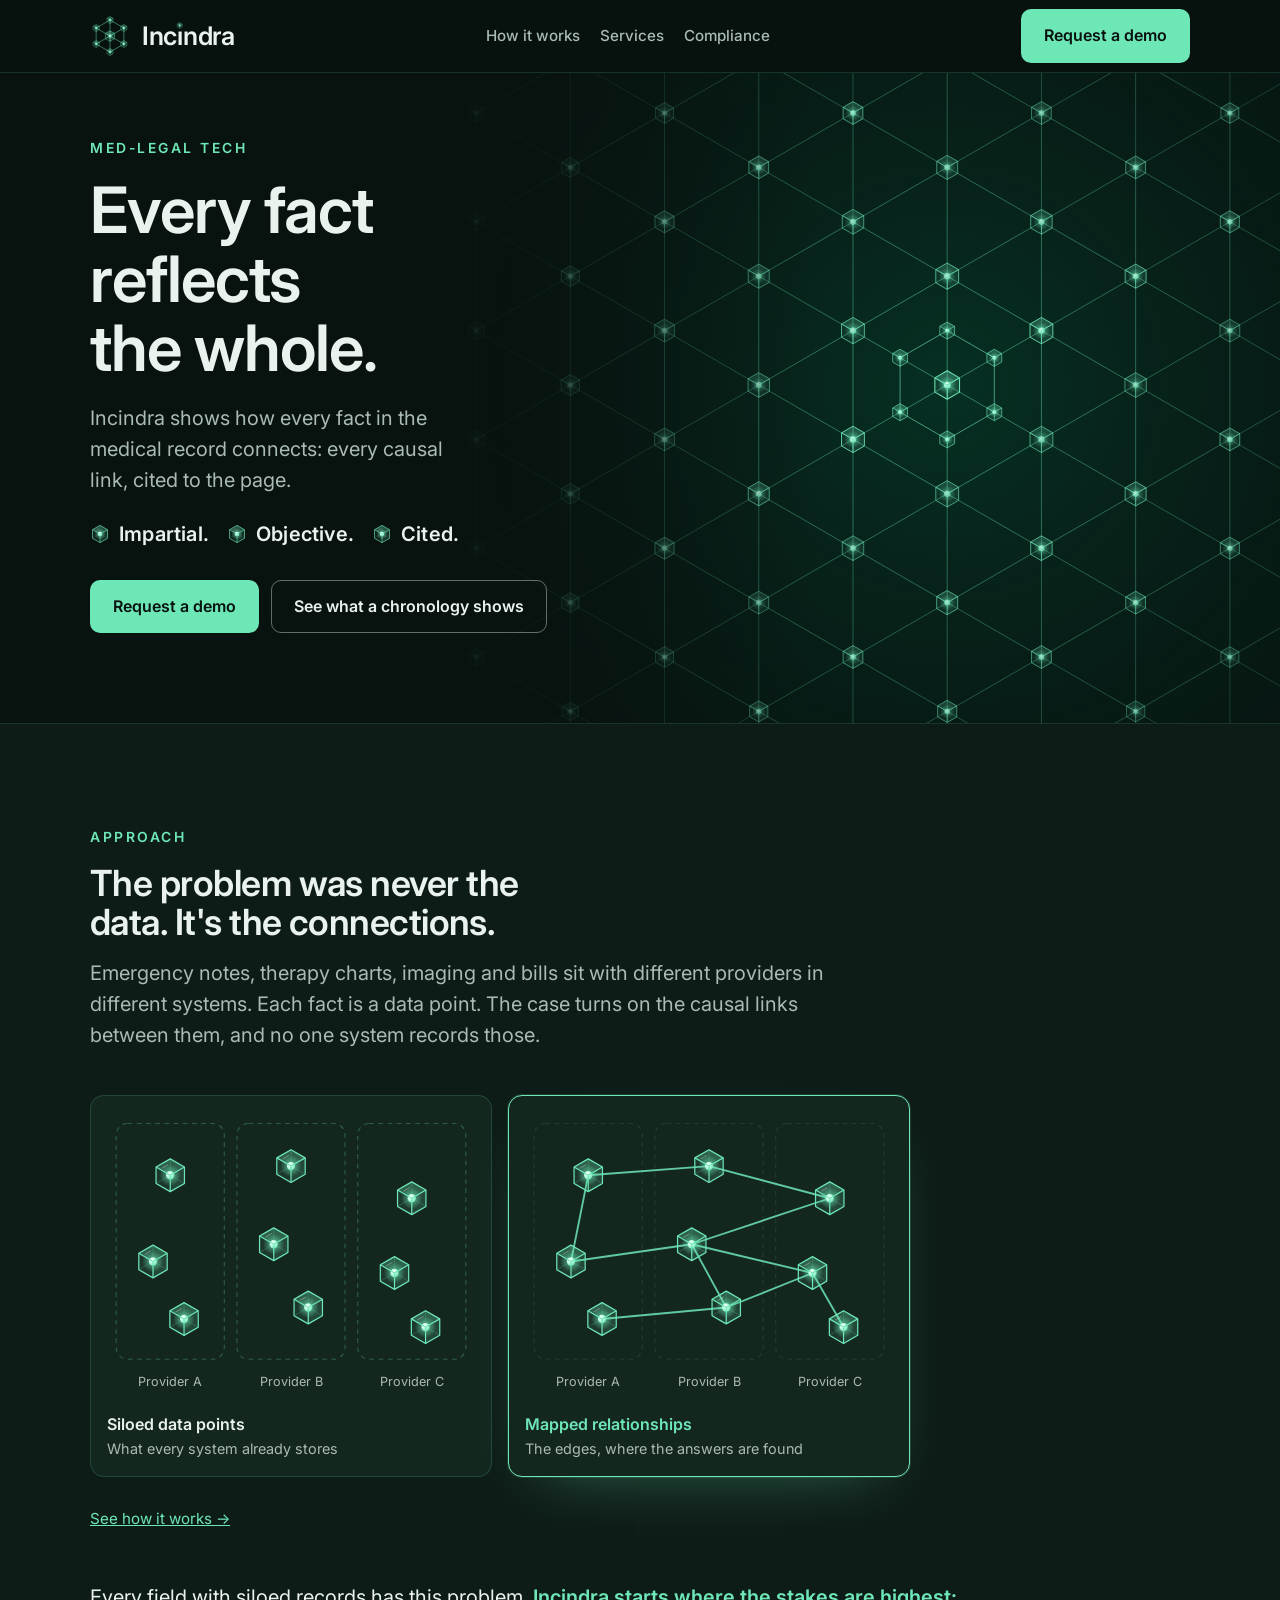
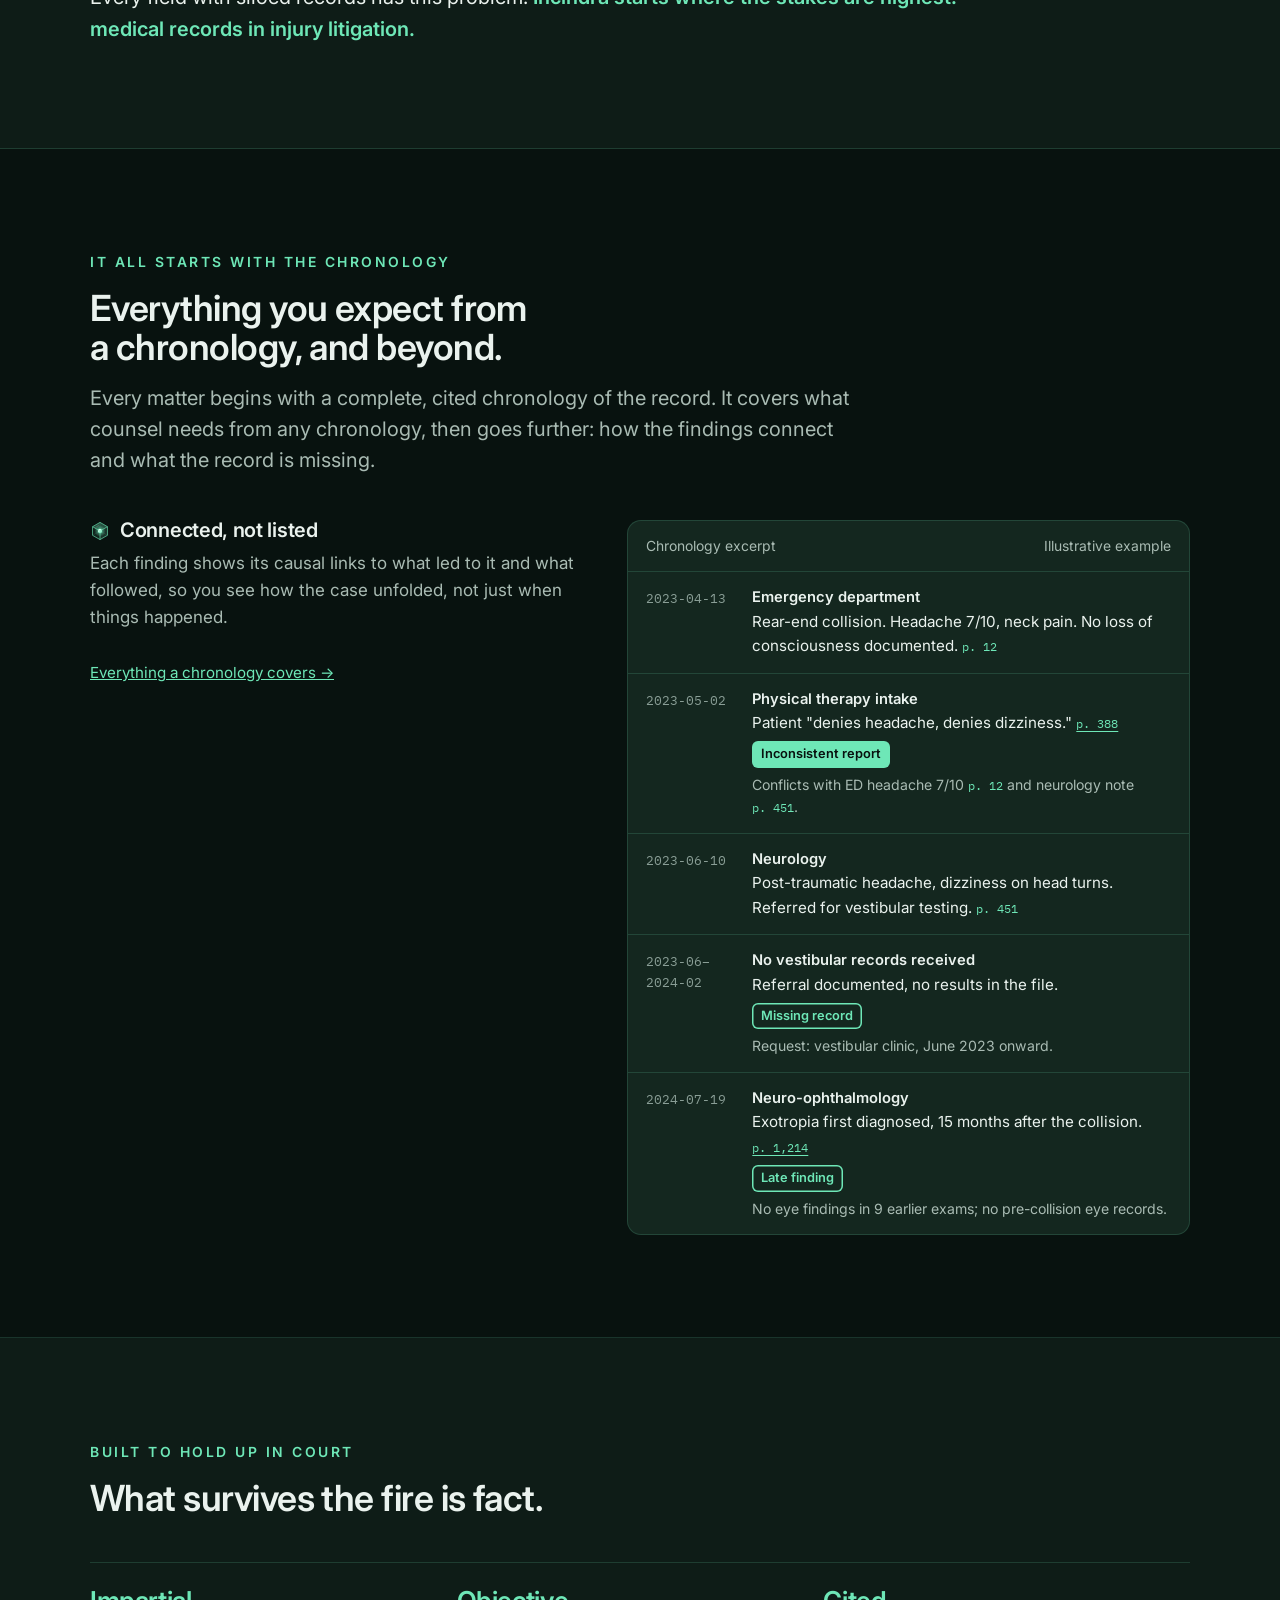
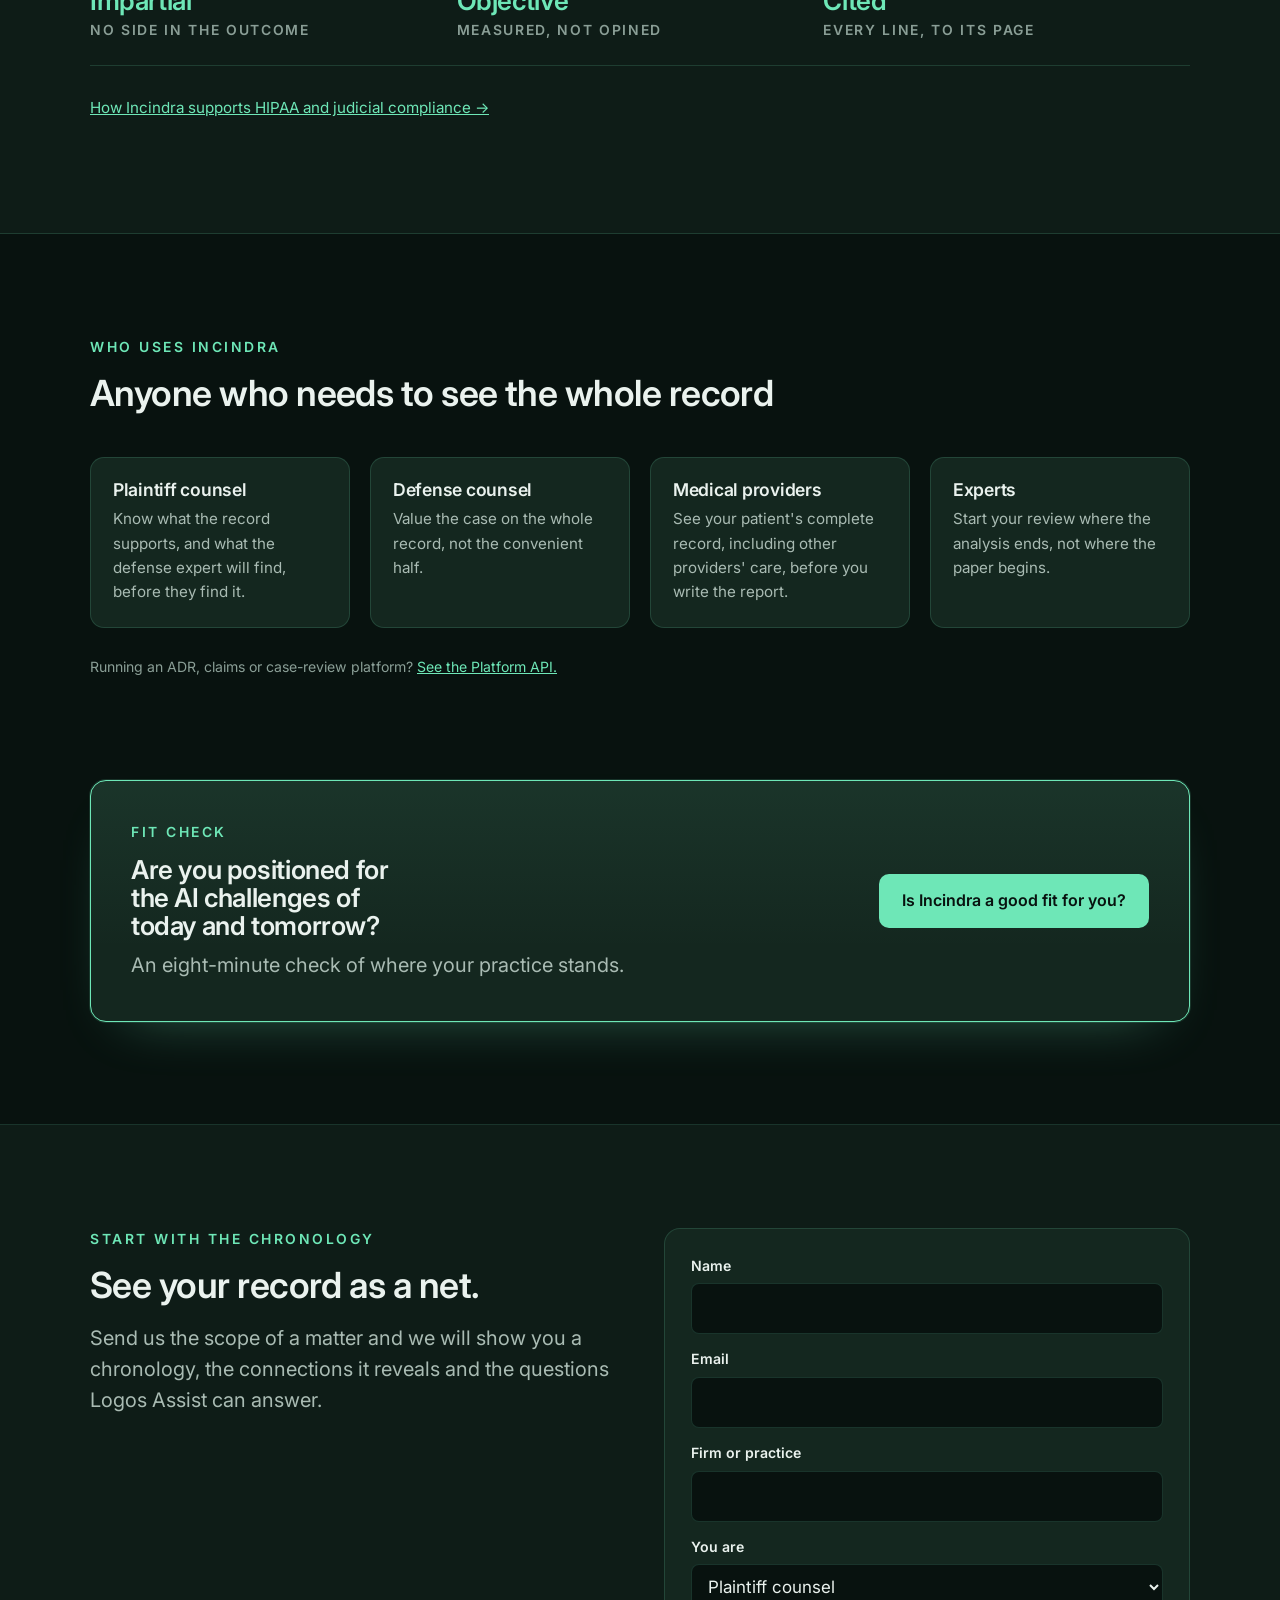
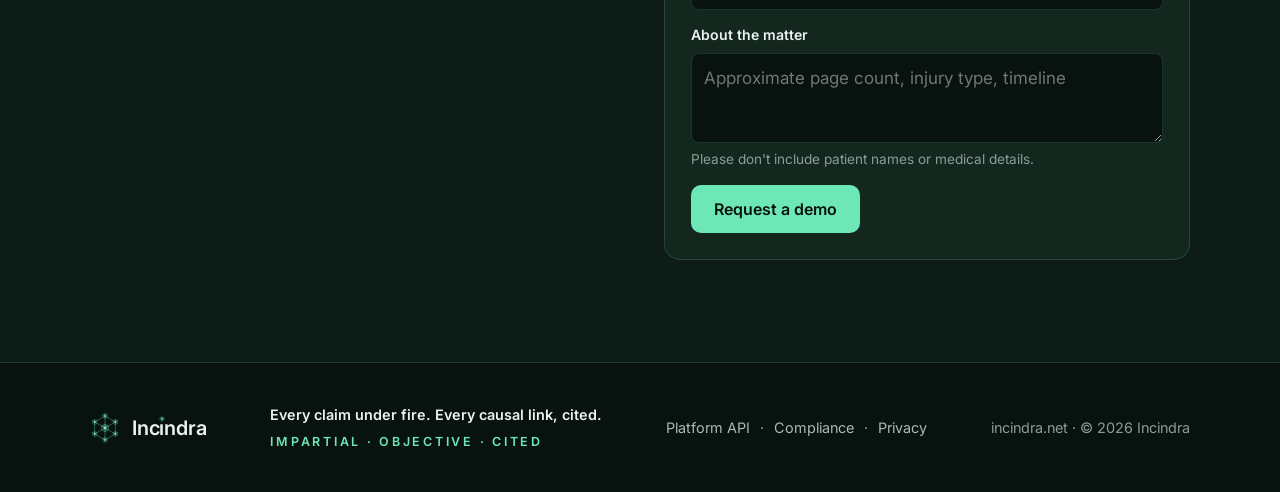
<file: index.html>
<!doctype html>
<html lang="en">
<head>
<meta charset="utf-8">
<meta name="viewport" content="width=device-width,initial-scale=1,viewport-fit=cover">
<title>Incindra · Every fact reflects the whole</title>
<meta name="description" content="Incindra shows how every fact in the medical record connects: every causal link, cited to the page.">
<link rel="canonical" href="https://incindra.net/">
<meta property="og:type" content="website">
<meta property="og:site_name" content="Incindra">
<meta property="og:title" content="Incindra · Every fact reflects the whole">
<meta property="og:description" content="Incindra shows how every fact in the medical record connects: every causal link, cited to the page.">
<meta property="og:url" content="https://incindra.net/">
<meta property="og:image" content="OG_IMAGE_PATH">
<meta name="twitter:card" content="summary_large_image">
<meta name="twitter:title" content="Incindra · Every fact reflects the whole">
<meta name="twitter:description" content="Incindra shows how every fact in the medical record connects: every causal link, cited to the page.">
<meta name="twitter:image" content="OG_IMAGE_PATH">
<meta name="theme-color" content="#08120F">
<link rel="icon" href="data:image/svg+xml,%3Csvg xmlns='http://www.w3.org/2000/svg' viewBox='-1.1 -1.1 2.2 2.2'%3E%3Cpolygon points='0,-0.95 0.823,-0.475 0,0 -0.823,-0.475' fill='%236EE7B7' fill-opacity='.30'/%3E%3Cpolygon points='0.823,-0.475 0.823,0.475 0,0.95 0,0' fill='%236EE7B7' fill-opacity='.17'/%3E%3Cpolygon points='-0.823,-0.475 0,0 0,0.95 -0.823,0.475' fill='%236EE7B7' fill-opacity='.09'/%3E%3Ccircle r='.26' fill='%23d9fff0'/%3E%3Cg stroke='%236EE7B7' stroke-width='.1' fill='none' stroke-linejoin='round'%3E%3Cline x1='0' y1='0' x2='-0.823' y2='-0.475'/%3E%3Cline x1='0' y1='0' x2='0.823' y2='-0.475'/%3E%3Cline x1='0' y1='0' x2='0' y2='0.95'/%3E%3Cpolygon points='0,-0.95 0.823,-0.475 0.823,0.475 0,0.95 -0.823,0.475 -0.823,-0.475'/%3E%3C/g%3E%3C/svg%3E">
<link rel="preconnect" href="https://fonts.googleapis.com">
<link rel="preconnect" href="https://fonts.gstatic.com" crossorigin>
<link rel="stylesheet" href="https://fonts.googleapis.com/css2?family=Inter:wght@400;500;600&family=IBM+Plex+Mono:wght@400;500&display=swap">
<link rel="stylesheet" href="assets/styles.css">
<script>document.documentElement.className+=' js'</script>
<script src="assets/main.js" defer></script>
<script src="assets/hero.js" defer></script>
</head>
<body data-page="home">
<a class="skip" href="#main">Skip to content</a>
<svg width="0" height="0" style="position:absolute" aria-hidden="true">
  <defs>
    <radialGradient id="cOrb" cx=".36" cy=".34" r=".7"><stop offset="0" stop-color="#ffffff"/><stop offset=".35" stop-color="#d9fff0"/><stop offset="1" stop-color="#6EE7B7"/></radialGradient>
    <radialGradient id="cHalo"><stop offset="0" stop-color="#6EE7B7" stop-opacity=".75"/><stop offset="1" stop-color="#6EE7B7" stop-opacity="0"/></radialGradient>
    <symbol id="cube" viewBox="-1 -1 2 2" overflow="visible">
      <polygon points="0,-0.95 0.823,-0.475 0,0 -0.823,-0.475" fill="#6EE7B7" fill-opacity=".30"/>
      <polygon points="0.823,-0.475 0.823,0.475 0,0.95 0,0" fill="#6EE7B7" fill-opacity=".17"/>
      <polygon points="-0.823,-0.475 0,0 0,0.95 -0.823,0.475" fill="#6EE7B7" fill-opacity=".09"/>
      <circle r=".62" fill="url(#cHalo)"/>
      <g stroke="#6EE7B7" stroke-opacity=".3" stroke-width=".04"><line x1="0" y1="0" x2="0" y2="-0.95"/><line x1="0" y1="0" x2="0.823" y2="0.475"/><line x1="0" y1="0" x2="-0.823" y2="0.475"/></g>
      <circle r=".24" fill="url(#cOrb)"/>
      <g stroke="#6EE7B7" stroke-width=".07" fill="none" stroke-linejoin="round"><line x1="0" y1="0" x2="-0.823" y2="-0.475"/><line x1="0" y1="0" x2="0.823" y2="-0.475"/><line x1="0" y1="0" x2="0" y2="0.95"/><polygon points="0,-0.95 0.823,-0.475 0.823,0.475 0,0.95 -0.823,0.475 -0.823,-0.475"/></g>
      <line x1="-0.5" y1="-0.4" x2="-0.12" y2="-0.62" stroke="#ffffff" stroke-opacity=".45" stroke-width=".04"/>
    </symbol>
    <symbol id="mark" viewBox="0 0 100 100" overflow="visible">
      <g stroke="#6EE7B7" stroke-width="1.4" fill="none" stroke-linejoin="round" opacity=".85">
        <path d="M50,10 L84.6,30 L84.6,70 L50,90 L15.4,70 L15.4,30 Z"/>
        <path d="M50,50 L50,10 M50,50 L84.6,30 M50,50 L84.6,70 M50,50 L50,90 M50,50 L15.4,70 M50,50 L15.4,30"/>
      </g>
      <use href="#cube" x="40.5" y="0.5" width="19" height="19"/><use href="#cube" x="75.1" y="20.5" width="19" height="19"/>
      <use href="#cube" x="75.1" y="60.5" width="19" height="19"/><use href="#cube" x="40.5" y="80.5" width="19" height="19"/>
      <use href="#cube" x="5.9" y="60.5" width="19" height="19"/><use href="#cube" x="5.9" y="20.5" width="19" height="19"/>
      <use href="#cube" x="36" y="36" width="28" height="28"/>
    </symbol>
  </defs>
</svg>

<header>
  <div class="wrap bar">
    <a class="brand" href="#main" aria-label="Incindra home">
      <svg viewBox="0 0 100 100" aria-hidden="true"><use href="#mark"/></svg>
      <span class="word">Inc<span class="idot">ı</span>ndra</span>
    </a>
    <nav id="site-nav" class="site-nav" aria-label="Main">
      <ul>
        <li><a href="how-it-works.html">How it works</a></li>
        <li><a href="services.html">Services</a></li>
        <li><a href="compliance.html">Compliance</a></li>
      </ul>
      <a class="btn btn-primary nav-demo" href="#demo">Request a demo</a>
    </nav>
    <div class="bar-end">
      <a class="btn btn-primary head-demo" href="#demo">Request a demo</a>
      <button class="menu-toggle" type="button" aria-expanded="false" aria-controls="site-nav"><span class="sr-only">Menu</span><span class="burger" aria-hidden="true"></span></button>
    </div>
  </div>
</header>

<main id="main">
  <div class="hero">
    <canvas id="heroNet" aria-hidden="true"></canvas>
    <div class="wrap">
      <div class="eyebrow">Med-legal tech</div>
      <h1>Every fact reflects the whole.</h1>
      <p class="lede">Incindra shows how every fact in the medical record connects: every causal link, cited to the page.</p>
      <p class="creed"><span><i class="jewel"></i>Impartial.</span><span><i class="jewel"></i>Objective.</span><span><i class="jewel"></i>Cited.</span></p>
      <div class="ctas">
        <a class="btn btn-primary" href="#demo">Request a demo</a>
        <a class="btn btn-ghost" href="#chronology">See what a chronology shows</a>
      </div>
    </div>
  </div>

  <section id="approach" class="alt" aria-labelledby="approach-h">
    <div class="wrap">
      <div class="sec-head">
        <div class="eyebrow">Approach</div>
        <h2 id="approach-h">The problem was never the data. It's the connections.</h2>
        <p class="lede">Emergency notes, therapy charts, imaging and bills sit with different providers in different systems. Each fact is a data point. The case turns on the causal links between them, and no one system records those.</p>
      </div>
      <div class="approach">
        <div class="graphs">
          <figure class="graph">
            <svg viewBox="0 0 320 250" role="img" aria-label="Nine data points sitting in three separate provider silos, with no connections between them">
              <g fill="none" stroke="#6EE7B7" stroke-opacity=".28" stroke-dasharray="4 4"><rect x="8" y="10" width="94" height="205" rx="10"/><rect x="113" y="10" width="94" height="205" rx="10"/><rect x="218" y="10" width="94" height="205" rx="10"/></g>
              <g font-family="Inter, sans-serif" font-size="11" fill="#A9BBB3" text-anchor="middle"><text x="55" y="238">Provider A</text><text x="160" y="238">Provider B</text><text x="265" y="238">Provider C</text></g>
              <use href="#cube" x="40" y="40" width="30" height="30"/><use href="#cube" x="25" y="115" width="30" height="30"/><use href="#cube" x="52" y="165" width="30" height="30"/>
              <use href="#cube" x="145" y="32" width="30" height="30"/><use href="#cube" x="130" y="100" width="30" height="30"/><use href="#cube" x="160" y="155" width="30" height="30"/>
              <use href="#cube" x="250" y="60" width="30" height="30"/><use href="#cube" x="235" y="125" width="30" height="30"/><use href="#cube" x="262" y="172" width="30" height="30"/>
            </svg>
            <figcaption>Siloed data points<span>What every system already stores</span></figcaption>
          </figure>
          <figure class="graph on">
            <svg viewBox="0 0 320 250" data-playable role="img" aria-label="The same nine data points connected by edges that cross between provider silos">
              <g fill="none" stroke="#6EE7B7" stroke-opacity=".12" stroke-dasharray="4 4"><rect x="8" y="10" width="94" height="205" rx="10"/><rect x="113" y="10" width="94" height="205" rx="10"/><rect x="218" y="10" width="94" height="205" rx="10"/></g>
              <g font-family="Inter, sans-serif" font-size="11" fill="#A9BBB3" text-anchor="middle"><text x="55" y="238">Provider A</text><text x="160" y="238">Provider B</text><text x="265" y="238">Provider C</text></g>
              <g stroke="#6EE7B7" stroke-width="1.6" stroke-opacity=".85" data-draw-edges><line x1="55" y1="55" x2="160" y2="47"/><line x1="55" y1="55" x2="40" y2="130"/><line x1="40" y1="130" x2="145" y2="115"/><line x1="145" y1="115" x2="265" y2="75"/><line x1="160" y1="47" x2="265" y2="75"/><line x1="67" y1="180" x2="175" y2="170"/><line x1="145" y1="115" x2="175" y2="170"/><line x1="175" y1="170" x2="250" y2="140"/><line x1="250" y1="140" x2="277" y2="187"/><line x1="145" y1="115" x2="250" y2="140"/></g>
              <use href="#cube" x="40" y="40" width="30" height="30"/><use href="#cube" x="25" y="115" width="30" height="30"/><use href="#cube" x="52" y="165" width="30" height="30"/>
              <use href="#cube" x="145" y="32" width="30" height="30"/><use href="#cube" x="130" y="100" width="30" height="30"/><use href="#cube" x="160" y="155" width="30" height="30"/>
              <use href="#cube" x="250" y="60" width="30" height="30"/><use href="#cube" x="235" y="125" width="30" height="30"/><use href="#cube" x="262" y="172" width="30" height="30"/>
            </svg>
            <figcaption>Mapped relationships<span>The edges, where the answers are found</span></figcaption>
          </figure>
        </div>
      </div>
      <p class="more"><a href="how-it-works.html">See how it works &rarr;</a></p>
      <p class="scope">Every field with siloed records has this problem. <b>Incindra starts where the stakes are highest: medical records in injury litigation.</b></p>
    </div>
  </section>

  <section id="chronology" aria-labelledby="chrono-h">
    <div class="wrap">
      <div class="sec-head">
        <div class="eyebrow">It all starts with the chronology</div>
        <h2 id="chrono-h">Everything you expect from a chronology, and beyond.</h2>
        <p class="lede">Every matter begins with a complete, cited chronology of the record. It covers what counsel needs from any chronology, then goes further: how the findings connect and what the record is missing.</p>
      </div>
      <div class="chrono">
        <div>
          <div class="map3">
            <div><h3><i class="jewel"></i>Connected, not listed</h3><p>Each finding shows its causal links to what led to it and what followed, so you see how the case unfolded, not just when things happened.</p></div>
          </div>
          <p class="more"><a href="how-it-works.html#chronology">Everything a chronology covers &rarr;</a></p>
        </div>
        <div class="timeline" role="figure" aria-label="Illustrative excerpt of an Incindra chronology">
          <div class="timeline-head"><span>Chronology excerpt</span><span>Illustrative example</span></div>
          <div class="tl-row"><div class="tl-date">2023-04-13</div><div><div class="who">Emergency department</div>Rear-end collision. Headache 7/10, neck pain. No loss of consciousness documented. <span class="cite">p. 12</span></div></div>
          <div class="tl-row"><div class="tl-date">2023-05-02</div><div><div class="who">Physical therapy intake</div>Patient "denies headache, denies dizziness." <span class="cite">p. 388</span><br><span class="flag">Inconsistent report</span><div class="link-line">Conflicts with ED headache 7/10 <span class="cite">p. 12</span> and neurology note <span class="cite">p. 451</span>.</div></div></div>
          <div class="tl-row"><div class="tl-date">2023-06-10</div><div><div class="who">Neurology</div>Post-traumatic headache, dizziness on head turns. Referred for vestibular testing. <span class="cite">p. 451</span></div></div>
          <div class="tl-row"><div class="tl-date">2023-06–2024-02</div><div><div class="who">No vestibular records received</div>Referral documented, no results in the file.<br><span class="flag amber">Missing record</span><div class="link-line">Request: vestibular clinic, June 2023 onward.</div></div></div>
          <div class="tl-row"><div class="tl-date">2024-07-19</div><div><div class="who">Neuro-ophthalmology</div>Exotropia first diagnosed, 15 months after the collision. <span class="cite">p. 1,214</span><br><span class="flag amber">Late finding</span><div class="link-line">No eye findings in 9 earlier exams; no pre-collision eye records.</div></div></div>
        </div>
      </div>
    </div>
  </section>

  <section id="court" class="alt" aria-labelledby="court-h">
    <div class="wrap">
      <div class="sec-head">
        <div class="eyebrow">Built to hold up in court</div>
        <h2 id="court-h">What survives the fire is fact.</h2>
      </div>
      <div class="court condensed">
        <div><h3 class="court-word"><a href="compliance.html#impartial">Impartial</a></h3><p class="court-sub">No side in the outcome</p></div>
        <div><h3 class="court-word"><a href="compliance.html#objective">Objective</a></h3><p class="court-sub">Measured, not opined</p></div>
        <div><h3 class="court-word"><a href="compliance.html#cited">Cited</a></h3><p class="court-sub">Every line, to its page</p></div>
      </div>
      <p class="more"><a href="compliance.html">How Incindra supports HIPAA and judicial compliance &rarr;</a></p>
    </div>
  </section>

  <section id="who" aria-labelledby="who-h">
    <div class="wrap">
      <div class="sec-head">
        <div class="eyebrow">Who uses Incindra</div>
        <h2 id="who-h">Anyone who needs to see the whole record</h2>
      </div>
      <div class="who-grid">
        <div><h3>Plaintiff counsel</h3><p>Know what the record supports, and what the defense expert will find, before they find it.</p></div>
        <div><h3>Defense counsel</h3><p>Value the case on the whole record, not the convenient half.</p></div>
        <div><h3>Medical providers</h3><p>See your patient's complete record, including other providers' care, before you write the report.</p></div>
        <div><h3>Experts</h3><p>Start your review where the analysis ends, not where the paper begins.</p></div>
      </div>
      <p class="fine">Running an ADR, claims or case-review platform? <a href="platform-api.html">See the Platform API.</a></p>
    </div>
  </section>

  <section id="fitcheck" class="fit" aria-labelledby="fit-h">
    <div class="wrap">
      <div class="band fit-card">
        <div>
          <div class="eyebrow">Fit Check</div>
          <h2 id="fit-h">Are you positioned for the AI challenges of today and tomorrow?</h2>
          <p class="lede">An eight-minute check of where your practice stands.</p>
        </div>
        <a class="btn btn-primary" href="fitcheck/">Is Incindra a good fit for you?</a>
      </div>
    </div>
  </section>

  <section id="demo" class="alt" aria-labelledby="demo-h">
    <div class="wrap cta">
      <div>
        <div class="eyebrow">Start with the chronology</div>
        <h2 id="demo-h">See your record as a net.</h2>
        <p class="lede">Send us the scope of a matter and we will show you a chronology, the connections it reveals and the questions Logos Assist can answer.</p>
      </div>
      <form id="demoForm" class="demo-form" method="post" novalidate>
        <div class="field">
          <label for="f-name">Name</label>
          <input id="f-name" name="name" autocomplete="name" required aria-describedby="f-name-err">
          <p class="field-error" id="f-name-err" hidden></p>
        </div>
        <div class="field">
          <label for="f-email">Email</label>
          <input id="f-email" name="email" type="email" autocomplete="email" required aria-describedby="f-email-err">
          <p class="field-error" id="f-email-err" hidden></p>
        </div>
        <div class="field">
          <label for="f-org">Firm or practice</label>
          <input id="f-org" name="org" autocomplete="organization">
        </div>
        <div class="field">
          <label for="f-role">You are</label>
          <select id="f-role" name="role">
            <option>Plaintiff counsel</option><option>Defense counsel</option><option>Medical provider</option><option>Expert</option><option>ADR or claims platform</option><option>Other</option>
          </select>
        </div>
        <div class="field">
          <label for="f-scope">About the matter</label>
          <textarea id="f-scope" name="scope" placeholder="Approximate page count, injury type, timeline" aria-describedby="f-scope-help"></textarea>
          <p class="note" id="f-scope-help">Please don't include patient names or medical details.</p>
        </div>
        <input class="hp" type="text" name="_gotcha" tabindex="-1" autocomplete="off" aria-hidden="true">
        <input type="hidden" name="_subject" value="Incindra demo request">
        <input type="hidden" name="page" value="">
        <button class="btn btn-primary" type="submit">Request a demo</button>
        <p class="form-status" role="status" aria-live="polite"></p>
      </form>
    </div>
  </section>
</main>

<footer>
  <div class="wrap">
    <a class="brand" href="#main" aria-label="Incindra home"><svg viewBox="0 0 100 100" aria-hidden="true"><use href="#mark"/></svg><span class="word">Inc<span class="idot">ı</span>ndra</span></a>
    <span class="foot-tag"><span>Every claim under fire. Every causal link, cited.</span><span class="tagline">Impartial · Objective · Cited</span></span>
    <nav class="foot-links" aria-label="Footer">
      <ul><li><a href="platform-api.html">Platform API</a></li><li><a href="compliance.html">Compliance</a></li><li><a href="privacy.html">Privacy</a></li></ul>
    </nav>
    <span>incindra.net · © 2026 Incindra</span>
  </div>
</footer>
</body>
</html>
</file>
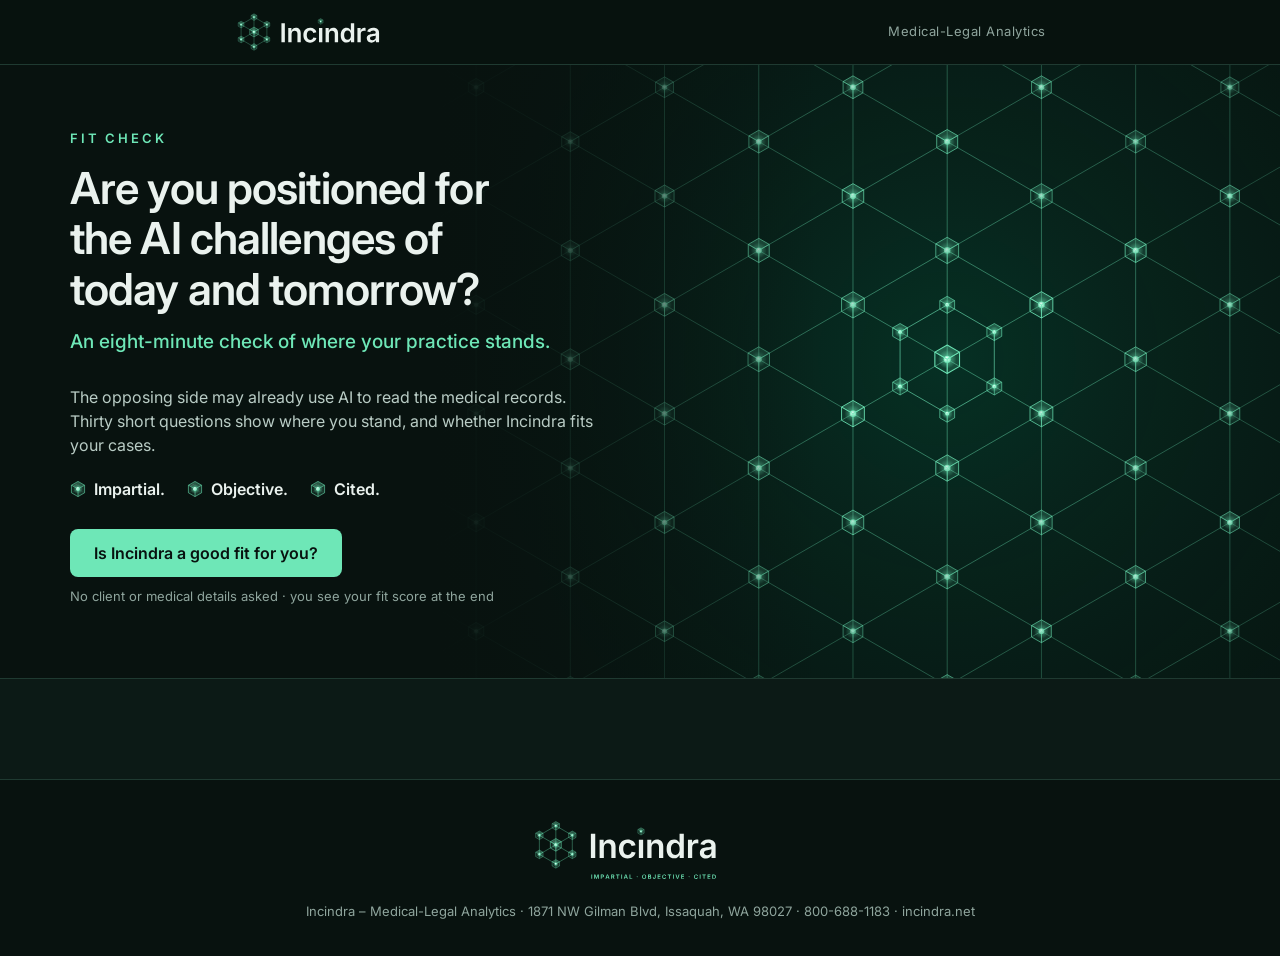
<file: fitcheck/index.html>
<!DOCTYPE html>
<html lang="en">
<head>
<meta charset="utf-8">
<meta name="viewport" content="width=device-width, initial-scale=1">
<title>Incindra Fit Check</title>
<meta name="description" content="The opposing side may already use AI to read the medical records. Thirty short questions show where you stand, and whether Incindra fits your cases.">
<link rel="canonical" href="https://incindra.net/fitcheck/">
<meta property="og:type" content="website">
<meta property="og:site_name" content="Incindra">
<meta property="og:title" content="Incindra Fit Check">
<meta property="og:description" content="The opposing side may already use AI to read the medical records. Thirty short questions show where you stand, and whether Incindra fits your cases.">
<meta property="og:url" content="https://incindra.net/fitcheck/">
<meta property="og:image" content="OG_IMAGE_PATH">
<meta name="twitter:card" content="summary_large_image">
<meta name="twitter:title" content="Incindra Fit Check">
<meta name="twitter:description" content="The opposing side may already use AI to read the medical records. Thirty short questions show where you stand, and whether Incindra fits your cases.">
<meta name="twitter:image" content="OG_IMAGE_PATH">
<meta name="theme-color" content="#08120F">
<link rel="icon" href="data:image/svg+xml,%3Csvg xmlns='http://www.w3.org/2000/svg' viewBox='-1.1 -1.1 2.2 2.2'%3E%3Cpolygon points='0,-0.95 0.823,-0.475 0,0 -0.823,-0.475' fill='%236EE7B7' fill-opacity='.30'/%3E%3Cpolygon points='0.823,-0.475 0.823,0.475 0,0.95 0,0' fill='%236EE7B7' fill-opacity='.17'/%3E%3Cpolygon points='-0.823,-0.475 0,0 0,0.95 -0.823,0.475' fill='%236EE7B7' fill-opacity='.09'/%3E%3Ccircle r='.26' fill='%23d9fff0'/%3E%3Cg stroke='%236EE7B7' stroke-width='.1' fill='none' stroke-linejoin='round'%3E%3Cline x1='0' y1='0' x2='-0.823' y2='-0.475'/%3E%3Cline x1='0' y1='0' x2='0.823' y2='-0.475'/%3E%3Cline x1='0' y1='0' x2='0' y2='0.95'/%3E%3Cpolygon points='0,-0.95 0.823,-0.475 0.823,0.475 0,0.95 -0.823,0.475 -0.823,-0.475'/%3E%3C/g%3E%3C/svg%3E">
<link rel="preconnect" href="https://fonts.googleapis.com">
<link href="https://fonts.googleapis.com/css2?family=Inter:wght@400;500;600;700&display=swap" rel="stylesheet">
<style>
:root{--ink:#08120F;--jade:#6EE7B7;--deep:#0F7A5A;--mist:#EEF8F4;--line:#CFE9DF;--muted:#5B6B66;--card:#13241F}
*{box-sizing:border-box}
body{margin:0;font-family:Inter,Arial,sans-serif;color:var(--ink);background:#fff;line-height:1.5}
.hero{background:var(--ink);color:#fff;padding:48px 24px 56px}
.wrap{max-width:860px;margin:0 auto}
.mark{height:42px;display:block;margin-bottom:36px}
h1{font-size:clamp(28px,5vw,44px);line-height:1.15;margin:0 0 14px;font-weight:700}
.lede{color:var(--jade);font-size:19px;margin:0 0 28px;max-width:640px}
.btn{display:inline-block;background:var(--jade);color:var(--ink);border:0;border-radius:10px;padding:15px 26px;font:600 17px Inter,Arial,sans-serif;cursor:pointer;text-decoration:none}
.btn:hover{filter:brightness(1.07)}
.btn.ghost{background:transparent;color:var(--deep);border:2px solid var(--deep)}
.btn:disabled{opacity:.45;cursor:not-allowed}
.small{font-size:14px;color:#9FB3AC;margin-top:14px}
main{padding:36px 24px 64px}
.panel{display:none}.panel.on{display:block}
label{display:block;font-weight:600;font-size:15px;margin:16px 0 6px}
input[type=text],input[type=email],input[type=tel],select,textarea{width:100%;padding:12px 14px;border:1px solid var(--line);border-radius:8px;font:16px Inter,Arial,sans-serif;background:#fff}
.row{display:grid;grid-template-columns:1fr 1fr;gap:0 18px}
@media(max-width:640px){.row{grid-template-columns:1fr}}
.check{display:flex;gap:10px;align-items:flex-start;margin-top:18px;font-size:14px;color:var(--muted)}
.check input{margin-top:3px}
.progress{height:8px;background:var(--mist);border-radius:6px;overflow:hidden;margin:6px 0 26px}
.progress>div{height:100%;background:var(--deep);width:0;transition:width .25s}
.qmeta{color:var(--deep);font-weight:600;font-size:14px;letter-spacing:.02em}
.qtext{font-size:clamp(21px,3vw,26px);font-weight:700;line-height:1.3;margin:6px 0 22px}
.opts{display:grid;grid-template-columns:1fr 1fr;gap:14px}
@media(max-width:640px){.opts{grid-template-columns:1fr}}
.opt{display:flex;gap:14px;align-items:center;text-align:left;background:var(--mist);border:2px solid var(--mist);border-radius:12px;padding:16px;font:500 17px Inter,Arial,sans-serif;color:var(--ink);cursor:pointer}
.opt b{flex:0 0 40px;height:40px;border-radius:50%;background:var(--ink);color:var(--jade);display:grid;place-items:center;font-size:18px}
.opt.sel{border-color:var(--deep);background:#DDF3EA}
.scale{display:grid;grid-template-columns:repeat(11,1fr);gap:6px}
.scale button{aspect-ratio:1;border-radius:50%;border:2px solid var(--ink);background:var(--ink);color:var(--jade);font:700 16px Inter,Arial,sans-serif;cursor:pointer;padding:0}
.scale button.sel{background:var(--jade);color:var(--ink);border-color:var(--deep)}
.ends{display:flex;justify-content:space-between;font-size:14px;color:var(--muted);margin-top:8px}
.nav{display:flex;justify-content:space-between;margin-top:30px;gap:12px}
.score{background:var(--ink);color:#fff;border-radius:16px;padding:30px;display:grid;grid-template-columns:auto 1fr;gap:26px;align-items:center}
@media(max-width:640px){.score{grid-template-columns:1fr}}
.pct{font-size:72px;font-weight:700;color:var(--jade);line-height:1}
.band{font-size:21px;font-weight:600;margin:0 0 6px}
.speaks{margin-top:30px}
.say{background:var(--ink);color:#fff;border-radius:14px;padding:22px 24px;margin:14px 0}
.say h3{margin:0 0 4px;font-size:18px}
.say .who{color:var(--jade);font-size:13px;font-weight:600;letter-spacing:.06em;text-transform:uppercase}
.say ul{margin:10px 0 0 18px;padding:0}
.say li{margin:6px 0}
.say .clear{margin-top:12px;background:var(--card);border-radius:8px;padding:10px 12px;color:#CFE9DF;font-size:15px}
.say .clear b{color:var(--jade)}
.cta{border:2px solid var(--deep);border-radius:16px;padding:26px;margin-top:30px}
.cta h2{margin:0 0 8px}
details{margin-top:18px}
.linkbtn{background:none;border:0;color:var(--jade);font:600 14px Inter,Arial,sans-serif;text-decoration:underline;cursor:pointer;padding:0;margin-top:10px}
.how{background:var(--mist);border-radius:14px;padding:20px 22px;margin-top:16px}
.how h3{margin:0 0 8px}
.cbar{display:grid;grid-template-columns:minmax(150px,46%) 1fr 44px;gap:10px;align-items:center;margin:8px 0;font-size:14px}
.cbar .t{height:10px;background:#fff;border-radius:6px;overflow:hidden}.cbar .t>div{height:100%;background:var(--deep)}
.btn.placeholder{opacity:.55;cursor:default}
.ref input{margin-top:6px}
summary{cursor:pointer;color:var(--deep);font-weight:600}
.copybox{width:100%;min-height:110px;margin-top:10px;font:13px ui-monospace,Menlo,monospace}
.note{font-size:13px;color:var(--muted)}
.sendrow{margin-top:18px;padding-top:18px;border-top:1px solid #1F3A31}
.sendrow .btn{font-size:18px;padding:16px 28px;margin-bottom:8px}
footer{background:var(--ink);color:#9FB3AC;font-size:13px;padding:22px 24px;text-align:center}
footer span{letter-spacing:.18em;color:var(--jade)}

@media print{
  nav.top,.hero,footer,.btn,.sendrow .note,#sendstate,.progress,#bar,.copyrow,#copy,#copied,.lattice{display:none!important}
  body,main,.panel,.score,.say,.cta,.how,.copybox,details{background:#fff!important;color:#0B1512!important;box-shadow:none!important}
  .score,.say,.cta,.how{border:1px solid #CFE9DF!important;break-inside:avoid}
  h1,h2,h3,legend,.qtext,label,li,p,summary,.who{color:#0B1512!important}
  .eyebrow,.say .clear b,.who{color:#0B7A55!important}
  .say .clear{background:#EEF8F4!important;border:none!important}
  .cbar .t{background:#EEF8F4!important}.cbar .t>div{background:#0B7A55!important}
  .printhead{display:block!important}
  details>summary{list-style:none}
}
.printhead{display:none}

/* ---- Incindra website look (dark) ---- */
:root{--bg:#08120F;--bg2:#0C1A16;--panel:#0F1F1A;--card:#13241F;--edge:#1F3A31;--jade:#6EE7B7;--deep:#0F7A5A;--text:#EAF2EE;--soft:#B9CCC5;--muted:#8FA59D}
body{background:var(--bg2);color:var(--text);-webkit-font-smoothing:antialiased}
nav.top{position:sticky;top:0;z-index:5;background:rgba(8,18,15,.92);backdrop-filter:blur(6px);border-bottom:1px solid var(--edge)}
nav.top .navin{display:flex;align-items:center;justify-content:space-between;padding:12px 24px;gap:16px}
nav.top .navin svg{display:block;height:40px;width:auto}
nav.top .cat{color:var(--muted);font-size:13px;letter-spacing:.04em}
.hero{position:relative;overflow:hidden;background:var(--bg);padding:64px 24px 72px;border-bottom:1px solid var(--edge)}
.hero .wrap.herogrid{max-width:1140px;position:static}
.herotext{position:relative;z-index:1;max-width:min(620px, calc(47vw - max(24px, (100vw - 1140px) / 2)))}
.heroart{position:absolute;inset:0;z-index:0}
.heroart canvas{width:100%;height:100%;display:block}
.heroart::after{content:"";position:absolute;inset:0;background:linear-gradient(90deg,var(--bg) 0%,var(--bg) 34%,rgba(8,18,15,.55) 48%,rgba(8,18,15,0) 64%);pointer-events:none}
@media (max-width:900px){.herotext{max-width:none}.heroart::after{background:linear-gradient(180deg,rgba(8,18,15,.75),var(--bg) 65%)}}
.hero .wrap{position:relative;z-index:1}
.eyebrow{color:var(--jade);font-size:13px;font-weight:600;letter-spacing:.22em;text-transform:uppercase;margin:0 0 14px}
h1{color:var(--text);font-weight:600;letter-spacing:-.02em;max-width:820px;text-wrap:balance}
h2,h3,legend{color:var(--text)}
.lede{color:var(--jade);font-weight:500;max-width:600px}
.body{color:var(--soft);font-size:16px;max-width:600px;margin:0 0 20px}
.trio{display:flex;gap:22px;flex-wrap:wrap;margin:0 0 28px;font-weight:600;color:var(--text)}
.trio span{display:inline-flex;align-items:center;gap:8px}
svg.cube{width:16px;height:16px;overflow:visible}
.btn{border-radius:8px;font-weight:600;font-size:16px;padding:14px 24px}
.btn.ghost{background:transparent;color:var(--text);border:1px solid #3A5A4F}
.btn.ghost:hover{border-color:var(--jade)}
.btnsub{display:block;font-size:13px;color:var(--muted);margin-top:10px}
.small{color:var(--muted)}
main{color:var(--text)}
.note,.hint{color:var(--muted)}
label{color:var(--text)}
input[type=text],input[type=email],input[type=tel],input[type=url],input[type=number],select,textarea{background:var(--bg);color:var(--text);border:1px solid var(--edge)}
input:focus,select:focus,textarea:focus{outline:none;border-color:var(--jade);box-shadow:0 0 0 3px rgba(110,231,183,.15)}
input[type=checkbox],input[type=radio]{accent-color:var(--jade)}
.check{color:var(--soft)}
.progress{background:var(--card)}.progress>div{background:var(--jade)}
.qmeta{color:var(--jade);letter-spacing:.18em;text-transform:uppercase;font-size:12px}
.qtext{color:var(--text);font-weight:600}
.opt{background:var(--card);border:1px solid var(--edge);color:var(--text)}
.opt:hover{border-color:#3A5A4F}
.opt b{background:transparent;border:1.5px solid var(--jade);color:var(--jade);font-size:16px}
.opt.sel{background:#173A2E;border-color:var(--jade)}
.scale button{background:var(--card);border:1.5px solid var(--edge);color:var(--jade)}
.scale button:hover{border-color:var(--jade)}
.scale button.sel{background:var(--jade);color:var(--bg);border-color:var(--jade)}
.ends{color:var(--muted)}
.score,.say,.done{background:var(--panel);border:1px solid var(--edge)}
.say .clear{background:var(--bg);border:1px solid var(--edge)}
.cta{border:1px solid var(--jade);background:linear-gradient(180deg,#10261F,var(--panel));box-shadow:0 0 40px rgba(110,231,183,.08)}
.how{background:var(--panel);border:1px solid var(--edge);color:var(--soft)}
.cbar .t{background:var(--bg)}.cbar .t>div{background:var(--jade)}
summary{color:var(--jade)}
fieldset{border:1px solid var(--edge);background:var(--panel)}
.kq{background:var(--card);border:1px solid var(--edge)}
.kq p{color:var(--text)}.kq label{color:var(--soft)}
.copybox{background:var(--bg);color:var(--soft);border:1px solid var(--edge);border-radius:8px}
.err{color:#FCA5A5}
footer{background:var(--bg);border-top:1px solid var(--edge);color:var(--muted);padding:34px 24px}
footer svg{display:block;margin:0 auto 14px;height:74px;width:auto}
</style>
</head>
<body>
<nav class="top"><div class="wrap navin"><a href="../index.html" aria-label="Incindra home"><svg xmlns="http://www.w3.org/2000/svg" height="40" role="img" aria-label="Incindra" viewBox="30 30 1060 290"><defs>
<radialGradient id="nOrb" cx=".36" cy=".34" r=".7"><stop offset="0" stop-color="#ffffff"/><stop offset=".35" stop-color="#d9fff0"/><stop offset="1" stop-color="#6EE7B7"/></radialGradient>
<radialGradient id="nHalo"><stop offset="0" stop-color="#6EE7B7" stop-opacity=".75"/><stop offset="1" stop-color="#6EE7B7" stop-opacity="0"/></radialGradient>
<symbol id="nCube" viewBox="-1 -1 2 2" overflow="visible">
<polygon points="0,-0.95 0.823,-0.475 0,0 -0.823,-0.475" fill="#6EE7B7" fill-opacity=".30"/>
<polygon points="0.823,-0.475 0.823,0.475 0,0.95 0,0" fill="#6EE7B7" fill-opacity=".17"/>
<polygon points="-0.823,-0.475 0,0 0,0.95 -0.823,0.475" fill="#6EE7B7" fill-opacity=".09"/>
<circle r=".62" fill="url(#nHalo)"/>
<g stroke="#6EE7B7" stroke-opacity=".3" stroke-width=".04"><line x1="0" y1="0" x2="0" y2="-0.95"/><line x1="0" y1="0" x2="0.823" y2="0.475"/><line x1="0" y1="0" x2="-0.823" y2="0.475"/></g>
<circle r=".24" fill="url(#nOrb)"/>
<g stroke="#6EE7B7" stroke-width=".07" fill="none" stroke-linejoin="round"><line x1="0" y1="0" x2="-0.823" y2="-0.475"/><line x1="0" y1="0" x2="0.823" y2="-0.475"/><line x1="0" y1="0" x2="0" y2="0.95"/><polygon points="0,-0.95 0.823,-0.475 0.823,0.475 0,0.95 -0.823,0.475 -0.823,-0.475"/></g>
<line x1="-0.5" y1="-0.4" x2="-0.12" y2="-0.62" stroke="#ffffff" stroke-opacity=".45" stroke-width=".04"/>
</symbol></defs><svg x="40" y="40" width="270" height="270" viewBox="0 0 100 100" overflow="visible">
<g stroke="#6EE7B7" stroke-width="0.9" fill="none" stroke-linejoin="round" opacity=".85">
<path d="M50,10 L84.6,30 L84.6,70 L50,90 L15.4,70 L15.4,30 Z"/>
<path d="M50,50 L50,10 M50,50 L84.6,30 M50,50 L84.6,70 M50,50 L50,90 M50,50 L15.4,70 M50,50 L15.4,30"/></g>
<use href="#nCube" x="40.5" y="0.5" width="19" height="19"/><use href="#nCube" x="75.1" y="20.5" width="19" height="19"/>
<use href="#nCube" x="75.1" y="60.5" width="19" height="19"/><use href="#nCube" x="40.5" y="80.5" width="19" height="19"/>
<use href="#nCube" x="5.9" y="60.5" width="19" height="19"/><use href="#nCube" x="5.9" y="20.5" width="19" height="19"/>
<use href="#nCube" x="36" y="36" width="28" height="28"/></svg><path fill="#EAF2EE" d="M398.6865234375 111.767578125H373.916015625V250.0H398.6865234375ZM447.5263671875 189.2333984375C447.5263671875 174.2041015625 456.8037109375 165.4833984375 469.69921875 165.4833984375C482.31640625 165.4833984375 489.923828125 173.8330078125 489.923828125 187.7490234375V250.0H514.044921875V184.0380859375C514.044921875 159.08203125 499.943359375 144.98046875 478.60546875 144.98046875C463.390625 144.98046875 452.62890625 152.40234375 446.505859375 166.9677734375L446.2275390625 146.279296875H423.4052734375V250.0H447.5263671875ZM582.6455078125 252.1337890625C605.931640625 252.1337890625 623.1875 239.5166015625 627.640625 218.828125L605.0966796875 214.0966796875C602.591796875 225.322265625 594.7060546875 232.55859375 582.8310546875 232.55859375C566.0390625 232.55859375 557.689453125 217.8076171875 557.689453125 198.603515625C557.689453125 179.2138671875 566.0390625 164.5556640625 582.8310546875 164.5556640625C594.5205078125 164.5556640625 602.220703125 171.513671875 604.818359375 182.275390625L627.3623046875 177.5439453125C622.9091796875 157.3193359375 605.74609375 144.98046875 582.6455078125 144.98046875C552.4013671875 144.98046875 533.1044921875 166.4111328125 533.1044921875 198.6962890625C533.1044921875 230.6103515625 552.4013671875 252.1337890625 582.6455078125 252.1337890625ZM646.3291015625 250.0H670.4501953125V146.279296875H646.3291015625ZM718.1767578125 189.2333984375C718.1767578125 174.2041015625 727.4541015625 165.4833984375 740.349609375 165.4833984375C752.966796875 165.4833984375 760.57421875 173.8330078125 760.57421875 187.7490234375V250.0H784.6953125V184.0380859375C784.6953125 159.08203125 770.59375 144.98046875 749.255859375 144.98046875C734.041015625 144.98046875 723.279296875 152.40234375 717.15625 166.9677734375L716.8779296875 146.279296875H694.0556640625V250.0H718.1767578125ZM846.5234375 251.85546875C864.4287109375 251.85546875 872.4072265625 241.09375 876.2109375 233.5791015625H877.6953125V250.0H901.3525390625V111.767578125H877.2314453125V163.4423828125H876.2109375C872.5 156.11328125 864.892578125 144.98046875 846.4306640625 144.98046875C822.4951171875 144.98046875 803.7548828125 163.8134765625 803.7548828125 198.3251953125C803.7548828125 232.373046875 821.9384765625 251.85546875 846.5234375 251.85546875ZM853.1103515625 232.001953125C836.9677734375 232.001953125 828.4326171875 217.71484375 828.4326171875 198.232421875C828.4326171875 178.935546875 836.7822265625 164.833984375 853.1103515625 164.833984375C868.974609375 164.833984375 877.6953125 178.0078125 877.6953125 198.232421875C877.6953125 218.45703125 868.7890625 232.001953125 853.1103515625 232.001953125ZM924.865234375 250.0H948.986328125V188.955078125C948.986328125 175.78125 958.9130859375 166.50390625 972.365234375 166.50390625C976.6328125 166.50390625 981.7353515625 167.1533203125 983.7763671875 167.7099609375V145.537109375C981.45703125 145.166015625 977.6533203125 144.8876953125 974.962890625 144.8876953125C963.087890625 144.8876953125 953.068359375 151.66015625 949.357421875 163.6279296875H948.244140625V146.279296875H924.865234375ZM1027.2353515625 252.1337890625C1043.3779296875 252.1337890625 1053.2119140625 244.619140625 1057.7578125 235.712890625H1058.685546875V250.0H1081.7861328125V180.6982421875C1081.7861328125 153.0517578125 1058.9638671875 144.98046875 1039.4814453125 144.98046875C1018.7001953125 144.98046875 1001.6298828125 153.7939453125 995.5068359375 172.0703125L1017.865234375 176.6162109375C1020.3701171875 169.7509765625 1027.513671875 163.53515625 1039.57421875 163.53515625C1051.3564453125 163.53515625 1057.6650390625 169.47265625 1057.6650390625 179.5849609375V180.048828125C1057.6650390625 187.1923828125 1050.0576171875 187.470703125 1032.0595703125 189.4189453125C1012.0205078125 191.552734375 992.5380859375 197.490234375 992.5380859375 220.869140625C992.5380859375 241.279296875 1007.474609375 252.1337890625 1027.2353515625 252.1337890625ZM1033.451171875 234.228515625C1023.24609375 234.228515625 1015.9169921875 229.58984375 1015.9169921875 220.5908203125C1015.9169921875 211.1279296875 1024.0810546875 207.138671875 1034.935546875 205.654296875C1041.1513671875 204.8193359375 1054.603515625 203.1494140625 1057.8505859375 200.5517578125V212.7978515625C1057.8505859375 224.3017578125 1048.294921875 234.228515625 1033.451171875 234.228515625Z"/><use href="#nCube" x="636.5" y="76.6" width="43.7" height="43.7"/></svg></a><span class="cat">Medical-Legal Analytics</span></div></nav>
<header class="hero">
  <div class="wrap herogrid"><div class="herotext">
    <p class="eyebrow">Fit Check</p>
    <h1>Are you positioned for the AI challenges of today and tomorrow?</h1>
    <p class="lede">An eight-minute check of where your practice stands.</p>
    <p class="body">The opposing side may already use AI to read the medical records. Thirty short questions show where you stand, and whether Incindra fits your cases.</p>
    <div class="trio"><span><svg class="cube" viewBox="-1 -1 2 2" aria-hidden="true"><use href="#nCube" x="-1" y="-1" width="2" height="2"/></svg>Impartial.</span><span><svg class="cube" viewBox="-1 -1 2 2" aria-hidden="true"><use href="#nCube" x="-1" y="-1" width="2" height="2"/></svg>Objective.</span><span><svg class="cube" viewBox="-1 -1 2 2" aria-hidden="true"><use href="#nCube" x="-1" y="-1" width="2" height="2"/></svg>Cited.</span></div>
    <button class="btn" id="start">Is Incindra a good fit for you?</button>
    <span class="btnsub">No client or medical details asked · you see your fit score at the end</span>
  </div><div class="heroart" aria-hidden="true"><canvas id="heroNet"></canvas></div></div>
</header>

<main class="wrap">
  <section class="panel" id="p-info">
    <h2>About you</h2>
    <p class="note">So we can send your results. We never ask for client names or medical information.</p>
    <form id="info">
      <input type="text" id="gotcha" name="_gotcha" tabindex="-1" autocomplete="off" aria-hidden="true" style="position:absolute;left:-9999px;width:1px;height:1px">
      <div class="row">
        <div><label for="name">Your name</label><input id="name" type="text" required autocomplete="name"></div>
        <div><label for="email">Email</label><input id="email" type="email" required autocomplete="email"></div>
        <div><label for="firm">Firm</label><input id="firm" type="text" required autocomplete="organization"></div>
        <div><label for="role">Your role</label><select id="role"><option>Partner</option><option>Associate attorney</option><option>Paralegal or case manager</option><option>Medical expert or consultant</option><option>Other</option></select></div>
        <div><label for="state">State</label><input id="state" type="text" autocomplete="address-level1"></div>
        <div><label for="phone">Phone (optional)</label><input id="phone" type="tel" autocomplete="tel"></div>
      </div>
      <div class="check"><input type="checkbox" id="consent" required><span>I agree that my answers and results are sent to Incindra, and that Incindra may email me my results and occasional updates. I can unsubscribe at any time.</span></div>
      <div class="nav"><span></span><button class="btn" type="submit">Begin the questions</button></div>
    </form>
  </section>

  <section class="panel" id="p-q">
    <div class="qmeta" id="qmeta"></div>
    <div class="progress"><div id="bar"></div></div>
    <div class="qtext" id="qtext"></div>
    <div id="qbody"></div>
    <div class="nav"><button class="btn ghost" id="back">Back</button><button class="btn" id="next" disabled>Next</button></div>
  </section>

  <section class="panel" id="p-result">
    <div class="printhead"><svg xmlns="http://www.w3.org/2000/svg" height="44" role="img" aria-label="Incindra" viewBox="30 30 1060 290"><defs>
<radialGradient id="pOrb" cx=".36" cy=".34" r=".7"><stop offset="0" stop-color="#ffffff"/><stop offset=".35" stop-color="#d9fff0"/><stop offset="1" stop-color="#0B7A55"/></radialGradient>
<radialGradient id="pHalo"><stop offset="0" stop-color="#0B7A55" stop-opacity=".75"/><stop offset="1" stop-color="#0B7A55" stop-opacity="0"/></radialGradient>
<symbol id="pCube" viewBox="-1 -1 2 2" overflow="visible">
<polygon points="0,-0.95 0.823,-0.475 0,0 -0.823,-0.475" fill="#0B7A55" fill-opacity=".30"/>
<polygon points="0.823,-0.475 0.823,0.475 0,0.95 0,0" fill="#0B7A55" fill-opacity=".17"/>
<polygon points="-0.823,-0.475 0,0 0,0.95 -0.823,0.475" fill="#0B7A55" fill-opacity=".09"/>
<circle r=".62" fill="url(#pHalo)"/>
<g stroke="#0B7A55" stroke-opacity=".3" stroke-width=".04"><line x1="0" y1="0" x2="0" y2="-0.95"/><line x1="0" y1="0" x2="0.823" y2="0.475"/><line x1="0" y1="0" x2="-0.823" y2="0.475"/></g>
<circle r=".24" fill="url(#pOrb)"/>
<g stroke="#0B7A55" stroke-width=".07" fill="none" stroke-linejoin="round"><line x1="0" y1="0" x2="-0.823" y2="-0.475"/><line x1="0" y1="0" x2="0.823" y2="-0.475"/><line x1="0" y1="0" x2="0" y2="0.95"/><polygon points="0,-0.95 0.823,-0.475 0.823,0.475 0,0.95 -0.823,0.475 -0.823,-0.475"/></g>
<line x1="-0.5" y1="-0.4" x2="-0.12" y2="-0.62" stroke="#ffffff" stroke-opacity=".45" stroke-width=".04"/>
</symbol></defs><svg x="40" y="40" width="270" height="270" viewBox="0 0 100 100" overflow="visible">
<g stroke="#0B7A55" stroke-width="0.9" fill="none" stroke-linejoin="round" opacity=".85">
<path d="M50,10 L84.6,30 L84.6,70 L50,90 L15.4,70 L15.4,30 Z"/>
<path d="M50,50 L50,10 M50,50 L84.6,30 M50,50 L84.6,70 M50,50 L50,90 M50,50 L15.4,70 M50,50 L15.4,30"/></g>
<use href="#pCube" x="40.5" y="0.5" width="19" height="19"/><use href="#pCube" x="75.1" y="20.5" width="19" height="19"/>
<use href="#pCube" x="75.1" y="60.5" width="19" height="19"/><use href="#pCube" x="40.5" y="80.5" width="19" height="19"/>
<use href="#pCube" x="5.9" y="60.5" width="19" height="19"/><use href="#pCube" x="5.9" y="20.5" width="19" height="19"/>
<use href="#pCube" x="36" y="36" width="28" height="28"/></svg><path fill="#0B1512" d="M398.6865234375 111.767578125H373.916015625V250.0H398.6865234375ZM447.5263671875 189.2333984375C447.5263671875 174.2041015625 456.8037109375 165.4833984375 469.69921875 165.4833984375C482.31640625 165.4833984375 489.923828125 173.8330078125 489.923828125 187.7490234375V250.0H514.044921875V184.0380859375C514.044921875 159.08203125 499.943359375 144.98046875 478.60546875 144.98046875C463.390625 144.98046875 452.62890625 152.40234375 446.505859375 166.9677734375L446.2275390625 146.279296875H423.4052734375V250.0H447.5263671875ZM582.6455078125 252.1337890625C605.931640625 252.1337890625 623.1875 239.5166015625 627.640625 218.828125L605.0966796875 214.0966796875C602.591796875 225.322265625 594.7060546875 232.55859375 582.8310546875 232.55859375C566.0390625 232.55859375 557.689453125 217.8076171875 557.689453125 198.603515625C557.689453125 179.2138671875 566.0390625 164.5556640625 582.8310546875 164.5556640625C594.5205078125 164.5556640625 602.220703125 171.513671875 604.818359375 182.275390625L627.3623046875 177.5439453125C622.9091796875 157.3193359375 605.74609375 144.98046875 582.6455078125 144.98046875C552.4013671875 144.98046875 533.1044921875 166.4111328125 533.1044921875 198.6962890625C533.1044921875 230.6103515625 552.4013671875 252.1337890625 582.6455078125 252.1337890625ZM646.3291015625 250.0H670.4501953125V146.279296875H646.3291015625ZM718.1767578125 189.2333984375C718.1767578125 174.2041015625 727.4541015625 165.4833984375 740.349609375 165.4833984375C752.966796875 165.4833984375 760.57421875 173.8330078125 760.57421875 187.7490234375V250.0H784.6953125V184.0380859375C784.6953125 159.08203125 770.59375 144.98046875 749.255859375 144.98046875C734.041015625 144.98046875 723.279296875 152.40234375 717.15625 166.9677734375L716.8779296875 146.279296875H694.0556640625V250.0H718.1767578125ZM846.5234375 251.85546875C864.4287109375 251.85546875 872.4072265625 241.09375 876.2109375 233.5791015625H877.6953125V250.0H901.3525390625V111.767578125H877.2314453125V163.4423828125H876.2109375C872.5 156.11328125 864.892578125 144.98046875 846.4306640625 144.98046875C822.4951171875 144.98046875 803.7548828125 163.8134765625 803.7548828125 198.3251953125C803.7548828125 232.373046875 821.9384765625 251.85546875 846.5234375 251.85546875ZM853.1103515625 232.001953125C836.9677734375 232.001953125 828.4326171875 217.71484375 828.4326171875 198.232421875C828.4326171875 178.935546875 836.7822265625 164.833984375 853.1103515625 164.833984375C868.974609375 164.833984375 877.6953125 178.0078125 877.6953125 198.232421875C877.6953125 218.45703125 868.7890625 232.001953125 853.1103515625 232.001953125ZM924.865234375 250.0H948.986328125V188.955078125C948.986328125 175.78125 958.9130859375 166.50390625 972.365234375 166.50390625C976.6328125 166.50390625 981.7353515625 167.1533203125 983.7763671875 167.7099609375V145.537109375C981.45703125 145.166015625 977.6533203125 144.8876953125 974.962890625 144.8876953125C963.087890625 144.8876953125 953.068359375 151.66015625 949.357421875 163.6279296875H948.244140625V146.279296875H924.865234375ZM1027.2353515625 252.1337890625C1043.3779296875 252.1337890625 1053.2119140625 244.619140625 1057.7578125 235.712890625H1058.685546875V250.0H1081.7861328125V180.6982421875C1081.7861328125 153.0517578125 1058.9638671875 144.98046875 1039.4814453125 144.98046875C1018.7001953125 144.98046875 1001.6298828125 153.7939453125 995.5068359375 172.0703125L1017.865234375 176.6162109375C1020.3701171875 169.7509765625 1027.513671875 163.53515625 1039.57421875 163.53515625C1051.3564453125 163.53515625 1057.6650390625 169.47265625 1057.6650390625 179.5849609375V180.048828125C1057.6650390625 187.1923828125 1050.0576171875 187.470703125 1032.0595703125 189.4189453125C1012.0205078125 191.552734375 992.5380859375 197.490234375 992.5380859375 220.869140625C992.5380859375 241.279296875 1007.474609375 252.1337890625 1027.2353515625 252.1337890625ZM1033.451171875 234.228515625C1023.24609375 234.228515625 1015.9169921875 229.58984375 1015.9169921875 220.5908203125C1015.9169921875 211.1279296875 1024.0810546875 207.138671875 1034.935546875 205.654296875C1041.1513671875 204.8193359375 1054.603515625 203.1494140625 1057.8505859375 200.5517578125V212.7978515625C1057.8505859375 224.3017578125 1048.294921875 234.228515625 1033.451171875 234.228515625Z"/><use href="#pCube" x="636.5" y="76.6" width="43.7" height="43.7"/></svg><p style="margin:6px 0 18px;font-size:13px">Incindra Fit Check results · incindra.net</p></div>
    <div class="score">
      <div><div class="pct" id="pct"></div><div class="note" style="color:#9FB3AC">fit to Incindra</div><button class="linkbtn" id="howbtn" type="button">How is this worked out?</button></div>
      <div><p class="band" id="band"></p><p id="bandtext" style="margin:0;color:#CFE9DF"></p></div>
    </div>

    <div class="how" id="how" hidden></div>
    <div class="speaks">
      <h2>Incindra on what concerns you most</h2>
      <p class="note">Your two highest-scoring concerns first. The rest follow.</p>
      <div id="top"></div>
      <details><summary>Incindra on every question</summary><div id="rest"></div></details>
      <h2 style="margin-top:30px">Incindra on how you work today</h2>
      <div id="today"></div>
    </div>

    <div class="cta" id="cta"></div>

    <details id="answersbox">
      <summary>Your answers</summary>
      <p class="note">If they didn't reach us, copy them into an email to info@incindra.net.</p>
      <textarea class="copybox" id="copybox" readonly></textarea>
      <button class="btn ghost" id="copy">Copy my answers</button> <span class="note" id="copied"></span>
    </details>
    <p class="note" id="sendstate"></p>
  </section>
</main>

<footer><svg xmlns="http://www.w3.org/2000/svg" height="74" role="img" aria-label="Incindra" viewBox="0 0 1300 420"><defs>
<radialGradient id="fOrb" cx=".36" cy=".34" r=".7"><stop offset="0" stop-color="#ffffff"/><stop offset=".35" stop-color="#d9fff0"/><stop offset="1" stop-color="#6EE7B7"/></radialGradient>
<radialGradient id="fHalo"><stop offset="0" stop-color="#6EE7B7" stop-opacity=".75"/><stop offset="1" stop-color="#6EE7B7" stop-opacity="0"/></radialGradient>
<symbol id="fCube" viewBox="-1 -1 2 2" overflow="visible">
<polygon points="0,-0.95 0.823,-0.475 0,0 -0.823,-0.475" fill="#6EE7B7" fill-opacity=".30"/>
<polygon points="0.823,-0.475 0.823,0.475 0,0.95 0,0" fill="#6EE7B7" fill-opacity=".17"/>
<polygon points="-0.823,-0.475 0,0 0,0.95 -0.823,0.475" fill="#6EE7B7" fill-opacity=".09"/>
<circle r=".62" fill="url(#fHalo)"/>
<g stroke="#6EE7B7" stroke-opacity=".3" stroke-width=".04"><line x1="0" y1="0" x2="0" y2="-0.95"/><line x1="0" y1="0" x2="0.823" y2="0.475"/><line x1="0" y1="0" x2="-0.823" y2="0.475"/></g>
<circle r=".24" fill="url(#fOrb)"/>
<g stroke="#6EE7B7" stroke-width=".07" fill="none" stroke-linejoin="round"><line x1="0" y1="0" x2="-0.823" y2="-0.475"/><line x1="0" y1="0" x2="0.823" y2="-0.475"/><line x1="0" y1="0" x2="0" y2="0.95"/><polygon points="0,-0.95 0.823,-0.475 0.823,0.475 0,0.95 -0.823,0.475 -0.823,-0.475"/></g>
<line x1="-0.5" y1="-0.4" x2="-0.12" y2="-0.62" stroke="#ffffff" stroke-opacity=".45" stroke-width=".04"/>
</symbol></defs><svg x="40" y="40" width="270" height="270" viewBox="0 0 100 100" overflow="visible">
<g stroke="#6EE7B7" stroke-width="0.9" fill="none" stroke-linejoin="round" opacity=".85">
<path d="M50,10 L84.6,30 L84.6,70 L50,90 L15.4,70 L15.4,30 Z"/>
<path d="M50,50 L50,10 M50,50 L84.6,30 M50,50 L84.6,70 M50,50 L50,90 M50,50 L15.4,70 M50,50 L15.4,30"/></g>
<use href="#fCube" x="40.5" y="0.5" width="19" height="19"/><use href="#fCube" x="75.1" y="20.5" width="19" height="19"/>
<use href="#fCube" x="75.1" y="60.5" width="19" height="19"/><use href="#fCube" x="40.5" y="80.5" width="19" height="19"/>
<use href="#fCube" x="5.9" y="60.5" width="19" height="19"/><use href="#fCube" x="5.9" y="20.5" width="19" height="19"/>
<use href="#fCube" x="36" y="36" width="28" height="28"/></svg><path fill="#EAF2EE" d="M398.6865234375 111.767578125H373.916015625V250.0H398.6865234375ZM447.5263671875 189.2333984375C447.5263671875 174.2041015625 456.8037109375 165.4833984375 469.69921875 165.4833984375C482.31640625 165.4833984375 489.923828125 173.8330078125 489.923828125 187.7490234375V250.0H514.044921875V184.0380859375C514.044921875 159.08203125 499.943359375 144.98046875 478.60546875 144.98046875C463.390625 144.98046875 452.62890625 152.40234375 446.505859375 166.9677734375L446.2275390625 146.279296875H423.4052734375V250.0H447.5263671875ZM582.6455078125 252.1337890625C605.931640625 252.1337890625 623.1875 239.5166015625 627.640625 218.828125L605.0966796875 214.0966796875C602.591796875 225.322265625 594.7060546875 232.55859375 582.8310546875 232.55859375C566.0390625 232.55859375 557.689453125 217.8076171875 557.689453125 198.603515625C557.689453125 179.2138671875 566.0390625 164.5556640625 582.8310546875 164.5556640625C594.5205078125 164.5556640625 602.220703125 171.513671875 604.818359375 182.275390625L627.3623046875 177.5439453125C622.9091796875 157.3193359375 605.74609375 144.98046875 582.6455078125 144.98046875C552.4013671875 144.98046875 533.1044921875 166.4111328125 533.1044921875 198.6962890625C533.1044921875 230.6103515625 552.4013671875 252.1337890625 582.6455078125 252.1337890625ZM646.3291015625 250.0H670.4501953125V146.279296875H646.3291015625ZM718.1767578125 189.2333984375C718.1767578125 174.2041015625 727.4541015625 165.4833984375 740.349609375 165.4833984375C752.966796875 165.4833984375 760.57421875 173.8330078125 760.57421875 187.7490234375V250.0H784.6953125V184.0380859375C784.6953125 159.08203125 770.59375 144.98046875 749.255859375 144.98046875C734.041015625 144.98046875 723.279296875 152.40234375 717.15625 166.9677734375L716.8779296875 146.279296875H694.0556640625V250.0H718.1767578125ZM846.5234375 251.85546875C864.4287109375 251.85546875 872.4072265625 241.09375 876.2109375 233.5791015625H877.6953125V250.0H901.3525390625V111.767578125H877.2314453125V163.4423828125H876.2109375C872.5 156.11328125 864.892578125 144.98046875 846.4306640625 144.98046875C822.4951171875 144.98046875 803.7548828125 163.8134765625 803.7548828125 198.3251953125C803.7548828125 232.373046875 821.9384765625 251.85546875 846.5234375 251.85546875ZM853.1103515625 232.001953125C836.9677734375 232.001953125 828.4326171875 217.71484375 828.4326171875 198.232421875C828.4326171875 178.935546875 836.7822265625 164.833984375 853.1103515625 164.833984375C868.974609375 164.833984375 877.6953125 178.0078125 877.6953125 198.232421875C877.6953125 218.45703125 868.7890625 232.001953125 853.1103515625 232.001953125ZM924.865234375 250.0H948.986328125V188.955078125C948.986328125 175.78125 958.9130859375 166.50390625 972.365234375 166.50390625C976.6328125 166.50390625 981.7353515625 167.1533203125 983.7763671875 167.7099609375V145.537109375C981.45703125 145.166015625 977.6533203125 144.8876953125 974.962890625 144.8876953125C963.087890625 144.8876953125 953.068359375 151.66015625 949.357421875 163.6279296875H948.244140625V146.279296875H924.865234375ZM1027.2353515625 252.1337890625C1043.3779296875 252.1337890625 1053.2119140625 244.619140625 1057.7578125 235.712890625H1058.685546875V250.0H1081.7861328125V180.6982421875C1081.7861328125 153.0517578125 1058.9638671875 144.98046875 1039.4814453125 144.98046875C1018.7001953125 144.98046875 1001.6298828125 153.7939453125 995.5068359375 172.0703125L1017.865234375 176.6162109375C1020.3701171875 169.7509765625 1027.513671875 163.53515625 1039.57421875 163.53515625C1051.3564453125 163.53515625 1057.6650390625 169.47265625 1057.6650390625 179.5849609375V180.048828125C1057.6650390625 187.1923828125 1050.0576171875 187.470703125 1032.0595703125 189.4189453125C1012.0205078125 191.552734375 992.5380859375 197.490234375 992.5380859375 220.869140625C992.5380859375 241.279296875 1007.474609375 252.1337890625 1027.2353515625 252.1337890625ZM1033.451171875 234.228515625C1023.24609375 234.228515625 1015.9169921875 229.58984375 1015.9169921875 220.5908203125C1015.9169921875 211.1279296875 1024.0810546875 207.138671875 1034.935546875 205.654296875C1041.1513671875 204.8193359375 1054.603515625 203.1494140625 1057.8505859375 200.5517578125V212.7978515625C1057.8505859375 224.3017578125 1048.294921875 234.228515625 1033.451171875 234.228515625Z"/><use href="#fCube" x="636.5" y="76.6" width="43.7" height="43.7"/><path fill="#6EE7B7" d="M381.17089843750006 343.263671875H376.73828125000006V368.0H381.17089843750006ZM392.45136718750007 368.0H396.80097656250007V355.515625C396.80097656250007 353.6396484375 396.70136718750007 350.2197265625 396.63496093750007 347.4140625C397.54804687500007 350.6015625 398.54414062500007 353.9052734375 399.12519531250007 355.515625L403.75703125000007 368.0H407.52558593750007L412.09101562500007 355.515625C412.67207031250007 353.85546875 413.71796875000007 350.4521484375 414.56464843750007 347.28125C414.51484375000007 350.2197265625 414.41523437500007 353.6728515625 414.41523437500007 355.515625V368.0H418.83125000000007V343.263671875H412.14082031250007L407.49238281250007 356.0302734375C407.01093750000007 357.5078125 406.24726562500007 360.5625 405.66621093750007 363.0029296875C405.10175781250007 360.529296875 404.32148437500007 357.4912109375 403.82343750000007 356.0302734375L399.12519531250007 343.263671875H392.45136718750007ZM430.1117187500001 368.0H434.5443359375001V359.6328125H439.2923828125001C445.0033203125001 359.6328125 448.0746093750001 356.1962890625 448.0746093750001 351.4482421875C448.0746093750001 346.7333984375 445.0531250000001 343.263671875 439.3587890625001 343.263671875H430.1117187500001ZM434.5443359375001 355.98046875V346.982421875H438.6781250000001C442.0648437500001 346.982421875 443.5423828125001 348.80859375 443.5423828125001 351.4482421875C443.5423828125001 354.087890625 442.0648437500001 355.98046875 438.7113281250001 355.98046875ZM456.6822265625001 368.0H461.5298828125001L463.5552734375001 361.8740234375H472.8023437500001L474.9107421875001 368.0H479.7750000000001L470.9429687500001 343.263671875H465.3150390625001ZM464.7339843750001 358.3046875 465.7798828125001 355.150390625C466.4605468750001 352.9423828125 467.2076171875001 350.169921875 468.0875000000001 346.716796875C469.0005859375001 350.13671875 469.7808593750001 352.8759765625 470.5113281250001 355.150390625L471.5904296875001 358.3046875ZM489.3787109375001 368.0H493.8113281250001V358.9189453125H498.4265625000001L503.2908203125001 368.0H508.2546875000001L502.8923828125001 358.171875C505.8142578125001 357.009765625 507.3416015625001 354.5361328125 507.3416015625001 351.1826171875C507.3416015625001 346.4677734375 504.3201171875001 343.263671875 498.6257812500001 343.263671875H489.3787109375001ZM493.8113281250001 355.25V346.982421875H497.9451171875001C501.3152343750001 346.982421875 502.8093750000001 348.54296875 502.8093750000001 351.1826171875C502.8093750000001 353.8056640625 501.3152343750001 355.25 497.9783203125001 355.25ZM516.7460937500001 346.9990234375H524.3828125000001V368.0H528.8154296875001V346.9990234375H536.4355468750001V343.263671875H516.7460937500001ZM551.0363281250001 343.263671875H546.6037109375001V368.0H551.0363281250001ZM560.656640625 368.0H565.504296875L567.5296875 361.8740234375H576.7767578125L578.88515625 368.0H583.7494140625L574.9173828125 343.263671875H569.289453125ZM568.7083984375 358.3046875 569.754296875 355.150390625C570.4349609375 352.9423828125 571.18203125 350.169921875 572.0619140625 346.716796875C572.975 350.13671875 573.7552734375 352.8759765625 574.4857421875 355.150390625L575.56484375 358.3046875ZM593.353125 368.0H608.7095703125V364.2646484375H597.7857421875V343.263671875H593.353125ZM636.6660156249999 358.9189453125C638.1601562499999 358.9189453125 639.3388671874999 357.7568359375 639.3388671874999 356.2626953125C639.3388671874999 354.7685546875 638.1601562499999 353.623046875 636.6660156249999 353.623046875C635.1718749999999 353.623046875 634.0097656249999 354.7685546875 634.0097656249999 356.2626953125C634.0097656249999 357.7568359375 635.1718749999999 358.9189453125 636.6660156249999 358.9189453125ZM676.3431640624998 368.33203125C682.8177734374998 368.33203125 687.6820312499998 363.6337890625 687.6820312499998 355.6484375C687.6820312499998 347.646484375 682.8177734374998 342.931640625 676.3431640624998 342.931640625C669.8519531249998 342.931640625 664.9710937499998 347.646484375 664.9710937499998 355.6484375C664.9710937499998 363.6171875 669.8519531249998 368.33203125 676.3431640624998 368.33203125ZM676.3431640624998 364.3642578125C672.2923828124998 364.3642578125 669.4203124999998 361.2763671875 669.4203124999998 355.6484375C669.4203124999998 349.9873046875 672.2923828124998 346.8994140625 676.3431640624998 346.8994140625C680.3607421874998 346.8994140625 683.2162109374998 349.970703125 683.2162109374998 355.6484375C683.2162109374998 361.29296875 680.3607421874998 364.3642578125 676.3431640624998 364.3642578125ZM698.1822265624997 368.0H708.1597656249997C713.8208984374997 368.0 716.5933593749997 365.111328125 716.5933593749997 361.259765625C716.5933593749997 357.5244140625 713.9371093749997 355.3330078125 711.3140624999997 355.2001953125V354.951171875C713.7212890624997 354.38671875 715.6304687499997 352.693359375 715.6304687499997 349.6884765625C715.6304687499997 346.01953125 712.9908203124997 343.263671875 707.6451171874997 343.263671875H698.1822265624997ZM702.6148437499997 364.2978515625V357.009765625H707.6119140624997C710.3677734374997 357.009765625 712.0943359374997 358.7197265625 712.0943359374997 360.927734375C712.0943359374997 362.88671875 710.7330078124997 364.2978515625 707.4624999999997 364.2978515625ZM702.6148437499997 353.8056640625V346.94921875H707.1802734374997C709.8365234374997 346.94921875 711.1978515624997 348.34375 711.1978515624997 350.2529296875C711.1978515624997 352.4443359375 709.4214843749997 353.8056640625 707.0806640624997 353.8056640625ZM733.7009765624997 368.33203125C738.5486328124997 368.33203125 741.6365234374997 365.5927734375 741.6365234374997 360.6787109375V343.263671875H737.2371093749997V360.728515625C737.2371093749997 363.3349609375 735.8425781249997 364.6796875 733.7009765624997 364.6796875C731.5261718749997 364.6796875 730.1316406249997 363.3349609375 730.1316406249997 360.728515625V359.2841796875H725.6990234374997V360.6953125C725.6990234374997 365.5927734375 728.8035156249997 368.33203125 733.7009765624997 368.33203125ZM752.9003906249997 368.0H769.0371093749997V364.2646484375H757.3330078124997V357.3583984375H768.1074218749997V353.6728515625H757.3330078124997V346.9990234375H768.9707031249997V343.263671875H752.9003906249997ZM790.3283203124996 368.33203125C796.1720703124996 368.33203125 800.0900390624996 364.4970703125 800.7707031249996 359.765625H796.2882812499996C795.7238281249996 362.6875 793.3332031249996 364.3642578125 790.3781249999996 364.3642578125C786.3605468749996 364.3642578125 783.4552734374996 361.326171875 783.4552734374996 355.6484375C783.4552734374996 350.037109375 786.3439453124996 346.8994140625 790.3947265624996 346.8994140625C793.3498046874996 346.8994140625 795.7404296874996 348.576171875 796.2882812499996 351.498046875H800.7541015624996C799.9738281249996 346.0859375 795.7570312499996 342.931640625 790.3283203124996 342.931640625C783.8703124999996 342.931640625 779.0060546874996 347.646484375 779.0060546874996 355.6484375C779.0060546874996 363.6171875 783.8205078124996 368.33203125 790.3283203124996 368.33203125ZM810.0257812499996 346.9990234375H817.6624999999996V368.0H822.0951171874996V346.9990234375H829.7152343749996V343.263671875H810.0257812499996ZM844.3160156249995 343.263671875H839.8833984374995V368.0H844.3160156249995ZM862.7517578124995 368.0H868.3630859374995L877.0291015624995 343.263671875H872.1814453124995L867.9314453124995 356.11328125C867.2341796874995 358.3212890625 866.4871093749995 361.02734375 865.5906249999995 364.4638671875C864.6775390624995 361.060546875 863.8806640624995 358.3046875 863.1833984374995 356.11328125L858.8005859374995 343.263671875H853.9363281249995ZM886.6328124999994 368.0H902.7695312499994V364.2646484375H891.0654296874994V357.3583984375H901.8398437499994V353.6728515625H891.0654296874994V346.9990234375H902.7031249999994V343.263671875H886.6328124999994ZM931.3070312499993 358.9189453125C932.8011718749993 358.9189453125 933.9798828124993 357.7568359375 933.9798828124993 356.2626953125C933.9798828124993 354.7685546875 932.8011718749993 353.623046875 931.3070312499993 353.623046875C929.8128906249993 353.623046875 928.6507812499993 354.7685546875 928.6507812499993 356.2626953125C928.6507812499993 357.7568359375 929.8128906249993 358.9189453125 931.3070312499993 358.9189453125ZM970.9343749999992 368.33203125C976.7781249999992 368.33203125 980.6960937499992 364.4970703125 981.3767578124992 359.765625H976.8943359374992C976.3298828124992 362.6875 973.9392578124992 364.3642578125 970.9841796874992 364.3642578125C966.9666015624992 364.3642578125 964.0613281249992 361.326171875 964.0613281249992 355.6484375C964.0613281249992 350.037109375 966.9499999999992 346.8994140625 971.0007812499992 346.8994140625C973.9558593749992 346.8994140625 976.3464843749992 348.576171875 976.8943359374992 351.498046875H981.3601562499992C980.5798828124992 346.0859375 976.3630859374992 342.931640625 970.9343749999992 342.931640625C964.4763671874992 342.931640625 959.6121093749992 347.646484375 959.6121093749992 355.6484375C959.6121093749992 363.6171875 964.4265624999992 368.33203125 970.9343749999992 368.33203125ZM996.1767578124992 343.263671875H991.7441406249992V368.0H996.1767578124992ZM1006.3449218749992 346.9990234375H1013.9816406249992V368.0H1018.4142578124992V346.9990234375H1026.0343749999993V343.263671875H1006.3449218749992ZM1036.2025390624992 368.0H1052.3392578124992V364.2646484375H1040.6351562499992V357.3583984375H1051.4095703124992V353.6728515625H1040.6351562499992V346.9990234375H1052.2728515624992V343.263671875H1036.2025390624992ZM1071.4556640624992 368.0C1078.9927734374992 368.0 1083.4253906249992 363.3349609375 1083.4253906249992 355.5986328125C1083.4253906249992 347.912109375 1078.9927734374992 343.263671875 1071.6216796874992 343.263671875H1063.0884765624992V368.0ZM1067.5210937499992 364.1650390625V347.0986328125H1071.3560546874992C1076.4195312499992 347.0986328125 1079.0591796874992 349.9375 1079.0591796874992 355.5986328125C1079.0591796874992 361.3095703125 1076.4195312499992 364.1650390625 1071.2398437499992 364.1650390625Z"/></svg>Incindra – Medical-Legal Analytics · 1871 NW Gilman Blvd, Issaquah, WA 98027 · 800-688-1183 · incindra.net</footer>

<script>
// ---- Settings for the website (fill these in when the page goes on incindra.net)
const SETTINGS = {
  SUBMIT_URL: "https://formspree.io/f/xgakvkll",  // Formspree endpoint that receives each result; nothing is sent unless it is a full https:// URL
  CALENDAR_URL: "",     // 15-minute call booking link
  VIDEO_URL: "",        // Incindra's narrated walkthrough video
  STRONG: 0.70, POSSIBLE: 0.40
};
const DATA = {"Q": [{"id": "Q1", "sec": "AI and your practice", "text": "On a scale of 0 to 10, how concerned are you about AI being used against your cases?", "opts": ["0 = not at all concerned", "", "", "10 = extremely concerned"], "pts": [0, 1, 2, 3]}, {"id": "Q2", "sec": "AI and your practice", "text": "Has opposing counsel used an AI analysis of the records in one of your cases?", "opts": ["No", "Not that I know of", "I suspect so", "Yes"], "pts": [0, 1, 2, 3]}, {"id": "Q3", "sec": "AI and your practice", "text": "What is your firm doing about AI right now?", "opts": ["Nothing, and no plans", "Planning to look at tools", "Tried tools; not satisfied", "Have tools we are happy with"], "pts": [0, 2, 3, 1]}, {"id": "Q4", "sec": "The record today", "text": "On your last brain-injury case with a large record, how long did the medical-record review take?", "opts": ["Under a day", "A few days", "One to two weeks", "More than two weeks"], "pts": [0, 1, 2, 3]}, {"id": "Q5", "sec": "The record today", "text": "Has something important ever surfaced late, at a deposition or in the opposing side's medical exam, that had been in the records all along?", "opts": ["Never", "Once", "A few times", "It happens regularly"], "pts": [0, 1, 2, 3]}, {"id": "Q6", "sec": "The record today", "text": "Do you use a general AI tool (such as Claude or ChatGPT) on medical records?", "opts": ["No, and we won't", "No, but we are considering it", "Yes, and we check its output by hand", "Yes, and we rely on it as is"], "pts": [1, 2, 3, 1]}, {"id": "Q7", "sec": "The record today", "text": "How often do you send records to a nurse reviewer or an outside consultant?", "opts": ["Never", "Occasionally", "On most large cases", "On every brain-injury case"], "pts": [0, 1, 2, 3]}, {"id": "Q8", "sec": "Connecting the systems", "text": "On a case with injuries to several body systems (brain, neck, balance, vision, pain, sleep, mood), who connects how the findings relate?", "opts": ["One retained expert covers it all", "Each expert covers their own specialty; we connect it ourselves", "No one does it systematically", "Our cases rarely involve several systems"], "pts": [1, 2, 3, 0]}, {"id": "Q9", "sec": "Connecting the systems", "text": "How many medical experts do you usually retain on a polytrauma brain-injury case?", "opts": ["We rarely retain experts", "One", "Two or three", "Four or more"], "pts": [0, 1, 2, 3]}, {"id": "Q10", "sec": "Connecting the systems", "text": "Has an expert's opinion in one of your cases been challenged because it didn't account for the full record or another body system?", "opts": ["No", "Not sure", "Once", "More than once"], "pts": [0, 1, 2, 3]}, {"id": "Q11", "sec": "What's coming", "text": "If the medical-record work on your current case were challenged tomorrow, could you show how it was made: reproducible, every statement cited to the page, research for and against?", "opts": ["Yes, fully", "Mostly", "Partly", "No"], "pts": [0, 1, 2, 3]}, {"id": "Q12", "sec": "What's coming", "text": "In the last two years, have you turned down or referred out a case because the medicine was outside what you usually handle?", "opts": ["No", "We don't take those cases", "Once", "More than once"], "pts": [0, 1, 2, 3]}], "P": [{"id": "P1", "sec": "About your firm", "text": "How many attorneys are in your firm?", "opts": ["1", "2 to 4", "5 to 10", "11 or more"], "pts": [1, 1, 1, 0.8]}, {"id": "P2", "sec": "About your firm", "text": "About how many brain-injury or polytrauma cases a year have more than 1,000 pages of medical records?", "opts": ["None", "1 to 5", "6 to 20", "More than 20"], "pts": [0, 0.8, 1, 1]}, {"id": "P3", "sec": "About your firm", "text": "Which side do you usually represent?", "opts": ["Plaintiff", "Defense", "Both", "Other"], "pts": [1, 1, 1, 0.6]}], "SCALE": {"Q1": ["0 = not at all concerned", "10 = extremely concerned"]}, "READY": {"id": "R", "text": "On a scale of 0 to 10, how likely are you to run one finished case through Incindra in the next 30 days?", "ends": ["0 = not at all likely", "10 = extremely likely"]}, "RESEARCH": [{"id": "RT", "sec": "What you use today", "kind": "multi", "text": "What do you use for medical-record review today? Choose all that apply.", "opts": ["Nurse reviewer or consultant", "In-house staff", "General AI (ChatGPT, Claude)", "A legal AI product (EvenUp, Supio, Eve or other)", "Records-review vendor", "Other"]}, {"id": "RP", "sec": "What you use today", "kind": "text", "text": "If you use a product or vendor, which one? (optional)"}, {"id": "RG", "sec": "What you use today", "kind": "multi", "text": "What does your current method give you? Choose all that apply.", "opts": ["Chronology", "Summary", "Bills and costs", "Each fact cited to its page", "Contradictions flagged", "Causal links tested", "Prior history surfaced", "Opposing-expert critique", "Deposition outlines"]}, {"id": "RS", "sec": "What you use today", "kind": "scale", "text": "On a scale of 0 to 10, how satisfied are you with your current method?", "ends": ["0 = not at all satisfied", "10 = completely satisfied"]}, {"id": "RX", "sec": "What you use today", "kind": "text", "text": "What's the one thing you'd change about it? (optional)"}, {"id": "RW", "sec": "What you use today", "text": "Who reviewed the records on your last large case?", "opts": ["An attorney", "A paralegal", "A nurse reviewer or consultant", "A vendor or software tool"]}, {"id": "RC", "sec": "Cost and size", "text": "Roughly what did outside record review cost on your last large case?", "opts": ["Nothing", "Under $500", "$500 to $2,000", "Over $2,000"]}, {"id": "RN", "sec": "Cost and size", "text": "How many pages is a typical large case?", "opts": ["Under 1,000", "1,000 to 3,000", "3,000 to 10,000", "Over 10,000"]}, {"id": "RM", "sec": "Cost and size", "text": "How do you prefer to pay for this kind of work?", "opts": ["Per case", "Per page", "Monthly subscription", "Hourly"]}, {"id": "RA", "sec": "Choosing a tool", "text": "Who approves a new tool or service at your firm?", "opts": ["I do", "A partner", "Several partners together", "Someone else"]}, {"id": "RK", "sec": "Choosing a tool", "kind": "multi", "max": 3, "text": "What would a new tool have to prove before you'd switch? Choose up to three.", "opts": ["Every fact cited to the page", "Same results every run", "Security (HIPAA and a Business Associate Agreement)", "Lower cost", "Faster turnaround", "Neutral, usable by either side", "Works with our case-management software"]}, {"id": "RCM", "sec": "Choosing a tool", "text": "Which case-management software do you use?", "opts": ["Filevine", "Litify", "CASEpeer", "Clio", "SmartAdvocate", "Needles", "Other"]}, {"id": "RH", "sec": "Choosing a tool", "text": "Where do you usually hear about new tools?", "opts": ["Colleagues", "Conferences and courses", "Podcasts", "Vendors or online"]}, {"id": "RV", "sec": "A side-by-side test", "text": "Would you run one finished case through Incindra and compare it side by side with what you got before?", "opts": ["Yes", "Maybe, tell me more", "No"]}]};
const ANS = {"Q1": ["AI on the other side of your case", ["I read every page, every provider and the prior records into one case knowledge graph.", "32 advanced queries test the record: causal links, the weight of each claim, gaps, contradictions and false logic.", "I flag the weak points in your own case before the opposing side finds them."], "I don’t predict how a court will rule. I show you the record."], "Q2": ["When the opposing side has AI", ["The opposing side may already use AI to read the same medical records.", "What matters is what can be checked: every claim I make is cited to its page and checked against that page.", "Same record, same version, same findings, whoever runs it."], "The other side can use me too, unless you set up an exclusivity retainer with an Incindra medical expert."], "Q3": ["Bringing AI into your firm safely", ["One agreement, including a Business Associate Agreement, is signed before any record is loaded.", "Records stay within my boundaries, on your own control plane, and you can delete them at any time.", "Every run is versioned, and each report records where AI was used and which versions ran."], "SOC 2 is planned, not done yet."], "Q4": ["Reading isn’t the hard part", ["I read the whole record in one run, typically within a few hours, depending on its size.", "The hard part is connecting the facts across providers, years and body systems. That is what I am built for.", "Your team checks cited findings instead of building the connections by hand."], "You still read the pages that matter. I show you which ones."], "Q5": ["Surprises at deposition", ["My red team flags conflicts between providers, like a 7-out-of-10 headache in the ER and “denies headache” at a later intake.", "I surface prior history and alternative explanations from records before the incident.", "I list records the chart refers to that aren’t in your production."], "Some of what I flag will hurt your case. Better you see it first."], "Q6": ["Deterministic, not probabilistic", ["A general AI chatbot is probabilistic: ask the same question twice and the answer can change.", "My causal links, flags and 32 advanced queries are deterministic: the same record on the same version gives the same findings.", "Logos Assist, my question-and-answer part, is probabilistic and labeled that way, with each answer tied to its page."], "Keep the tools you like. I add repeatability, citations and the connections."], "Q7": ["Beyond outside review", ["32 advanced queries go where a summary stops: causal links tested for timing and alternatives, the weight of each claim, a red team, confounders, tests and scales, opposing reports and deposition outlines.", "You pay per source page and per query, for what the case needs: order queries one at a time, or all 32 in a full report.", "A full report is double-checked before it reaches you, and gives you access to Incindra consultants."], "Consultants are independent experts. Their review, opinion and any follow-up are billed by them, not by Incindra."], "Q8": ["Integrated systems analysis", ["One case knowledge graph across providers, prior records and body systems: brain, spine, balance, vision, hearing, pain, sleep, mood and hormones.", "Each causal link is tested for timing, alternatives and research support, then given a weight.", "A claim resting on one weak piece of evidence gets caught."], "Not everything connects. I show what connects and what doesn’t."], "Q9": ["Your experts and the whole record", ["Some experts cover one system; some cover several. Either way, each works from the same whole-record map.", "Findings beyond an expert’s own range are in front of them, cited, before deposition.", "Each expert sees how the systems they cover connect to the rest of the record."], "I don’t replace your experts. I give them the whole record."], "Q10": ["Opinions that miss the record", ["My red team checks an opinion against the whole record: gaps, omissions, overstatement and analytical gaps.", "Each opinion is set beside the records it does or doesn’t account for, with the weight of its support.", "Courts now apply the expert-evidence rule more strictly. The whole record matters."], "I don’t judge an opinion. You and your expert decide."], "Q11": ["Showing how the work was made", ["Deterministic: the same record on the same version gives the same findings.", "Auditable: every run records the model, ontology and evidence library versions used.", "Every claim cited to the page, with research for and against shown."], "My accuracy hasn’t been measured yet. The fairest test is a case you already know."], "Q12": ["Cases outside your usual medicine", ["I read every body system in a polytrauma record, not just the brain-injury pages.", "I show you the medicine, the gaps and the open questions early, before you decide.", "I help you see which kind of expert to retain."], "I don’t replace the expert, or your judgment on whether to take the case."]};
const ANS2 = [
  ["Questions 16–17", "Whatever you use now", ["Nurse reviewers, staff, general AI and legal AI products all read the record. I read it and connect it.", "You don’t have to replace your current method to test me. Run one finished case and compare.", "Every finding is cited to its page, so your team can check me against what you have now."], "I won’t tell you another product is wrong. You make the comparison, on your own case."],
  ["Question 18", "Past the chronology", ["A chronology and summary are the starting point. I give you both, with an executive summary.", "32 advanced queries go further: causal links tested, the weight of each claim, provider conflicts, prior history, opposing reports and deposition outlines.", "Each box you didn’t tick is something you can test on a finished case."], "Not every case needs all 32 queries. You order only the ones your case needs."],
  ["Questions 19–20", "Raising the bar", ["If you’re happy with what you have, the fair test is whether I find something it missed, on a case you already know.", "If you’re not, the one thing you’d change is where the side-by-side starts.", "The same record on the same version gives the same findings, so the comparison is stable."], "I’ll show you what I catch. If I don’t catch more, I’m not the right fit for you."],
  ["Question 23", "Records of any size", ["Every source page costs the same, however large the record.", "I read the whole record in one run, usually within a few hours, depending on its size.", "When new records arrive, I reprocess the whole record at a reduced page rate, so every connection stays complete."], "Send the complete record the first time. I connect it best when I see everything at once."],
  ["Question 24", "Pay for what the case needs", ["The chronology is priced per source page. Each advanced analysis is priced per query.", "You don’t need a subscription to start.", "If it fits, your first case is at no charge: a chronology plus three queries, up to 1,000 source pages."], "Questions you ask Logos Assist are billed per question."],
  ["Question 26", "What I have to prove", ["Every claim is cited to its page and checked against that page.", "The same record on the same version gives the same findings, and every run records which versions were used.", "One agreement, including a Business Associate Agreement, is signed before any record is loaded. You can delete records at any time."], "SOC 2 is planned, not done yet. My accuracy hasn’t been measured yet."],
  ["Question 27", "Your case-management software", ["I don’t connect directly to case-management software. You upload the records and download the reports.", "Reports are files you can keep in any system your firm uses.", "Every report carries a version number, so the copy in your file matches the run that produced it."], "Your answer helps us decide whether a direct connection is worth building."]
];
const CONCERNS = [
  ["Piece 1: When the other side has AI", ["Q1","Q2","Q3"]],
  ["Piece 2: Will the record work survive a challenge?", ["Q6","Q11"]],
  ["Piece 3: It was in the records all along", ["Q4","Q5","Q7"]],
  ["Piece 4: Who connects the body systems?", ["Q8","Q9"]],
  ["Piece 5: When an expert stays in one lane", ["Q10"]],
  ["Piece 6: Taking cases outside your usual medicine", ["Q12"]]
];
const ITEMS = [...DATA.Q.map(q=>({...q,kind:DATA.SCALE[q.id]?"scale":"abcd"})), ...DATA.P.map(p=>({...p,kind:"abcd"})),
               ...DATA.RESEARCH.map(r=>({...r, sec:r.sec||"Your firm's approach", kind:r.kind||"abcd"})),
               {id:"R", sec:"One last question", text:DATA.READY.text, kind:"scale", ends:DATA.READY.ends}];
const L = ["A","B","C","D"]; const LL = "ABCDEFGHIJ".split("");
const answers = {}; let idx = 0, info = {};
const $ = id => document.getElementById(id);
function show(id){document.querySelectorAll(".panel").forEach(p=>p.classList.toggle("on",p.id===id)); document.getElementById(id).scrollIntoView({behavior:"smooth",block:"start"});}
$("start").onclick = () => show("p-info");
$("info").addEventListener("submit", e => {
  e.preventDefault();
  info = {name:$("name").value.trim(), email:$("email").value.trim(), firm:$("firm").value.trim(), role:$("role").value, state:$("state").value.trim(), phone:$("phone").value.trim(), consent:$("consent").checked};
  idx = 0; renderQ(); show("p-q");
});
function renderQ(){
  const it = ITEMS[idx];
  $("qmeta").textContent = `Question ${idx+1} of ${ITEMS.length} · ${it.sec}`;
  $("bar").style.width = `${(idx)/ITEMS.length*100}%`;
  $("qtext").textContent = it.text;
  const body = $("qbody"); body.innerHTML = "";
  if (it.kind === "scale"){
    const ends = it.ends || DATA.SCALE[it.id];
    const s = document.createElement("div"); s.className = "scale";
    for (let i=0;i<=10;i++){ const b=document.createElement("button"); b.type="button"; b.textContent=i; b.setAttribute("aria-label",`${i} out of 10`);
      if (answers[it.id]===i) b.classList.add("sel");
      b.onclick=()=>{answers[it.id]=i; renderQ();}; s.appendChild(b); }
    body.appendChild(s);
    const e=document.createElement("div"); e.className="ends"; e.innerHTML=`<span>${ends[0]}</span><span>${ends[ends.length-1]}</span>`; body.appendChild(e);
  } else if (it.kind === "multi"){
    const cur = answers[it.id] || [];
    const o = document.createElement("div"); o.className="opts";
    it.opts.forEach((t,i)=>{ const b=document.createElement("button"); b.type="button"; b.className="opt"+(cur.includes(LL[i])?" sel":"");
      b.innerHTML=`<b>${LL[i]}</b><span></span>`; b.querySelector("span").textContent=t;
      b.onclick=()=>{ let a=[...(answers[it.id]||[])]; if(a.includes(LL[i])) a=a.filter(x=>x!==LL[i]); else if(!it.max||a.length<it.max) a.push(LL[i]); a.sort(); answers[it.id]=a.length?a:undefined; renderQ(); };
      o.appendChild(b); });
    body.appendChild(o);
    if (it.max){ const n=document.createElement("p"); n.className="note"; n.textContent=`Choose up to ${it.max}.`; body.appendChild(n); }
  } else if (it.kind === "text"){
    if (answers[it.id]===undefined) answers[it.id]="";
    const ta=document.createElement("textarea"); ta.rows=3; ta.value=answers[it.id]; ta.placeholder="No client names or medical details, please."; ta.oninput=()=>{answers[it.id]=ta.value;}; body.appendChild(ta);
  } else {
    const o = document.createElement("div"); o.className="opts";
    it.opts.forEach((t,i)=>{ const b=document.createElement("button"); b.type="button"; b.className="opt"+(answers[it.id]===LL[i]?" sel":"");
      b.innerHTML=`<b>${LL[i]}</b><span></span>`; b.querySelector("span").textContent=t; b.onclick=()=>{answers[it.id]=LL[i]; renderQ();}; o.appendChild(b); });
    body.appendChild(o);
  }
  $("back").style.visibility = idx===0 ? "hidden":"visible";
  $("next").disabled = answers[it.id]===undefined;
  $("next").textContent = idx===ITEMS.length-1 ? "See my fit" : "Next";
}
$("back").onclick = () => { if(idx>0){idx--; renderQ();} };
$("next").onclick = () => { if(idx<ITEMS.length-1){idx++; renderQ();} else results(); };

function pts(q){ const a=answers[q.id]; if(a===undefined) return 0;
  if (DATA.SCALE[q.id]) return Math.min(10,Math.max(0,a))/10*3;
  return q.pts[L.indexOf(a)]; }
function results(){ try { _results(); } catch(e){ $("sendstate").textContent = "Something went wrong working out your fit. Please refresh and try again."; show("p-result"); console.error(e); } }
$("howbtn").onclick = () => { const h=$("how"); h.hidden=!h.hidden; $("howbtn").textContent = h.hidden ? "How is this worked out?" : "Hide the working"; };
function _results(){
  const P = {}; DATA.Q.forEach(q=>P[q.id]=pts(q));
  const max = DATA.Q.reduce((s,q)=>s+Math.max(...q.pts),0);
  const need = Object.values(P).reduce((s,v)=>s+v,0)/max;
  const factor = DATA.P.reduce((f,p)=>{const a=answers[p.id]; return f*(a?p.pts[L.indexOf(a)]:1);},1);
  const match = need*factor;
  const pct = Math.round(match*100);
  const cscore = CONCERNS.map((c,i)=>({i, name:c[0], qs:c[1], v:c[1].reduce((s,q)=>s+P[q],0)/c[1].length/3 - (i+1)/1e5}));
  const ranked = [...cscore].sort((a,b)=>b.v-a.v);
  $("pct").textContent = pct+"%";
  const answered = DATA.Q.filter(q=>answers[q.id]!==undefined).length;
  $("how").innerHTML = `<h3>How your fit is worked out</h3>
    <p>Questions 1–12 each score 0 to 3 points: higher means your answer points more strongly to a problem Incindra was built for. Question 1 (0–10) counts as your answer ÷ 10 × 3.</p>
    <p><b>Need:</b> ${Math.round(need*100)}% of the points available &nbsp;·&nbsp; <b>Firm profile:</b> × ${factor.toFixed(2)} (questions 13–15: firm size, large-record cases, side) &nbsp;·&nbsp; <b>Fit:</b> ${pct}%</p>
    <p class="note">Questions 16–30 help Incindra understand firms like yours. They don’t change your score.</p>
    <h3 style="margin-top:14px">Your concerns, highest first</h3>` +
    ranked.map(c=>`<div class="cbar"><span>${c.name.replace(/^Piece \d+: /,"")}</span><span class="t"><div style="width:${Math.max(0,Math.round(c.v*100))}%"></div></span><span>${Math.max(0,Math.round(c.v*100))}%</span></div>`).join("");
  let band, text;
  if (match>=SETTINGS.STRONG){ band="A strong fit"; text="Your answers match what Incindra was built for. The next step is a 15-minute call to choose one of your finished cases for a no-charge trial."; }
  else if (match>=SETTINGS.POSSIBLE){ band="A possible fit"; text="Some of your answers match what Incindra was built for. Watch the walkthrough, then book a short call if it raises questions."; }
  else { band="Not a fit right now"; text="From your answers, Incindra isn't the right fit for your cases right now, and we'd rather tell you that than sell you something that doesn't fit."; }
  $("band").textContent = band; $("bandtext").textContent = text;
  // Incindra speaks: questions in the top two concerns first
  const topQs = [...new Set([...ranked[0].qs, ...ranked[1].qs])];
  $("top").innerHTML = ""; $("rest").innerHTML = "";
  DATA.Q.forEach((q,i)=>{ const a=ANS[q.id]; if(!a) return;
    const el=document.createElement("div"); el.className="say";
    el.innerHTML=`<div class="who">Question ${i+1} · how I handle it</div><h3></h3><ul></ul><div class="clear"><b>To be clear: </b><span></span></div>`;
    el.querySelector("h3").textContent=a[0]; a[1].forEach(t=>{const li=document.createElement("li"); li.textContent=t; el.querySelector("ul").appendChild(li);});
    el.querySelector(".clear span").textContent=a[2];
    (topQs.includes(q.id)?$("top"):$("rest")).appendChild(el); });
  $("today").innerHTML = "";
  ANS2.forEach(a=>{ const el=document.createElement("div"); el.className="say";
    el.innerHTML=`<div class="who"></div><h3></h3><ul></ul><div class="clear"><b>To be clear: </b><span></span></div>`;
    el.querySelector(".who").textContent=a[0]+" · how I handle it"; el.querySelector("h3").textContent=a[1];
    a[2].forEach(t=>{const li=document.createElement("li"); li.textContent=t; el.querySelector("ul").appendChild(li);});
    el.querySelector(".clear span").textContent=a[3]; $("today").appendChild(el); });
  // call to action
  const cal = SETTINGS.CALENDAR_URL ? `<a class="btn" href="${SETTINGS.CALENDAR_URL}" target="_blank" rel="noopener">Book a 15-minute call</a>` : `<span class="btn placeholder" title="Mock-up: on the live site this opens your booking calendar">Book a 15-minute call</span>`;
  const vid = SETTINGS.VIDEO_URL ? `<a class="btn ghost" href="${SETTINGS.VIDEO_URL}" target="_blank" rel="noopener">Watch Incindra's walkthrough</a>` : `<span class="btn ghost placeholder" title="Mock-up: on the live site this plays Incindra's narrated walkthrough">Watch Incindra's walkthrough</span>`;
  const mock = (!SETTINGS.CALENDAR_URL || !SETTINGS.VIDEO_URL) ? `<p class="note">Mock-up: the call and video buttons go live once the calendar and video links are added.</p>` : "";
  if (match>=SETTINGS.STRONG) $("cta").innerHTML = `<h2>Run one of your finished cases, at no charge</h2><p>A chronology plus three queries, up to 1,000 source pages. We agree three success criteria before it starts, and review the results with your partner. A full report (the chronology and all 32 queries) is double-checked before it reaches you, and gives you access to independent Incindra consultants, who bill for their own time.</p><p>${cal} ${vid}</p>${mock}`;
  else if (match>=SETTINGS.POSSIBLE) $("cta").innerHTML = `<h2>See how it works on a sample case</h2><p>Then, if it fits, run one of your finished cases at no charge: a chronology plus three queries, up to 1,000 source pages.</p><p>${vid} ${cal}</p>${mock}`;
  else $("cta").innerHTML = `<h2>Thank you for your time</h2><p>If you know a firm that handles brain-injury or polytrauma cases with large records, we'd be grateful for an introduction.</p><div class="ref"><label for="refname">Who else handles these cases? (optional)</label><input id="refname" type="text" placeholder="Name and firm"><input id="refemail" type="email" placeholder="Their email, if you'd like to share it"></div>`;
  // record
  const record = {submitted:new Date().toISOString(), ...info, answers:{...answers}, match_pct:pct, band, lead_concern:ranked[0].name, second_concern:ranked[1].name, ready_0_10:answers.R, research:{current_methods:answers.RT, current_product:answers.RP, current_gives:answers.RG, satisfaction_0_10:answers.RS, would_change:answers.RX, reviewed_by:answers.RW, cost:answers.RC, typical_pages:answers.RN, pricing_preference:answers.RM, approves:answers.RA, must_prove:answers.RK, case_management:answers.RCM, hears_from:answers.RH, side_by_side:answers.RV}};
  const refEl = $("refname"); if (refEl) { const upd=()=>{record.referral={name:$("refname").value, email:$("refemail").value};}; $("refname").oninput=upd; $("refemail").oninput=upd; $("refname").onchange=$("refemail").onchange=()=>sendReferral(record); }
  const line = ITEMS.map((it,i)=>`${i+1}${typeof answers[it.id]==="number"?" = "+answers[it.id]:answers[it.id]}`).join(", ");
  $("copybox").value = `Name: ${info.name}\nFirm: ${info.firm}\nEmail: ${info.email}\nRole: ${info.role}\nState: ${info.state}\nAnswers: ${line}\nFit: ${pct}% (${band})\nLead concern: ${ranked[0].name}`;
  const mail = "mailto:info@incindra.net?subject=" + encodeURIComponent("Fit Check results - " + (info.firm||info.name)) + "&body=" + encodeURIComponent($("copybox").value + "\n\nPlease contact me about next steps.");
  $("cta").insertAdjacentHTML("afterbegin", `<p class="eyebrow">Your next step</p>`);
  $("cta").insertAdjacentHTML("beforeend", `<div class="sendrow"><a class="btn" id="sendmail" href="${mail}" target="_blank" rel="noopener">Email my results to Incindra</a> <button class="btn ghost" id="printres" type="button">Print or save my results</button> <a class="btn ghost" id="guidepdf" href="/fitcheck/how-incindra-handles-your-answers.pdf" download="Incindra Fit Check - how Incindra handles your answers.pdf" type="application/pdf">Download: how Incindra handles your answers (PDF)</a><p class="note">Email opens your own email with your answers already filled in. Press send and Incindra will reply to set up the next step. Print lets you print your results or save them as a PDF.</p></div>`);
  show("p-result"); $("bar").style.width="100%";
  $("printres").onclick = () => { document.querySelectorAll("#p-result details").forEach(d=>d.open=true); try { window.print(); } catch(e) { $("sendstate").textContent = "Printing is blocked in this preview. Use your browser\u2019s Print command instead."; } };
  if (sendable()){
    post(flatten(record))
      .then(r=>{$("sendstate").textContent = r.ok ? "Your results were sent to Incindra." : "Your results could not be sent. Please copy them into an email to info@incindra.net.";})
      .catch(()=>{$("sendstate").textContent="Your results could not be sent. Please copy them into an email to info@incindra.net.";});
  } else {
    $("sendstate").textContent = "";
  }
}
// ---- Sending results to Formspree
function sendable(){ return /^https?:\/\//.test(SETTINGS.SUBMIT_URL); }
function post(data){ return fetch(SETTINGS.SUBMIT_URL,{method:"POST",headers:{"Content-Type":"application/json","Accept":"application/json"},body:JSON.stringify(data)}); }
// Formspree shows nested objects as raw JSON, so the contact details, the fit and each answer go in as their own readable fields.
function flatten(rec){
  const out = {_subject:"Incindra Fit Check result", _gotcha:$("gotcha").value,
    name:rec.name, email:rec.email, firm:rec.firm, role:rec.role, state:rec.state, phone:rec.phone, consent:rec.consent?"Yes":"No",
    fit:rec.match_pct+"% ("+rec.band+")", lead_concern:rec.lead_concern, second_concern:rec.second_concern, ready_0_10:rec.ready_0_10, submitted:rec.submitted};
  ITEMS.forEach((it,i)=>{ const a=rec.answers[it.id]; let v;
    if (a===undefined||a==="") v="(no answer)";
    else if (typeof a==="number") v=a+" / 10";
    else if (Array.isArray(a)) v=a.map(l=>l+". "+it.opts[LL.indexOf(l)]).join("; ");
    else if (it.kind==="text") v=a;
    else v=a+". "+it.opts[LL.indexOf(a)];
    out["Q"+String(i+1).padStart(2,"0")+" "+it.text]=v; });
  return out;
}
// The referral box appears after the result is sent, so a referral goes in as a short follow-up, once the typing settles.
let refTimer=0;
function sendReferral(rec){
  clearTimeout(refTimer);
  refTimer=setTimeout(()=>{ const r=rec.referral||{}; if(!sendable()||!(r.name||r.email)) return;
    post({_subject:"Incindra Fit Check referral", _gotcha:$("gotcha").value, name:rec.name, email:rec.email, firm:rec.firm, referral_name:r.name, referral_email:r.email}).catch(()=>{}); }, 1200);
}
$("copy").onclick = async () => { try { await navigator.clipboard.writeText($("copybox").value); $("copied").textContent="Copied."; } catch(e){ $("copybox").select(); $("copied").textContent="Select the text and copy it."; } };
</script>
<script src="../assets/hero.js"></script>
</body>
</html>
</file>
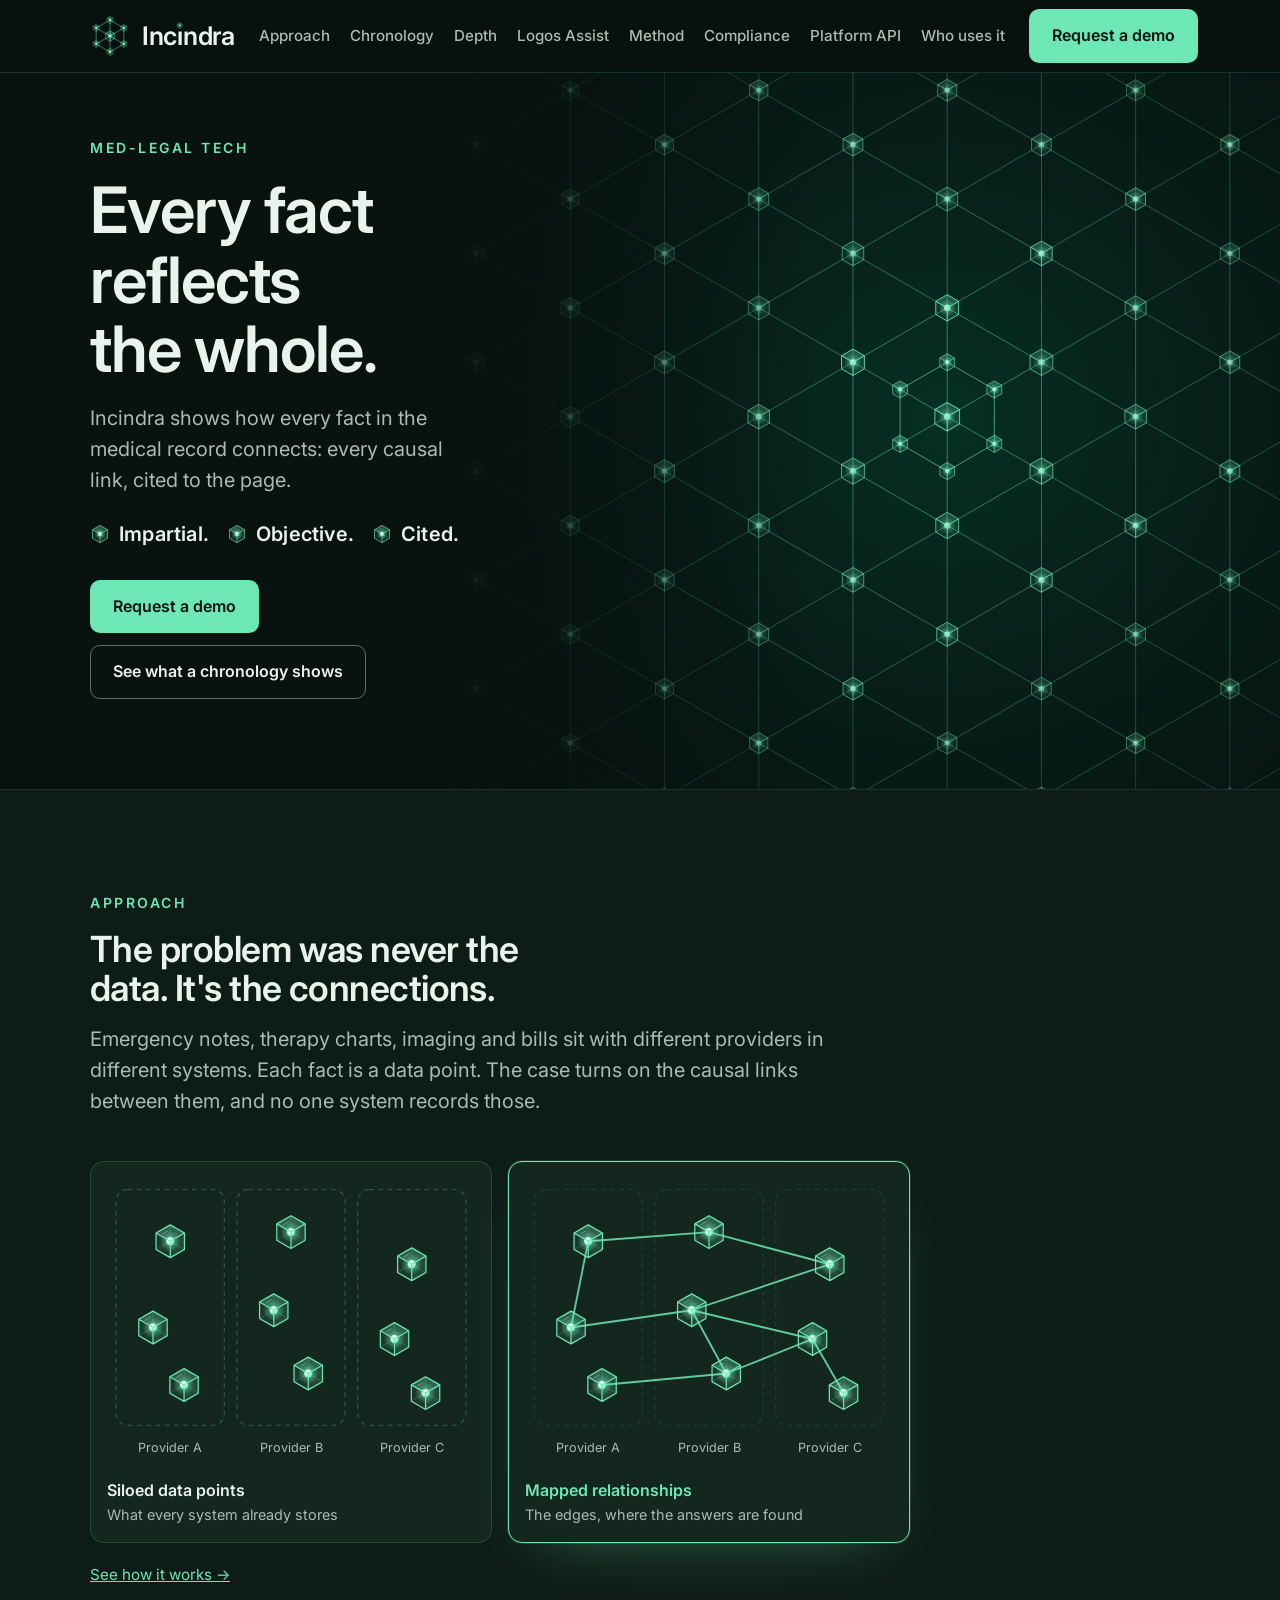
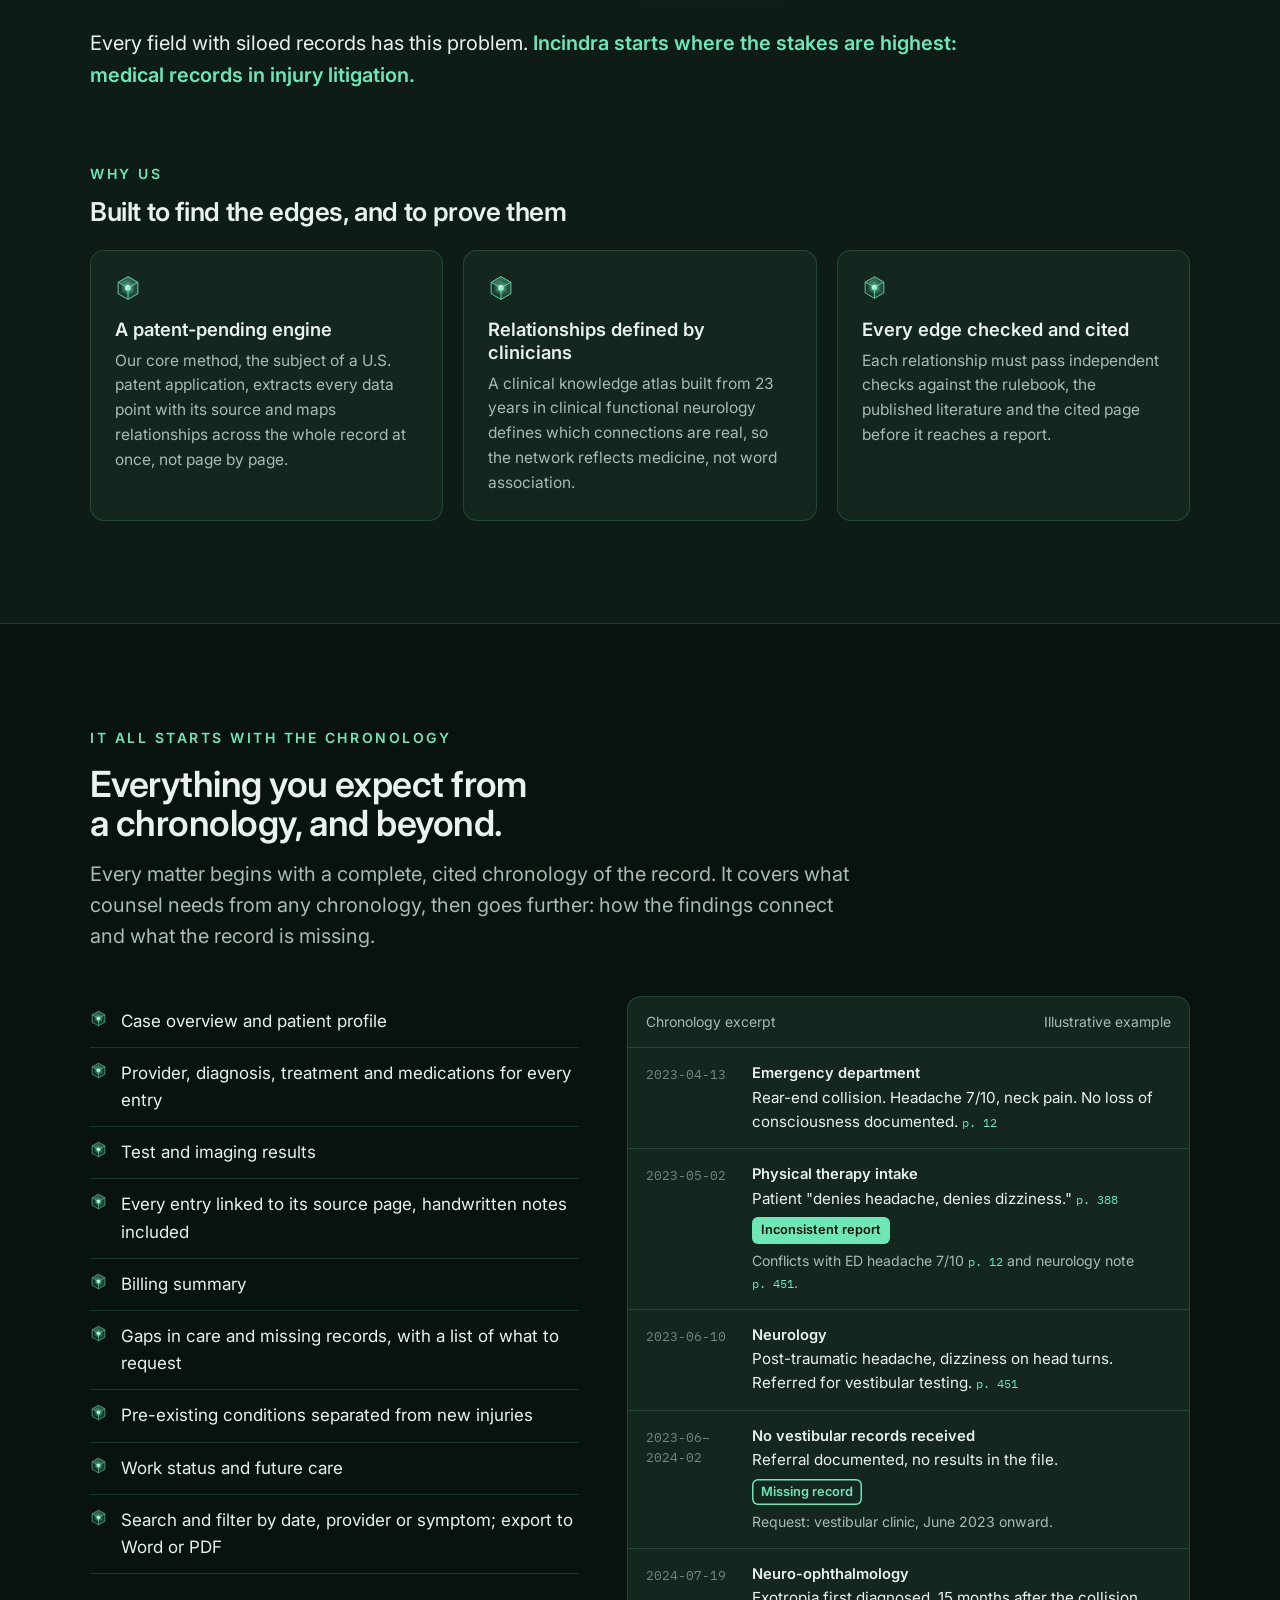
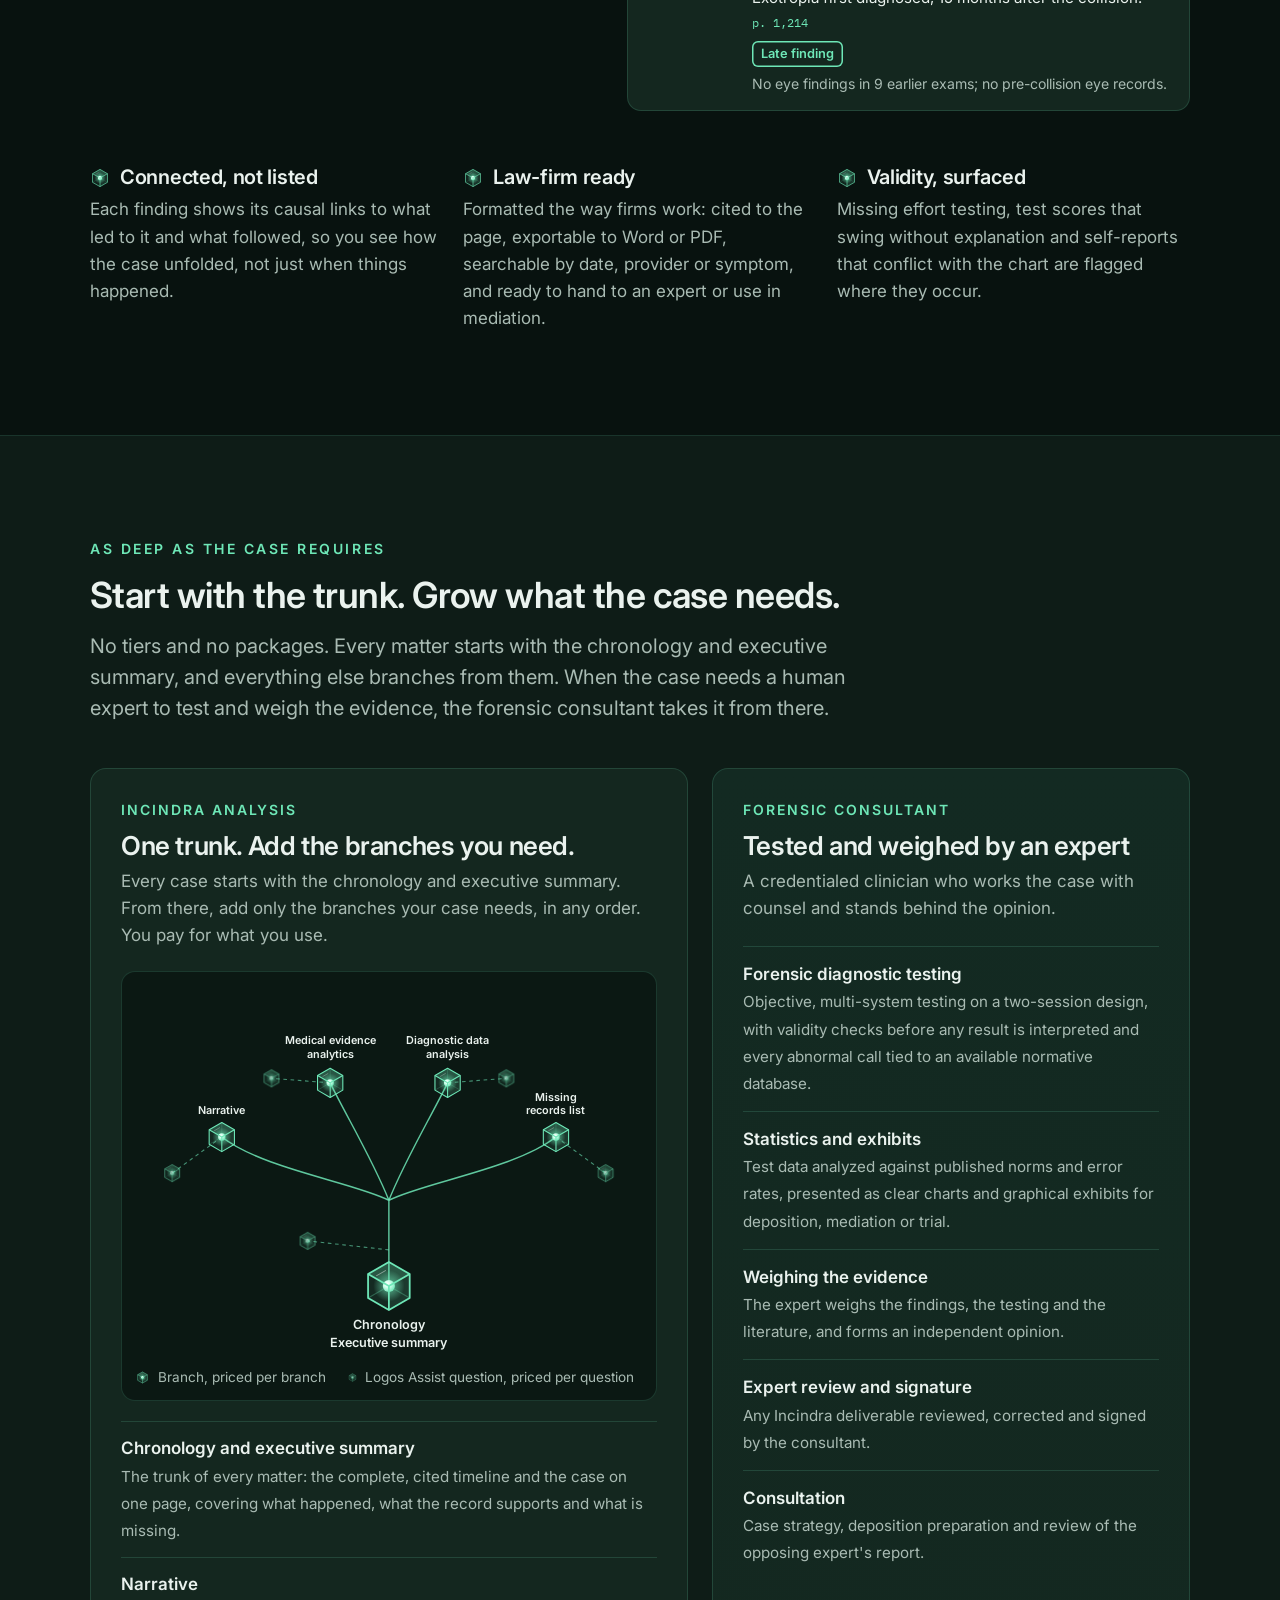
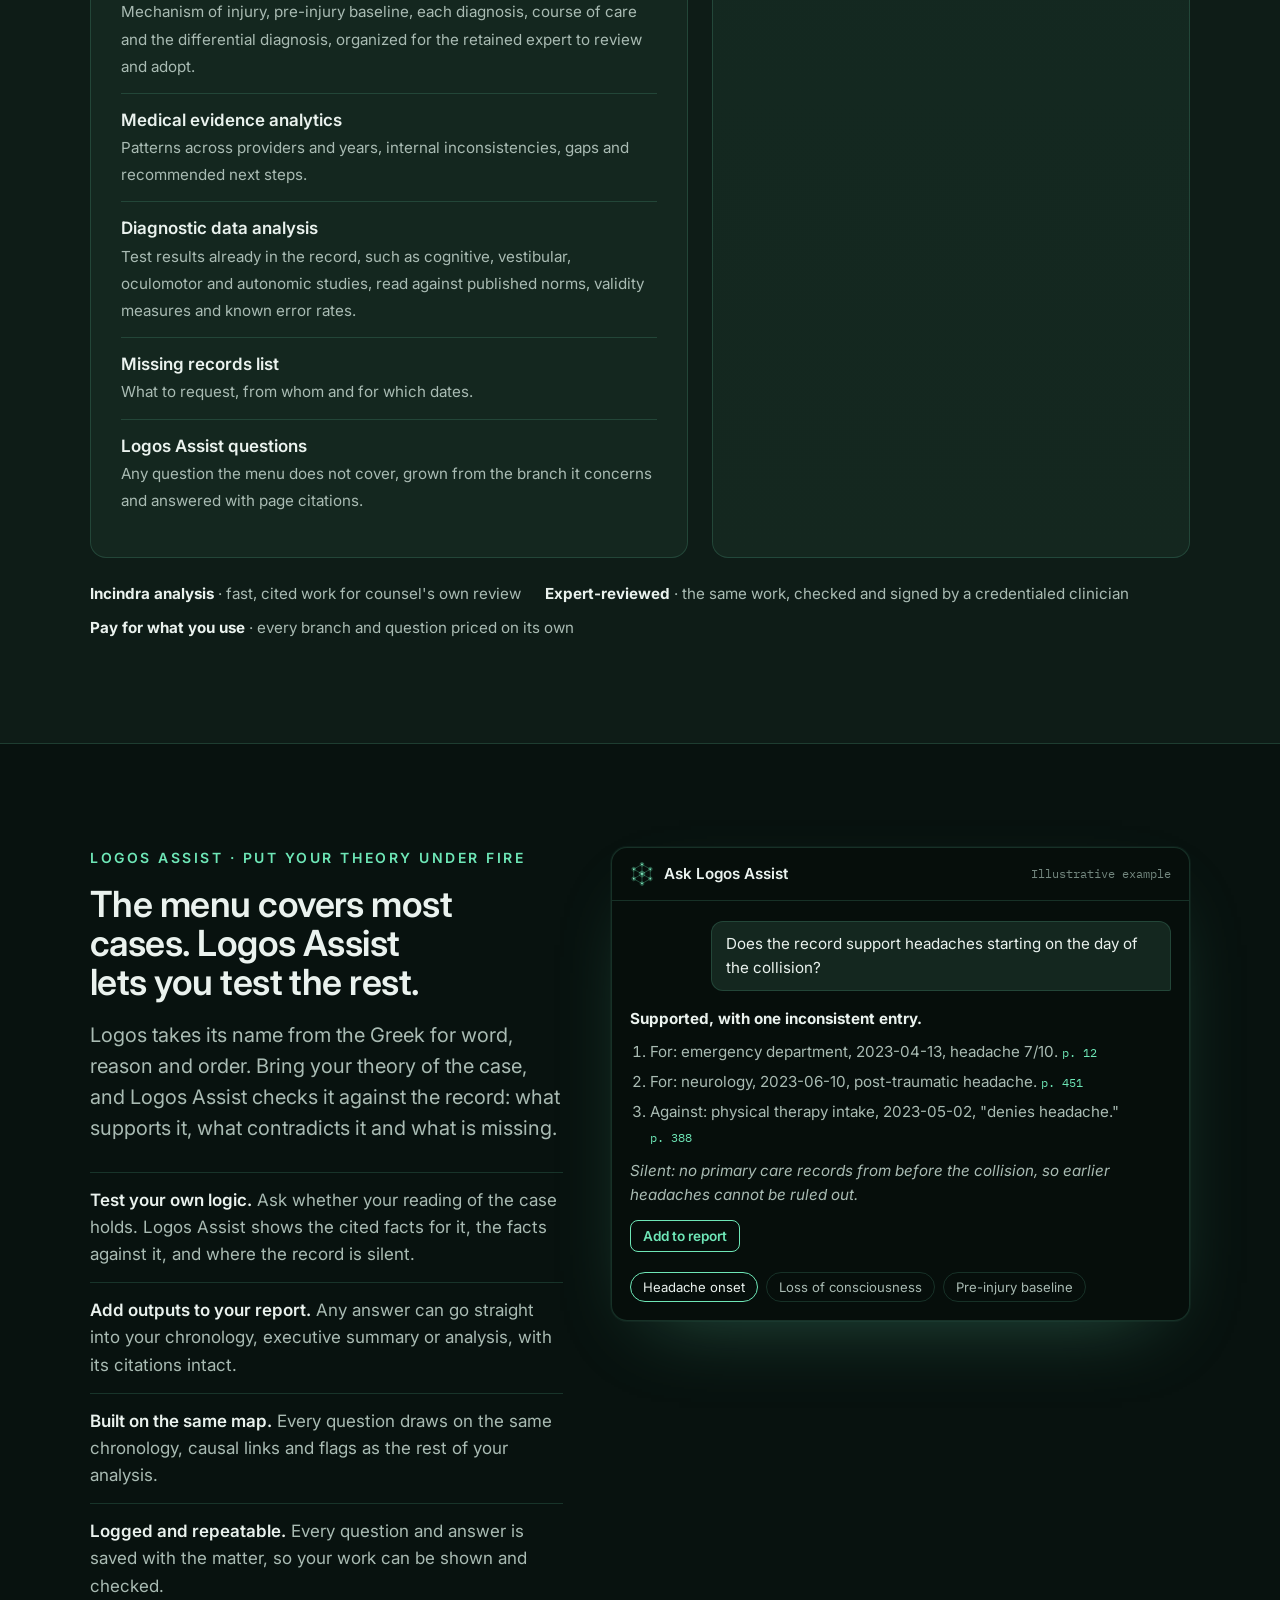
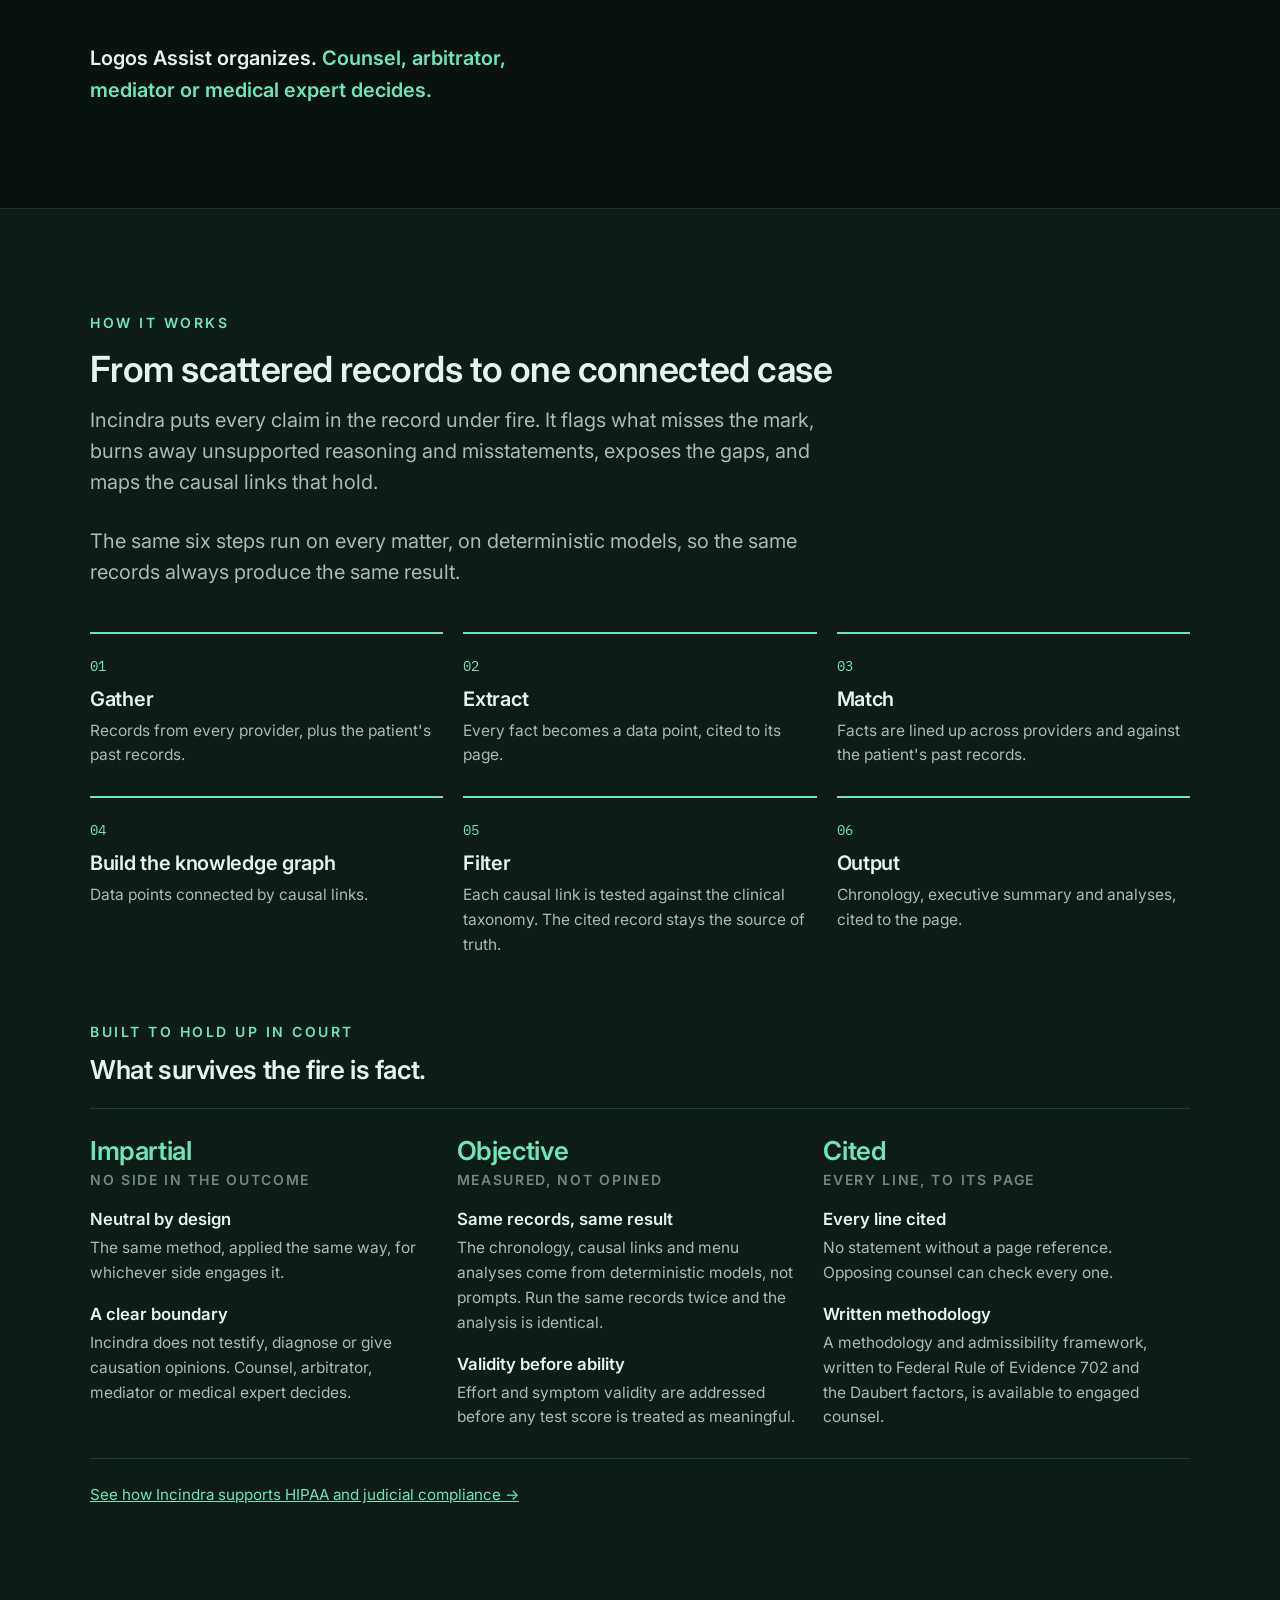
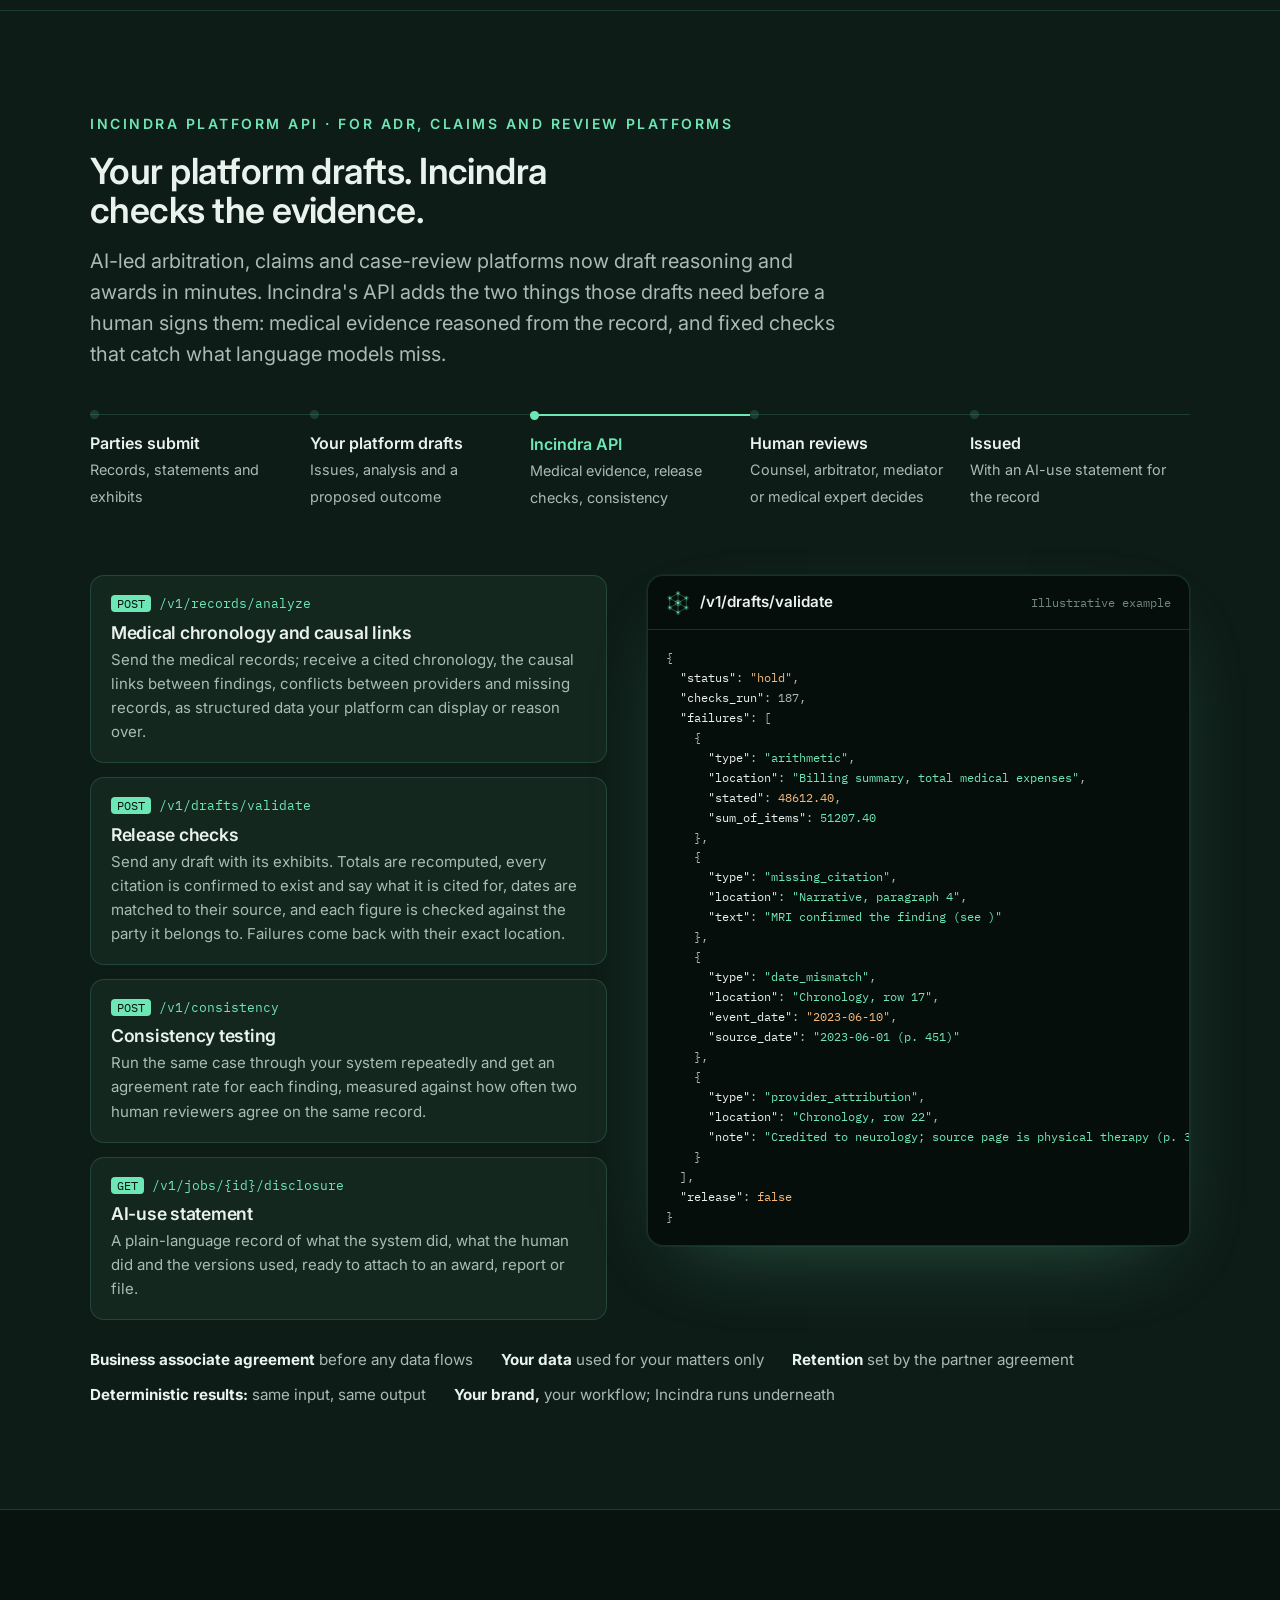
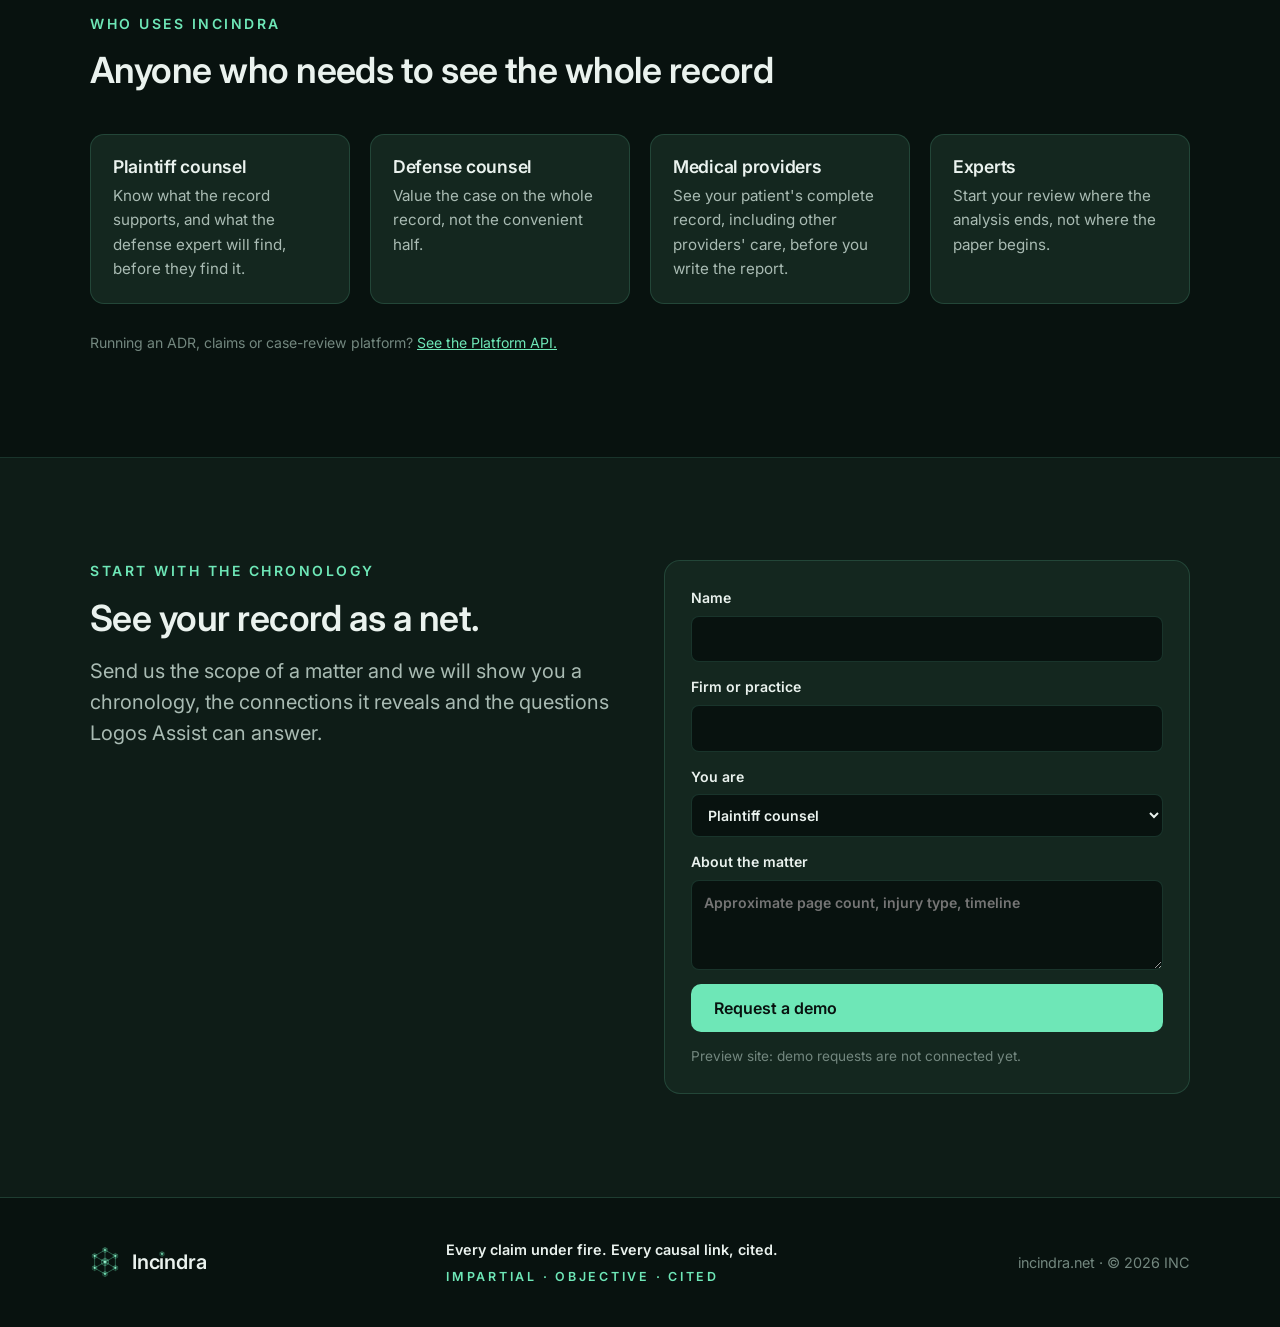
<file: reference/index.html>
<!doctype html><html><head><meta charset=utf8><meta name=viewport content="width=device-width,initial-scale=1,viewport-fit=cover"><style>:root{color-scheme:light;box-sizing:border-box;padding-top:env(safe-area-inset-top,0px);padding-bottom:env(safe-area-inset-bottom,0px)}html{scroll-padding-top:env(safe-area-inset-top,0px)}body{margin:0;padding:0;font:14px -apple-system,BlinkMacSystemFont,sans-serif;background:#fff;color:#000}img{max-width:100%}[hidden]:not([hidden=until-found i]){display:none!important}</style></head><body>
<title>Incindra Site v2</title>
<meta name="claude:viewport-fit-sides" content="cover">
<link rel="preconnect" href="https://fonts.googleapis.com">
<link rel="preconnect" href="https://fonts.gstatic.com" crossorigin>
<link rel="stylesheet" href="https://fonts.googleapis.com/css2?family=Inter:wght@400;500;600&family=IBM+Plex+Mono:wght@400;500&display=swap">
<style>
/* Layout: a dark field with a network of glass-cube nodes; content sits on the left of each band, the network glows on the right and runs past every edge. One deliberate dark look. */
:root{
  --bg:#08120F;        /* the field the network sits in */
  --surface:#0E1C17;   /* bands and panels */
  --raised:#14271F;    /* cards that hold a deliverable */
  --line:rgba(110,231,183,.16);
  --jade:#6EE7B7;      /* accent, used for light and emphasis */
  --jade-deep:#047857;
  --fg:#EAF2EE;
  --muted:#A9BBB3;
  --dim:#73877F;
  --display:"Inter","Inter Display",ui-sans-serif,system-ui,sans-serif;
  --body:"Inter","Inter Display",ui-sans-serif,system-ui,sans-serif;
  --mono:"IBM Plex Mono",ui-monospace,Menlo,Consolas,monospace;
  --step--1:.875rem; --step0:1.0625rem; --step1:1.25rem; --step2:1.625rem; --step3:2.25rem; --step4:clamp(2.4rem,5.2vw,4rem);
  /* The glass cube with a sphere of light: the brand node, identical to the logo's nodes. */
  --cube:url("data:image/svg+xml,%3Csvg xmlns='http://www.w3.org/2000/svg' viewBox='-1.1 -1.1 2.2 2.2'%3E%3Cdefs%3E%3CradialGradient id='o' cx='.36' cy='.34' r='.7'%3E%3Cstop offset='0' stop-color='%23ffffff'/%3E%3Cstop offset='.35' stop-color='%23d9fff0'/%3E%3Cstop offset='1' stop-color='%236EE7B7'/%3E%3C/radialGradient%3E%3CradialGradient id='h'%3E%3Cstop offset='0' stop-color='%236EE7B7' stop-opacity='.75'/%3E%3Cstop offset='1' stop-color='%236EE7B7' stop-opacity='0'/%3E%3C/radialGradient%3E%3C/defs%3E%3Cpolygon points='0,-0.95 0.823,-0.475 0,0 -0.823,-0.475' fill='%236EE7B7' fill-opacity='.30'/%3E%3Cpolygon points='0.823,-0.475 0.823,0.475 0,0.95 0,0' fill='%236EE7B7' fill-opacity='.17'/%3E%3Cpolygon points='-0.823,-0.475 0,0 0,0.95 -0.823,0.475' fill='%236EE7B7' fill-opacity='.09'/%3E%3Ccircle r='.62' fill='url(%23h)'/%3E%3Cg stroke='%236EE7B7' stroke-opacity='.3' stroke-width='.04'%3E%3Cline x1='0' y1='0' x2='0' y2='-0.95'/%3E%3Cline x1='0' y1='0' x2='0.823' y2='0.475'/%3E%3Cline x1='0' y1='0' x2='-0.823' y2='0.475'/%3E%3C/g%3E%3Ccircle r='.24' fill='url(%23o)'/%3E%3Cg stroke='%236EE7B7' stroke-width='.07' fill='none' stroke-linejoin='round'%3E%3Cline x1='0' y1='0' x2='-0.823' y2='-0.475'/%3E%3Cline x1='0' y1='0' x2='0.823' y2='-0.475'/%3E%3Cline x1='0' y1='0' x2='0' y2='0.95'/%3E%3Cpolygon points='0,-0.95 0.823,-0.475 0.823,0.475 0,0.95 -0.823,0.475 -0.823,-0.475'/%3E%3C/g%3E%3Cline x1='-0.5' y1='-0.4' x2='-0.12' y2='-0.62' stroke='%23ffffff' stroke-opacity='.45' stroke-width='.04'/%3E%3C/svg%3E");
  color-scheme:dark;
}
*{box-sizing:border-box}
html{scroll-behavior:smooth}
@media (prefers-reduced-motion:reduce){html{scroll-behavior:auto}}
body{margin:0;background:var(--bg);color:var(--fg);font-family:var(--body);font-size:var(--step0);line-height:1.6;-webkit-font-smoothing:antialiased}
body::before{content:"";position:fixed;inset:0 0 auto;height:env(safe-area-inset-top,0px);z-index:10;background:var(--bg)}
a{color:var(--jade)}
a:focus-visible,button:focus-visible,input:focus-visible,select:focus-visible,textarea:focus-visible{outline:2px solid var(--jade);outline-offset:3px}
h1,h2,h3{font-family:var(--display);font-weight:600;letter-spacing:-.015em;line-height:1.08;text-wrap:balance;margin:0}
p{margin:0}
.wrap{max-width:1180px;margin:0 auto;padding-left:max(16px,env(safe-area-inset-left,0px));padding-right:max(16px,env(safe-area-inset-right,0px))}
@media (min-width:720px){.wrap{padding-left:max(40px,env(safe-area-inset-left,0px));padding-right:max(40px,env(safe-area-inset-right,0px))}}
.eyebrow{font-family:var(--display);font-size:var(--step--1);font-weight:600;letter-spacing:.18em;text-transform:uppercase;color:var(--jade)}
.lede{color:var(--muted);font-size:var(--step1);line-height:1.55;max-width:62ch}
.cite{font-family:var(--mono);font-size:.82em;color:var(--jade);white-space:nowrap}

/* jewel: the glass cube, the brand's one recurring mark */
.jewel{display:inline-block;width:1em;height:1em;background:var(--cube) center/contain no-repeat;flex:none;vertical-align:-.12em}

/* header */
header{position:sticky;top:env(safe-area-inset-top,0px);z-index:20;background:rgba(8,18,15,.86);backdrop-filter:blur(10px);border-bottom:1px solid var(--line)}
.bar{display:flex;align-items:center;justify-content:space-between;gap:24px;min-height:72px}
.brand{display:flex;align-items:center;gap:12px;text-decoration:none;color:var(--fg)}
.brand svg{width:40px;height:40px;flex:none;overflow:visible}
.word{font-family:var(--body);font-weight:600;font-size:1.6rem;letter-spacing:-.01em;line-height:1}
/* the i-dot is a glass cube centred over a dotless i */
.idot{position:relative;display:inline-block}
.idot::after{content:"";position:absolute;left:50%;top:-.06em;width:.3em;height:.3em;transform:translateX(-50%);background:var(--cube) center/contain no-repeat}
nav ul{display:flex;gap:20px;white-space:nowrap;list-style:none;margin:0;padding:0;font-family:var(--display);font-size:.95rem;font-weight:500}
nav a{color:var(--muted);text-decoration:none}
nav a:hover{color:var(--fg)}
.btn{white-space:nowrap;display:inline-flex;align-items:center;gap:10px;font-family:var(--display);font-weight:600;font-size:1rem;text-decoration:none;border-radius:10px;padding:13px 22px;border:1.5px solid transparent;cursor:pointer}
.btn-primary{background:var(--jade);color:var(--bg)}
.btn-primary:hover{background:#8ff0c9}
.btn-ghost{border-color:rgba(234,242,238,.4);color:var(--fg);background:transparent}
.btn-ghost:hover{border-color:var(--fg)}
@media (max-width:1260px){nav ul{display:none}}
.word{white-space:nowrap}

/* hero */
.hero{position:relative;overflow:hidden;border-bottom:1px solid var(--line)}
.hero canvas{position:absolute;inset:0;width:100%;height:100%;display:block}
.hero::after{content:"";position:absolute;inset:0;background:linear-gradient(90deg,var(--bg) 0%,var(--bg) 34%,rgba(8,18,15,.55) 48%,rgba(8,18,15,0) 64%);pointer-events:none}
.hero .wrap{position:relative;z-index:1;padding-block:clamp(40px,5vw,72px) clamp(56px,7vw,96px)}
.hero h1{font-size:var(--step4);max-width:11ch;margin-block:16px 20px}
.hero .lede{max-width:28ch}
.creed{font-family:var(--display);font-weight:600;font-size:var(--step1);letter-spacing:.01em;margin-top:22px;display:flex;flex-wrap:wrap;gap:6px 18px}
.creed span{display:inline-flex;align-items:center;gap:9px}
.ctas{display:flex;flex-direction:column;align-items:flex-start;gap:12px;margin-top:30px}
.namecard{margin-top:40px;max-width:58ch;border-left:2px solid var(--jade);padding:4px 0 4px 18px;color:var(--muted);font-size:var(--step--1);line-height:1.55}
.namecard b{font-family:var(--display);color:var(--fg);font-size:1rem}
.namecard .say{font-family:var(--mono);color:var(--dim);margin-left:8px}
@media (max-width:720px){.hero::after{background:linear-gradient(180deg,rgba(8,18,15,.7),var(--bg) 70%)}}

/* sections */
section{border-bottom:1px solid var(--line)}
section > .wrap{padding-block:clamp(64px,8vw,104px)}
.sec-head{display:grid;gap:16px;margin-bottom:44px;max-width:760px}
.sec-head h2{font-size:var(--step3)}
.alt{background:var(--surface)}

/* story */
.story{display:grid;grid-template-columns:minmax(0,1.1fr) minmax(0,.9fr);gap:56px;align-items:center}
.story p+p{margin-top:18px}
.story .big{font-size:var(--step1);line-height:1.55;color:var(--fg);font-weight:400}
.story-net{aspect-ratio:1/1;max-width:100%;width:100%}
@media (max-width:860px){.story{grid-template-columns:1fr}.story-net{max-width:360px;margin:0 auto}}

/* chronology */
.chrono{display:grid;grid-template-columns:minmax(0,1fr) minmax(0,1.15fr);gap:48px;align-items:start}
.checks{list-style:none;margin:0;padding:0;display:grid;gap:0}
.checks li{display:flex;gap:14px;align-items:baseline;padding:12px 0;border-bottom:1px solid var(--line);color:var(--fg)}
.timeline{background:var(--raised);border:1px solid var(--line);border-radius:14px;overflow:hidden}
.timeline-head{display:flex;justify-content:space-between;gap:12px;padding:14px 18px;border-bottom:1px solid var(--line);font-family:var(--display);font-size:var(--step--1);color:var(--muted)}
.tl-row{display:grid;grid-template-columns:92px minmax(0,1fr);gap:14px;padding:14px 18px;border-bottom:1px solid var(--line);font-size:.95rem}
.tl-row:last-child{border-bottom:0}
.tl-date{font-family:var(--mono);font-size:.8rem;color:var(--dim);font-variant-numeric:tabular-nums;padding-top:3px}
.tl-row .who{font-family:var(--display);font-weight:600;font-size:.92rem}
.flag{display:inline-flex;align-items:center;gap:8px;margin-top:6px;font-family:var(--display);font-size:.8rem;font-weight:600;color:var(--bg);background:var(--jade);border-radius:6px;padding:3px 9px}
.flag.amber{background:transparent;color:var(--jade);box-shadow:inset 0 0 0 1.5px var(--jade)}
.link-line{margin-top:6px;font-size:.88rem;color:var(--muted)}
.map3{display:grid;grid-template-columns:repeat(3,minmax(0,1fr));gap:20px;margin-top:56px}
.map3 h3{font-size:var(--step1);margin-bottom:8px;display:flex;align-items:center;gap:10px}
.map3 p{color:var(--muted)}
@media (max-width:900px){.chrono{grid-template-columns:1fr}.map3{grid-template-columns:1fr}}
@media (max-width:480px){.tl-row{grid-template-columns:1fr;gap:4px}}

/* depth: two sides */
.sides{display:grid;grid-template-columns:minmax(0,1.25fr) minmax(0,1fr);gap:24px}
.side{background:var(--raised);border:1px solid var(--line);border-radius:16px;padding:30px}
.side h3{font-size:var(--step2);margin:10px 0 8px}
.side > p{color:var(--muted)}
.side-tag{font-family:var(--display);font-size:var(--step--1);font-weight:600;letter-spacing:.14em;text-transform:uppercase;color:var(--jade)}
.depth{list-style:none;margin:24px 0 0;padding:0;display:grid;gap:0;position:relative}
.depth li{display:grid;grid-template-columns:28px minmax(0,1fr);gap:14px;padding:14px 0;border-top:1px solid var(--line)}
.depth .lvl{display:flex;flex-direction:column;align-items:center;padding-top:4px}
.depth .lvl i{display:block;width:12px;background:var(--jade);border-radius:2px;opacity:.9}
.depth b{font-family:var(--display);font-weight:600;display:block}
.depth span{color:var(--muted);font-size:.95rem}
.side.expert{background:linear-gradient(180deg,#132a22,var(--raised))}
.expert ul{list-style:none;margin:24px 0 0;padding:0}
.expert li{padding:14px 0;border-top:1px solid var(--line)}
.expert li b{font-family:var(--display);font-weight:600;display:block}
.expert li span{color:var(--muted);font-size:.95rem}
.both{margin-top:24px;display:flex;flex-wrap:wrap;gap:10px 24px;color:var(--muted);font-size:.95rem}
.both b{color:var(--fg);font-family:var(--display)}
@media (max-width:900px){.sides{grid-template-columns:1fr}}

/* logos */
.logos{display:grid;grid-template-columns:minmax(0,.9fr) minmax(0,1.1fr);gap:48px;align-items:start}
.logos-points{list-style:none;margin:28px 0 0;padding:0}
.logos-points li{padding:14px 0;border-top:1px solid var(--line);color:var(--muted)}
.logos-points b{color:var(--fg);font-family:var(--display);font-weight:600}
.console{background:#060E0B;border:1px solid var(--line);border-radius:16px;overflow:hidden;box-shadow:0 0 0 1px rgba(110,231,183,.05),0 30px 80px -40px rgba(110,231,183,.35)}
.console-top{display:flex;align-items:center;gap:10px;padding:14px 18px;border-bottom:1px solid var(--line);font-family:var(--display);font-weight:600;font-size:.95rem}
.console-top small{margin-left:auto;font-family:var(--mono);font-weight:400;color:var(--dim);font-size:.75rem}
.qa{padding:20px 18px;display:grid;gap:16px}
.q{justify-self:end;max-width:85%;background:var(--raised);border:1px solid var(--line);border-radius:12px 12px 2px 12px;padding:10px 14px;font-family:var(--display);font-size:.95rem}
.a{max-width:94%;font-size:.95rem;color:var(--fg)}
.a ol{margin:8px 0 0;padding-left:20px;display:grid;gap:6px;color:var(--muted)}
.a .silent{margin-top:10px;color:var(--muted);font-style:italic}
.chips{display:flex;flex-wrap:wrap;gap:8px;padding:0 18px 18px}
.chip{font-family:var(--display);font-size:.82rem;border:1px solid var(--line);border-radius:999px;padding:6px 12px;color:var(--muted);background:transparent;cursor:pointer}
.chip[aria-pressed="true"]{border-color:var(--jade);color:var(--fg)}
.boundary{margin-top:28px;font-family:var(--display);font-size:var(--step1);font-weight:600}
.boundary em{font-style:normal;color:var(--jade)}
@media (max-width:900px){.logos{grid-template-columns:1fr}}

/* process */
.steps{list-style:none;margin:0;padding:0;display:grid;grid-template-columns:repeat(3,minmax(0,1fr));gap:28px 20px;counter-reset:s}
.steps li{border-top:2px solid var(--jade);padding-top:18px;counter-increment:s}
.steps li::before{content:counter(s,decimal-leading-zero);font-family:var(--mono);color:var(--jade);font-size:.85rem}
.steps h3{font-size:var(--step1);margin:10px 0 8px}
.steps p{color:var(--muted);font-size:.97rem}
@media (max-width:900px){.steps{grid-template-columns:repeat(2,minmax(0,1fr))}}
@media (max-width:520px){.steps{grid-template-columns:1fr}}

/* court */
.court{display:grid;grid-template-columns:repeat(3,minmax(0,1fr));gap:0;border-top:1px solid var(--line)}
.court div{padding:24px 24px 24px 0;border-bottom:1px solid var(--line)}
.court h3{font-size:1.1rem;margin-bottom:8px}
.court p{color:var(--muted);font-size:.97rem}
.court3 > div{padding:28px 28px 28px 0}
.court3 .court-word{font-size:var(--step2);color:var(--jade);margin-bottom:4px}
.court3 .court-sub{font-family:var(--display);font-size:var(--step--1);font-weight:600;letter-spacing:.12em;text-transform:uppercase;color:var(--dim);margin-bottom:6px}
.court3 h4{font-family:var(--display);font-weight:600;font-size:1.05rem;margin:18px 0 6px;line-height:1.25}
.court3 p{color:var(--muted);font-size:.97rem}
@media (max-width:900px){.court{grid-template-columns:1fr}}

/* who */
.who-grid{display:grid;grid-template-columns:repeat(4,minmax(0,1fr));gap:20px}
.who-grid div{background:var(--raised);border:1px solid var(--line);border-radius:14px;padding:22px}
.who-grid h3{font-size:1.1rem;margin-bottom:8px}
.who-grid p{color:var(--muted);font-size:.95rem}
@media (max-width:900px){.who-grid{grid-template-columns:repeat(2,minmax(0,1fr))}}
@media (max-width:520px){.who-grid{grid-template-columns:1fr}}

/* cta */
.cta{display:grid;grid-template-columns:minmax(0,1fr) minmax(0,1fr);gap:48px;align-items:start}
form{display:grid;gap:14px;background:var(--raised);border:1px solid var(--line);border-radius:16px;padding:26px}
label{font-family:var(--display);font-size:.88rem;font-weight:600;display:grid;gap:6px}
input,select,textarea{font:inherit;font-family:var(--body);color:var(--fg);background:var(--bg);border:1px solid var(--line);border-radius:8px;padding:11px 12px;width:100%}
textarea{min-height:90px;resize:vertical}
.note{font-size:.85rem;color:var(--dim)}
.sent{color:var(--jade);font-family:var(--display);font-weight:600}
@media (max-width:900px){.cta{grid-template-columns:1fr}}

/* approach */
.approach{display:block;max-width:820px}
.graphs{display:grid;grid-template-columns:1fr 1fr;gap:16px}
.graph{margin:0;background:var(--raised);border:1px solid var(--line);border-radius:14px;padding:16px}
.graph.on{border-color:var(--jade);box-shadow:0 0 0 1px rgba(110,231,183,.15),0 24px 60px -36px rgba(110,231,183,.45)}
.graph svg{width:100%;height:auto;display:block}
.graph figcaption{margin-top:12px;font-family:var(--display);font-weight:600;font-size:1rem}
.graph figcaption span{display:block;font-family:var(--body);font-weight:400;color:var(--muted);font-size:.9rem}
.graph.on figcaption{color:var(--jade)}
.engine-tag{font-family:var(--display);font-size:var(--step--1);font-weight:600;letter-spacing:.18em;text-transform:uppercase;color:var(--jade);margin-bottom:18px}
.engine{list-style:none;margin:0;padding:0;display:grid;gap:22px}
.engine li{display:grid;grid-template-columns:44px minmax(0,1fr);gap:16px;align-items:start}
.engine .n{width:44px;height:44px;border-radius:50%;border:1.5px solid var(--jade);display:grid;place-items:center;font-family:var(--mono);color:var(--jade);background:var(--raised)}
.engine b{font-family:var(--display);font-weight:600;display:block;font-size:1.15rem}
.engine span{color:var(--muted)}
.scope{margin-top:40px;font-size:var(--step1);max-width:68ch}
.scope b{color:var(--jade);font-family:var(--display);font-weight:600}
.whyus{margin-top:72px}
.whyus h3.whyus-h{font-size:var(--step2);margin:12px 0 24px}
.why-grid{display:grid;grid-template-columns:repeat(3,minmax(0,1fr));gap:20px}
.why-grid div{background:var(--raised);border:1px solid var(--line);border-radius:14px;padding:24px}
.why-grid h4{font-family:var(--display);font-weight:600;font-size:1.15rem;margin:12px 0 8px;line-height:1.25}
.why-grid p{color:var(--muted);font-size:.97rem}
@media (max-width:900px){.approach{grid-template-columns:1fr}.why-grid{grid-template-columns:1fr}}
@media (max-width:520px){.graphs{grid-template-columns:1fr}}


/* hero frameworks strip */
.frames{list-style:none;margin:34px 0 0;padding:0;display:flex;flex-wrap:wrap;gap:8px 10px;max-width:62ch}
.frames li{font-family:var(--mono);font-size:.78rem;color:var(--muted);border:1px solid var(--line);border-radius:999px;padding:6px 12px;background:rgba(8,18,15,.6)}

/* compliance */
.duty-wrap{overflow-x:auto;border:1px solid var(--line);border-radius:14px;background:var(--raised)}
.duty{width:100%;min-width:720px;border-collapse:collapse;font-size:.95rem}
.duty th{text-align:left;font-family:var(--display);font-size:var(--step--1);font-weight:600;letter-spacing:.12em;text-transform:uppercase;color:var(--jade);padding:14px 18px;border-bottom:1px solid var(--line)}
.duty td{padding:16px 18px;border-bottom:1px solid var(--line);vertical-align:top;color:var(--muted)}
.duty tr:last-child td{border-bottom:0}
.duty td:first-child{color:var(--fg);font-family:var(--display);font-weight:600;width:22%}
.duty td:nth-child(2){font-family:var(--mono);font-size:.8rem;color:var(--dim);width:24%}
.asks{display:grid;grid-template-columns:repeat(3,minmax(0,1fr));gap:20px;margin-top:56px}
.ask{border-top:2px solid var(--jade);padding-top:18px}
.ask h3{font-size:var(--step1);margin-bottom:14px;display:flex;align-items:center;gap:10px}
.ask dl{margin:0;display:grid;gap:14px}
.ask dt{font-family:var(--display);font-weight:600;font-size:.95rem;color:var(--fg)}
.ask dd{margin:4px 0 0;color:var(--muted);font-size:.95rem}
.gate{margin-top:56px;display:grid;grid-template-columns:minmax(0,.9fr) minmax(0,1.1fr);gap:40px;align-items:start;background:#060E0B;border:1px solid var(--line);border-radius:16px;padding:30px}
.gate h3{font-size:var(--step2);margin:10px 0 12px}
.gate > div > p{color:var(--muted)}
.gate ul{list-style:none;margin:0;padding:0}
.gate li{display:grid;grid-template-columns:28px minmax(0,1fr);gap:12px;padding:12px 0;border-top:1px solid var(--line)}
.gate li:first-child{border-top:0}
.gate .ok{font-family:var(--mono);color:var(--jade);font-size:.9rem;padding-top:2px}
.gate li b{font-family:var(--display);font-weight:600;display:block}
.gate li span{color:var(--muted);font-size:.93rem}
.fine{margin-top:28px;font-size:.88rem;color:var(--dim);max-width:80ch}
@media (max-width:900px){.asks{grid-template-columns:1fr}.gate{grid-template-columns:1fr}}


/* platform API */
.flow{list-style:none;margin:0 0 48px;padding:0;display:grid;grid-template-columns:repeat(5,minmax(0,1fr));gap:0}
.flow li{position:relative;padding:16px 18px 16px 0;border-top:1px solid var(--line)}
.flow li b{font-family:var(--display);font-weight:600;display:block;font-size:1rem}
.flow li span{color:var(--muted);font-size:.9rem}
.flow li.us{border-top:2px solid var(--jade)}
.flow li.us b{color:var(--jade)}
.flow li::before{content:"";position:absolute;top:-5px;left:0;width:9px;height:9px;border-radius:50%;background:var(--line)}
.flow li.us::before{background:var(--jade)}
@media (max-width:900px){.flow{grid-template-columns:1fr}.flow li{padding-left:22px}.flow li::before{top:22px}}
.api{display:grid;grid-template-columns:minmax(0,1fr) minmax(0,1.05fr);gap:40px;align-items:start}
.eps{list-style:none;margin:0;padding:0;display:grid;gap:14px}
.eps li{background:var(--raised);border:1px solid var(--line);border-radius:14px;padding:18px 20px}
.ep{font-family:var(--mono);font-size:.8rem;color:var(--jade)}
.ep i{font-style:normal;color:var(--bg);background:var(--jade);border-radius:4px;padding:1px 6px;margin-right:8px;font-size:.72rem}
.eps h3{font-size:1.1rem;margin:8px 0 6px}
.eps p{color:var(--muted);font-size:.94rem}
.json{margin:0;padding:18px;font-family:var(--mono);font-size:.78rem;line-height:1.6;color:var(--muted);overflow-x:auto;white-space:pre}
.json .k{color:var(--fg)}.json .s{color:var(--jade)}.json .bad{color:#F5B97A}
.api-terms{display:flex;flex-wrap:wrap;gap:10px 28px;margin-top:28px;color:var(--muted);font-size:.95rem}
.api-terms b{color:var(--fg);font-family:var(--display)}
@media (max-width:900px){.api{grid-template-columns:1fr}}


/* analysis tree */
.tree{margin-top:22px;background:#0B1813;border:1px solid var(--line);border-radius:14px;padding:16px 14px 12px}
.tree svg{width:100%;height:auto;display:block}
.legend{display:flex;flex-wrap:wrap;gap:8px 22px;margin-top:8px;font-size:.85rem;color:var(--muted)}
.legend span{display:inline-flex;align-items:center;gap:8px}
.jewel.small{font-size:.7em;opacity:.75}
.branches{list-style:none;margin:20px 0 0;padding:0}
.branches li{padding:13px 0;border-top:1px solid var(--line)}
.branches b{font-family:var(--display);font-weight:600;display:block}
.branches span{color:var(--muted);font-size:.95rem}
.addrep{margin-top:12px;font-family:var(--display);font-weight:600;font-size:.85rem;color:var(--jade);background:transparent;border:1.5px solid var(--jade);border-radius:8px;padding:7px 12px;cursor:pointer}
.addrep.done{background:var(--jade);color:var(--bg);cursor:default}

footer .wrap{padding-block:40px;display:flex;flex-wrap:wrap;gap:16px 40px;justify-content:space-between;align-items:center;color:var(--dim);font-size:.9rem}
footer .brand .word{font-size:1.25rem}
.tagline{font-family:var(--display);font-weight:600;font-size:.78rem;letter-spacing:.22em;text-transform:uppercase;color:var(--jade)}
</style>

<svg width="0" height="0" style="position:absolute" aria-hidden="true">
  <defs>
    <radialGradient id="cOrb" cx=".36" cy=".34" r=".7"><stop offset="0" stop-color="#ffffff"/><stop offset=".35" stop-color="#d9fff0"/><stop offset="1" stop-color="#6EE7B7"/></radialGradient>
    <radialGradient id="cHalo"><stop offset="0" stop-color="#6EE7B7" stop-opacity=".75"/><stop offset="1" stop-color="#6EE7B7" stop-opacity="0"/></radialGradient>
    <symbol id="cube" viewBox="-1 -1 2 2" overflow="visible">
      <polygon points="0,-0.95 0.823,-0.475 0,0 -0.823,-0.475" fill="#6EE7B7" fill-opacity=".30"/>
      <polygon points="0.823,-0.475 0.823,0.475 0,0.95 0,0" fill="#6EE7B7" fill-opacity=".17"/>
      <polygon points="-0.823,-0.475 0,0 0,0.95 -0.823,0.475" fill="#6EE7B7" fill-opacity=".09"/>
      <circle r=".62" fill="url(#cHalo)"/>
      <g stroke="#6EE7B7" stroke-opacity=".3" stroke-width=".04"><line x1="0" y1="0" x2="0" y2="-0.95"/><line x1="0" y1="0" x2="0.823" y2="0.475"/><line x1="0" y1="0" x2="-0.823" y2="0.475"/></g>
      <circle r=".24" fill="url(#cOrb)"/>
      <g stroke="#6EE7B7" stroke-width=".07" fill="none" stroke-linejoin="round"><line x1="0" y1="0" x2="-0.823" y2="-0.475"/><line x1="0" y1="0" x2="0.823" y2="-0.475"/><line x1="0" y1="0" x2="0" y2="0.95"/><polygon points="0,-0.95 0.823,-0.475 0.823,0.475 0,0.95 -0.823,0.475 -0.823,-0.475"/></g>
      <line x1="-0.5" y1="-0.4" x2="-0.12" y2="-0.62" stroke="#ffffff" stroke-opacity=".45" stroke-width=".04"/>
    </symbol>
    <symbol id="mark" viewBox="0 0 100 100" overflow="visible">
      <g stroke="#6EE7B7" stroke-width="1.4" fill="none" stroke-linejoin="round" opacity=".85">
        <path d="M50,10 L84.6,30 L84.6,70 L50,90 L15.4,70 L15.4,30 Z"/>
        <path d="M50,50 L50,10 M50,50 L84.6,30 M50,50 L84.6,70 M50,50 L50,90 M50,50 L15.4,70 M50,50 L15.4,30"/>
      </g>
      <use href="#cube" x="40.5" y="0.5" width="19" height="19"/><use href="#cube" x="75.1" y="20.5" width="19" height="19"/>
      <use href="#cube" x="75.1" y="60.5" width="19" height="19"/><use href="#cube" x="40.5" y="80.5" width="19" height="19"/>
      <use href="#cube" x="5.9" y="60.5" width="19" height="19"/><use href="#cube" x="5.9" y="20.5" width="19" height="19"/>
      <use href="#cube" x="36" y="36" width="28" height="28"/>
    </symbol>
  </defs>
</svg>

<header>
  <div class="wrap bar">
    <a class="brand" href="#top" aria-label="Incindra home">
      <svg viewBox="0 0 100 100" aria-hidden="true"><use href="#mark"/></svg>
      <span class="word">Inc<span class="idot">ı</span>ndra</span>
    </a>
    <nav aria-label="Main">
      <ul>
        <li><a href="#approach">Approach</a></li>
        <li><a href="#chronology">Chronology</a></li>
        <li><a href="#depth">Depth</a></li>
        <li><a href="#logos">Logos Assist</a></li>
        <li><a href="#method">Method</a></li>
        <li><a href="compliance.html">Compliance</a></li>
        <li><a href="#api">Platform API</a></li>
        <li><a href="#who">Who uses it</a></li>
      </ul>
    </nav>
    <a class="btn btn-primary" href="#demo">Request a demo</a>
  </div>
</header>

<main id="top">
  <div class="hero">
    <canvas id="heroNet" aria-hidden="true"></canvas>
    <div class="wrap">
      <div class="eyebrow">Med-legal tech</div>
      <h1>Every fact reflects the whole.</h1>
      <p class="lede">Incindra shows how every fact in the medical record connects: every causal link, cited to the page.</p>
      <p class="creed"><span><i class="jewel"></i>Impartial.</span><span><i class="jewel"></i>Objective.</span><span><i class="jewel"></i>Cited.</span></p>
      <div class="ctas">
        <a class="btn btn-primary" href="#demo">Request a demo</a>
        <a class="btn btn-ghost" href="#chronology">See what a chronology shows</a>
      </div>
    </div>
  </div>

  <section id="approach" class="alt" aria-labelledby="approach-h">
    <div class="wrap">
      <div class="sec-head">
        <div class="eyebrow">Approach</div>
        <h2 id="approach-h">The problem was never the data. It's the connections.</h2>
        <p class="lede">Emergency notes, therapy charts, imaging and bills sit with different providers in different systems. Each fact is a data point. The case turns on the causal links between them, and no one system records those.</p>
      </div>
      <div class="approach">
        <div class="graphs">
          <figure class="graph">
            <svg viewBox="0 0 320 250" role="img" aria-label="Nine data points sitting in three separate provider silos, with no connections between them">
              <g fill="none" stroke="#6EE7B7" stroke-opacity=".28" stroke-dasharray="4 4"><rect x="8" y="10" width="94" height="205" rx="10"/><rect x="113" y="10" width="94" height="205" rx="10"/><rect x="218" y="10" width="94" height="205" rx="10"/></g>
              <g font-family="Inter, sans-serif" font-size="11" fill="#A9BBB3" text-anchor="middle"><text x="55" y="238">Provider A</text><text x="160" y="238">Provider B</text><text x="265" y="238">Provider C</text></g>
              <use href="#cube" x="40" y="40" width="30" height="30"/><use href="#cube" x="25" y="115" width="30" height="30"/><use href="#cube" x="52" y="165" width="30" height="30"/>
              <use href="#cube" x="145" y="32" width="30" height="30"/><use href="#cube" x="130" y="100" width="30" height="30"/><use href="#cube" x="160" y="155" width="30" height="30"/>
              <use href="#cube" x="250" y="60" width="30" height="30"/><use href="#cube" x="235" y="125" width="30" height="30"/><use href="#cube" x="262" y="172" width="30" height="30"/>
            </svg>
            <figcaption>Siloed data points<span>What every system already stores</span></figcaption>
          </figure>
          <figure class="graph on">
            <svg viewBox="0 0 320 250" role="img" aria-label="The same nine data points connected by edges that cross between provider silos">
              <g fill="none" stroke="#6EE7B7" stroke-opacity=".12" stroke-dasharray="4 4"><rect x="8" y="10" width="94" height="205" rx="10"/><rect x="113" y="10" width="94" height="205" rx="10"/><rect x="218" y="10" width="94" height="205" rx="10"/></g>
              <g font-family="Inter, sans-serif" font-size="11" fill="#A9BBB3" text-anchor="middle"><text x="55" y="238">Provider A</text><text x="160" y="238">Provider B</text><text x="265" y="238">Provider C</text></g>
              <g stroke="#6EE7B7" stroke-width="1.6" stroke-opacity=".85"><line x1="55" y1="55" x2="160" y2="47"/><line x1="55" y1="55" x2="40" y2="130"/><line x1="40" y1="130" x2="145" y2="115"/><line x1="145" y1="115" x2="265" y2="75"/><line x1="160" y1="47" x2="265" y2="75"/><line x1="67" y1="180" x2="175" y2="170"/><line x1="145" y1="115" x2="175" y2="170"/><line x1="175" y1="170" x2="250" y2="140"/><line x1="250" y1="140" x2="277" y2="187"/><line x1="145" y1="115" x2="250" y2="140"/></g>
              <use href="#cube" x="40" y="40" width="30" height="30"/><use href="#cube" x="25" y="115" width="30" height="30"/><use href="#cube" x="52" y="165" width="30" height="30"/>
              <use href="#cube" x="145" y="32" width="30" height="30"/><use href="#cube" x="130" y="100" width="30" height="30"/><use href="#cube" x="160" y="155" width="30" height="30"/>
              <use href="#cube" x="250" y="60" width="30" height="30"/><use href="#cube" x="235" y="125" width="30" height="30"/><use href="#cube" x="262" y="172" width="30" height="30"/>
            </svg>
            <figcaption>Mapped relationships<span>The edges, where the answers are found</span></figcaption>
          </figure>
        </div>
      </div>
      <p class="fine" style="margin-top:20px;font-size:.95rem"><a href="#method">See how it works &rarr;</a></p>
      <p class="scope">Every field with siloed records has this problem. <b>Incindra starts where the stakes are highest: medical records in injury litigation.</b></p>
      <div class="whyus">
        <div class="eyebrow">Why us</div>
        <h3 class="whyus-h">Built to find the edges, and to prove them</h3>
        <div class="why-grid">
          <div><i class="jewel" style="font-size:1.6rem"></i><h4>A patent-pending engine</h4><p>Our core method, the subject of a U.S. patent application, extracts every data point with its source and maps relationships across the whole record at once, not page by page.</p></div>
          <div><i class="jewel" style="font-size:1.6rem"></i><h4>Relationships defined by clinicians</h4><p>A clinical knowledge atlas built from 23 years in clinical functional neurology defines which connections are real, so the network reflects medicine, not word association.</p></div>
          <div><i class="jewel" style="font-size:1.6rem"></i><h4>Every edge checked and cited</h4><p>Each relationship must pass independent checks against the rulebook, the published literature and the cited page before it reaches a report.</p></div>
        </div>
      </div>
    </div>
  </section>

  <section id="chronology" aria-labelledby="chrono-h">
    <div class="wrap">
      <div class="sec-head">
        <div class="eyebrow">It all starts with the chronology</div>
        <h2 id="chrono-h">Everything you expect from a chronology, and beyond.</h2>
        <p class="lede">Every matter begins with a complete, cited chronology of the record. It covers what counsel needs from any chronology, then goes further: how the findings connect and what the record is missing.</p>
      </div>
      <div class="chrono">
        <ul class="checks">
          <li><i class="jewel"></i>Case overview and patient profile</li>
          <li><i class="jewel"></i>Provider, diagnosis, treatment and medications for every entry</li>
          <li><i class="jewel"></i>Test and imaging results</li>
          <li><i class="jewel"></i>Every entry linked to its source page, handwritten notes included</li>
          <li><i class="jewel"></i>Billing summary</li>
          <li><i class="jewel"></i>Gaps in care and missing records, with a list of what to request</li>
          <li><i class="jewel"></i>Pre-existing conditions separated from new injuries</li>
          <li><i class="jewel"></i>Work status and future care</li>
          <li><i class="jewel"></i>Search and filter by date, provider or symptom; export to Word or PDF</li>
        </ul>
        <div class="timeline" role="figure" aria-label="Illustrative excerpt of an Incindra chronology">
          <div class="timeline-head"><span>Chronology excerpt</span><span>Illustrative example</span></div>
          <div class="tl-row"><div class="tl-date">2023-04-13</div><div><div class="who">Emergency department</div>Rear-end collision. Headache 7/10, neck pain. No loss of consciousness documented. <span class="cite">p. 12</span></div></div>
          <div class="tl-row"><div class="tl-date">2023-05-02</div><div><div class="who">Physical therapy intake</div>Patient "denies headache, denies dizziness." <span class="cite">p. 388</span><br><span class="flag">Inconsistent report</span><div class="link-line">Conflicts with ED headache 7/10 <span class="cite">p. 12</span> and neurology note <span class="cite">p. 451</span>.</div></div></div>
          <div class="tl-row"><div class="tl-date">2023-06-10</div><div><div class="who">Neurology</div>Post-traumatic headache, dizziness on head turns. Referred for vestibular testing. <span class="cite">p. 451</span></div></div>
          <div class="tl-row"><div class="tl-date">2023-06–2024-02</div><div><div class="who">No vestibular records received</div>Referral documented, no results in the file.<br><span class="flag amber">Missing record</span><div class="link-line">Request: vestibular clinic, June 2023 onward.</div></div></div>
          <div class="tl-row"><div class="tl-date">2024-07-19</div><div><div class="who">Neuro-ophthalmology</div>Exotropia first diagnosed, 15 months after the collision. <span class="cite">p. 1,214</span><br><span class="flag amber">Late finding</span><div class="link-line">No eye findings in 9 earlier exams; no pre-collision eye records.</div></div></div>
        </div>
      </div>
      <div class="map3">
        <div><h3><i class="jewel"></i>Connected, not listed</h3><p>Each finding shows its causal links to what led to it and what followed, so you see how the case unfolded, not just when things happened.</p></div>
        <div><h3><i class="jewel"></i>Law-firm ready</h3><p>Formatted the way firms work: cited to the page, exportable to Word or PDF, searchable by date, provider or symptom, and ready to hand to an expert or use in mediation.</p></div>
        <div><h3><i class="jewel"></i>Validity, surfaced</h3><p>Missing effort testing, test scores that swing without explanation and self-reports that conflict with the chart are flagged where they occur.</p></div>
      </div>
    </div>
  </section>

  <section id="depth" class="alt" aria-labelledby="depth-h">
    <div class="wrap">
      <div class="sec-head">
        <div class="eyebrow">As deep as the case requires</div>
        <h2 id="depth-h">Start with the trunk. Grow what the case needs.</h2>
        <p class="lede">No tiers and no packages. Every matter starts with the chronology and executive summary, and everything else branches from them. When the case needs a human expert to test and weigh the evidence, the forensic consultant takes it from there.</p>
      </div>
      <div class="sides">
        <article class="side">
          <div class="side-tag">Incindra analysis</div>
          <h3>One trunk. Add the branches you need.</h3>
          <p>Every case starts with the chronology and executive summary. From there, add only the branches your case needs, in any order. You pay for what you use.</p>
          <div class="tree" role="img" aria-label="A tree: the chronology and executive summary form the trunk; narrative, medical evidence analytics, diagnostic data analysis and missing records list branch from it; smaller Logos Assist questions sprout from each branch">
            <svg viewBox="0 0 560 410">
              <g stroke="#6EE7B7" stroke-width="1.6" stroke-opacity=".85" fill="none">
                <path d="M280,330 L280,235"/>
                <path d="M280,235 C240,215 140,200 95,165"/><path d="M280,235 C262,190 232,140 215,105"/>
                <path d="M280,235 C298,190 328,140 345,105"/><path d="M280,235 C320,215 420,200 465,165"/>
              </g>
              <g stroke="#6EE7B7" stroke-width="1.2" stroke-opacity=".6" stroke-dasharray="4 4" fill="none">
                <path d="M95,165 L40,205"/><path d="M215,105 L150,100"/><path d="M345,105 L410,100"/><path d="M465,165 L520,205"/><path d="M280,290 L190,280"/>
              </g>
              <use href="#cube" x="252" y="302" width="56" height="56"/>
              <use href="#cube" x="78" y="148" width="34" height="34"/><use href="#cube" x="198" y="88" width="34" height="34"/>
              <use href="#cube" x="328" y="88" width="34" height="34"/><use href="#cube" x="448" y="148" width="34" height="34"/>
              <g opacity=".75"><use href="#cube" x="30" y="195" width="20" height="20"/><use href="#cube" x="140" y="90" width="20" height="20"/><use href="#cube" x="400" y="90" width="20" height="20"/><use href="#cube" x="510" y="195" width="20" height="20"/><use href="#cube" x="180" y="270" width="20" height="20"/></g>
              <g font-family="Inter, sans-serif" text-anchor="middle">
                <text x="280" y="378" font-size="14" font-weight="600" fill="#EAF2EE">Chronology</text>
                <text x="280" y="397" font-size="14" font-weight="600" fill="#EAF2EE">Executive summary</text>
                <g font-size="12" font-weight="600" fill="#EAF2EE">
                  <text x="95" y="140">Narrative</text>
                  <text x="215" y="62"><tspan x="215">Medical evidence</tspan><tspan x="215" dy="15">analytics</tspan></text>
                  <text x="345" y="62"><tspan x="345">Diagnostic data</tspan><tspan x="345" dy="15">analysis</tspan></text>
                  <text x="465" y="125"><tspan x="465">Missing</tspan><tspan x="465" dy="15">records list</tspan></text>
                </g>
              </g>
            </svg>
            <p class="legend"><span><i class="jewel"></i>Branch, priced per branch</span><span><i class="jewel small"></i>Logos Assist question, priced per question</span></p>
          </div>
          <ul class="branches">
            <li><b>Chronology and executive summary</b><span>The trunk of every matter: the complete, cited timeline and the case on one page, covering what happened, what the record supports and what is missing.</span></li>
            <li><b>Narrative</b><span>Mechanism of injury, pre-injury baseline, each diagnosis, course of care and the differential diagnosis, organized for the retained expert to review and adopt.</span></li>
            <li><b>Medical evidence analytics</b><span>Patterns across providers and years, internal inconsistencies, gaps and recommended next steps.</span></li>
            <li><b>Diagnostic data analysis</b><span>Test results already in the record, such as cognitive, vestibular, oculomotor and autonomic studies, read against published norms, validity measures and known error rates.</span></li>
            <li><b>Missing records list</b><span>What to request, from whom and for which dates.</span></li>
            <li><b>Logos Assist questions</b><span>Any question the menu does not cover, grown from the branch it concerns and answered with page citations.</span></li>
          </ul>
        </article>
        <article class="side expert">
          <div class="side-tag">Forensic consultant</div>
          <h3>Tested and weighed by an expert</h3>
          <p>A credentialed clinician who works the case with counsel and stands behind the opinion.</p>
          <ul>
            <li><b>Forensic diagnostic testing</b><span>Objective, multi-system testing on a two-session design, with validity checks before any result is interpreted and every abnormal call tied to an available normative database.</span></li>
            <li><b>Statistics and exhibits</b><span>Test data analyzed against published norms and error rates, presented as clear charts and graphical exhibits for deposition, mediation or trial.</span></li>
            <li><b>Weighing the evidence</b><span>The expert weighs the findings, the testing and the literature, and forms an independent opinion.</span></li>
            <li><b>Expert review and signature</b><span>Any Incindra deliverable reviewed, corrected and signed by the consultant.</span></li>
            <li><b>Consultation</b><span>Case strategy, deposition preparation and review of the opposing expert's report.</span></li>
          </ul>
        </article>
      </div>
      <p class="both"><span><b>Incindra analysis</b> · fast, cited work for counsel's own review</span><span><b>Expert-reviewed</b> · the same work, checked and signed by a credentialed clinician</span><span><b>Pay for what you use</b> · every branch and question priced on its own</span></p>
    </div>
  </section>

  <section id="logos" aria-labelledby="logos-h">
    <div class="wrap logos">
      <div>
        <div class="eyebrow">Logos Assist · put your theory under fire</div>
        <h2 id="logos-h" style="font-size:var(--step3);margin-top:16px">The menu covers most cases. Logos Assist lets you test the rest.</h2>
        <p class="lede" style="margin-top:18px">Logos takes its name from the Greek for word, reason and order. Bring your theory of the case, and Logos Assist checks it against the record: what supports it, what contradicts it and what is missing.</p>
        <ul class="logos-points">
          <li><b>Test your own logic.</b> Ask whether your reading of the case holds. Logos Assist shows the cited facts for it, the facts against it, and where the record is silent.</li>
          <li><b>Add outputs to your report.</b> Any answer can go straight into your chronology, executive summary or analysis, with its citations intact.</li>
          <li><b>Built on the same map.</b> Every question draws on the same chronology, causal links and flags as the rest of your analysis.</li>
          <li><b>Logged and repeatable.</b> Every question and answer is saved with the matter, so your work can be shown and checked.</li>
        </ul>
        <p class="boundary">Logos Assist organizes. <em>Counsel, arbitrator, mediator or medical expert decides.</em></p>
      </div>
      <div class="console" role="figure" aria-label="Illustrative Logos Assist question and answer">
        <div class="console-top"><svg viewBox="0 0 100 100" width="24" height="24" aria-hidden="true" style="overflow:visible"><use href="#mark"/></svg>Ask Logos Assist<small>Illustrative example</small></div>
        <div class="qa" id="qa" aria-live="polite"></div>
        <div class="chips" role="group" aria-label="Example questions">
          <button class="chip" type="button" data-q="0" aria-pressed="true">Headache onset</button>
          <button class="chip" type="button" data-q="1" aria-pressed="false">Loss of consciousness</button>
          <button class="chip" type="button" data-q="2" aria-pressed="false">Pre-injury baseline</button>
        </div>
      </div>
    </div>
  </section>

  <section id="method" class="alt" aria-labelledby="method-h">
    <div class="wrap">
      <div class="sec-head">
        <div class="eyebrow">How it works</div>
        <h2 id="method-h">From scattered records to one connected case</h2>
        <p class="lede">Incindra puts every claim in the record under fire. It flags what misses the mark, burns away unsupported reasoning and misstatements, exposes the gaps, and maps the causal links that hold.</p><p class="lede" style="margin-top:12px">The same six steps run on every matter, on deterministic models, so the same records always produce the same result.</p>
      </div>
      <ol class="steps">
        <li><h3>Gather</h3><p>Records from every provider, plus the patient's past records.</p></li>
        <li><h3>Extract</h3><p>Every fact becomes a data point, cited to its page.</p></li>
        <li><h3>Match</h3><p>Facts are lined up across providers and against the patient's past records.</p></li>
        <li><h3>Build the knowledge graph</h3><p>Data points connected by causal links.</p></li>
        <li><h3>Filter</h3><p>Each causal link is tested against the clinical taxonomy. The cited record stays the source of truth.</p></li>
        <li><h3>Output</h3><p>Chronology, executive summary and analyses, cited to the page.</p></li>
      </ol>
      <div style="margin-top:64px">
        <div class="eyebrow">Built to hold up in court</div><h3 style="font-size:var(--step2);margin:12px 0 24px">What survives the fire is fact.</h3>
        <div class="court court3">
          <div><h3 class="court-word">Impartial</h3><p class="court-sub">No side in the outcome</p>
            <h4>Neutral by design</h4><p>The same method, applied the same way, for whichever side engages it.</p>
            <h4>A clear boundary</h4><p>Incindra does not testify, diagnose or give causation opinions. Counsel, arbitrator, mediator or medical expert decides.</p></div>
          <div><h3 class="court-word">Objective</h3><p class="court-sub">Measured, not opined</p>
            <h4>Same records, same result</h4><p>The chronology, causal links and menu analyses come from deterministic models, not prompts. Run the same records twice and the analysis is identical.</p>
            <h4>Validity before ability</h4><p>Effort and symptom validity are addressed before any test score is treated as meaningful.</p></div>
          <div><h3 class="court-word">Cited</h3><p class="court-sub">Every line, to its page</p>
            <h4>Every line cited</h4><p>No statement without a page reference. Opposing counsel can check every one.</p>
            <h4>Written methodology</h4><p>A methodology and admissibility framework, written to Federal Rule of Evidence 702 and the Daubert factors, is available to engaged counsel.</p></div>
        </div>
        <p class="fine" style="margin-top:24px;font-size:.95rem"><a href="compliance.html">See how Incindra supports HIPAA and judicial compliance &rarr;</a></p>
      </div>
    </div>
  </section>

  <section id="api" class="alt" aria-labelledby="api-h">
    <div class="wrap">
      <div class="sec-head">
        <div class="eyebrow">Incindra Platform API · for ADR, claims and review platforms</div>
        <h2 id="api-h">Your platform drafts. Incindra checks the evidence.</h2>
        <p class="lede">AI-led arbitration, claims and case-review platforms now draft reasoning and awards in minutes. Incindra's API adds the two things those drafts need before a human signs them: medical evidence reasoned from the record, and fixed checks that catch what language models miss.</p>
      </div>
      <ol class="flow" aria-label="Where the Incindra API sits in a platform workflow">
        <li><b>Parties submit</b><span>Records, statements and exhibits</span></li>
        <li><b>Your platform drafts</b><span>Issues, analysis and a proposed outcome</span></li>
        <li class="us"><b>Incindra API</b><span>Medical evidence, release checks, consistency</span></li>
        <li><b>Human reviews</b><span>Counsel, arbitrator, mediator or medical expert decides</span></li>
        <li><b>Issued</b><span>With an AI-use statement for the record</span></li>
      </ol>
      <div class="api">
        <ul class="eps">
          <li><div class="ep"><i>POST</i>/v1/records/analyze</div><h3>Medical chronology and causal links</h3><p>Send the medical records; receive a cited chronology, the causal links between findings, conflicts between providers and missing records, as structured data your platform can display or reason over.</p></li>
          <li><div class="ep"><i>POST</i>/v1/drafts/validate</div><h3>Release checks</h3><p>Send any draft with its exhibits. Totals are recomputed, every citation is confirmed to exist and say what it is cited for, dates are matched to their source, and each figure is checked against the party it belongs to. Failures come back with their exact location.</p></li>
          <li><div class="ep"><i>POST</i>/v1/consistency</div><h3>Consistency testing</h3><p>Run the same case through your system repeatedly and get an agreement rate for each finding, measured against how often two human reviewers agree on the same record.</p></li>
          <li><div class="ep"><i>GET</i>/v1/jobs/{id}/disclosure</div><h3>AI-use statement</h3><p>A plain-language record of what the system did, what the human did and the versions used, ready to attach to an award, report or file.</p></li>
        </ul>
        <div class="console" role="figure" aria-label="Illustrative validation response">
          <div class="console-top"><svg viewBox="0 0 100 100" width="24" height="24" aria-hidden="true" style="overflow:visible"><use href="#mark"/></svg>/v1/drafts/validate<small>Illustrative example</small></div>
<pre class="json">{
  <span class="k">"status"</span>: <span class="bad">"hold"</span>,
  <span class="k">"checks_run"</span>: 187,
  <span class="k">"failures"</span>: [
    {
      <span class="k">"type"</span>: <span class="s">"arithmetic"</span>,
      <span class="k">"location"</span>: <span class="s">"Billing summary, total medical expenses"</span>,
      <span class="k">"stated"</span>: <span class="bad">48612.40</span>,
      <span class="k">"sum_of_items"</span>: <span class="s">51207.40</span>
    },
    {
      <span class="k">"type"</span>: <span class="s">"missing_citation"</span>,
      <span class="k">"location"</span>: <span class="s">"Narrative, paragraph 4"</span>,
      <span class="k">"text"</span>: <span class="s">"MRI confirmed the finding (see )"</span>
    },
    {
      <span class="k">"type"</span>: <span class="s">"date_mismatch"</span>,
      <span class="k">"location"</span>: <span class="s">"Chronology, row 17"</span>,
      <span class="k">"event_date"</span>: <span class="bad">"2023-06-10"</span>,
      <span class="k">"source_date"</span>: <span class="s">"2023-06-01 (p. 451)"</span>
    },
    {
      <span class="k">"type"</span>: <span class="s">"provider_attribution"</span>,
      <span class="k">"location"</span>: <span class="s">"Chronology, row 22"</span>,
      <span class="k">"note"</span>: <span class="s">"Credited to neurology; source page is physical therapy (p. 388)"</span>
    }
  ],
  <span class="k">"release"</span>: <span class="bad">false</span>
}</pre>
        </div>
      </div>
      <div class="api-terms">
        <span><b>Business associate agreement</b> before any data flows</span>
        <span><b>Your data</b> used for your matters only</span>
        <span><b>Retention</b> set by the partner agreement</span>
        <span><b>Deterministic results:</b> same input, same output</span>
        <span><b>Your brand,</b> your workflow; Incindra runs underneath</span>
      </div>
    </div>
  </section>

  <section id="who" aria-labelledby="who-h">
    <div class="wrap">
      <div class="sec-head">
        <div class="eyebrow">Who uses Incindra</div>
        <h2 id="who-h">Anyone who needs to see the whole record</h2>
      </div>
      <div class="who-grid">
        <div><h3>Plaintiff counsel</h3><p>Know what the record supports, and what the defense expert will find, before they find it.</p></div>
        <div><h3>Defense counsel</h3><p>Value the case on the whole record, not the convenient half.</p></div>
        <div><h3>Medical providers</h3><p>See your patient's complete record, including other providers' care, before you write the report.</p></div>
        <div><h3>Experts</h3><p>Start your review where the analysis ends, not where the paper begins.</p></div>
      </div>
      <p class="fine">Running an ADR, claims or case-review platform? <a href="#api">See the Platform API.</a></p>
    </div>
  </section>

  <section id="demo" class="alt" aria-labelledby="demo-h">
    <div class="wrap cta">
      <div>
        <div class="eyebrow">Start with the chronology</div>
        <h2 id="demo-h" style="font-size:var(--step3);margin:16px 0 18px">See your record as a net.</h2>
        <p class="lede">Send us the scope of a matter and we will show you a chronology, the connections it reveals and the questions Logos Assist can answer.</p>
      </div>
      <form id="demoForm" novalidate>
        <label for="f-name">Name<input id="f-name" name="name" autocomplete="name" required></label>
        <label for="f-org">Firm or practice<input id="f-org" name="org" autocomplete="organization"></label>
        <label for="f-role">You are
          <select id="f-role" name="role">
            <option>Plaintiff counsel</option><option>Defense counsel</option><option>Medical provider</option><option>Expert</option><option>ADR or claims platform</option><option>Other</option>
          </select>
        </label>
        <label for="f-scope">About the matter<textarea id="f-scope" name="scope" placeholder="Approximate page count, injury type, timeline"></textarea></label>
        <button class="btn btn-primary" type="submit">Request a demo</button>
        <p class="note" id="formNote">Preview site: demo requests are not connected yet.</p>
      </form>
    </div>
  </section>
</main>

<footer>
  <div class="wrap">
    <a class="brand" href="#top" aria-label="Incindra home"><svg viewBox="0 0 100 100" aria-hidden="true" style="width:30px;height:30px"><use href="#mark"/></svg><span class="word">Inc<span class="idot">ı</span>ndra</span></a>
    <span style="display:grid;gap:6px"><span style="font-family:var(--display);font-weight:600;color:var(--fg)">Every claim under fire. Every causal link, cited.</span><span class="tagline">Impartial · Objective · Cited</span></span>
    <span>incindra.net · © 2026 INC</span>
  </div>
</footer>

<script>
(function(){
  var reduce = window.matchMedia && window.matchMedia('(prefers-reduced-motion: reduce)').matches;
  var JADE = '110,231,183';

  // The glass cube with a sphere of light, drawn to match the logo's nodes. r = half-size in px, o = opacity.
  var TOP=[[0,-0.95],[0.823,-0.475],[0,0],[-0.823,-0.475]], RIGHT=[[0.823,-0.475],[0.823,0.475],[0,0.95],[0,0]], LEFT=[[-0.823,-0.475],[0,0],[0,0.95],[-0.823,0.475]];
  var HEX=[[0,-0.95],[0.823,-0.475],[0.823,0.475],[0,0.95],[-0.823,0.475],[-0.823,-0.475]];
  function poly(ctx,x,y,r,pts){ctx.beginPath();pts.forEach(function(p,i){var px=x+p[0]*r,py=y+p[1]*r;i?ctx.lineTo(px,py):ctx.moveTo(px,py);});ctx.closePath();}
  function drawCube(ctx,x,y,r,o){
    ctx.save(); ctx.globalAlpha=o;
    ctx.fillStyle='rgba('+JADE+',.30)'; poly(ctx,x,y,r,TOP); ctx.fill();
    ctx.fillStyle='rgba('+JADE+',.17)'; poly(ctx,x,y,r,RIGHT); ctx.fill();
    ctx.fillStyle='rgba('+JADE+',.09)'; poly(ctx,x,y,r,LEFT); ctx.fill();
    var h=ctx.createRadialGradient(x,y,0,x,y,0.62*r); h.addColorStop(0,'rgba('+JADE+',.75)'); h.addColorStop(1,'rgba('+JADE+',0)');
    ctx.fillStyle=h; ctx.beginPath(); ctx.arc(x,y,0.62*r,0,Math.PI*2); ctx.fill();
    var g=ctx.createRadialGradient(x-0.07*r,y-0.08*r,0,x,y,0.24*r); g.addColorStop(0,'#ffffff'); g.addColorStop(0.35,'#d9fff0'); g.addColorStop(1,'rgb('+JADE+')');
    ctx.fillStyle=g; ctx.beginPath(); ctx.arc(x,y,0.24*r,0,Math.PI*2); ctx.fill();
    ctx.strokeStyle='rgb('+JADE+')'; ctx.lineWidth=Math.max(0.6,0.07*r); ctx.lineJoin='round';
    poly(ctx,x,y,r,HEX); ctx.stroke();
    ctx.beginPath(); ctx.moveTo(x,y); ctx.lineTo(x-0.823*r,y-0.475*r); ctx.moveTo(x,y); ctx.lineTo(x+0.823*r,y-0.475*r); ctx.moveTo(x,y); ctx.lineTo(x,y+0.95*r); ctx.stroke();
    ctx.restore();
  }

  // Draws a triangular lattice (the network) centred on cx,cy, with a glass cube at every node; brightness fades with distance.
  function drawNet(canvas,opt,t){
    var dpr=Math.min(window.devicePixelRatio||1,2);
    var w=canvas.clientWidth,h=canvas.clientHeight; if(!w||!h) return;
    if(canvas.width!==Math.round(w*dpr)){canvas.width=Math.round(w*dpr);canvas.height=Math.round(h*dpr);}
    var ctx=canvas.getContext('2d'); ctx.setTransform(dpr,0,0,dpr,0,0); ctx.clearRect(0,0,w,h);
    var cx=opt.cx(w,h), cy=opt.cy(w,h), s=opt.s(w,h), reach=opt.reach(w,h);
    var v1=[s*Math.cos(-Math.PI/6), s*Math.sin(-Math.PI/6)], v2=[0,-s];
    var g=ctx.createRadialGradient(cx,cy,0,cx,cy,reach); g.addColorStop(0,'rgba(4,120,87,.30)'); g.addColorStop(1,'rgba(8,18,15,0)');
    ctx.fillStyle=g; ctx.fillRect(0,0,w,h);
    var pts={}, n=Math.ceil(Math.max(w,h)/s)+3;
    for(var i=-n;i<=n;i++)for(var j=-n;j<=n;j++){var x=cx+i*v1[0]+j*v2[0],y=cy+i*v1[1]+j*v2[1];if(x>-s&&x<w+s&&y>-s&&y<h+s)pts[i+','+j]=[x,y];}
    function f(x,y){var d=Math.hypot(x-cx,y-cy);return Math.max(0.05,1-d/reach);}
    ctx.lineWidth=1;
    for(var k in pts){var p=pts[k],ij=k.split(','),a=+ij[0],b=+ij[1];
      [[1,0],[0,1],[1,-1]].forEach(function(d){var q=pts[(a+d[0])+','+(b+d[1])];if(!q)return;var o=Math.min(f(p[0],p[1]),f(q[0],q[1]))*0.5;ctx.strokeStyle='rgba('+JADE+','+o.toFixed(3)+')';ctx.beginPath();ctx.moveTo(p[0],p[1]);ctx.lineTo(q[0],q[1]);ctx.stroke();});}
    for(var k2 in pts){var p2=pts[k2],ff=f(p2[0],p2[1]);
      var tw=reduce?1:0.85+0.15*Math.sin(t/900+p2[0]*0.013+p2[1]*0.021);
      var r=(opt.cube*(0.45+0.55*ff));
      drawCube(ctx,p2[0],p2[1],r,(0.18+0.82*ff)*tw);}
    if(opt.inner){
      ctx.strokeStyle='rgba('+JADE+',.6)';ctx.lineWidth=1;ctx.beginPath();
      for(var m=0;m<6;m++){var an=Math.PI/180*(60*m-90),x2=cx+s/2*Math.cos(an),y2=cy+s/2*Math.sin(an);m?ctx.lineTo(x2,y2):ctx.moveTo(x2,y2);}ctx.closePath();ctx.stroke();
      for(var m2=0;m2<6;m2++){var an2=Math.PI/180*(60*m2-90);drawCube(ctx,cx+s/2*Math.cos(an2),cy+s/2*Math.sin(an2),opt.cube*0.6,0.95);}
    }
  }

  var hero=document.getElementById('heroNet'), story=document.getElementById('storyNet');
  var heroOpt={cx:function(w,h){return w<720?w*0.62:w*0.74;},cy:function(w,h){return h*0.48;},s:function(w,h){return Math.max(84,Math.min(124,w*0.085));},reach:function(w,h){return Math.max(w,h)*0.62;},cube:15,inner:true};
  var storyOpt={cx:function(w,h){return w/2;},cy:function(w,h){return h/2;},s:function(w,h){return w*0.2;},reach:function(w,h){return w*0.58;},cube:17,inner:true};
  function frame(t){drawNet(hero,heroOpt,t||0);if(story)drawNet(story,storyOpt,(t||0)+4000);}
  frame(0);
  window.addEventListener('resize',function(){frame(performance.now());});
  if(!reduce){var last=0;(function loop(t){if(t-last>60){frame(t);last=t;}requestAnimationFrame(loop);})(0);}

  // Logos Assist example questions (illustrative content)
  var QA=[
    {q:"Does the record support headaches starting on the day of the collision?",
     a:'<p><b>Supported, with one inconsistent entry.</b></p><ol><li>For: emergency department, 2023-04-13, headache 7/10. <span class="cite">p. 12</span></li><li>For: neurology, 2023-06-10, post-traumatic headache. <span class="cite">p. 451</span></li><li>Against: physical therapy intake, 2023-05-02, "denies headache." <span class="cite">p. 388</span></li></ol><p class="silent">Silent: no primary care records from before the collision, so earlier headaches cannot be ruled out.</p>'},
    {q:"Is there evidence of loss of consciousness?",
     a:'<p><b>Partly. The accounts differ.</b></p><ol><li>For: neuropsychology, "LOC approx. 1 minute" by patient report. <span class="cite">p. 902</span></li><li>Uncertain: neurology, "possible brief LOC, patient unsure." <span class="cite">p. 451</span></li><li>Against: emergency department, "no LOC." <span class="cite">p. 12</span></li></ol><p class="silent">Silent: no paramedic record is in the file. Request EMS records to settle it.</p>'},
    {q:"Does the record show a pre-injury baseline?",
     a:'<p><b>Not established.</b></p><ol><li>For: dental records, 2021–2022, no head or neck findings. <span class="cite">pp. 1,402–1,418</span></li><li>Missing: intake forms name a primary care physician, but no records from that practice were produced.</li></ol><p class="silent">Next step: request five years of primary care records.</p>'}
  ];
  var qa=document.getElementById('qa'), chips=document.querySelectorAll('.chip');
  function show(i){qa.innerHTML='<div class="q">'+QA[i].q+'</div><div class="a">'+QA[i].a+'<button class="addrep" type="button">Add to report</button></div>';chips.forEach(function(c){c.setAttribute('aria-pressed',String(+c.dataset.q===i));});}
  chips.forEach(function(c){c.addEventListener('click',function(){show(+c.dataset.q);});});
  qa.addEventListener('click',function(e){var b=e.target.closest('.addrep');if(!b)return;b.textContent='Added to report, citations kept';b.classList.add('done');b.disabled=true;});
  show(0);

  var form=document.getElementById('demoForm');
  form.addEventListener('submit',function(e){e.preventDefault();var n=document.getElementById('formNote');n.textContent='Thanks. This preview site does not send requests yet, so nothing was submitted.';n.className='note sent';});
})();
</script>


</body></html>
</file>
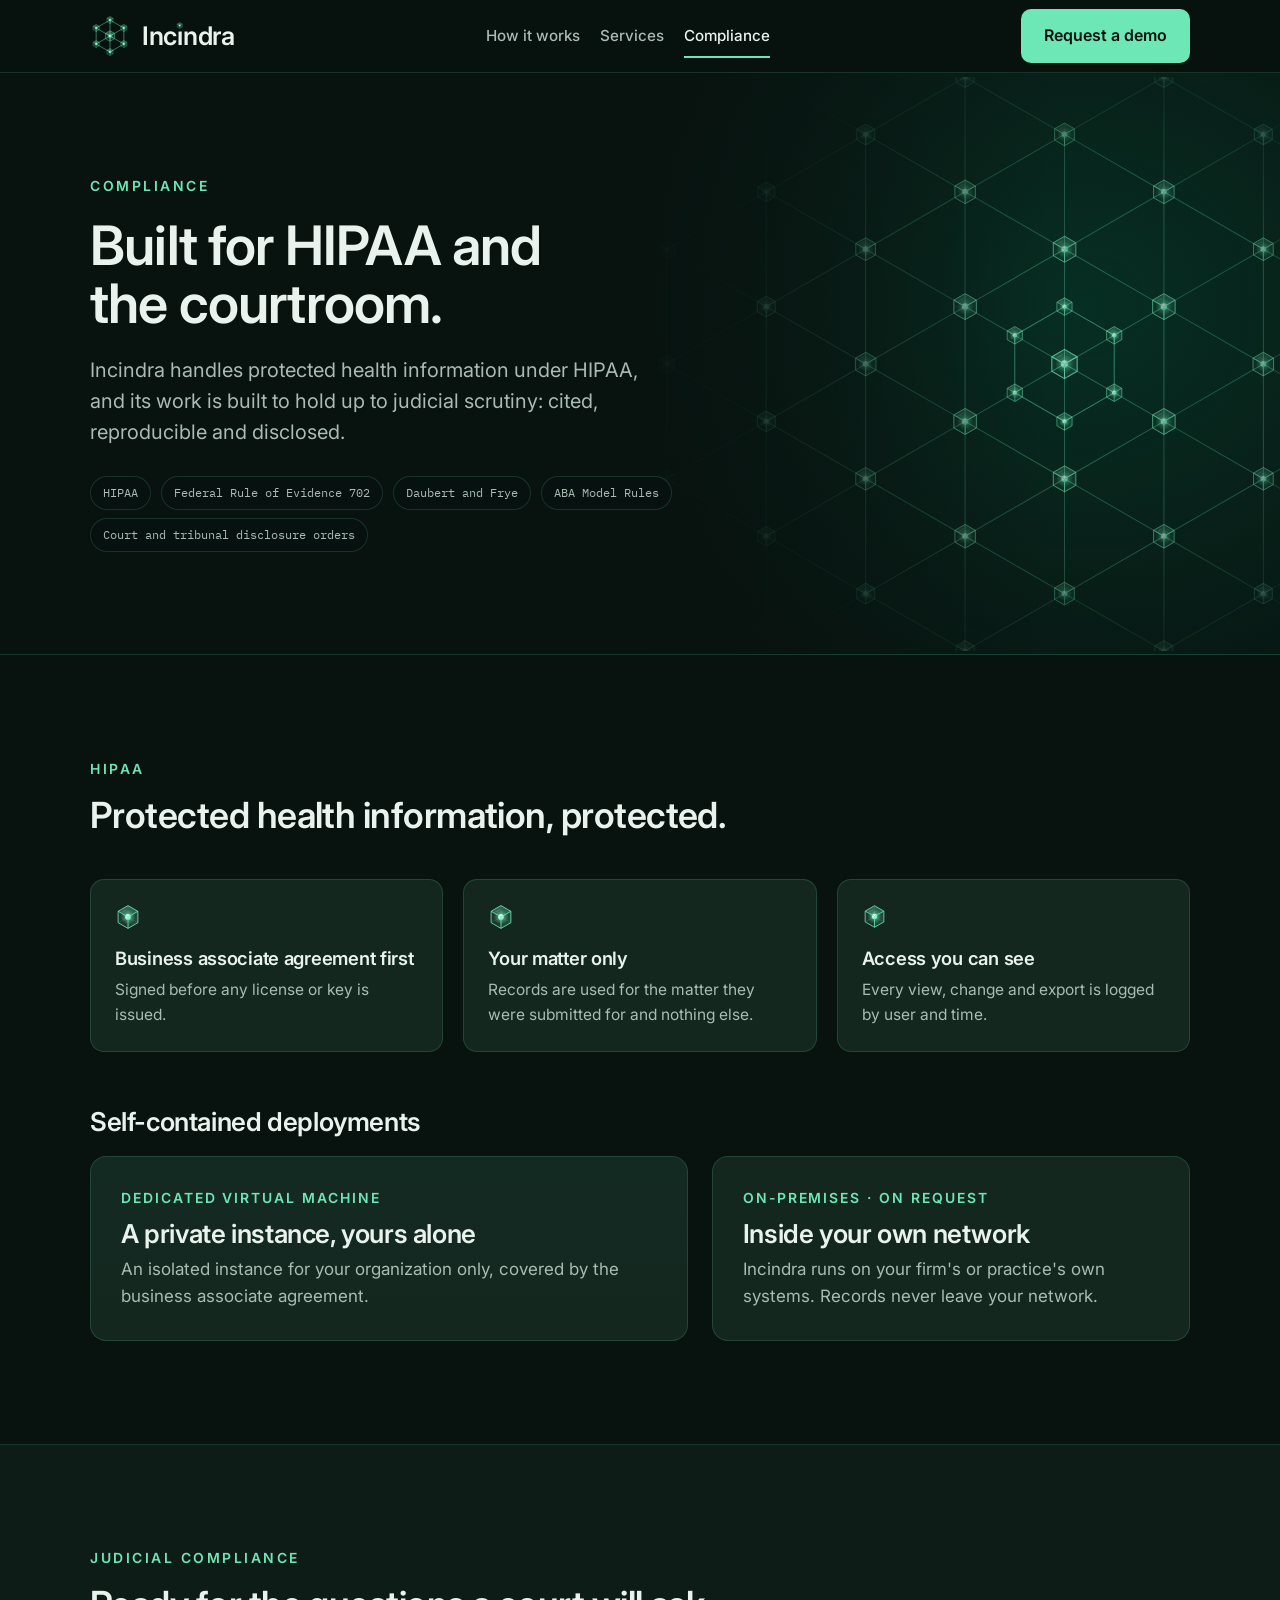
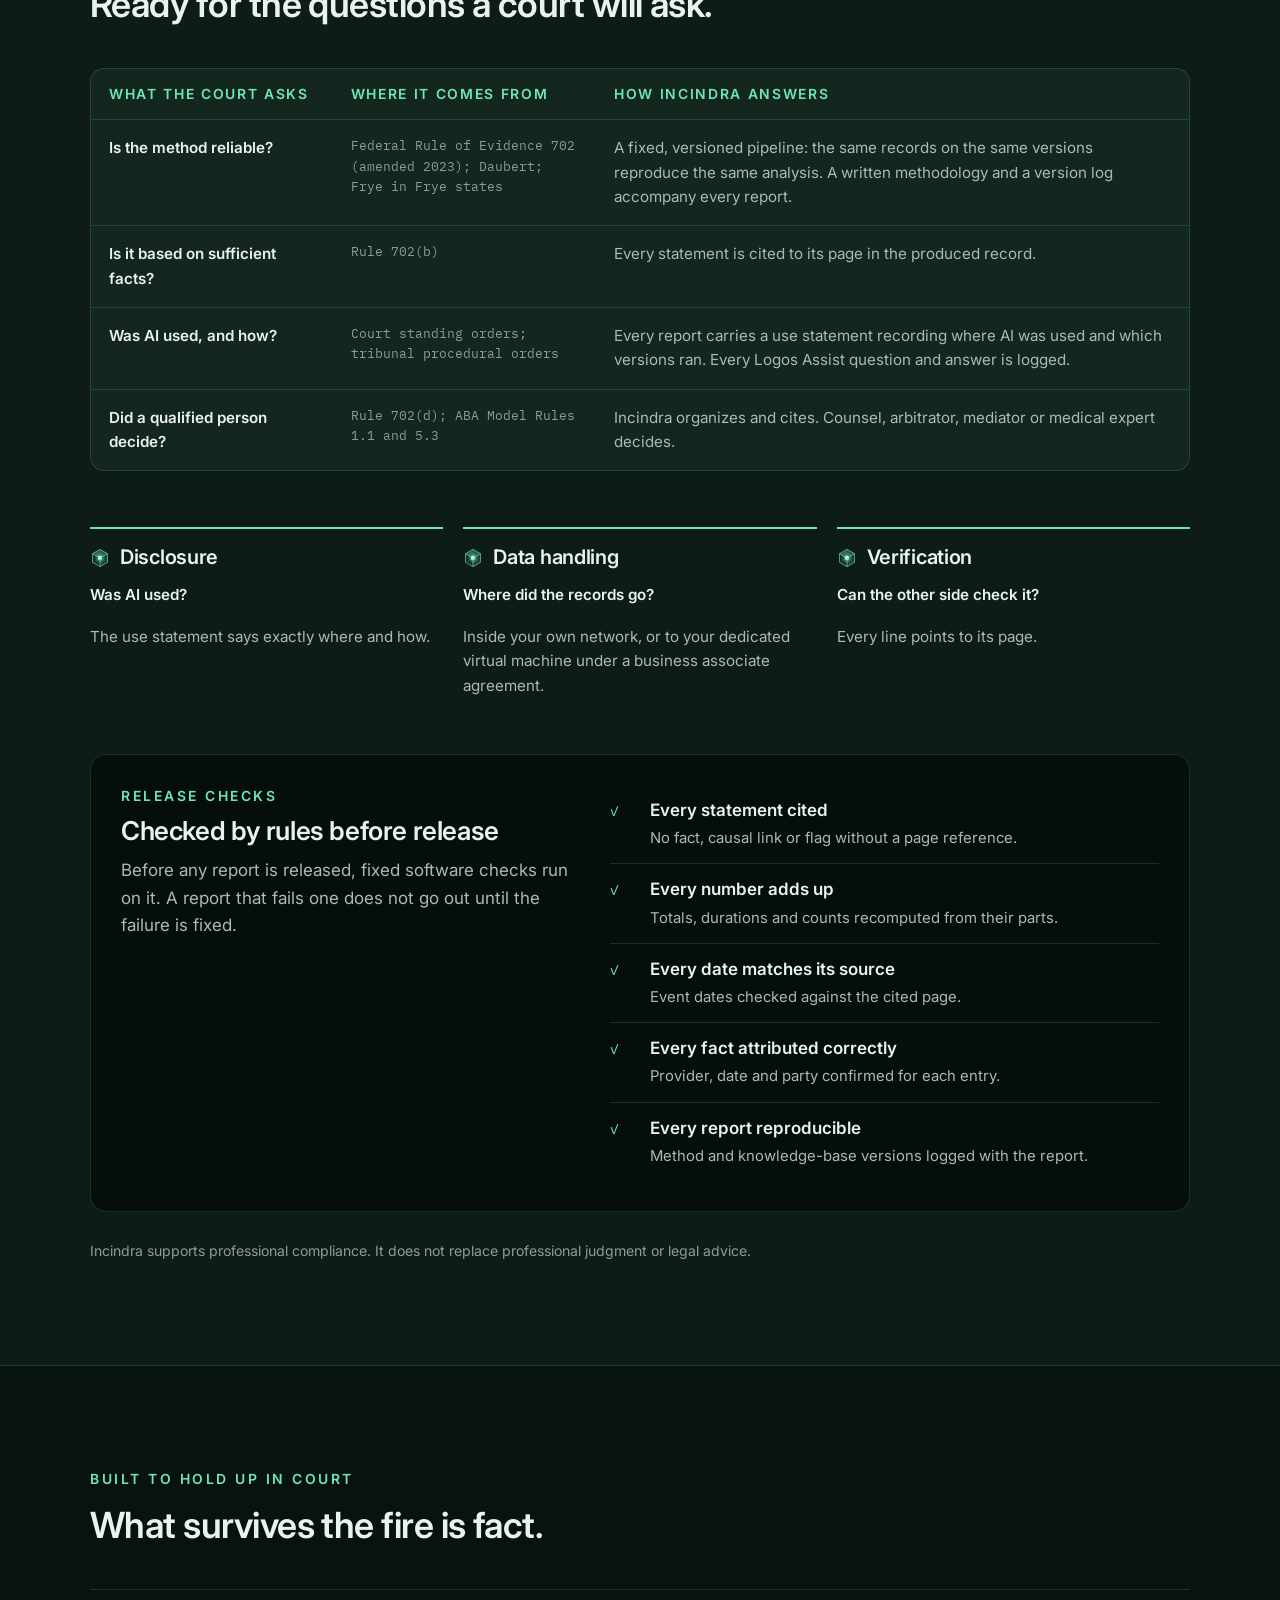
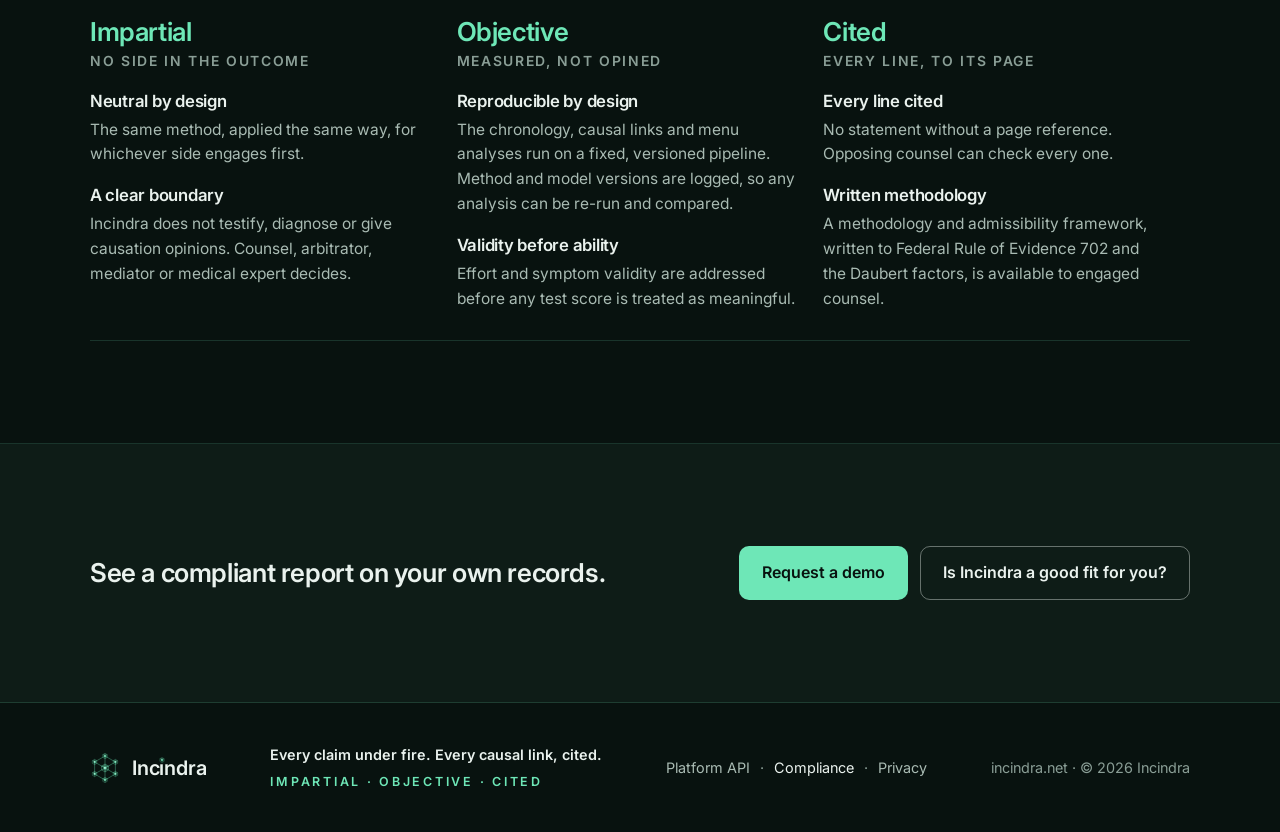
<file: compliance.html>
<!doctype html>
<html lang="en">
<head>
<meta charset="utf-8">
<meta name="viewport" content="width=device-width,initial-scale=1,viewport-fit=cover">
<title>Compliance · Incindra</title>
<meta name="description" content="Incindra handles protected health information under HIPAA, and its work is built to hold up to judicial scrutiny: cited, reproducible and disclosed.">
<link rel="canonical" href="https://incindra.net/compliance.html">
<meta property="og:type" content="website">
<meta property="og:site_name" content="Incindra">
<meta property="og:title" content="Compliance · Incindra">
<meta property="og:description" content="Incindra handles protected health information under HIPAA, and its work is built to hold up to judicial scrutiny: cited, reproducible and disclosed.">
<meta property="og:url" content="https://incindra.net/compliance.html">
<meta property="og:image" content="OG_IMAGE_PATH">
<meta name="twitter:card" content="summary_large_image">
<meta name="twitter:title" content="Compliance · Incindra">
<meta name="twitter:description" content="Incindra handles protected health information under HIPAA, and its work is built to hold up to judicial scrutiny: cited, reproducible and disclosed.">
<meta name="twitter:image" content="OG_IMAGE_PATH">
<meta name="theme-color" content="#08120F">
<link rel="icon" href="data:image/svg+xml,%3Csvg xmlns='http://www.w3.org/2000/svg' viewBox='-1.1 -1.1 2.2 2.2'%3E%3Cpolygon points='0,-0.95 0.823,-0.475 0,0 -0.823,-0.475' fill='%236EE7B7' fill-opacity='.30'/%3E%3Cpolygon points='0.823,-0.475 0.823,0.475 0,0.95 0,0' fill='%236EE7B7' fill-opacity='.17'/%3E%3Cpolygon points='-0.823,-0.475 0,0 0,0.95 -0.823,0.475' fill='%236EE7B7' fill-opacity='.09'/%3E%3Ccircle r='.26' fill='%23d9fff0'/%3E%3Cg stroke='%236EE7B7' stroke-width='.1' fill='none' stroke-linejoin='round'%3E%3Cline x1='0' y1='0' x2='-0.823' y2='-0.475'/%3E%3Cline x1='0' y1='0' x2='0.823' y2='-0.475'/%3E%3Cline x1='0' y1='0' x2='0' y2='0.95'/%3E%3Cpolygon points='0,-0.95 0.823,-0.475 0.823,0.475 0,0.95 -0.823,0.475 -0.823,-0.475'/%3E%3C/g%3E%3C/svg%3E">
<link rel="preconnect" href="https://fonts.googleapis.com">
<link rel="preconnect" href="https://fonts.gstatic.com" crossorigin>
<link rel="stylesheet" href="https://fonts.googleapis.com/css2?family=Inter:wght@400;500;600&family=IBM+Plex+Mono:wght@400;500&display=swap">
<link rel="stylesheet" href="assets/styles.css">
<script>document.documentElement.className+=' js'</script>
<script src="assets/main.js" defer></script>
<script src="assets/hero.js" defer></script>
</head>
<body data-page="compliance">
<a class="skip" href="#main">Skip to content</a>
<svg width="0" height="0" style="position:absolute" aria-hidden="true">
  <defs>
    <radialGradient id="cOrb" cx=".36" cy=".34" r=".7"><stop offset="0" stop-color="#ffffff"/><stop offset=".35" stop-color="#d9fff0"/><stop offset="1" stop-color="#6EE7B7"/></radialGradient>
    <radialGradient id="cHalo"><stop offset="0" stop-color="#6EE7B7" stop-opacity=".75"/><stop offset="1" stop-color="#6EE7B7" stop-opacity="0"/></radialGradient>
    <symbol id="cube" viewBox="-1 -1 2 2" overflow="visible">
      <polygon points="0,-0.95 0.823,-0.475 0,0 -0.823,-0.475" fill="#6EE7B7" fill-opacity=".30"/>
      <polygon points="0.823,-0.475 0.823,0.475 0,0.95 0,0" fill="#6EE7B7" fill-opacity=".17"/>
      <polygon points="-0.823,-0.475 0,0 0,0.95 -0.823,0.475" fill="#6EE7B7" fill-opacity=".09"/>
      <circle r=".62" fill="url(#cHalo)"/>
      <g stroke="#6EE7B7" stroke-opacity=".3" stroke-width=".04"><line x1="0" y1="0" x2="0" y2="-0.95"/><line x1="0" y1="0" x2="0.823" y2="0.475"/><line x1="0" y1="0" x2="-0.823" y2="0.475"/></g>
      <circle r=".24" fill="url(#cOrb)"/>
      <g stroke="#6EE7B7" stroke-width=".07" fill="none" stroke-linejoin="round"><line x1="0" y1="0" x2="-0.823" y2="-0.475"/><line x1="0" y1="0" x2="0.823" y2="-0.475"/><line x1="0" y1="0" x2="0" y2="0.95"/><polygon points="0,-0.95 0.823,-0.475 0.823,0.475 0,0.95 -0.823,0.475 -0.823,-0.475"/></g>
      <line x1="-0.5" y1="-0.4" x2="-0.12" y2="-0.62" stroke="#ffffff" stroke-opacity=".45" stroke-width=".04"/>
    </symbol>
    <symbol id="mark" viewBox="0 0 100 100" overflow="visible">
      <g stroke="#6EE7B7" stroke-width="1.4" fill="none" stroke-linejoin="round" opacity=".85">
        <path d="M50,10 L84.6,30 L84.6,70 L50,90 L15.4,70 L15.4,30 Z"/>
        <path d="M50,50 L50,10 M50,50 L84.6,30 M50,50 L84.6,70 M50,50 L50,90 M50,50 L15.4,70 M50,50 L15.4,30"/>
      </g>
      <use href="#cube" x="40.5" y="0.5" width="19" height="19"/><use href="#cube" x="75.1" y="20.5" width="19" height="19"/>
      <use href="#cube" x="75.1" y="60.5" width="19" height="19"/><use href="#cube" x="40.5" y="80.5" width="19" height="19"/>
      <use href="#cube" x="5.9" y="60.5" width="19" height="19"/><use href="#cube" x="5.9" y="20.5" width="19" height="19"/>
      <use href="#cube" x="36" y="36" width="28" height="28"/>
    </symbol>
  </defs>
</svg>

<header>
  <div class="wrap bar">
    <a class="brand" href="index.html" aria-label="Incindra home">
      <svg viewBox="0 0 100 100" aria-hidden="true"><use href="#mark"/></svg>
      <span class="word">Inc<span class="idot">ı</span>ndra</span>
    </a>
    <nav id="site-nav" class="site-nav" aria-label="Main">
      <ul>
        <li><a href="how-it-works.html">How it works</a></li>
        <li><a href="services.html">Services</a></li>
        <li><a href="compliance.html" aria-current="page">Compliance</a></li>
      </ul>
      <a class="btn btn-primary nav-demo" href="demo.html">Request a demo</a>
    </nav>
    <div class="bar-end">
      <a class="btn btn-primary head-demo" href="demo.html">Request a demo</a>
      <button class="menu-toggle" type="button" aria-expanded="false" aria-controls="site-nav"><span class="sr-only">Menu</span><span class="burger" aria-hidden="true"></span></button>
    </div>
  </div>
</header>

<main id="main">
  <div class="page-hero has-lattice">
    <svg class="lattice" viewBox="0 0 800 560" aria-hidden="true" focusable="false"><g fill="none" stroke="#6EE7B7" stroke-width="1"><path stroke-opacity="0.00" d="M-42,504L55,448M-42,504L-42,392M-42,504L55,560M-42,392L55,336M-42,392L-42,280M-42,392L55,448M-42,280L55,224M-42,280L-42,168M-42,280L55,336M-42,168L55,112M-42,168L-42,56M-42,168L55,224M-42,56L55,0M-42,56L55,112M55,560L152,504M55,560L55,448M55,112L55,0M55,0L152,56"/><path stroke-opacity="0.05" d="M55,448L152,392M55,448L55,336M55,448L152,504M55,336L152,280M55,336L55,224M55,336L152,392M55,224L152,168M55,224L55,112M55,224L152,280M55,112L152,56M55,112L152,168"/><path stroke-opacity="0.10" d="M152,504L249,448M152,504L152,392M152,504L249,560M152,392L249,336M152,392L152,280M152,392L249,448M152,280L249,224M152,280L152,168M152,280L249,336M152,168L249,112M152,168L152,56M152,168L249,224M152,56L249,0M152,56L249,112M249,560L346,504M249,560L249,448M249,112L249,0M249,0L346,56M734,504L831,560M734,56L831,0M831,560L831,448M831,112L831,0"/><path stroke-opacity="0.15" d="M249,448L346,392M249,448L249,336M249,448L346,504M249,224L249,112M249,112L346,56M249,112L346,168M734,504L831,448M734,392L831,448M734,168L831,112M734,56L831,112M831,448L831,336M831,224L831,112"/><path stroke-opacity="0.20" d="M249,336L346,280M249,336L249,224M249,336L346,392M249,224L346,168M249,224L346,280M346,504L443,448M346,504L346,392M346,504L443,560M346,168L346,56M346,56L443,0M346,56L443,112M443,560L540,504M443,560L443,448M443,112L443,0M443,0L540,56M540,504L637,560M540,56L637,0M637,560L734,504M637,560L637,448M637,448L734,504M637,112L734,56M637,112L637,0M637,0L734,56M734,504L734,392M734,392L831,336M734,280L831,224M734,280L831,336M734,168L734,56M734,168L831,224M831,336L831,224"/><path stroke-opacity="0.25" d="M346,392L443,336M346,392L346,280M346,392L443,448M346,280L443,224M346,280L346,168M346,280L443,336M346,168L443,112M346,168L443,224M443,448L540,392M443,448L443,336M443,448L540,504M443,224L443,112M443,112L540,56M443,112L540,168M540,504L637,448M540,504L540,392M540,392L637,448M540,168L637,112M540,168L540,56M540,56L637,112M637,448L734,392M637,448L637,336M637,336L734,280M637,336L734,392M637,224L734,168M637,224L637,112M637,224L734,280M637,112L734,168M734,392L734,280M734,280L734,168"/><path stroke-opacity="0.30" d="M443,336L540,280M443,336L443,224M443,336L540,392M443,224L540,168M443,224L540,280M540,392L637,336M540,392L540,280M540,280L637,224M540,280L540,168M540,280L637,336M540,168L637,224M637,336L637,224"/><path stroke-opacity=".45" d="M540,224L588.5,252L588.5,308L540,336L491.5,308L491.5,252Z"/></g><use href="#cube" x="-49.1" y="496.9" width="14.3" height="14.3" opacity="0.17"/><use href="#cube" x="-49.1" y="384.9" width="14.3" height="14.3" opacity="0.17"/><use href="#cube" x="-49.1" y="272.9" width="14.3" height="14.3" opacity="0.17"/><use href="#cube" x="-49.1" y="160.9" width="14.3" height="14.3" opacity="0.17"/><use href="#cube" x="-49.1" y="48.9" width="14.3" height="14.3" opacity="0.17"/><use href="#cube" x="47.9" y="552.9" width="14.3" height="14.3" opacity="0.17"/><use href="#cube" x="47.6" y="440.6" width="14.9" height="14.9" opacity="0.19"/><use href="#cube" x="47.2" y="328.2" width="15.6" height="15.6" opacity="0.22"/><use href="#cube" x="47.2" y="216.2" width="15.6" height="15.6" opacity="0.22"/><use href="#cube" x="47.6" y="104.6" width="14.9" height="14.9" opacity="0.19"/><use href="#cube" x="47.9" y="-7.1" width="14.3" height="14.3" opacity="0.17"/><use href="#cube" x="143.6" y="495.6" width="16.8" height="16.8" opacity="0.26"/><use href="#cube" x="143" y="383" width="18.1" height="18.1" opacity="0.31"/><use href="#cube" x="142.7" y="270.7" width="18.6" height="18.6" opacity="0.32"/><use href="#cube" x="143" y="159" width="18.1" height="18.1" opacity="0.31"/><use href="#cube" x="143.6" y="47.6" width="16.8" height="16.8" opacity="0.26"/><use href="#cube" x="240" y="551" width="18.1" height="18.1" opacity="0.31"/><use href="#cube" x="239" y="438" width="20.1" height="20.1" opacity="0.38"/><use href="#cube" x="238.4" y="325.4" width="21.3" height="21.3" opacity="0.42"/><use href="#cube" x="238.4" y="213.4" width="21.3" height="21.3" opacity="0.42"/><use href="#cube" x="239" y="102" width="20.1" height="20.1" opacity="0.38"/><use href="#cube" x="240" y="-9" width="18.1" height="18.1" opacity="0.31"/><use href="#cube" x="335.4" y="493.4" width="21.3" height="21.3" opacity="0.42"/><use href="#cube" x="334.3" y="380.3" width="23.4" height="23.4" opacity="0.50"/><use href="#cube" x="333.9" y="267.9" width="24.3" height="24.3" opacity="0.53"/><use href="#cube" x="334.3" y="156.3" width="23.4" height="23.4" opacity="0.50"/><use href="#cube" x="335.4" y="45.4" width="21.3" height="21.3" opacity="0.42"/><use href="#cube" x="432.4" y="549.4" width="21.3" height="21.3" opacity="0.42"/><use href="#cube" x="430.9" y="435.9" width="24.3" height="24.3" opacity="0.53"/><use href="#cube" x="429.7" y="322.7" width="26.7" height="26.7" opacity="0.62"/><use href="#cube" x="429.7" y="210.7" width="26.7" height="26.7" opacity="0.62"/><use href="#cube" x="430.9" y="99.9" width="24.3" height="24.3" opacity="0.53"/><use href="#cube" x="432.4" y="-10.6" width="21.3" height="21.3" opacity="0.42"/><use href="#cube" x="528.3" y="492.3" width="23.4" height="23.4" opacity="0.50"/><use href="#cube" x="526.7" y="378.7" width="26.7" height="26.7" opacity="0.62"/><use href="#cube" x="525" y="265" width="30" height="30" opacity="0.74"/><use href="#cube" x="526.7" y="154.7" width="26.7" height="26.7" opacity="0.62"/><use href="#cube" x="528.3" y="44.3" width="23.4" height="23.4" opacity="0.50"/><use href="#cube" x="626.3" y="549.4" width="21.3" height="21.3" opacity="0.42"/><use href="#cube" x="624.8" y="435.9" width="24.3" height="24.3" opacity="0.53"/><use href="#cube" x="623.6" y="322.7" width="26.7" height="26.7" opacity="0.62"/><use href="#cube" x="623.6" y="210.7" width="26.7" height="26.7" opacity="0.62"/><use href="#cube" x="624.8" y="99.9" width="24.3" height="24.3" opacity="0.53"/><use href="#cube" x="626.3" y="-10.6" width="21.3" height="21.3" opacity="0.42"/><use href="#cube" x="723.3" y="493.4" width="21.3" height="21.3" opacity="0.42"/><use href="#cube" x="722.3" y="380.3" width="23.4" height="23.4" opacity="0.50"/><use href="#cube" x="721.8" y="267.9" width="24.3" height="24.3" opacity="0.53"/><use href="#cube" x="722.3" y="156.3" width="23.4" height="23.4" opacity="0.50"/><use href="#cube" x="723.3" y="45.4" width="21.3" height="21.3" opacity="0.42"/><use href="#cube" x="821.9" y="551" width="18.1" height="18.1" opacity="0.31"/><use href="#cube" x="820.9" y="438" width="20.1" height="20.1" opacity="0.38"/><use href="#cube" x="820.3" y="325.4" width="21.3" height="21.3" opacity="0.42"/><use href="#cube" x="820.3" y="213.4" width="21.3" height="21.3" opacity="0.42"/><use href="#cube" x="820.9" y="102" width="20.1" height="20.1" opacity="0.38"/><use href="#cube" x="821.9" y="-9" width="18.1" height="18.1" opacity="0.31"/><use href="#cube" x="531" y="215" width="18" height="18" opacity=".8"/><use href="#cube" x="579.5" y="243" width="18" height="18" opacity=".8"/><use href="#cube" x="579.5" y="299" width="18" height="18" opacity=".8"/><use href="#cube" x="531" y="327" width="18" height="18" opacity=".8"/><use href="#cube" x="482.5" y="299" width="18" height="18" opacity=".8"/><use href="#cube" x="482.5" y="243" width="18" height="18" opacity=".8"/></svg>
    <div class="wrap">
      <div class="eyebrow">Compliance</div>
      <h1>Built for HIPAA and the courtroom.</h1>
      <p class="lede">Incindra handles protected health information under HIPAA, and its work is built to hold up to judicial scrutiny: cited, reproducible and disclosed.</p>
      <ul class="frames" aria-label="Frameworks Incindra is designed around">
        <li>HIPAA</li><li>Federal Rule of Evidence 702</li><li>Daubert and Frye</li><li>ABA Model Rules</li><li>Court and tribunal disclosure orders</li>
      </ul>
    </div>
  </div>

  <section id="hipaa" aria-labelledby="hipaa-h">
    <div class="wrap">
      <div class="sec-head">
        <div class="eyebrow">HIPAA</div>
        <h2 id="hipaa-h">Protected health information, protected.</h2>
      </div>
      <div class="why-grid">
        <div><i class="jewel lg"></i><h3>Business associate agreement first</h3><p>Signed before any license or key is issued.</p></div>
        <div><i class="jewel lg"></i><h3>Your matter only</h3><p>Records are used for the matter they were submitted for and nothing else.</p></div>
        <div><i class="jewel lg"></i><h3>Access you can see</h3><p>Every view, change and export is logged by user and time.</p></div>
      </div>
      <h3 class="deploy-h" id="deploy">Self-contained deployments</h3>
      <div class="sides">
        <article class="side expert">
          <div class="side-tag">Dedicated virtual machine</div>
          <h4>A private instance, yours alone</h4>
          <p>An isolated instance for your organization only, covered by the business associate agreement.</p>
        </article>
        <article class="side">
          <div class="side-tag">On-premises · on request</div>
          <h4>Inside your own network</h4>
          <p>Incindra runs on your firm's or practice's own systems. Records never leave your network.</p>
        </article>
      </div>
    </div>
  </section>

  <section id="judicial" class="alt" aria-labelledby="judicial-h">
    <div class="wrap">
      <div class="sec-head">
        <div class="eyebrow">Judicial compliance</div>
        <h2 id="judicial-h">Ready for the questions a court will ask.</h2>
      </div>
      <div class="duty-wrap" role="region" aria-label="Judicial questions and how Incindra answers them">
        <table class="duty" role="table">
          <thead role="rowgroup"><tr role="row"><th scope="col" role="columnheader">What the court asks</th><th scope="col" role="columnheader">Where it comes from</th><th scope="col" role="columnheader">How Incindra answers</th></tr></thead>
          <tbody role="rowgroup">
            <tr role="row"><td role="cell">Is the method reliable?</td><td role="cell" data-label="Where it comes from">Federal Rule of Evidence 702 (amended 2023); Daubert; Frye in Frye states</td><td role="cell" data-label="How Incindra answers">A fixed, versioned pipeline: the same records on the same versions reproduce the same analysis. A written methodology and a version log accompany every report.</td></tr>
            <tr role="row"><td role="cell">Is it based on sufficient facts?</td><td role="cell" data-label="Where it comes from">Rule 702(b)</td><td role="cell" data-label="How Incindra answers">Every statement is cited to its page in the produced record.</td></tr>
            <tr role="row"><td role="cell">Was AI used, and how?</td><td role="cell" data-label="Where it comes from">Court standing orders; tribunal procedural orders</td><td role="cell" data-label="How Incindra answers">Every report carries a use statement recording where AI was used and which versions ran. Every Logos Assist question and answer is logged.</td></tr>
            <tr role="row"><td role="cell">Did a qualified person decide?</td><td role="cell" data-label="Where it comes from">Rule 702(d); ABA Model Rules 1.1 and 5.3</td><td role="cell" data-label="How Incindra answers">Incindra organizes and cites. Counsel, arbitrator, mediator or medical expert decides.</td></tr>
          </tbody>
        </table>
      </div>

      <div class="asks">
        <div class="ask"><h3><i class="jewel"></i>Disclosure</h3><dl>
          <dt>Was AI used?</dt><dd>The use statement says exactly where and how.</dd></dl></div>
        <div class="ask"><h3><i class="jewel"></i>Data handling</h3><dl>
          <dt>Where did the records go?</dt><dd>Inside your own network, or to your dedicated virtual machine under a business associate agreement.</dd></dl></div>
        <div class="ask"><h3><i class="jewel"></i>Verification</h3><dl>
          <dt>Can the other side check it?</dt><dd>Every line points to its page.</dd></dl></div>
      </div>

      <div class="gate">
        <div>
          <div class="eyebrow">Release checks</div>
          <h3>Checked by rules before release</h3>
          <p>Before any report is released, fixed software checks run on it. A report that fails one does not go out until the failure is fixed.</p>
        </div>
        <ul>
          <li><span class="ok" aria-hidden="true">&#10003;</span><div><b>Every statement cited</b><span>No fact, causal link or flag without a page reference.</span></div></li>
          <li><span class="ok" aria-hidden="true">&#10003;</span><div><b>Every number adds up</b><span>Totals, durations and counts recomputed from their parts.</span></div></li>
          <li><span class="ok" aria-hidden="true">&#10003;</span><div><b>Every date matches its source</b><span>Event dates checked against the cited page.</span></div></li>
          <li><span class="ok" aria-hidden="true">&#10003;</span><div><b>Every fact attributed correctly</b><span>Provider, date and party confirmed for each entry.</span></div></li>
          <li><span class="ok" aria-hidden="true">&#10003;</span><div><b>Every report reproducible</b><span>Method and knowledge-base versions logged with the report.</span></div></li>
        </ul>
      </div>
      <p class="fine">Incindra supports professional compliance. It does not replace professional judgment or legal advice.</p>
    </div>
  </section>

  <section id="court" aria-labelledby="court-h">
    <div class="wrap">
      <div class="sec-head">
        <div class="eyebrow">Built to hold up in court</div>
        <h2 id="court-h">What survives the fire is fact.</h2>
      </div>
      <div class="court">
        <div id="impartial"><h3 class="court-word">Impartial</h3><p class="court-sub">No side in the outcome</p>
          <h4>Neutral by design</h4><p>The same method, applied the same way, for whichever side engages first.</p>
          <h4>A clear boundary</h4><p>Incindra does not testify, diagnose or give causation opinions. Counsel, arbitrator, mediator or medical expert decides.</p></div>
        <div id="objective"><h3 class="court-word">Objective</h3><p class="court-sub">Measured, not opined</p>
          <h4>Reproducible by design</h4><p>The chronology, causal links and menu analyses run on a fixed, versioned pipeline. Method and model versions are logged, so any analysis can be re-run and compared.</p>
          <h4>Validity before ability</h4><p>Effort and symptom validity are addressed before any test score is treated as meaningful.</p></div>
        <div id="cited"><h3 class="court-word">Cited</h3><p class="court-sub">Every line, to its page</p>
          <h4>Every line cited</h4><p>No statement without a page reference. Opposing counsel can check every one.</p>
          <h4>Written methodology</h4><p>A methodology and admissibility framework, written to Federal Rule of Evidence 702 and the Daubert factors, is available to engaged counsel.</p></div>
      </div>
    </div>
  </section>

  <section class="alt" aria-labelledby="cta-h">
    <div class="wrap band">
      <h2 id="cta-h">See a compliant report on your own records.</h2>
      <div class="ctas band-ctas">
        <a class="btn btn-primary" href="demo.html">Request a demo</a>
        <a class="btn btn-ghost" href="fitcheck/">Is Incindra a good fit for you?</a>
      </div>
    </div>
  </section>
</main>

<footer>
  <div class="wrap">
    <a class="brand" href="index.html" aria-label="Incindra home"><svg viewBox="0 0 100 100" aria-hidden="true"><use href="#mark"/></svg><span class="word">Inc<span class="idot">ı</span>ndra</span></a>
    <span class="foot-tag"><span>Every claim under fire. Every causal link, cited.</span><span class="tagline">Impartial · Objective · Cited</span></span>
    <nav class="foot-links" aria-label="Footer">
      <ul><li><a href="platform-api.html">Platform API</a></li><li><a href="compliance.html" aria-current="page">Compliance</a></li><li><a href="privacy.html">Privacy</a></li></ul>
    </nav>
    <span>incindra.net · © 2026 Incindra</span>
  </div>
</footer>
</body>
</html>
</file>
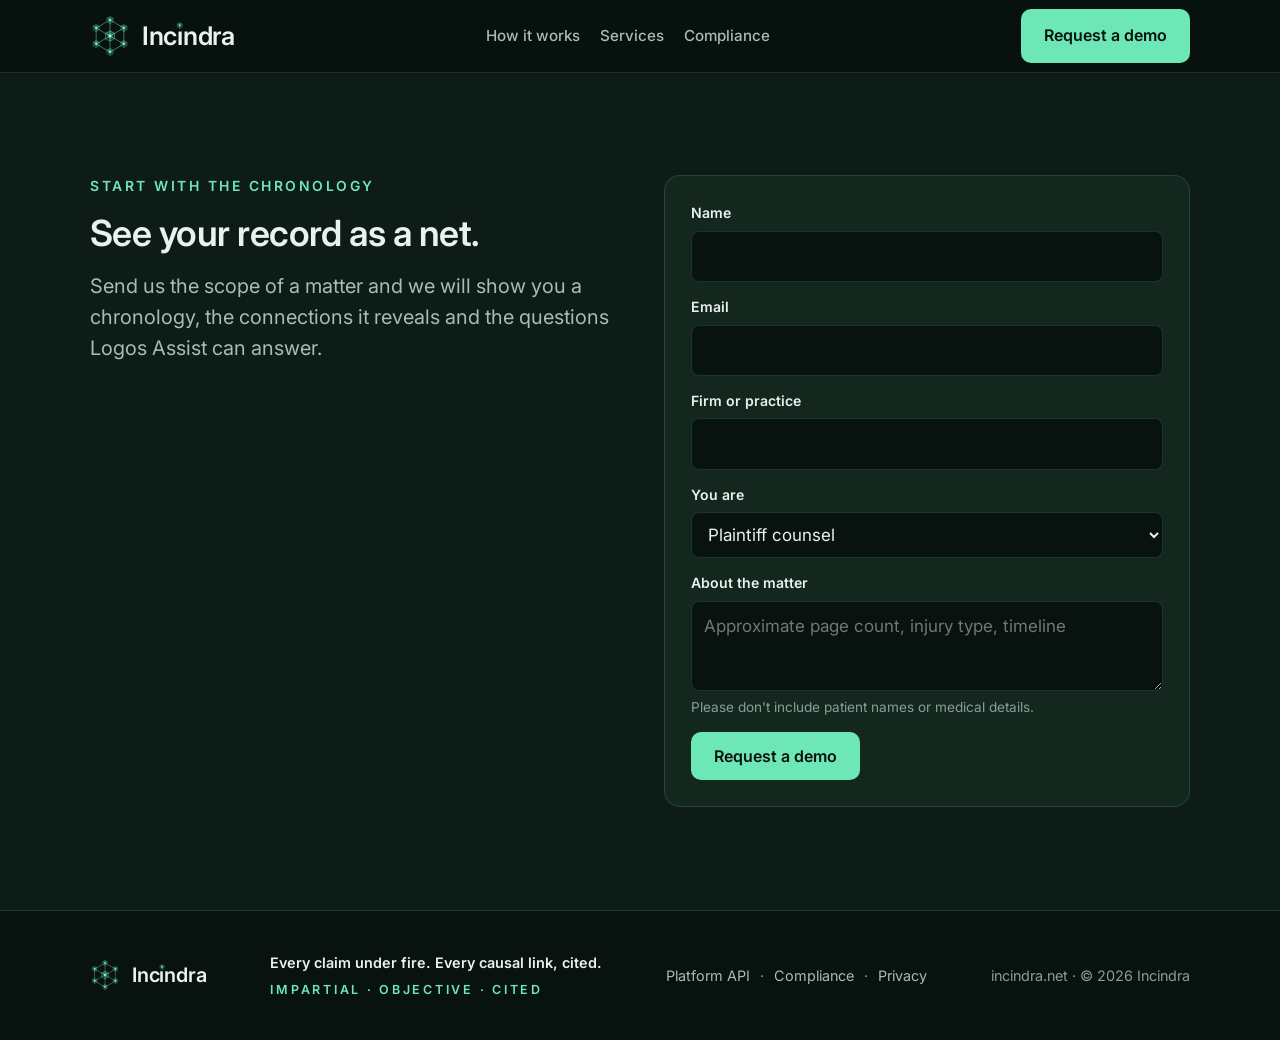
<file: demo.html>
<!doctype html>
<html lang="en">
<head>
<meta charset="utf-8">
<meta name="viewport" content="width=device-width,initial-scale=1,viewport-fit=cover">
<title>Request a demo · Incindra</title>
<meta name="description" content="Send us the scope of a matter and we will show you a chronology, the connections it reveals and the questions Logos Assist can answer.">
<link rel="canonical" href="https://incindra.net/demo.html">
<meta property="og:type" content="website">
<meta property="og:site_name" content="Incindra">
<meta property="og:title" content="Request a demo · Incindra">
<meta property="og:description" content="Send us the scope of a matter and we will show you a chronology, the connections it reveals and the questions Logos Assist can answer.">
<meta property="og:url" content="https://incindra.net/demo.html">
<meta property="og:image" content="OG_IMAGE_PATH">
<meta name="twitter:card" content="summary_large_image">
<meta name="twitter:title" content="Request a demo · Incindra">
<meta name="twitter:description" content="Send us the scope of a matter and we will show you a chronology, the connections it reveals and the questions Logos Assist can answer.">
<meta name="twitter:image" content="OG_IMAGE_PATH">
<meta name="theme-color" content="#08120F">
<link rel="icon" href="data:image/svg+xml,%3Csvg xmlns='http://www.w3.org/2000/svg' viewBox='-1.1 -1.1 2.2 2.2'%3E%3Cpolygon points='0,-0.95 0.823,-0.475 0,0 -0.823,-0.475' fill='%236EE7B7' fill-opacity='.30'/%3E%3Cpolygon points='0.823,-0.475 0.823,0.475 0,0.95 0,0' fill='%236EE7B7' fill-opacity='.17'/%3E%3Cpolygon points='-0.823,-0.475 0,0 0,0.95 -0.823,0.475' fill='%236EE7B7' fill-opacity='.09'/%3E%3Ccircle r='.26' fill='%23d9fff0'/%3E%3Cg stroke='%236EE7B7' stroke-width='.1' fill='none' stroke-linejoin='round'%3E%3Cline x1='0' y1='0' x2='-0.823' y2='-0.475'/%3E%3Cline x1='0' y1='0' x2='0.823' y2='-0.475'/%3E%3Cline x1='0' y1='0' x2='0' y2='0.95'/%3E%3Cpolygon points='0,-0.95 0.823,-0.475 0.823,0.475 0,0.95 -0.823,0.475 -0.823,-0.475'/%3E%3C/g%3E%3C/svg%3E">
<link rel="preconnect" href="https://fonts.googleapis.com">
<link rel="preconnect" href="https://fonts.gstatic.com" crossorigin>
<link rel="stylesheet" href="https://fonts.googleapis.com/css2?family=Inter:wght@400;500;600&family=IBM+Plex+Mono:wght@400;500&display=swap">
<link rel="stylesheet" href="assets/styles.css">
<script>document.documentElement.className+=' js'</script>
<script src="assets/main.js" defer></script>
</head>
<body data-page="demo">
<a class="skip" href="#main">Skip to content</a>
<svg width="0" height="0" style="position:absolute" aria-hidden="true">
  <defs>
    <radialGradient id="cOrb" cx=".36" cy=".34" r=".7"><stop offset="0" stop-color="#ffffff"/><stop offset=".35" stop-color="#d9fff0"/><stop offset="1" stop-color="#6EE7B7"/></radialGradient>
    <radialGradient id="cHalo"><stop offset="0" stop-color="#6EE7B7" stop-opacity=".75"/><stop offset="1" stop-color="#6EE7B7" stop-opacity="0"/></radialGradient>
    <symbol id="cube" viewBox="-1 -1 2 2" overflow="visible">
      <polygon points="0,-0.95 0.823,-0.475 0,0 -0.823,-0.475" fill="#6EE7B7" fill-opacity=".30"/>
      <polygon points="0.823,-0.475 0.823,0.475 0,0.95 0,0" fill="#6EE7B7" fill-opacity=".17"/>
      <polygon points="-0.823,-0.475 0,0 0,0.95 -0.823,0.475" fill="#6EE7B7" fill-opacity=".09"/>
      <circle r=".62" fill="url(#cHalo)"/>
      <g stroke="#6EE7B7" stroke-opacity=".3" stroke-width=".04"><line x1="0" y1="0" x2="0" y2="-0.95"/><line x1="0" y1="0" x2="0.823" y2="0.475"/><line x1="0" y1="0" x2="-0.823" y2="0.475"/></g>
      <circle r=".24" fill="url(#cOrb)"/>
      <g stroke="#6EE7B7" stroke-width=".07" fill="none" stroke-linejoin="round"><line x1="0" y1="0" x2="-0.823" y2="-0.475"/><line x1="0" y1="0" x2="0.823" y2="-0.475"/><line x1="0" y1="0" x2="0" y2="0.95"/><polygon points="0,-0.95 0.823,-0.475 0.823,0.475 0,0.95 -0.823,0.475 -0.823,-0.475"/></g>
      <line x1="-0.5" y1="-0.4" x2="-0.12" y2="-0.62" stroke="#ffffff" stroke-opacity=".45" stroke-width=".04"/>
    </symbol>
    <symbol id="mark" viewBox="0 0 100 100" overflow="visible">
      <g stroke="#6EE7B7" stroke-width="1.4" fill="none" stroke-linejoin="round" opacity=".85">
        <path d="M50,10 L84.6,30 L84.6,70 L50,90 L15.4,70 L15.4,30 Z"/>
        <path d="M50,50 L50,10 M50,50 L84.6,30 M50,50 L84.6,70 M50,50 L50,90 M50,50 L15.4,70 M50,50 L15.4,30"/>
      </g>
      <use href="#cube" x="40.5" y="0.5" width="19" height="19"/><use href="#cube" x="75.1" y="20.5" width="19" height="19"/>
      <use href="#cube" x="75.1" y="60.5" width="19" height="19"/><use href="#cube" x="40.5" y="80.5" width="19" height="19"/>
      <use href="#cube" x="5.9" y="60.5" width="19" height="19"/><use href="#cube" x="5.9" y="20.5" width="19" height="19"/>
      <use href="#cube" x="36" y="36" width="28" height="28"/>
    </symbol>
  </defs>
</svg>

<header>
  <div class="wrap bar">
    <a class="brand" href="index.html" aria-label="Incindra home">
      <svg viewBox="0 0 100 100" aria-hidden="true"><use href="#mark"/></svg>
      <span class="word">Inc<span class="idot">ı</span>ndra</span>
    </a>
    <nav id="site-nav" class="site-nav" aria-label="Main">
      <ul>
        <li><a href="how-it-works.html">How it works</a></li>
        <li><a href="services.html">Services</a></li>
        <li><a href="compliance.html">Compliance</a></li>
      </ul>
      <a class="btn btn-primary nav-demo" href="demo.html" aria-current="page">Request a demo</a>
    </nav>
    <div class="bar-end">
      <a class="btn btn-primary head-demo" href="demo.html" aria-current="page">Request a demo</a>
      <button class="menu-toggle" type="button" aria-expanded="false" aria-controls="site-nav"><span class="sr-only">Menu</span><span class="burger" aria-hidden="true"></span></button>
    </div>
  </div>
</header>

<main id="main">
  <section id="demo" class="alt" aria-labelledby="demo-h">
    <div class="wrap cta">
      <div>
        <div class="eyebrow">Start with the chronology</div>
        <h1 id="demo-h">See your record as a net.</h1>
        <p class="lede">Send us the scope of a matter and we will show you a chronology, the connections it reveals and the questions Logos Assist can answer.</p>
      </div>
      <form id="demoForm" class="demo-form" method="post" novalidate>
        <div class="field">
          <label for="f-name">Name</label>
          <input id="f-name" name="name" autocomplete="name" required aria-describedby="f-name-err">
          <p class="field-error" id="f-name-err" hidden></p>
        </div>
        <div class="field">
          <label for="f-email">Email</label>
          <input id="f-email" name="email" type="email" autocomplete="email" required aria-describedby="f-email-err">
          <p class="field-error" id="f-email-err" hidden></p>
        </div>
        <div class="field">
          <label for="f-org">Firm or practice</label>
          <input id="f-org" name="org" autocomplete="organization">
        </div>
        <div class="field">
          <label for="f-role">You are</label>
          <select id="f-role" name="role">
            <option>Plaintiff counsel</option><option>Defense counsel</option><option>Medical provider</option><option>Expert</option><option>ADR or claims platform</option><option>Other</option>
          </select>
        </div>
        <div class="field">
          <label for="f-scope">About the matter</label>
          <textarea id="f-scope" name="scope" placeholder="Approximate page count, injury type, timeline" aria-describedby="f-scope-help"></textarea>
          <p class="note" id="f-scope-help">Please don't include patient names or medical details.</p>
        </div>
        <input class="hp" type="text" name="_gotcha" tabindex="-1" autocomplete="off" aria-hidden="true">
        <input type="hidden" name="_subject" value="Incindra demo request">
        <input type="hidden" name="page" value="">
        <button class="btn btn-primary" type="submit">Request a demo</button>
        <p class="form-status" role="status" aria-live="polite"></p>
      </form>
    </div>
  </section>
</main>

<footer>
  <div class="wrap">
    <a class="brand" href="index.html" aria-label="Incindra home"><svg viewBox="0 0 100 100" aria-hidden="true"><use href="#mark"/></svg><span class="word">Inc<span class="idot">ı</span>ndra</span></a>
    <span class="foot-tag"><span>Every claim under fire. Every causal link, cited.</span><span class="tagline">Impartial · Objective · Cited</span></span>
    <nav class="foot-links" aria-label="Footer">
      <ul><li><a href="platform-api.html">Platform API</a></li><li><a href="compliance.html">Compliance</a></li><li><a href="privacy.html">Privacy</a></li></ul>
    </nav>
    <span>incindra.net · © 2026 Incindra</span>
  </div>
</footer>
</body>
</html>
</file>
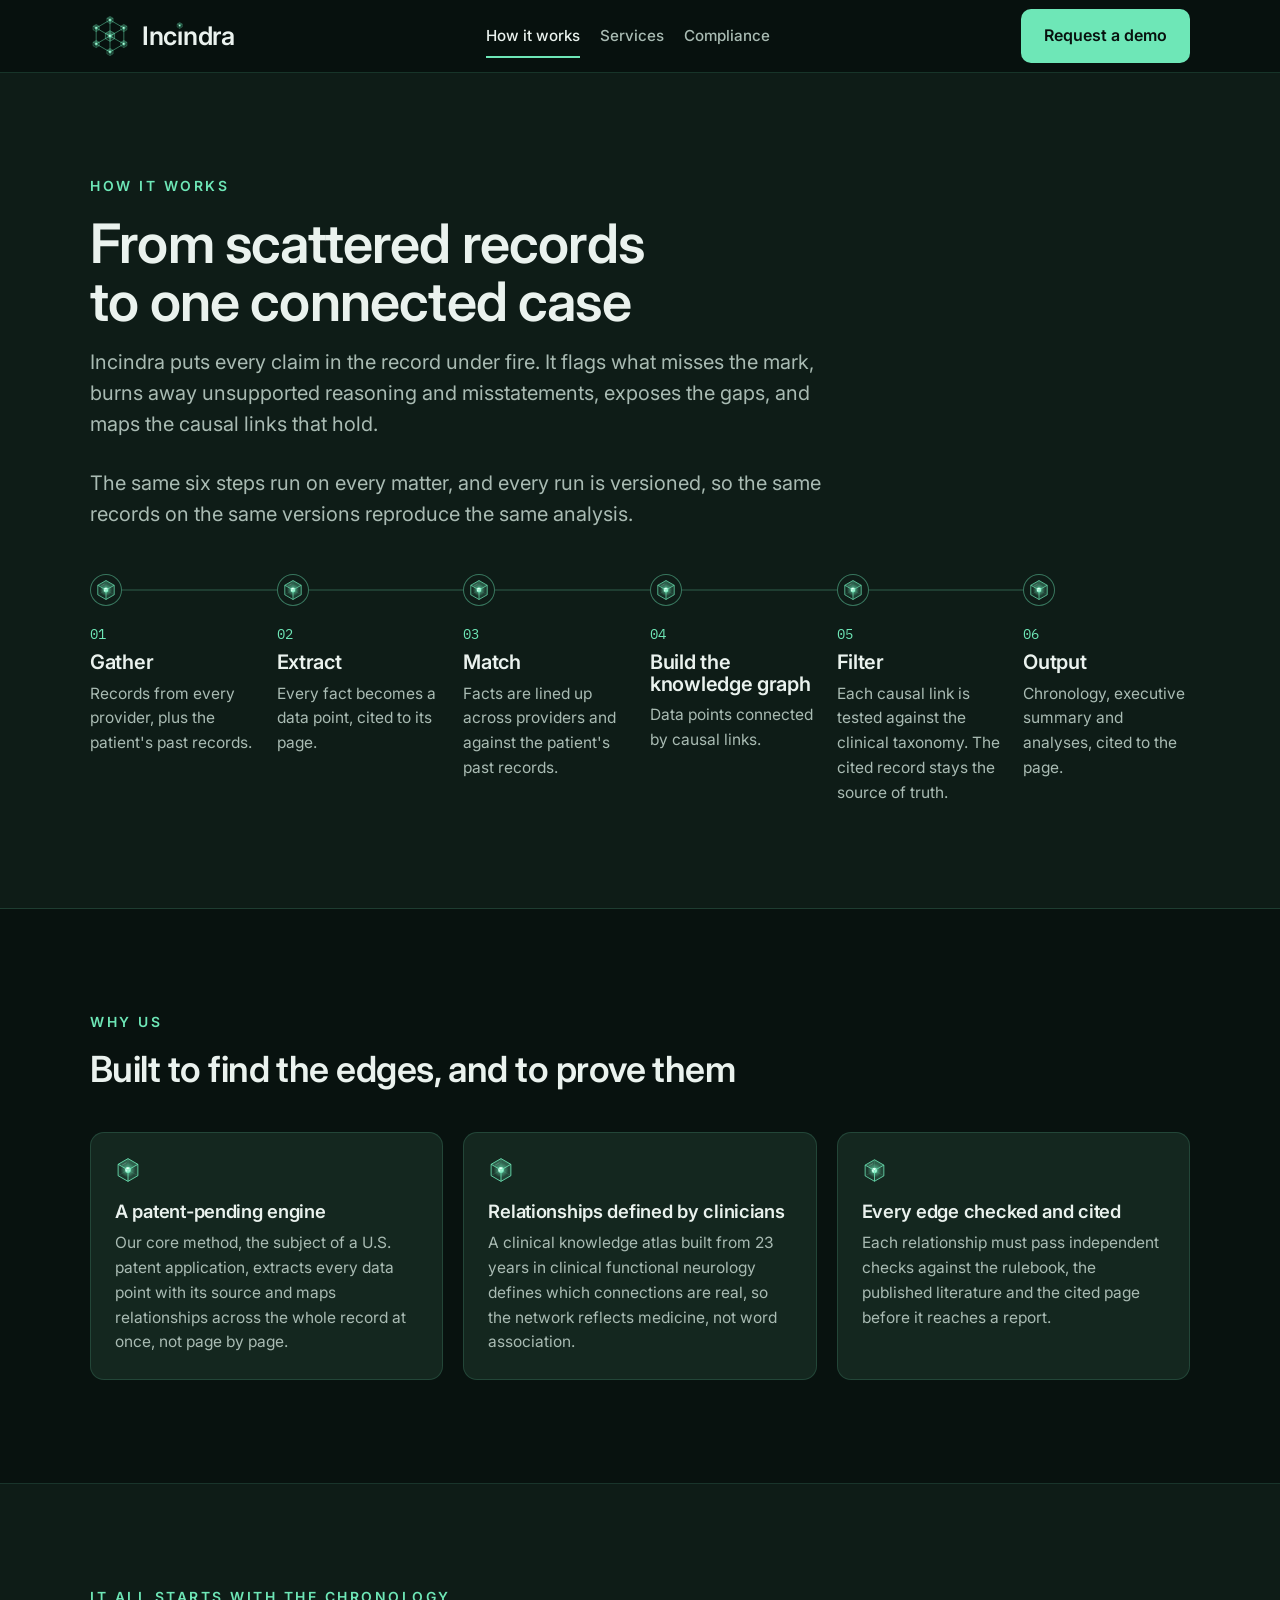
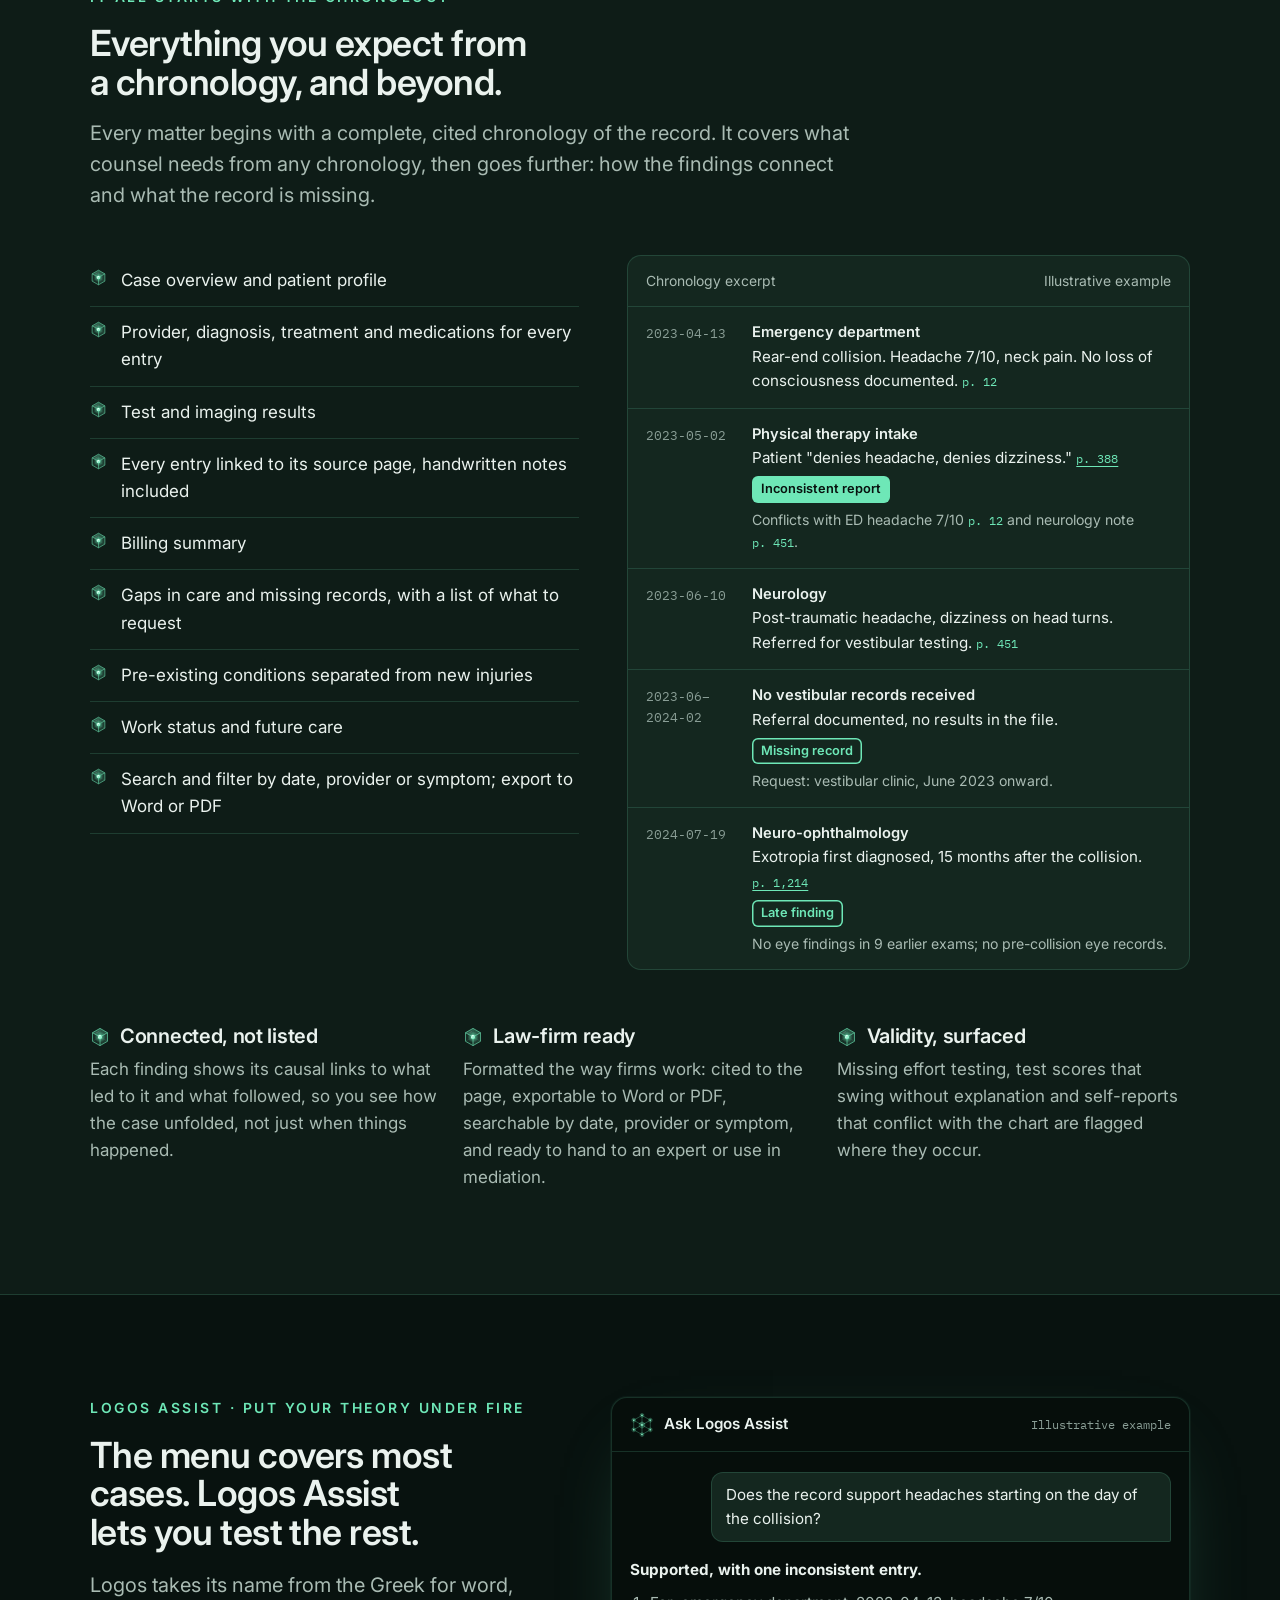
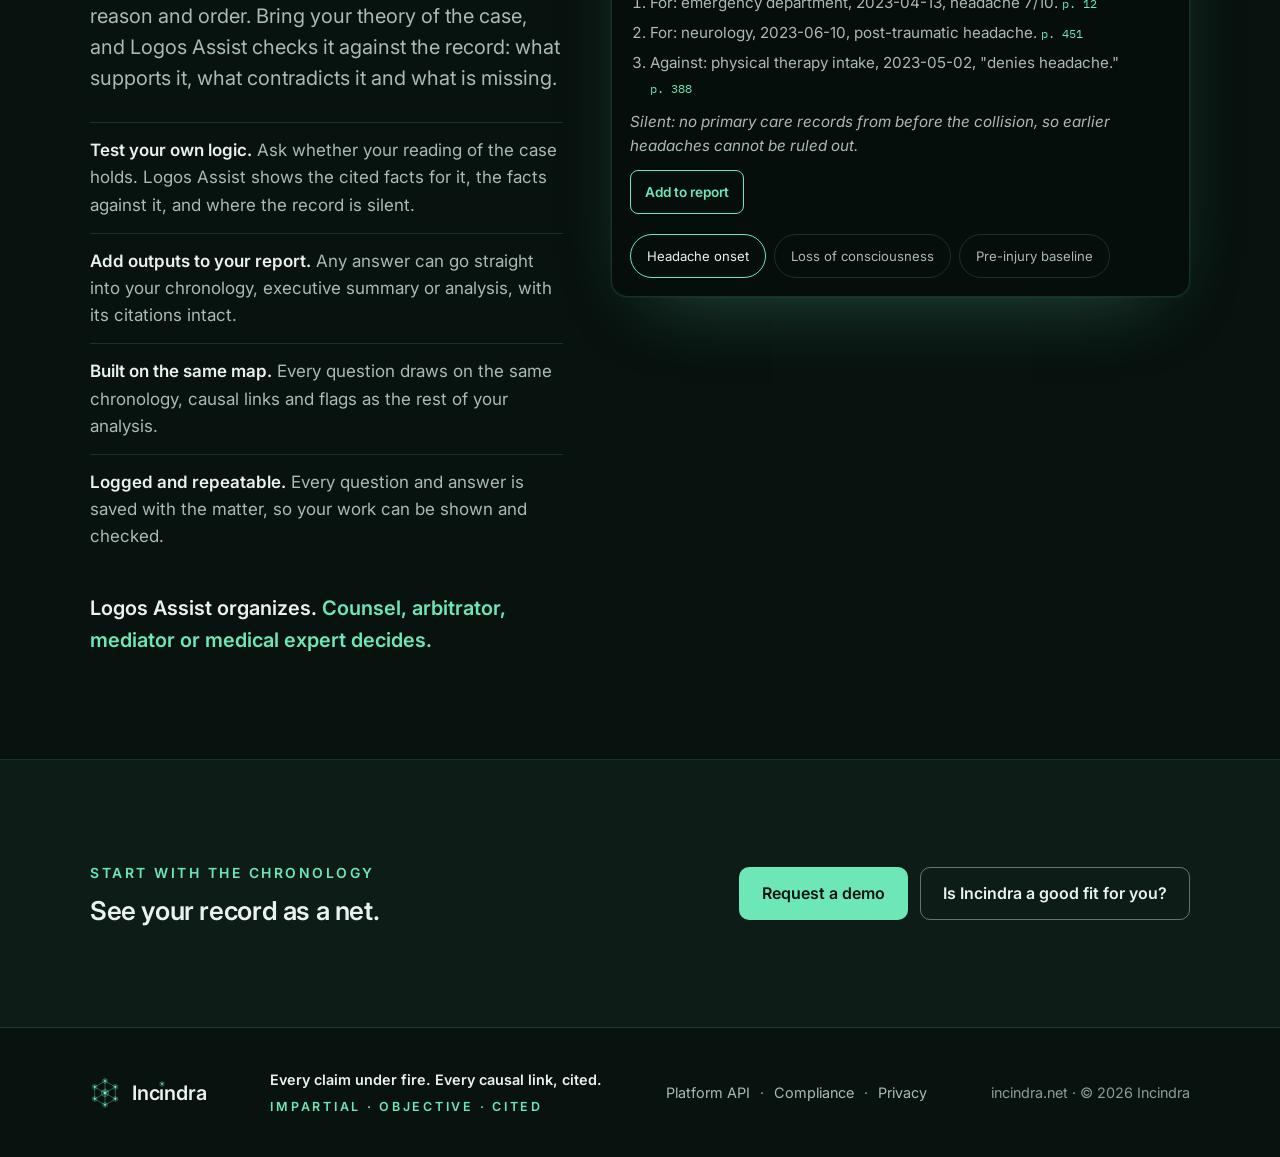
<file: how-it-works.html>
<!doctype html>
<html lang="en">
<head>
<meta charset="utf-8">
<meta name="viewport" content="width=device-width,initial-scale=1,viewport-fit=cover">
<title>How it works · Incindra</title>
<meta name="description" content="Incindra puts every claim in the record under fire. It flags what misses the mark, burns away unsupported reasoning and misstatements, exposes the gaps, and maps the causal links that hold.">
<link rel="canonical" href="https://incindra.net/how-it-works.html">
<meta property="og:type" content="website">
<meta property="og:site_name" content="Incindra">
<meta property="og:title" content="How it works · Incindra">
<meta property="og:description" content="Incindra puts every claim in the record under fire. It flags what misses the mark, burns away unsupported reasoning and misstatements, exposes the gaps, and maps the causal links that hold.">
<meta property="og:url" content="https://incindra.net/how-it-works.html">
<meta property="og:image" content="OG_IMAGE_PATH">
<meta name="twitter:card" content="summary_large_image">
<meta name="twitter:title" content="How it works · Incindra">
<meta name="twitter:description" content="Incindra puts every claim in the record under fire. It flags what misses the mark, burns away unsupported reasoning and misstatements, exposes the gaps, and maps the causal links that hold.">
<meta name="twitter:image" content="OG_IMAGE_PATH">
<meta name="theme-color" content="#08120F">
<link rel="icon" href="data:image/svg+xml,%3Csvg xmlns='http://www.w3.org/2000/svg' viewBox='-1.1 -1.1 2.2 2.2'%3E%3Cpolygon points='0,-0.95 0.823,-0.475 0,0 -0.823,-0.475' fill='%236EE7B7' fill-opacity='.30'/%3E%3Cpolygon points='0.823,-0.475 0.823,0.475 0,0.95 0,0' fill='%236EE7B7' fill-opacity='.17'/%3E%3Cpolygon points='-0.823,-0.475 0,0 0,0.95 -0.823,0.475' fill='%236EE7B7' fill-opacity='.09'/%3E%3Ccircle r='.26' fill='%23d9fff0'/%3E%3Cg stroke='%236EE7B7' stroke-width='.1' fill='none' stroke-linejoin='round'%3E%3Cline x1='0' y1='0' x2='-0.823' y2='-0.475'/%3E%3Cline x1='0' y1='0' x2='0.823' y2='-0.475'/%3E%3Cline x1='0' y1='0' x2='0' y2='0.95'/%3E%3Cpolygon points='0,-0.95 0.823,-0.475 0.823,0.475 0,0.95 -0.823,0.475 -0.823,-0.475'/%3E%3C/g%3E%3C/svg%3E">
<link rel="preconnect" href="https://fonts.googleapis.com">
<link rel="preconnect" href="https://fonts.gstatic.com" crossorigin>
<link rel="stylesheet" href="https://fonts.googleapis.com/css2?family=Inter:wght@400;500;600&family=IBM+Plex+Mono:wght@400;500&display=swap">
<link rel="stylesheet" href="assets/styles.css">
<script>document.documentElement.className+=' js'</script>
<script src="assets/main.js" defer></script>
</head>
<body data-page="how">
<a class="skip" href="#main">Skip to content</a>
<svg width="0" height="0" style="position:absolute" aria-hidden="true">
  <defs>
    <radialGradient id="cOrb" cx=".36" cy=".34" r=".7"><stop offset="0" stop-color="#ffffff"/><stop offset=".35" stop-color="#d9fff0"/><stop offset="1" stop-color="#6EE7B7"/></radialGradient>
    <radialGradient id="cHalo"><stop offset="0" stop-color="#6EE7B7" stop-opacity=".75"/><stop offset="1" stop-color="#6EE7B7" stop-opacity="0"/></radialGradient>
    <symbol id="cube" viewBox="-1 -1 2 2" overflow="visible">
      <polygon points="0,-0.95 0.823,-0.475 0,0 -0.823,-0.475" fill="#6EE7B7" fill-opacity=".30"/>
      <polygon points="0.823,-0.475 0.823,0.475 0,0.95 0,0" fill="#6EE7B7" fill-opacity=".17"/>
      <polygon points="-0.823,-0.475 0,0 0,0.95 -0.823,0.475" fill="#6EE7B7" fill-opacity=".09"/>
      <circle r=".62" fill="url(#cHalo)"/>
      <g stroke="#6EE7B7" stroke-opacity=".3" stroke-width=".04"><line x1="0" y1="0" x2="0" y2="-0.95"/><line x1="0" y1="0" x2="0.823" y2="0.475"/><line x1="0" y1="0" x2="-0.823" y2="0.475"/></g>
      <circle r=".24" fill="url(#cOrb)"/>
      <g stroke="#6EE7B7" stroke-width=".07" fill="none" stroke-linejoin="round"><line x1="0" y1="0" x2="-0.823" y2="-0.475"/><line x1="0" y1="0" x2="0.823" y2="-0.475"/><line x1="0" y1="0" x2="0" y2="0.95"/><polygon points="0,-0.95 0.823,-0.475 0.823,0.475 0,0.95 -0.823,0.475 -0.823,-0.475"/></g>
      <line x1="-0.5" y1="-0.4" x2="-0.12" y2="-0.62" stroke="#ffffff" stroke-opacity=".45" stroke-width=".04"/>
    </symbol>
    <symbol id="mark" viewBox="0 0 100 100" overflow="visible">
      <g stroke="#6EE7B7" stroke-width="1.4" fill="none" stroke-linejoin="round" opacity=".85">
        <path d="M50,10 L84.6,30 L84.6,70 L50,90 L15.4,70 L15.4,30 Z"/>
        <path d="M50,50 L50,10 M50,50 L84.6,30 M50,50 L84.6,70 M50,50 L50,90 M50,50 L15.4,70 M50,50 L15.4,30"/>
      </g>
      <use href="#cube" x="40.5" y="0.5" width="19" height="19"/><use href="#cube" x="75.1" y="20.5" width="19" height="19"/>
      <use href="#cube" x="75.1" y="60.5" width="19" height="19"/><use href="#cube" x="40.5" y="80.5" width="19" height="19"/>
      <use href="#cube" x="5.9" y="60.5" width="19" height="19"/><use href="#cube" x="5.9" y="20.5" width="19" height="19"/>
      <use href="#cube" x="36" y="36" width="28" height="28"/>
    </symbol>
  </defs>
</svg>

<header>
  <div class="wrap bar">
    <a class="brand" href="index.html" aria-label="Incindra home">
      <svg viewBox="0 0 100 100" aria-hidden="true"><use href="#mark"/></svg>
      <span class="word">Inc<span class="idot">ı</span>ndra</span>
    </a>
    <nav id="site-nav" class="site-nav" aria-label="Main">
      <ul>
        <li><a href="how-it-works.html" aria-current="page">How it works</a></li>
        <li><a href="services.html">Services</a></li>
        <li><a href="compliance.html">Compliance</a></li>
      </ul>
      <a class="btn btn-primary nav-demo" href="demo.html">Request a demo</a>
    </nav>
    <div class="bar-end">
      <a class="btn btn-primary head-demo" href="demo.html">Request a demo</a>
      <button class="menu-toggle" type="button" aria-expanded="false" aria-controls="site-nav"><span class="sr-only">Menu</span><span class="burger" aria-hidden="true"></span></button>
    </div>
  </div>
</header>

<main id="main">
  <section id="method" class="alt" aria-labelledby="method-h">
    <div class="wrap">
      <div class="sec-head">
        <div class="eyebrow">How it works</div>
        <h1 id="method-h">From scattered records to one connected case</h1>
        <p class="lede">Incindra puts every claim in the record under fire. It flags what misses the mark, burns away unsupported reasoning and misstatements, exposes the gaps, and maps the causal links that hold.</p>
        <p class="lede">The same six steps run on every matter, and every run is versioned, so the same records on the same versions reproduce the same analysis.</p>
      </div>
      <div class="rail">
        <div class="rail-line" aria-hidden="true"><span></span></div>
        <ol class="steps">
          <li><span class="node" aria-hidden="true"></span><h2>Gather</h2><p>Records from every provider, plus the patient's past records.</p></li>
          <li><span class="node" aria-hidden="true"></span><h2>Extract</h2><p>Every fact becomes a data point, cited to its page.</p></li>
          <li><span class="node" aria-hidden="true"></span><h2>Match</h2><p>Facts are lined up across providers and against the patient's past records.</p></li>
          <li><span class="node" aria-hidden="true"></span><h2>Build the knowledge graph</h2><p>Data points connected by causal links.</p></li>
          <li><span class="node" aria-hidden="true"></span><h2>Filter</h2><p>Each causal link is tested against the clinical taxonomy. The cited record stays the source of truth.</p></li>
          <li><span class="node" aria-hidden="true"></span><h2>Output</h2><p>Chronology, executive summary and analyses, cited to the page.</p></li>
        </ol>
      </div>
    </div>
  </section>

  <section id="why-us" aria-labelledby="whyus-h">
    <div class="wrap">
      <div class="sec-head">
        <div class="eyebrow">Why us</div>
        <h2 id="whyus-h">Built to find the edges, and to prove them</h2>
      </div>
      <div class="why-grid">
        <div><i class="jewel lg"></i><h3>A patent-pending engine</h3><p>Our core method, the subject of a U.S. patent application, extracts every data point with its source and maps relationships across the whole record at once, not page by page.</p></div>
        <div><i class="jewel lg"></i><h3>Relationships defined by clinicians</h3><p>A clinical knowledge atlas built from 23 years in clinical functional neurology defines which connections are real, so the network reflects medicine, not word association.</p></div>
        <div><i class="jewel lg"></i><h3>Every edge checked and cited</h3><p>Each relationship must pass independent checks against the rulebook, the published literature and the cited page before it reaches a report.</p></div>
      </div>
    </div>
  </section>

  <section id="chronology" class="alt" aria-labelledby="chrono-h">
    <div class="wrap">
      <div class="sec-head">
        <div class="eyebrow">It all starts with the chronology</div>
        <h2 id="chrono-h">Everything you expect from a chronology, and beyond.</h2>
        <p class="lede">Every matter begins with a complete, cited chronology of the record. It covers what counsel needs from any chronology, then goes further: how the findings connect and what the record is missing.</p>
      </div>
      <div class="chrono">
        <ul class="checks">
          <li><i class="jewel"></i>Case overview and patient profile</li>
          <li><i class="jewel"></i>Provider, diagnosis, treatment and medications for every entry</li>
          <li><i class="jewel"></i>Test and imaging results</li>
          <li><i class="jewel"></i>Every entry linked to its source page, handwritten notes included</li>
          <li><i class="jewel"></i>Billing summary</li>
          <li><i class="jewel"></i>Gaps in care and missing records, with a list of what to request</li>
          <li><i class="jewel"></i>Pre-existing conditions separated from new injuries</li>
          <li><i class="jewel"></i>Work status and future care</li>
          <li><i class="jewel"></i>Search and filter by date, provider or symptom; export to Word or PDF</li>
        </ul>
        <div class="timeline" role="figure" aria-label="Illustrative excerpt of an Incindra chronology">
          <div class="timeline-head"><span>Chronology excerpt</span><span>Illustrative example</span></div>
          <div class="tl-row"><div class="tl-date">2023-04-13</div><div><div class="who">Emergency department</div>Rear-end collision. Headache 7/10, neck pain. No loss of consciousness documented. <span class="cite">p. 12</span></div></div>
          <div class="tl-row"><div class="tl-date">2023-05-02</div><div><div class="who">Physical therapy intake</div>Patient "denies headache, denies dizziness." <span class="cite">p. 388</span><br><span class="flag">Inconsistent report</span><div class="link-line">Conflicts with ED headache 7/10 <span class="cite">p. 12</span> and neurology note <span class="cite">p. 451</span>.</div></div></div>
          <div class="tl-row"><div class="tl-date">2023-06-10</div><div><div class="who">Neurology</div>Post-traumatic headache, dizziness on head turns. Referred for vestibular testing. <span class="cite">p. 451</span></div></div>
          <div class="tl-row"><div class="tl-date">2023-06–2024-02</div><div><div class="who">No vestibular records received</div>Referral documented, no results in the file.<br><span class="flag amber">Missing record</span><div class="link-line">Request: vestibular clinic, June 2023 onward.</div></div></div>
          <div class="tl-row"><div class="tl-date">2024-07-19</div><div><div class="who">Neuro-ophthalmology</div>Exotropia first diagnosed, 15 months after the collision. <span class="cite">p. 1,214</span><br><span class="flag amber">Late finding</span><div class="link-line">No eye findings in 9 earlier exams; no pre-collision eye records.</div></div></div>
        </div>
      </div>
      <div class="map3">
        <div><h3><i class="jewel"></i>Connected, not listed</h3><p>Each finding shows its causal links to what led to it and what followed, so you see how the case unfolded, not just when things happened.</p></div>
        <div><h3><i class="jewel"></i>Law-firm ready</h3><p>Formatted the way firms work: cited to the page, exportable to Word or PDF, searchable by date, provider or symptom, and ready to hand to an expert or use in mediation.</p></div>
        <div><h3><i class="jewel"></i>Validity, surfaced</h3><p>Missing effort testing, test scores that swing without explanation and self-reports that conflict with the chart are flagged where they occur.</p></div>
      </div>
    </div>
  </section>

  <section id="logos" aria-labelledby="logos-h">
    <div class="wrap logos">
      <div>
        <div class="eyebrow">Logos Assist · put your theory under fire</div>
        <h2 id="logos-h">The menu covers most cases. Logos Assist lets you test the rest.</h2>
        <p class="lede">Logos takes its name from the Greek for word, reason and order. Bring your theory of the case, and Logos Assist checks it against the record: what supports it, what contradicts it and what is missing.</p>
        <ul class="logos-points">
          <li><b>Test your own logic.</b> Ask whether your reading of the case holds. Logos Assist shows the cited facts for it, the facts against it, and where the record is silent.</li>
          <li><b>Add outputs to your report.</b> Any answer can go straight into your chronology, executive summary or analysis, with its citations intact.</li>
          <li><b>Built on the same map.</b> Every question draws on the same chronology, causal links and flags as the rest of your analysis.</li>
          <li><b>Logged and repeatable.</b> Every question and answer is saved with the matter, so your work can be shown and checked.</li>
        </ul>
        <p class="boundary">Logos Assist organizes. <em>Counsel, arbitrator, mediator or medical expert decides.</em></p>
      </div>
      <div class="console" role="figure" aria-label="Illustrative Logos Assist question and answer">
        <div class="console-top"><svg viewBox="0 0 100 100" aria-hidden="true"><use href="#mark"/></svg>Ask Logos Assist<small>Illustrative example</small></div>
        <div class="qa" id="qa" aria-live="polite"></div>
        <div class="chips" role="group" aria-label="Example questions">
          <button class="chip" type="button" data-q="0" aria-pressed="true">Headache onset</button>
          <button class="chip" type="button" data-q="1" aria-pressed="false">Loss of consciousness</button>
          <button class="chip" type="button" data-q="2" aria-pressed="false">Pre-injury baseline</button>
        </div>
      </div>
    </div>
  </section>

  <section class="alt" aria-labelledby="cta-h">
    <div class="wrap band">
      <div>
        <div class="eyebrow">Start with the chronology</div>
        <h2 id="cta-h">See your record as a net.</h2>
      </div>
      <div class="ctas band-ctas">
        <a class="btn btn-primary" href="demo.html">Request a demo</a>
        <a class="btn btn-ghost" href="fitcheck/">Is Incindra a good fit for you?</a>
      </div>
    </div>
  </section>
</main>

<footer>
  <div class="wrap">
    <a class="brand" href="index.html" aria-label="Incindra home"><svg viewBox="0 0 100 100" aria-hidden="true"><use href="#mark"/></svg><span class="word">Inc<span class="idot">ı</span>ndra</span></a>
    <span class="foot-tag"><span>Every claim under fire. Every causal link, cited.</span><span class="tagline">Impartial · Objective · Cited</span></span>
    <nav class="foot-links" aria-label="Footer">
      <ul><li><a href="platform-api.html">Platform API</a></li><li><a href="compliance.html">Compliance</a></li><li><a href="privacy.html">Privacy</a></li></ul>
    </nav>
    <span>incindra.net · © 2026 Incindra</span>
  </div>
</footer>
</body>
</html>
</file>
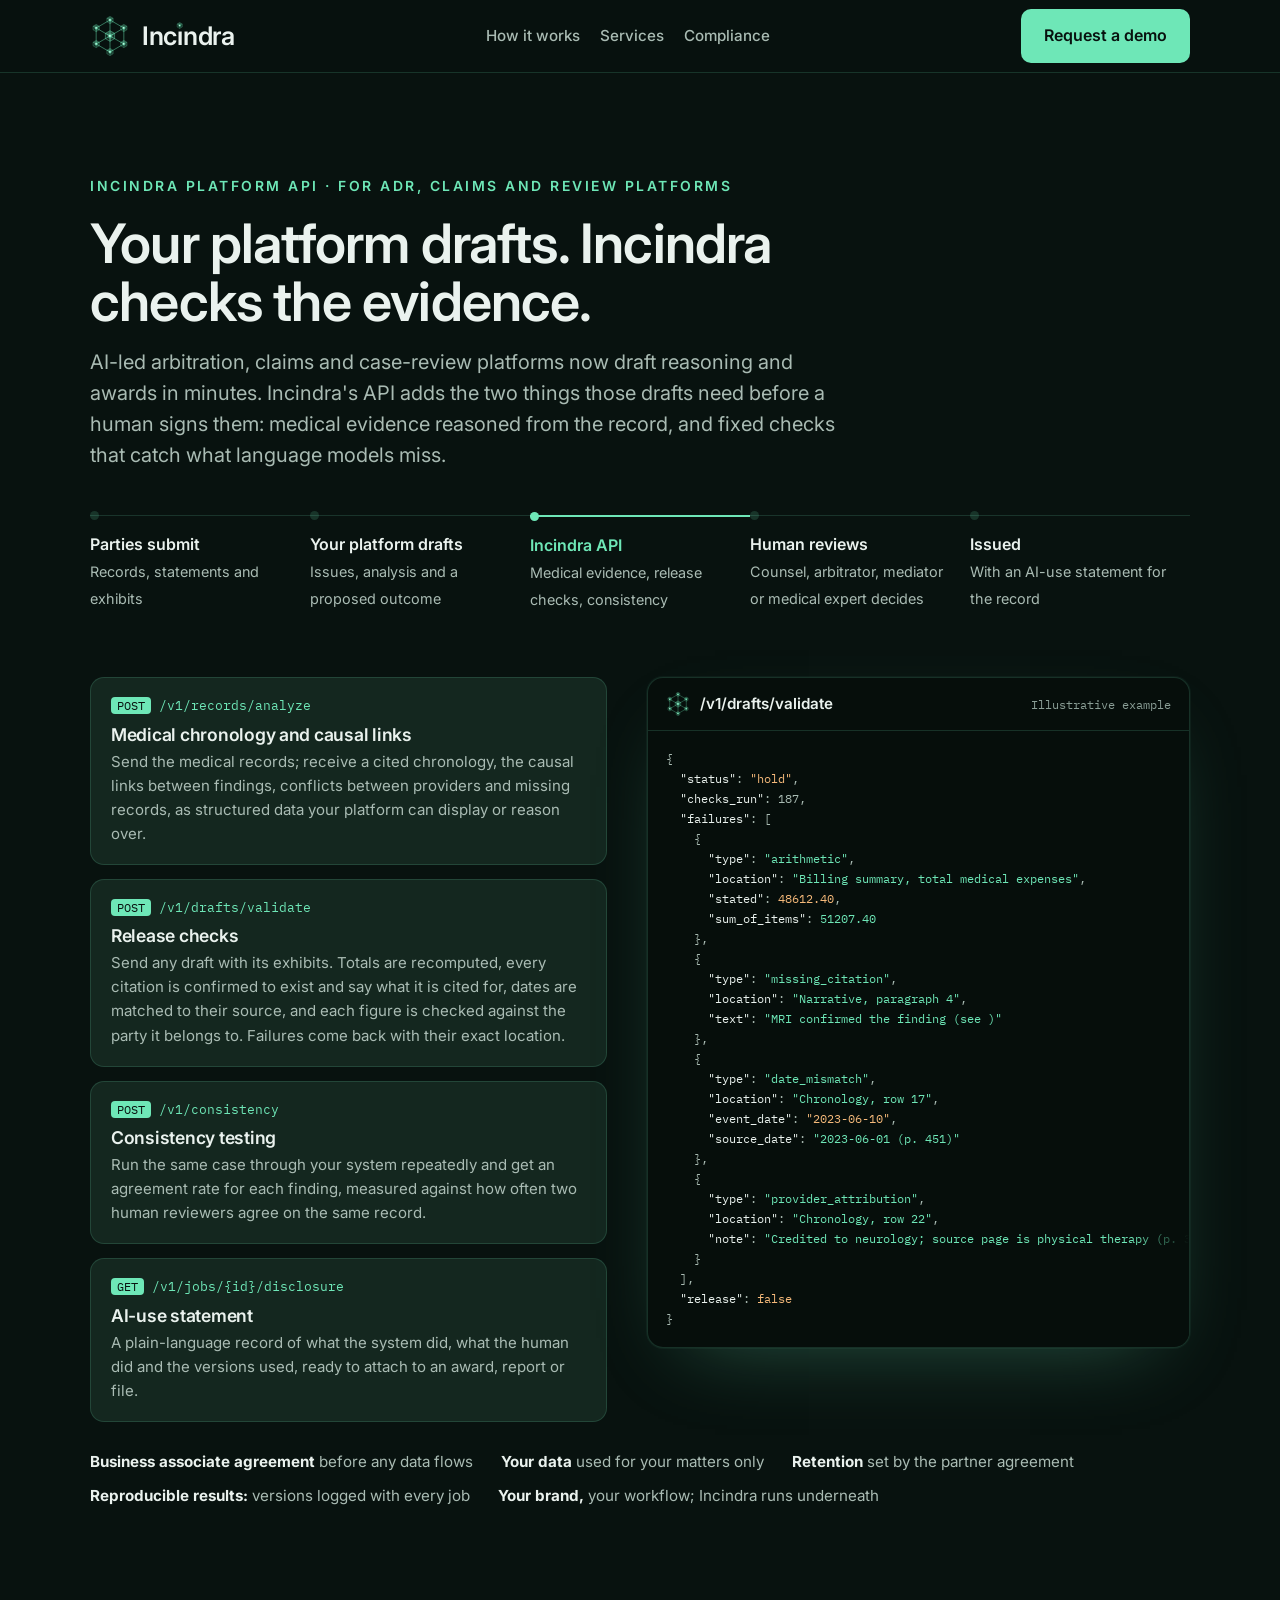
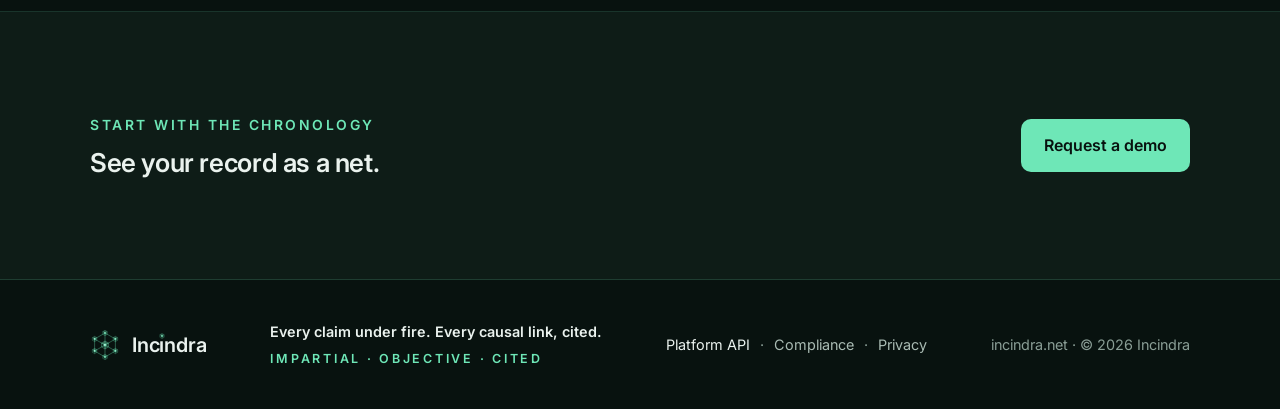
<file: platform-api.html>
<!doctype html>
<html lang="en">
<head>
<meta charset="utf-8">
<meta name="viewport" content="width=device-width,initial-scale=1,viewport-fit=cover">
<title>Platform API · Incindra</title>
<meta name="description" content="The Incindra Platform API for ADR, claims and review platforms: medical evidence reasoned from the record, and fixed checks that catch what language models miss.">
<link rel="canonical" href="https://incindra.net/platform-api.html">
<meta property="og:type" content="website">
<meta property="og:site_name" content="Incindra">
<meta property="og:title" content="Platform API · Incindra">
<meta property="og:description" content="The Incindra Platform API for ADR, claims and review platforms: medical evidence reasoned from the record, and fixed checks that catch what language models miss.">
<meta property="og:url" content="https://incindra.net/platform-api.html">
<meta property="og:image" content="OG_IMAGE_PATH">
<meta name="twitter:card" content="summary_large_image">
<meta name="twitter:title" content="Platform API · Incindra">
<meta name="twitter:description" content="The Incindra Platform API for ADR, claims and review platforms: medical evidence reasoned from the record, and fixed checks that catch what language models miss.">
<meta name="twitter:image" content="OG_IMAGE_PATH">
<meta name="theme-color" content="#08120F">
<link rel="icon" href="data:image/svg+xml,%3Csvg xmlns='http://www.w3.org/2000/svg' viewBox='-1.1 -1.1 2.2 2.2'%3E%3Cpolygon points='0,-0.95 0.823,-0.475 0,0 -0.823,-0.475' fill='%236EE7B7' fill-opacity='.30'/%3E%3Cpolygon points='0.823,-0.475 0.823,0.475 0,0.95 0,0' fill='%236EE7B7' fill-opacity='.17'/%3E%3Cpolygon points='-0.823,-0.475 0,0 0,0.95 -0.823,0.475' fill='%236EE7B7' fill-opacity='.09'/%3E%3Ccircle r='.26' fill='%23d9fff0'/%3E%3Cg stroke='%236EE7B7' stroke-width='.1' fill='none' stroke-linejoin='round'%3E%3Cline x1='0' y1='0' x2='-0.823' y2='-0.475'/%3E%3Cline x1='0' y1='0' x2='0.823' y2='-0.475'/%3E%3Cline x1='0' y1='0' x2='0' y2='0.95'/%3E%3Cpolygon points='0,-0.95 0.823,-0.475 0.823,0.475 0,0.95 -0.823,0.475 -0.823,-0.475'/%3E%3C/g%3E%3C/svg%3E">
<link rel="preconnect" href="https://fonts.googleapis.com">
<link rel="preconnect" href="https://fonts.gstatic.com" crossorigin>
<link rel="stylesheet" href="https://fonts.googleapis.com/css2?family=Inter:wght@400;500;600&family=IBM+Plex+Mono:wght@400;500&display=swap">
<link rel="stylesheet" href="assets/styles.css">
<script>document.documentElement.className+=' js'</script>
<script src="assets/main.js" defer></script>
</head>
<body data-page="api">
<a class="skip" href="#main">Skip to content</a>
<svg width="0" height="0" style="position:absolute" aria-hidden="true">
  <defs>
    <radialGradient id="cOrb" cx=".36" cy=".34" r=".7"><stop offset="0" stop-color="#ffffff"/><stop offset=".35" stop-color="#d9fff0"/><stop offset="1" stop-color="#6EE7B7"/></radialGradient>
    <radialGradient id="cHalo"><stop offset="0" stop-color="#6EE7B7" stop-opacity=".75"/><stop offset="1" stop-color="#6EE7B7" stop-opacity="0"/></radialGradient>
    <symbol id="cube" viewBox="-1 -1 2 2" overflow="visible">
      <polygon points="0,-0.95 0.823,-0.475 0,0 -0.823,-0.475" fill="#6EE7B7" fill-opacity=".30"/>
      <polygon points="0.823,-0.475 0.823,0.475 0,0.95 0,0" fill="#6EE7B7" fill-opacity=".17"/>
      <polygon points="-0.823,-0.475 0,0 0,0.95 -0.823,0.475" fill="#6EE7B7" fill-opacity=".09"/>
      <circle r=".62" fill="url(#cHalo)"/>
      <g stroke="#6EE7B7" stroke-opacity=".3" stroke-width=".04"><line x1="0" y1="0" x2="0" y2="-0.95"/><line x1="0" y1="0" x2="0.823" y2="0.475"/><line x1="0" y1="0" x2="-0.823" y2="0.475"/></g>
      <circle r=".24" fill="url(#cOrb)"/>
      <g stroke="#6EE7B7" stroke-width=".07" fill="none" stroke-linejoin="round"><line x1="0" y1="0" x2="-0.823" y2="-0.475"/><line x1="0" y1="0" x2="0.823" y2="-0.475"/><line x1="0" y1="0" x2="0" y2="0.95"/><polygon points="0,-0.95 0.823,-0.475 0.823,0.475 0,0.95 -0.823,0.475 -0.823,-0.475"/></g>
      <line x1="-0.5" y1="-0.4" x2="-0.12" y2="-0.62" stroke="#ffffff" stroke-opacity=".45" stroke-width=".04"/>
    </symbol>
    <symbol id="mark" viewBox="0 0 100 100" overflow="visible">
      <g stroke="#6EE7B7" stroke-width="1.4" fill="none" stroke-linejoin="round" opacity=".85">
        <path d="M50,10 L84.6,30 L84.6,70 L50,90 L15.4,70 L15.4,30 Z"/>
        <path d="M50,50 L50,10 M50,50 L84.6,30 M50,50 L84.6,70 M50,50 L50,90 M50,50 L15.4,70 M50,50 L15.4,30"/>
      </g>
      <use href="#cube" x="40.5" y="0.5" width="19" height="19"/><use href="#cube" x="75.1" y="20.5" width="19" height="19"/>
      <use href="#cube" x="75.1" y="60.5" width="19" height="19"/><use href="#cube" x="40.5" y="80.5" width="19" height="19"/>
      <use href="#cube" x="5.9" y="60.5" width="19" height="19"/><use href="#cube" x="5.9" y="20.5" width="19" height="19"/>
      <use href="#cube" x="36" y="36" width="28" height="28"/>
    </symbol>
  </defs>
</svg>

<header>
  <div class="wrap bar">
    <a class="brand" href="index.html" aria-label="Incindra home">
      <svg viewBox="0 0 100 100" aria-hidden="true"><use href="#mark"/></svg>
      <span class="word">Inc<span class="idot">ı</span>ndra</span>
    </a>
    <nav id="site-nav" class="site-nav" aria-label="Main">
      <ul>
        <li><a href="how-it-works.html">How it works</a></li>
        <li><a href="services.html">Services</a></li>
        <li><a href="compliance.html">Compliance</a></li>
      </ul>
      <a class="btn btn-primary nav-demo" href="demo.html">Request a demo</a>
    </nav>
    <div class="bar-end">
      <a class="btn btn-primary head-demo" href="demo.html">Request a demo</a>
      <button class="menu-toggle" type="button" aria-expanded="false" aria-controls="site-nav"><span class="sr-only">Menu</span><span class="burger" aria-hidden="true"></span></button>
    </div>
  </div>
</header>

<main id="main">
  <section id="api" aria-labelledby="api-h">
    <div class="wrap">
      <div class="sec-head">
        <div class="eyebrow">Incindra Platform API · for ADR, claims and review platforms</div>
        <h1 id="api-h">Your platform drafts. Incindra checks the evidence.</h1>
        <p class="lede">AI-led arbitration, claims and case-review platforms now draft reasoning and awards in minutes. Incindra's API adds the two things those drafts need before a human signs them: medical evidence reasoned from the record, and fixed checks that catch what language models miss.</p>
      </div>
      <ol class="flow" aria-label="Where the Incindra API sits in a platform workflow">
        <li><b>Parties submit</b><span>Records, statements and exhibits</span></li>
        <li><b>Your platform drafts</b><span>Issues, analysis and a proposed outcome</span></li>
        <li class="us"><b>Incindra API</b><span>Medical evidence, release checks, consistency</span></li>
        <li><b>Human reviews</b><span>Counsel, arbitrator, mediator or medical expert decides</span></li>
        <li><b>Issued</b><span>With an AI-use statement for the record</span></li>
      </ol>
      <div class="api">
        <ul class="eps">
          <li><div class="ep"><i>POST</i>/v1/records/analyze</div><h2>Medical chronology and causal links</h2><p>Send the medical records; receive a cited chronology, the causal links between findings, conflicts between providers and missing records, as structured data your platform can display or reason over.</p></li>
          <li><div class="ep"><i>POST</i>/v1/drafts/validate</div><h2>Release checks</h2><p>Send any draft with its exhibits. Totals are recomputed, every citation is confirmed to exist and say what it is cited for, dates are matched to their source, and each figure is checked against the party it belongs to. Failures come back with their exact location.</p></li>
          <li><div class="ep"><i>POST</i>/v1/consistency</div><h2>Consistency testing</h2><p>Run the same case through your system repeatedly and get an agreement rate for each finding, measured against how often two human reviewers agree on the same record.</p></li>
          <li><div class="ep"><i>GET</i>/v1/jobs/{id}/disclosure</div><h2>AI-use statement</h2><p>A plain-language record of what the system did, what the human did and the versions used, ready to attach to an award, report or file.</p></li>
        </ul>
        <div class="console" role="figure" aria-label="Illustrative validation response">
          <div class="console-top"><svg viewBox="0 0 100 100" aria-hidden="true"><use href="#mark"/></svg>/v1/drafts/validate<small>Illustrative example</small></div>
          <div class="json-scroll">
<pre class="json" tabindex="0" role="region" aria-label="Validation response, JSON. Scrolls sideways.">{
  <span class="k">"status"</span>: <span class="bad">"hold"</span>,
  <span class="k">"checks_run"</span>: 187,
  <span class="k">"failures"</span>: [
    {
      <span class="k">"type"</span>: <span class="s">"arithmetic"</span>,
      <span class="k">"location"</span>: <span class="s">"Billing summary, total medical expenses"</span>,
      <span class="k">"stated"</span>: <span class="bad">48612.40</span>,
      <span class="k">"sum_of_items"</span>: <span class="s">51207.40</span>
    },
    {
      <span class="k">"type"</span>: <span class="s">"missing_citation"</span>,
      <span class="k">"location"</span>: <span class="s">"Narrative, paragraph 4"</span>,
      <span class="k">"text"</span>: <span class="s">"MRI confirmed the finding (see )"</span>
    },
    {
      <span class="k">"type"</span>: <span class="s">"date_mismatch"</span>,
      <span class="k">"location"</span>: <span class="s">"Chronology, row 17"</span>,
      <span class="k">"event_date"</span>: <span class="bad">"2023-06-10"</span>,
      <span class="k">"source_date"</span>: <span class="s">"2023-06-01 (p. 451)"</span>
    },
    {
      <span class="k">"type"</span>: <span class="s">"provider_attribution"</span>,
      <span class="k">"location"</span>: <span class="s">"Chronology, row 22"</span>,
      <span class="k">"note"</span>: <span class="s">"Credited to neurology; source page is physical therapy (p. 388)"</span>
    }
  ],
  <span class="k">"release"</span>: <span class="bad">false</span>
}</pre>
          </div>
        </div>
      </div>
      <div class="api-terms">
        <span><b>Business associate agreement</b> before any data flows</span>
        <span><b>Your data</b> used for your matters only</span>
        <span><b>Retention</b> set by the partner agreement</span>
        <span><b>Reproducible results:</b> versions logged with every job</span>
        <span><b>Your brand,</b> your workflow; Incindra runs underneath</span>
      </div>
    </div>
  </section>

  <section class="alt" aria-labelledby="cta-h">
    <div class="wrap band">
      <div>
        <div class="eyebrow">Start with the chronology</div>
        <h2 id="cta-h">See your record as a net.</h2>
      </div>
      <a class="btn btn-primary" href="demo.html?role=platform">Request a demo</a>
    </div>
  </section>
</main>

<footer>
  <div class="wrap">
    <a class="brand" href="index.html" aria-label="Incindra home"><svg viewBox="0 0 100 100" aria-hidden="true"><use href="#mark"/></svg><span class="word">Inc<span class="idot">ı</span>ndra</span></a>
    <span class="foot-tag"><span>Every claim under fire. Every causal link, cited.</span><span class="tagline">Impartial · Objective · Cited</span></span>
    <nav class="foot-links" aria-label="Footer">
      <ul><li><a href="platform-api.html" aria-current="page">Platform API</a></li><li><a href="compliance.html">Compliance</a></li><li><a href="privacy.html">Privacy</a></li></ul>
    </nav>
    <span>incindra.net · © 2026 Incindra</span>
  </div>
</footer>
</body>
</html>
</file>
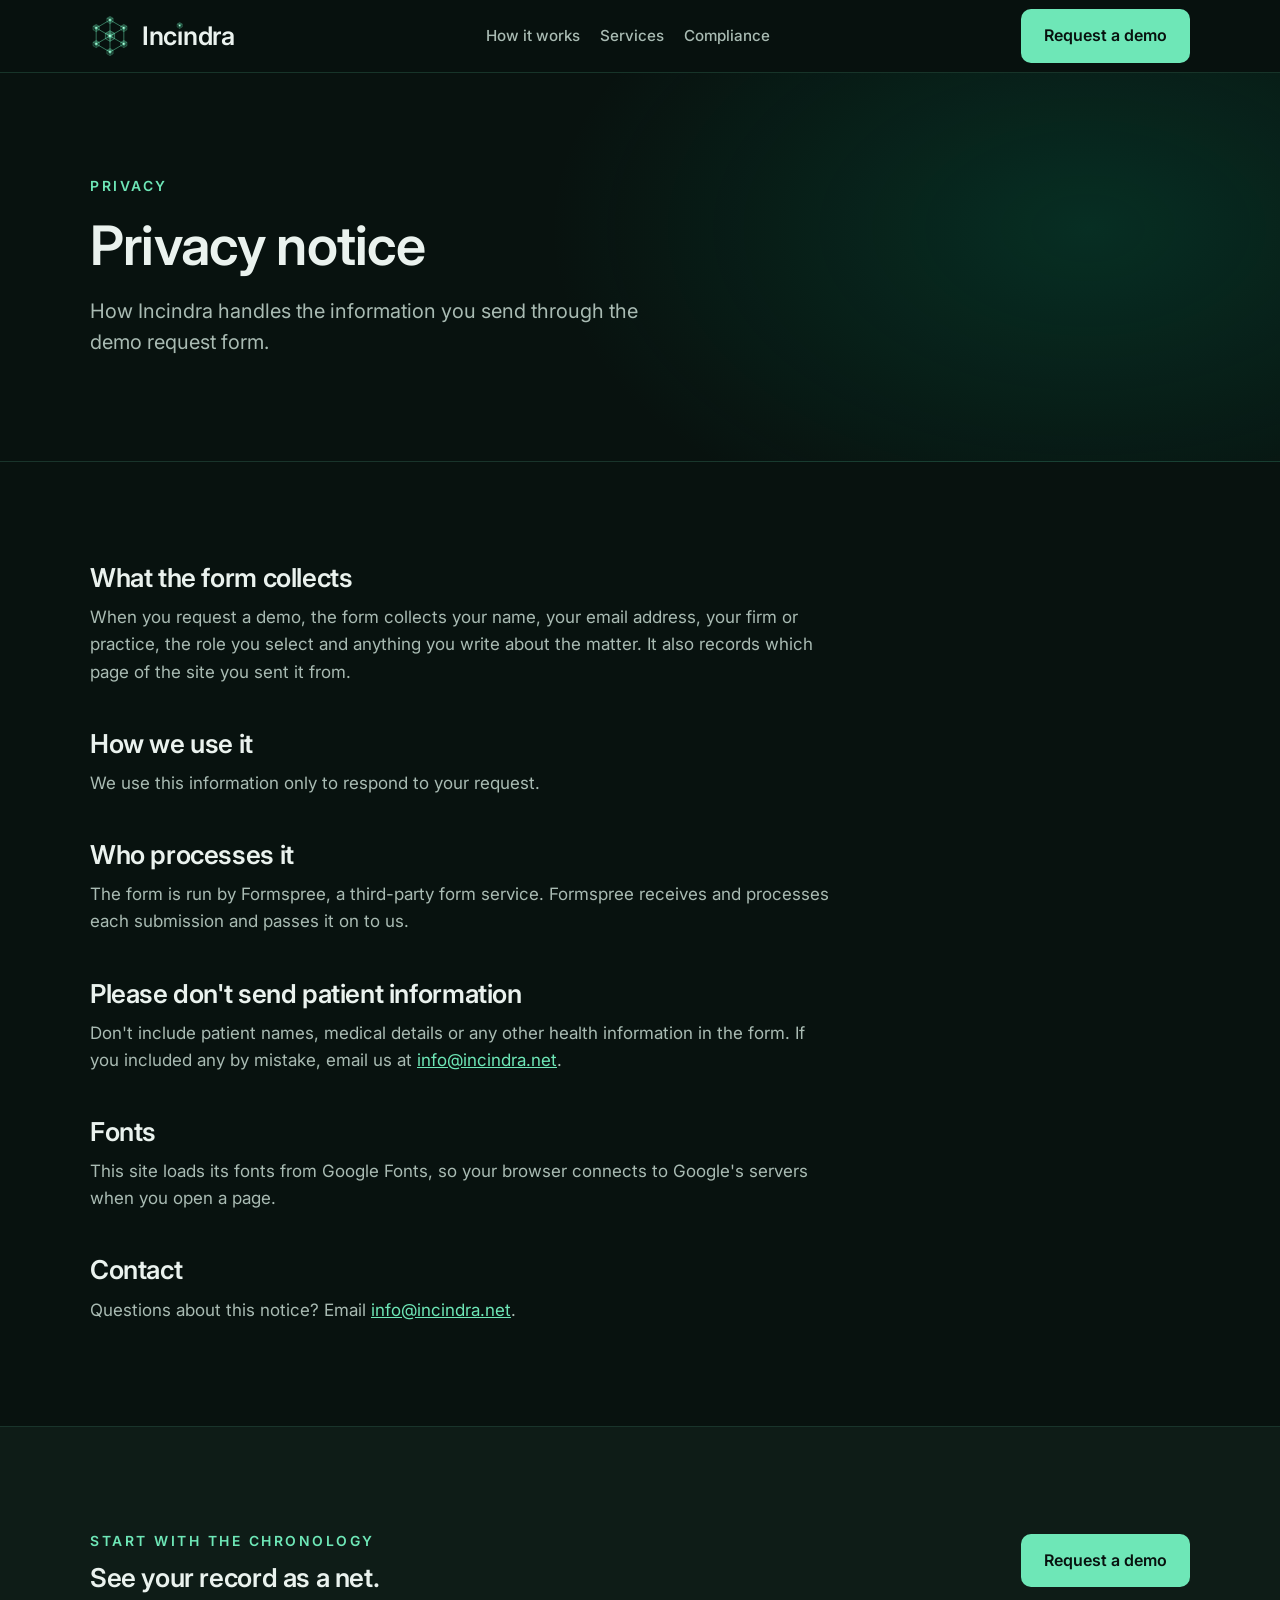
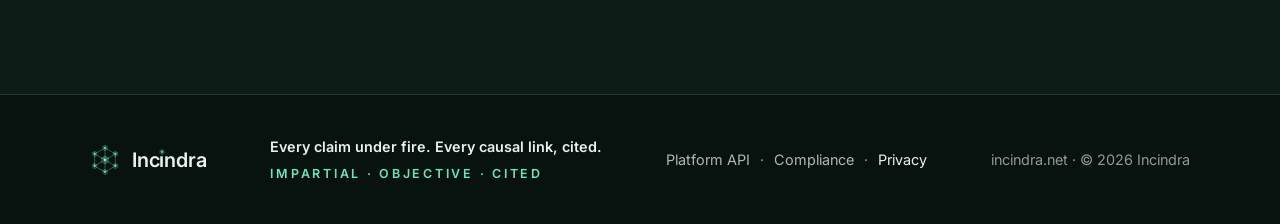
<file: privacy.html>
<!doctype html>
<!-- DRAFT: legal review required before launch -->
<html lang="en">
<head>
<meta charset="utf-8">
<meta name="viewport" content="width=device-width,initial-scale=1,viewport-fit=cover">
<title>Privacy · Incindra</title>
<meta name="description" content="How Incindra handles the information you send through the demo request form.">
<link rel="canonical" href="https://incindra.net/privacy.html">
<meta property="og:type" content="website">
<meta property="og:site_name" content="Incindra">
<meta property="og:title" content="Privacy · Incindra">
<meta property="og:description" content="How Incindra handles the information you send through the demo request form.">
<meta property="og:url" content="https://incindra.net/privacy.html">
<meta property="og:image" content="OG_IMAGE_PATH">
<meta name="twitter:card" content="summary_large_image">
<meta name="twitter:title" content="Privacy · Incindra">
<meta name="twitter:description" content="How Incindra handles the information you send through the demo request form.">
<meta name="twitter:image" content="OG_IMAGE_PATH">
<meta name="theme-color" content="#08120F">
<link rel="icon" href="data:image/svg+xml,%3Csvg xmlns='http://www.w3.org/2000/svg' viewBox='-1.1 -1.1 2.2 2.2'%3E%3Cpolygon points='0,-0.95 0.823,-0.475 0,0 -0.823,-0.475' fill='%236EE7B7' fill-opacity='.30'/%3E%3Cpolygon points='0.823,-0.475 0.823,0.475 0,0.95 0,0' fill='%236EE7B7' fill-opacity='.17'/%3E%3Cpolygon points='-0.823,-0.475 0,0 0,0.95 -0.823,0.475' fill='%236EE7B7' fill-opacity='.09'/%3E%3Ccircle r='.26' fill='%23d9fff0'/%3E%3Cg stroke='%236EE7B7' stroke-width='.1' fill='none' stroke-linejoin='round'%3E%3Cline x1='0' y1='0' x2='-0.823' y2='-0.475'/%3E%3Cline x1='0' y1='0' x2='0.823' y2='-0.475'/%3E%3Cline x1='0' y1='0' x2='0' y2='0.95'/%3E%3Cpolygon points='0,-0.95 0.823,-0.475 0.823,0.475 0,0.95 -0.823,0.475 -0.823,-0.475'/%3E%3C/g%3E%3C/svg%3E">
<link rel="preconnect" href="https://fonts.googleapis.com">
<link rel="preconnect" href="https://fonts.gstatic.com" crossorigin>
<link rel="stylesheet" href="https://fonts.googleapis.com/css2?family=Inter:wght@400;500;600&family=IBM+Plex+Mono:wght@400;500&display=swap">
<link rel="stylesheet" href="assets/styles.css">
<script>document.documentElement.className+=' js'</script>
<script src="assets/main.js" defer></script>
</head>
<body data-page="privacy">
<a class="skip" href="#main">Skip to content</a>
<svg width="0" height="0" style="position:absolute" aria-hidden="true">
  <defs>
    <radialGradient id="cOrb" cx=".36" cy=".34" r=".7"><stop offset="0" stop-color="#ffffff"/><stop offset=".35" stop-color="#d9fff0"/><stop offset="1" stop-color="#6EE7B7"/></radialGradient>
    <radialGradient id="cHalo"><stop offset="0" stop-color="#6EE7B7" stop-opacity=".75"/><stop offset="1" stop-color="#6EE7B7" stop-opacity="0"/></radialGradient>
    <symbol id="cube" viewBox="-1 -1 2 2" overflow="visible">
      <polygon points="0,-0.95 0.823,-0.475 0,0 -0.823,-0.475" fill="#6EE7B7" fill-opacity=".30"/>
      <polygon points="0.823,-0.475 0.823,0.475 0,0.95 0,0" fill="#6EE7B7" fill-opacity=".17"/>
      <polygon points="-0.823,-0.475 0,0 0,0.95 -0.823,0.475" fill="#6EE7B7" fill-opacity=".09"/>
      <circle r=".62" fill="url(#cHalo)"/>
      <g stroke="#6EE7B7" stroke-opacity=".3" stroke-width=".04"><line x1="0" y1="0" x2="0" y2="-0.95"/><line x1="0" y1="0" x2="0.823" y2="0.475"/><line x1="0" y1="0" x2="-0.823" y2="0.475"/></g>
      <circle r=".24" fill="url(#cOrb)"/>
      <g stroke="#6EE7B7" stroke-width=".07" fill="none" stroke-linejoin="round"><line x1="0" y1="0" x2="-0.823" y2="-0.475"/><line x1="0" y1="0" x2="0.823" y2="-0.475"/><line x1="0" y1="0" x2="0" y2="0.95"/><polygon points="0,-0.95 0.823,-0.475 0.823,0.475 0,0.95 -0.823,0.475 -0.823,-0.475"/></g>
      <line x1="-0.5" y1="-0.4" x2="-0.12" y2="-0.62" stroke="#ffffff" stroke-opacity=".45" stroke-width=".04"/>
    </symbol>
    <symbol id="mark" viewBox="0 0 100 100" overflow="visible">
      <g stroke="#6EE7B7" stroke-width="1.4" fill="none" stroke-linejoin="round" opacity=".85">
        <path d="M50,10 L84.6,30 L84.6,70 L50,90 L15.4,70 L15.4,30 Z"/>
        <path d="M50,50 L50,10 M50,50 L84.6,30 M50,50 L84.6,70 M50,50 L50,90 M50,50 L15.4,70 M50,50 L15.4,30"/>
      </g>
      <use href="#cube" x="40.5" y="0.5" width="19" height="19"/><use href="#cube" x="75.1" y="20.5" width="19" height="19"/>
      <use href="#cube" x="75.1" y="60.5" width="19" height="19"/><use href="#cube" x="40.5" y="80.5" width="19" height="19"/>
      <use href="#cube" x="5.9" y="60.5" width="19" height="19"/><use href="#cube" x="5.9" y="20.5" width="19" height="19"/>
      <use href="#cube" x="36" y="36" width="28" height="28"/>
    </symbol>
  </defs>
</svg>

<header>
  <div class="wrap bar">
    <a class="brand" href="index.html" aria-label="Incindra home">
      <svg viewBox="0 0 100 100" aria-hidden="true"><use href="#mark"/></svg>
      <span class="word">Inc<span class="idot">ı</span>ndra</span>
    </a>
    <nav id="site-nav" class="site-nav" aria-label="Main">
      <ul>
        <li><a href="how-it-works.html">How it works</a></li>
        <li><a href="services.html">Services</a></li>
        <li><a href="compliance.html">Compliance</a></li>
      </ul>
      <a class="btn btn-primary nav-demo" href="demo.html">Request a demo</a>
    </nav>
    <div class="bar-end">
      <a class="btn btn-primary head-demo" href="demo.html">Request a demo</a>
      <button class="menu-toggle" type="button" aria-expanded="false" aria-controls="site-nav"><span class="sr-only">Menu</span><span class="burger" aria-hidden="true"></span></button>
    </div>
  </div>
</header>

<main id="main">
  <div class="page-hero">
    <div class="wrap">
      <div class="eyebrow">Privacy</div>
      <h1>Privacy notice</h1>
      <p class="lede">How Incindra handles the information you send through the demo request form.</p>
    </div>
  </div>

  <section aria-label="Privacy notice">
    <div class="wrap">
      <div class="prose">
        <h2>What the form collects</h2>
        <p>When you request a demo, the form collects your name, your email address, your firm or practice, the role you select and anything you write about the matter. It also records which page of the site you sent it from.</p>
        <h2>How we use it</h2>
        <p>We use this information only to respond to your request.</p>
        <h2>Who processes it</h2>
        <p>The form is run by Formspree, a third-party form service. Formspree receives and processes each submission and passes it on to us.</p>
        <h2>Please don't send patient information</h2>
        <p>Don't include patient names, medical details or any other health information in the form. If you included any by mistake, email us at <a href="mailto:info@incindra.net">info@incindra.net</a>.</p>
        <h2>Fonts</h2>
        <p>This site loads its fonts from Google Fonts, so your browser connects to Google's servers when you open a page.</p>
        <h2>Contact</h2>
        <p>Questions about this notice? Email <a href="mailto:info@incindra.net">info@incindra.net</a>.</p>
      </div>
    </div>
  </section>

  <section class="alt" aria-labelledby="cta-h">
    <div class="wrap band">
      <div>
        <div class="eyebrow">Start with the chronology</div>
        <h2 id="cta-h">See your record as a net.</h2>
      </div>
      <a class="btn btn-primary" href="demo.html">Request a demo</a>
    </div>
  </section>
</main>

<footer>
  <div class="wrap">
    <a class="brand" href="index.html" aria-label="Incindra home"><svg viewBox="0 0 100 100" aria-hidden="true"><use href="#mark"/></svg><span class="word">Inc<span class="idot">ı</span>ndra</span></a>
    <span class="foot-tag"><span>Every claim under fire. Every causal link, cited.</span><span class="tagline">Impartial · Objective · Cited</span></span>
    <nav class="foot-links" aria-label="Footer">
      <ul><li><a href="platform-api.html">Platform API</a></li><li><a href="compliance.html">Compliance</a></li><li><a href="privacy.html" aria-current="page">Privacy</a></li></ul>
    </nav>
    <span>incindra.net · © 2026 Incindra</span>
  </div>
</footer>
</body>
</html>
</file>
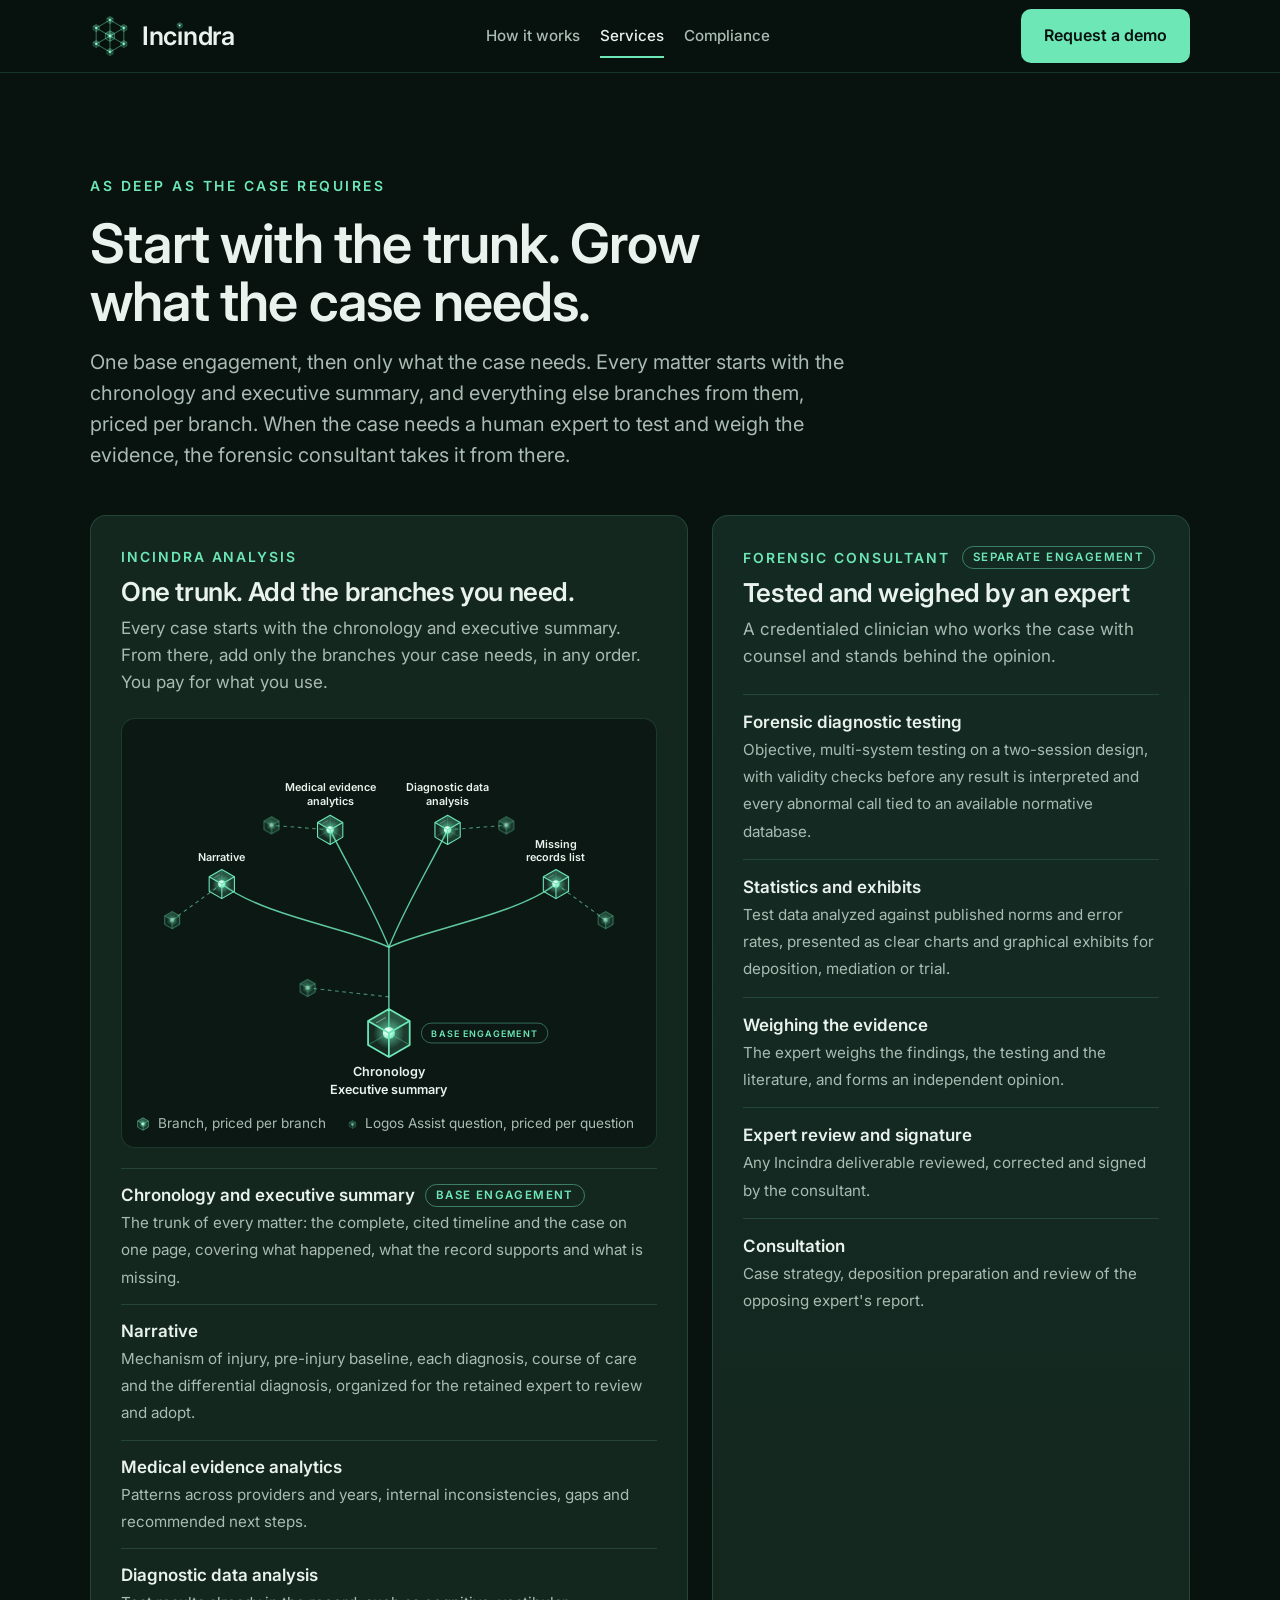
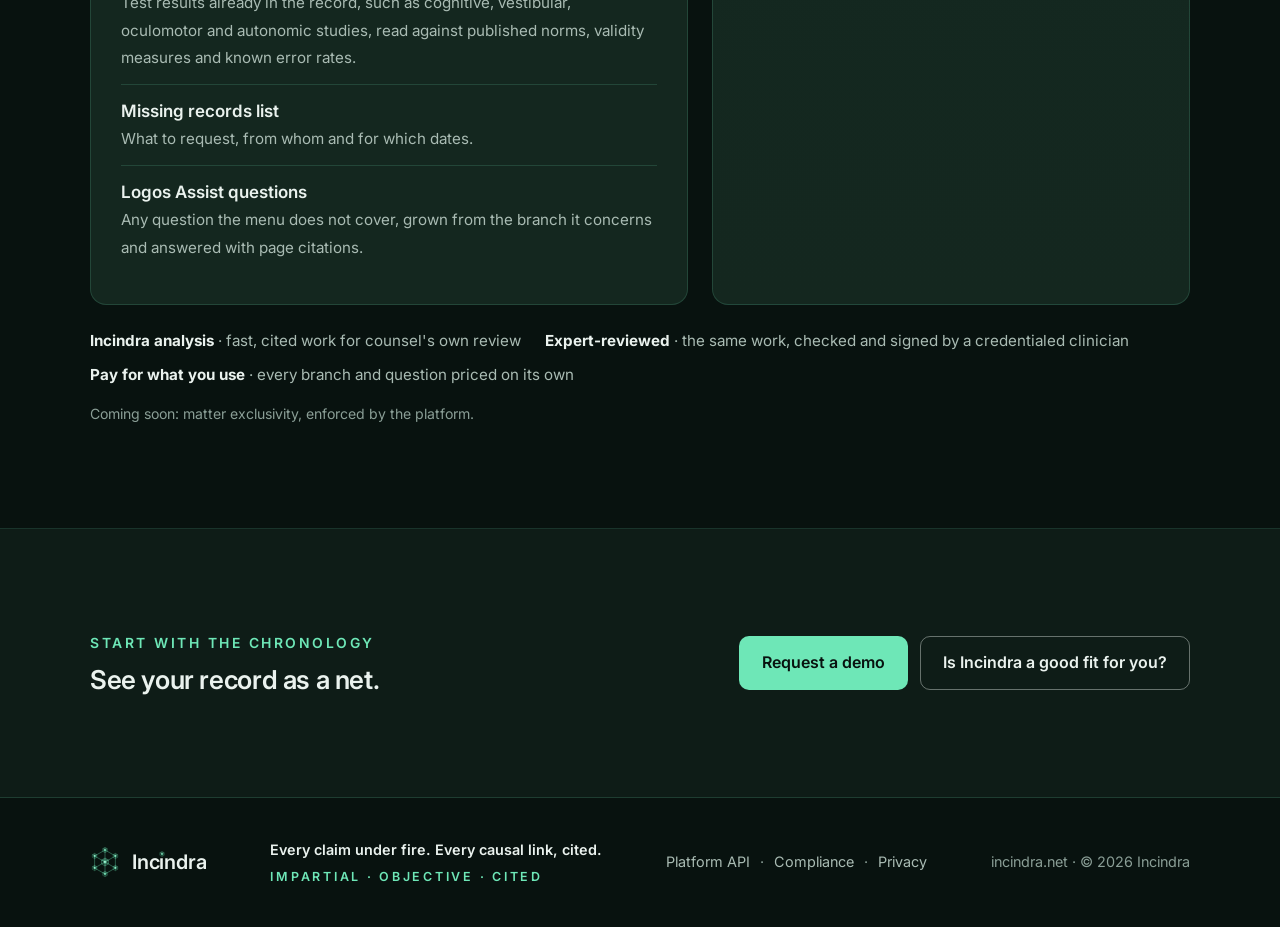
<file: services.html>
<!doctype html>
<html lang="en">
<head>
<meta charset="utf-8">
<meta name="viewport" content="width=device-width,initial-scale=1,viewport-fit=cover">
<title>Services · Incindra</title>
<meta name="description" content="One base engagement, then only what the case needs. Every matter starts with the chronology and executive summary, and everything else branches from them, priced per branch.">
<link rel="canonical" href="https://incindra.net/services.html">
<meta property="og:type" content="website">
<meta property="og:site_name" content="Incindra">
<meta property="og:title" content="Services · Incindra">
<meta property="og:description" content="One base engagement, then only what the case needs. Every matter starts with the chronology and executive summary, and everything else branches from them, priced per branch.">
<meta property="og:url" content="https://incindra.net/services.html">
<meta property="og:image" content="OG_IMAGE_PATH">
<meta name="twitter:card" content="summary_large_image">
<meta name="twitter:title" content="Services · Incindra">
<meta name="twitter:description" content="One base engagement, then only what the case needs. Every matter starts with the chronology and executive summary, and everything else branches from them, priced per branch.">
<meta name="twitter:image" content="OG_IMAGE_PATH">
<meta name="theme-color" content="#08120F">
<link rel="icon" href="data:image/svg+xml,%3Csvg xmlns='http://www.w3.org/2000/svg' viewBox='-1.1 -1.1 2.2 2.2'%3E%3Cpolygon points='0,-0.95 0.823,-0.475 0,0 -0.823,-0.475' fill='%236EE7B7' fill-opacity='.30'/%3E%3Cpolygon points='0.823,-0.475 0.823,0.475 0,0.95 0,0' fill='%236EE7B7' fill-opacity='.17'/%3E%3Cpolygon points='-0.823,-0.475 0,0 0,0.95 -0.823,0.475' fill='%236EE7B7' fill-opacity='.09'/%3E%3Ccircle r='.26' fill='%23d9fff0'/%3E%3Cg stroke='%236EE7B7' stroke-width='.1' fill='none' stroke-linejoin='round'%3E%3Cline x1='0' y1='0' x2='-0.823' y2='-0.475'/%3E%3Cline x1='0' y1='0' x2='0.823' y2='-0.475'/%3E%3Cline x1='0' y1='0' x2='0' y2='0.95'/%3E%3Cpolygon points='0,-0.95 0.823,-0.475 0.823,0.475 0,0.95 -0.823,0.475 -0.823,-0.475'/%3E%3C/g%3E%3C/svg%3E">
<link rel="preconnect" href="https://fonts.googleapis.com">
<link rel="preconnect" href="https://fonts.gstatic.com" crossorigin>
<link rel="stylesheet" href="https://fonts.googleapis.com/css2?family=Inter:wght@400;500;600&family=IBM+Plex+Mono:wght@400;500&display=swap">
<link rel="stylesheet" href="assets/styles.css">
<script>document.documentElement.className+=' js'</script>
<script src="assets/main.js" defer></script>
</head>
<body data-page="services">
<a class="skip" href="#main">Skip to content</a>
<svg width="0" height="0" style="position:absolute" aria-hidden="true">
  <defs>
    <radialGradient id="cOrb" cx=".36" cy=".34" r=".7"><stop offset="0" stop-color="#ffffff"/><stop offset=".35" stop-color="#d9fff0"/><stop offset="1" stop-color="#6EE7B7"/></radialGradient>
    <radialGradient id="cHalo"><stop offset="0" stop-color="#6EE7B7" stop-opacity=".75"/><stop offset="1" stop-color="#6EE7B7" stop-opacity="0"/></radialGradient>
    <symbol id="cube" viewBox="-1 -1 2 2" overflow="visible">
      <polygon points="0,-0.95 0.823,-0.475 0,0 -0.823,-0.475" fill="#6EE7B7" fill-opacity=".30"/>
      <polygon points="0.823,-0.475 0.823,0.475 0,0.95 0,0" fill="#6EE7B7" fill-opacity=".17"/>
      <polygon points="-0.823,-0.475 0,0 0,0.95 -0.823,0.475" fill="#6EE7B7" fill-opacity=".09"/>
      <circle r=".62" fill="url(#cHalo)"/>
      <g stroke="#6EE7B7" stroke-opacity=".3" stroke-width=".04"><line x1="0" y1="0" x2="0" y2="-0.95"/><line x1="0" y1="0" x2="0.823" y2="0.475"/><line x1="0" y1="0" x2="-0.823" y2="0.475"/></g>
      <circle r=".24" fill="url(#cOrb)"/>
      <g stroke="#6EE7B7" stroke-width=".07" fill="none" stroke-linejoin="round"><line x1="0" y1="0" x2="-0.823" y2="-0.475"/><line x1="0" y1="0" x2="0.823" y2="-0.475"/><line x1="0" y1="0" x2="0" y2="0.95"/><polygon points="0,-0.95 0.823,-0.475 0.823,0.475 0,0.95 -0.823,0.475 -0.823,-0.475"/></g>
      <line x1="-0.5" y1="-0.4" x2="-0.12" y2="-0.62" stroke="#ffffff" stroke-opacity=".45" stroke-width=".04"/>
    </symbol>
    <symbol id="mark" viewBox="0 0 100 100" overflow="visible">
      <g stroke="#6EE7B7" stroke-width="1.4" fill="none" stroke-linejoin="round" opacity=".85">
        <path d="M50,10 L84.6,30 L84.6,70 L50,90 L15.4,70 L15.4,30 Z"/>
        <path d="M50,50 L50,10 M50,50 L84.6,30 M50,50 L84.6,70 M50,50 L50,90 M50,50 L15.4,70 M50,50 L15.4,30"/>
      </g>
      <use href="#cube" x="40.5" y="0.5" width="19" height="19"/><use href="#cube" x="75.1" y="20.5" width="19" height="19"/>
      <use href="#cube" x="75.1" y="60.5" width="19" height="19"/><use href="#cube" x="40.5" y="80.5" width="19" height="19"/>
      <use href="#cube" x="5.9" y="60.5" width="19" height="19"/><use href="#cube" x="5.9" y="20.5" width="19" height="19"/>
      <use href="#cube" x="36" y="36" width="28" height="28"/>
    </symbol>
  </defs>
</svg>

<header>
  <div class="wrap bar">
    <a class="brand" href="index.html" aria-label="Incindra home">
      <svg viewBox="0 0 100 100" aria-hidden="true"><use href="#mark"/></svg>
      <span class="word">Inc<span class="idot">ı</span>ndra</span>
    </a>
    <nav id="site-nav" class="site-nav" aria-label="Main">
      <ul>
        <li><a href="how-it-works.html">How it works</a></li>
        <li><a href="services.html" aria-current="page">Services</a></li>
        <li><a href="compliance.html">Compliance</a></li>
      </ul>
      <a class="btn btn-primary nav-demo" href="demo.html">Request a demo</a>
    </nav>
    <div class="bar-end">
      <a class="btn btn-primary head-demo" href="demo.html">Request a demo</a>
      <button class="menu-toggle" type="button" aria-expanded="false" aria-controls="site-nav"><span class="sr-only">Menu</span><span class="burger" aria-hidden="true"></span></button>
    </div>
  </div>
</header>

<main id="main">
  <section id="depth" aria-labelledby="depth-h">
    <div class="wrap">
      <div class="sec-head">
        <div class="eyebrow">As deep as the case requires</div>
        <h1 id="depth-h">Start with the trunk. Grow what the case needs.</h1>
        <p class="lede">One base engagement, then only what the case needs. Every matter starts with the chronology and executive summary, and everything else branches from them, priced per branch. When the case needs a human expert to test and weigh the evidence, the forensic consultant takes it from there.</p>
      </div>
      <div class="sides">
        <article class="side">
          <div class="side-tag">Incindra analysis</div>
          <h2>One trunk. Add the branches you need.</h2>
          <p>Every case starts with the chronology and executive summary. From there, add only the branches your case needs, in any order. You pay for what you use.</p>
          <div class="tree">
            <div role="img" aria-label="A tree: the chronology and executive summary form the trunk; narrative, medical evidence analytics, diagnostic data analysis and missing records list branch from it; smaller Logos Assist questions sprout from each branch">
              <svg viewBox="0 0 560 410" aria-hidden="true">
                <g stroke="#6EE7B7" stroke-width="1.6" stroke-opacity=".85" fill="none">
                  <path class="t-trunk" d="M280,330 L280,235"/>
                  <path class="t-branch" d="M280,235 C240,215 140,200 95,165"/><path class="t-branch" d="M280,235 C262,190 232,140 215,105"/>
                  <path class="t-branch" d="M280,235 C298,190 328,140 345,105"/><path class="t-branch" d="M280,235 C320,215 420,200 465,165"/>
                </g>
                <g class="t-micro">
                  <g stroke="#6EE7B7" stroke-width="1.2" stroke-opacity=".6" stroke-dasharray="4 4" fill="none">
                    <path d="M95,165 L40,205"/><path d="M215,105 L150,100"/><path d="M345,105 L410,100"/><path d="M465,165 L520,205"/><path d="M280,290 L190,280"/>
                  </g>
                  <g opacity=".75"><use href="#cube" x="30" y="195" width="20" height="20"/><use href="#cube" x="140" y="90" width="20" height="20"/><use href="#cube" x="400" y="90" width="20" height="20"/><use href="#cube" x="510" y="195" width="20" height="20"/><use href="#cube" x="180" y="270" width="20" height="20"/></g>
                </g>
                <use href="#cube" x="252" y="302" width="56" height="56"/>
                <g class="t-node">
                  <use href="#cube" x="78" y="148" width="34" height="34"/><use href="#cube" x="198" y="88" width="34" height="34"/>
                  <use href="#cube" x="328" y="88" width="34" height="34"/><use href="#cube" x="448" y="148" width="34" height="34"/>
                  <g font-family="Inter, sans-serif" text-anchor="middle" font-size="12" font-weight="600" fill="#EAF2EE">
                    <text x="95" y="140">Narrative</text>
                    <text x="215" y="62"><tspan x="215">Medical evidence</tspan><tspan x="215" dy="15">analytics</tspan></text>
                    <text x="345" y="62"><tspan x="345">Diagnostic data</tspan><tspan x="345" dy="15">analysis</tspan></text>
                    <text x="465" y="125"><tspan x="465">Missing</tspan><tspan x="465" dy="15">records list</tspan></text>
                  </g>
                </g>
                <g font-family="Inter, sans-serif" text-anchor="middle" font-size="14" font-weight="600" fill="#EAF2EE">
                  <text x="280" y="378">Chronology</text>
                  <text x="280" y="397">Executive summary</text>
                </g>
                <g class="t-tag"><rect x="316" y="319" width="140" height="22" rx="11" fill="#0B1813" stroke="#6EE7B7" stroke-opacity=".45"/><text x="386" y="334" font-family="Inter, sans-serif" font-size="10" font-weight="600" fill="#6EE7B7" text-anchor="middle">Base engagement</text></g>
              </svg>
              <div class="tree-stack" aria-hidden="true">
                <div class="ts-trunk"><i class="jewel"></i><div><b>Chronology</b><b>Executive summary</b><span class="pill">Base engagement</span></div></div>
                <ul class="ts-branches">
                  <li><i class="jewel"></i>Narrative<span class="q"><i class="jewel"></i></span></li>
                  <li><i class="jewel"></i>Medical evidence analytics<span class="q"><i class="jewel"></i></span></li>
                  <li><i class="jewel"></i>Diagnostic data analysis<span class="q"><i class="jewel"></i></span></li>
                  <li><i class="jewel"></i>Missing records list<span class="q"><i class="jewel"></i></span></li>
                </ul>
              </div>
            </div>
            <p class="legend"><span><i class="jewel"></i>Branch, priced per branch</span><span><i class="jewel small"></i>Logos Assist question, priced per question</span></p>
          </div>
          <ul class="branches">
            <li><b>Chronology and executive summary<span class="pill">Base engagement</span></b><span>The trunk of every matter: the complete, cited timeline and the case on one page, covering what happened, what the record supports and what is missing.</span></li>
            <li><b>Narrative</b><span>Mechanism of injury, pre-injury baseline, each diagnosis, course of care and the differential diagnosis, organized for the retained expert to review and adopt.</span></li>
            <li><b>Medical evidence analytics</b><span>Patterns across providers and years, internal inconsistencies, gaps and recommended next steps.</span></li>
            <li><b>Diagnostic data analysis</b><span>Test results already in the record, such as cognitive, vestibular, oculomotor and autonomic studies, read against published norms, validity measures and known error rates.</span></li>
            <li><b>Missing records list</b><span>What to request, from whom and for which dates.</span></li>
            <li><b>Logos Assist questions</b><span>Any question the menu does not cover, grown from the branch it concerns and answered with page citations.</span></li>
          </ul>
        </article>
        <article class="side expert">
          <div class="side-tags"><span class="side-tag">Forensic consultant</span><span class="pill">Separate engagement</span></div>
          <h2>Tested and weighed by an expert</h2>
          <p>A credentialed clinician who works the case with counsel and stands behind the opinion.</p>
          <ul>
            <li><b>Forensic diagnostic testing</b><span>Objective, multi-system testing on a two-session design, with validity checks before any result is interpreted and every abnormal call tied to an available normative database.</span></li>
            <li><b>Statistics and exhibits</b><span>Test data analyzed against published norms and error rates, presented as clear charts and graphical exhibits for deposition, mediation or trial.</span></li>
            <li><b>Weighing the evidence</b><span>The expert weighs the findings, the testing and the literature, and forms an independent opinion.</span></li>
            <li><b>Expert review and signature</b><span>Any Incindra deliverable reviewed, corrected and signed by the consultant.</span></li>
            <li><b>Consultation</b><span>Case strategy, deposition preparation and review of the opposing expert's report.</span></li>
          </ul>
        </article>
      </div>
      <p class="both"><span><b>Incindra analysis</b> · fast, cited work for counsel's own review</span><span><b>Expert-reviewed</b> · the same work, checked and signed by a credentialed clinician</span><span><b>Pay for what you use</b> · every branch and question priced on its own</span></p>
      <p class="soon">Coming soon: matter exclusivity, enforced by the platform.</p>
    </div>
  </section>

  <section class="alt" aria-labelledby="cta-h">
    <div class="wrap band">
      <div>
        <div class="eyebrow">Start with the chronology</div>
        <h2 id="cta-h">See your record as a net.</h2>
      </div>
      <div class="ctas band-ctas">
        <a class="btn btn-primary" href="demo.html">Request a demo</a>
        <a class="btn btn-ghost" href="fitcheck/">Is Incindra a good fit for you?</a>
      </div>
    </div>
  </section>
</main>

<footer>
  <div class="wrap">
    <a class="brand" href="index.html" aria-label="Incindra home"><svg viewBox="0 0 100 100" aria-hidden="true"><use href="#mark"/></svg><span class="word">Inc<span class="idot">ı</span>ndra</span></a>
    <span class="foot-tag"><span>Every claim under fire. Every causal link, cited.</span><span class="tagline">Impartial · Objective · Cited</span></span>
    <nav class="foot-links" aria-label="Footer">
      <ul><li><a href="platform-api.html">Platform API</a></li><li><a href="compliance.html">Compliance</a></li><li><a href="privacy.html">Privacy</a></li></ul>
    </nav>
    <span>incindra.net · © 2026 Incindra</span>
  </div>
</footer>
</body>
</html>
</file>
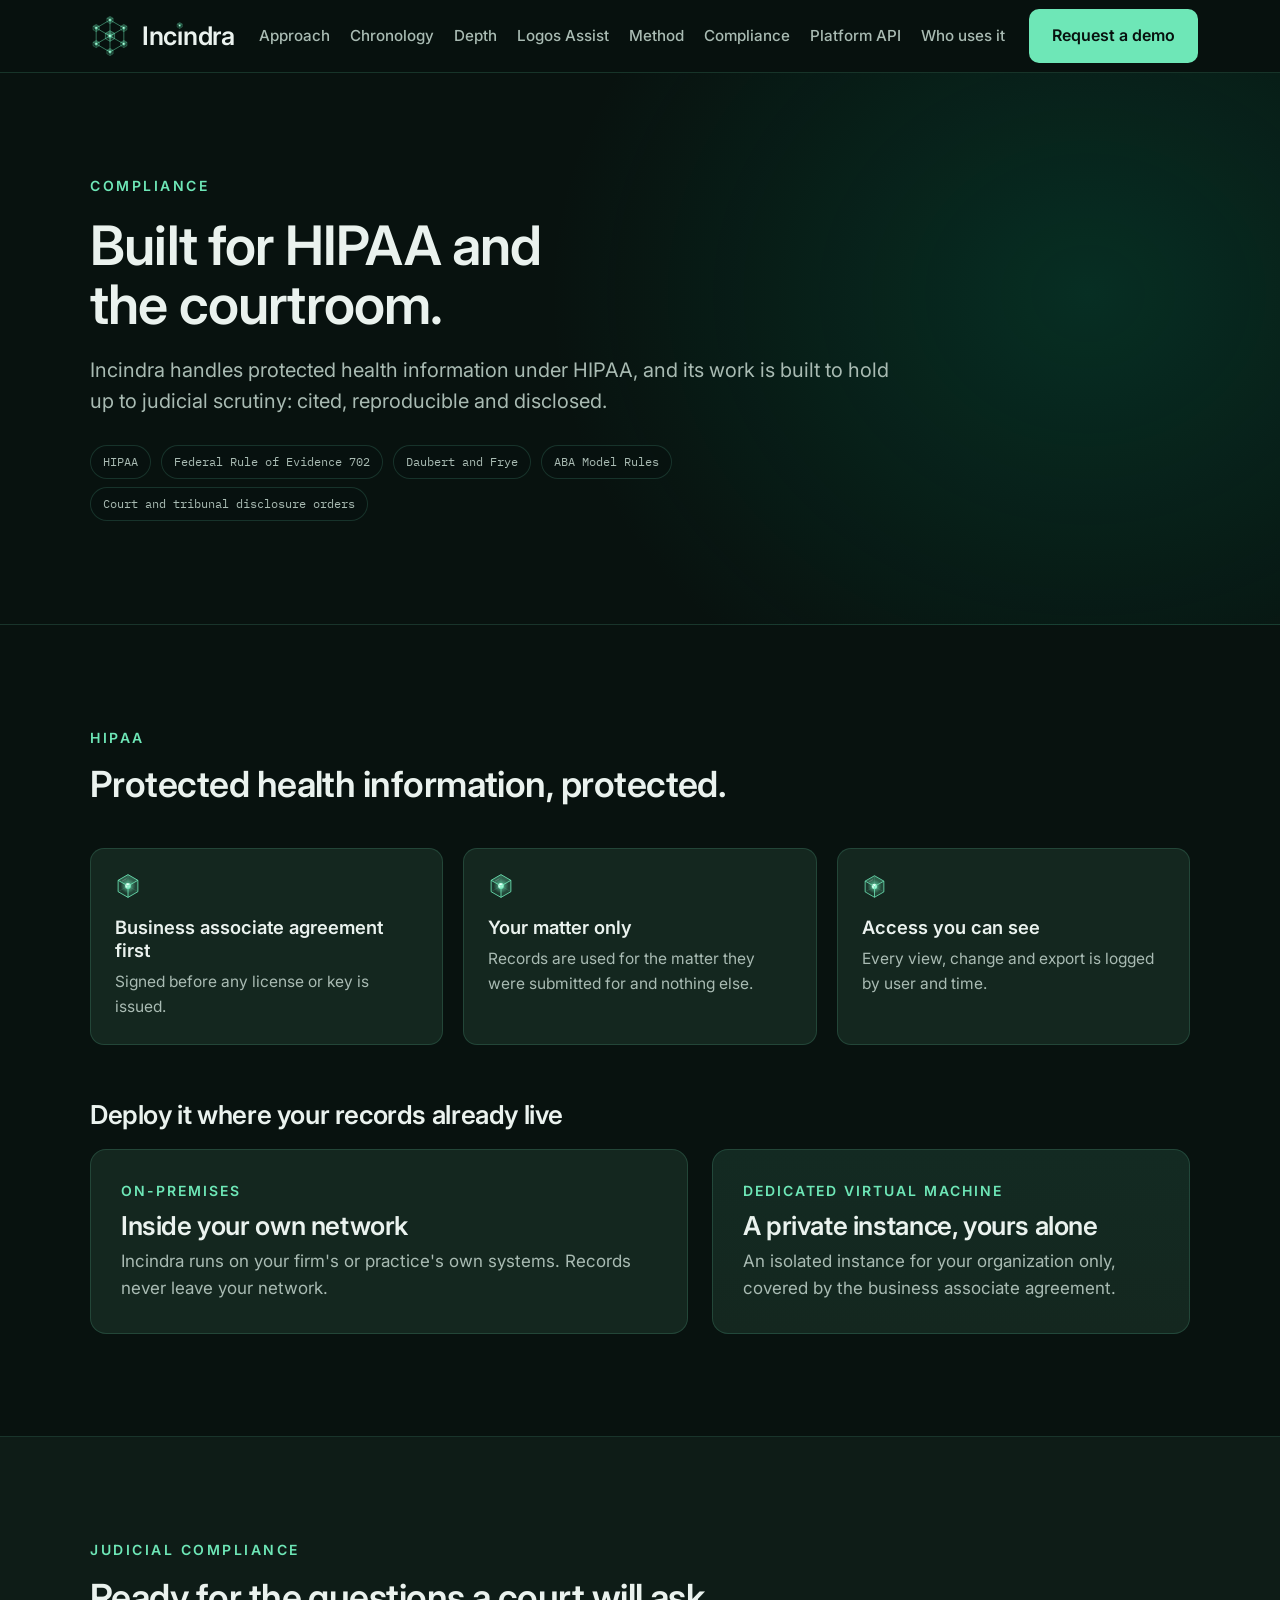
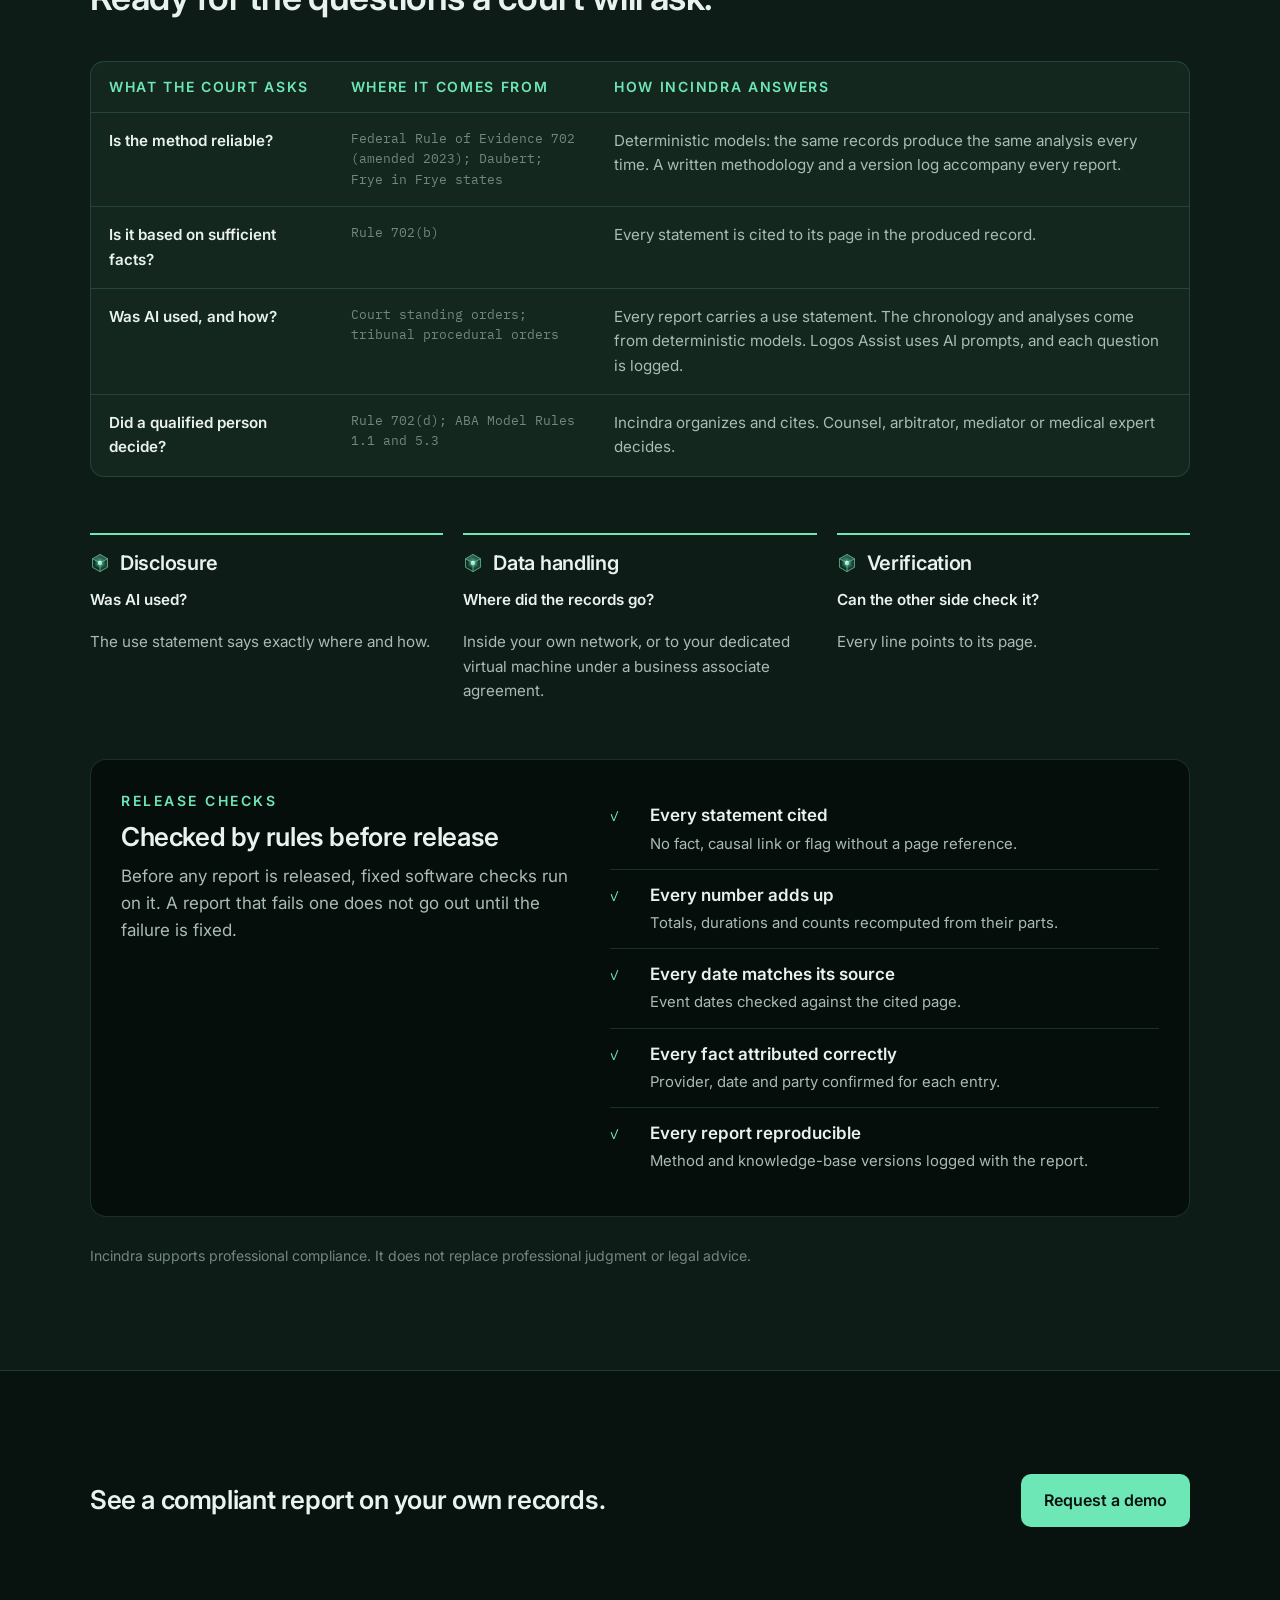
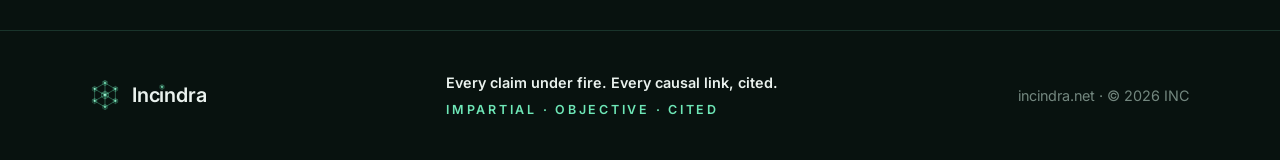
<file: reference/compliance.html>
<!doctype html>
<html lang="en"><head>
<meta charset="utf-8">
<meta name="viewport" content="width=device-width,initial-scale=1,viewport-fit=cover">
<title>Incindra Compliance v2</title>
<link rel="preconnect" href="https://fonts.googleapis.com">
<link rel="preconnect" href="https://fonts.gstatic.com" crossorigin>
<link rel="stylesheet" href="https://fonts.googleapis.com/css2?family=Inter:wght@400;500;600&family=IBM+Plex+Mono:wght@400;500&display=swap">
<style>
/* Layout: a dark field with a network of glass-cube nodes; content sits on the left of each band, the network glows on the right and runs past every edge. One deliberate dark look. */
:root{
  --bg:#08120F;        /* the field the network sits in */
  --surface:#0E1C17;   /* bands and panels */
  --raised:#14271F;    /* cards that hold a deliverable */
  --line:rgba(110,231,183,.16);
  --jade:#6EE7B7;      /* accent, used for light and emphasis */
  --jade-deep:#047857;
  --fg:#EAF2EE;
  --muted:#A9BBB3;
  --dim:#73877F;
  --display:"Inter","Inter Display",ui-sans-serif,system-ui,sans-serif;
  --body:"Inter","Inter Display",ui-sans-serif,system-ui,sans-serif;
  --mono:"IBM Plex Mono",ui-monospace,Menlo,Consolas,monospace;
  --step--1:.875rem; --step0:1.0625rem; --step1:1.25rem; --step2:1.625rem; --step3:2.25rem; --step4:clamp(2.4rem,5.2vw,4rem);
  /* The glass cube with a sphere of light: the brand node, identical to the logo's nodes. */
  --cube:url("data:image/svg+xml,%3Csvg xmlns='http://www.w3.org/2000/svg' viewBox='-1.1 -1.1 2.2 2.2'%3E%3Cdefs%3E%3CradialGradient id='o' cx='.36' cy='.34' r='.7'%3E%3Cstop offset='0' stop-color='%23ffffff'/%3E%3Cstop offset='.35' stop-color='%23d9fff0'/%3E%3Cstop offset='1' stop-color='%236EE7B7'/%3E%3C/radialGradient%3E%3CradialGradient id='h'%3E%3Cstop offset='0' stop-color='%236EE7B7' stop-opacity='.75'/%3E%3Cstop offset='1' stop-color='%236EE7B7' stop-opacity='0'/%3E%3C/radialGradient%3E%3C/defs%3E%3Cpolygon points='0,-0.95 0.823,-0.475 0,0 -0.823,-0.475' fill='%236EE7B7' fill-opacity='.30'/%3E%3Cpolygon points='0.823,-0.475 0.823,0.475 0,0.95 0,0' fill='%236EE7B7' fill-opacity='.17'/%3E%3Cpolygon points='-0.823,-0.475 0,0 0,0.95 -0.823,0.475' fill='%236EE7B7' fill-opacity='.09'/%3E%3Ccircle r='.62' fill='url(%23h)'/%3E%3Cg stroke='%236EE7B7' stroke-opacity='.3' stroke-width='.04'%3E%3Cline x1='0' y1='0' x2='0' y2='-0.95'/%3E%3Cline x1='0' y1='0' x2='0.823' y2='0.475'/%3E%3Cline x1='0' y1='0' x2='-0.823' y2='0.475'/%3E%3C/g%3E%3Ccircle r='.24' fill='url(%23o)'/%3E%3Cg stroke='%236EE7B7' stroke-width='.07' fill='none' stroke-linejoin='round'%3E%3Cline x1='0' y1='0' x2='-0.823' y2='-0.475'/%3E%3Cline x1='0' y1='0' x2='0.823' y2='-0.475'/%3E%3Cline x1='0' y1='0' x2='0' y2='0.95'/%3E%3Cpolygon points='0,-0.95 0.823,-0.475 0.823,0.475 0,0.95 -0.823,0.475 -0.823,-0.475'/%3E%3C/g%3E%3Cline x1='-0.5' y1='-0.4' x2='-0.12' y2='-0.62' stroke='%23ffffff' stroke-opacity='.45' stroke-width='.04'/%3E%3C/svg%3E");
  color-scheme:dark;
}
*{box-sizing:border-box}
html{scroll-behavior:smooth}
@media (prefers-reduced-motion:reduce){html{scroll-behavior:auto}}
body{margin:0;background:var(--bg);color:var(--fg);font-family:var(--body);font-size:var(--step0);line-height:1.6;-webkit-font-smoothing:antialiased}
body::before{content:"";position:fixed;inset:0 0 auto;height:env(safe-area-inset-top,0px);z-index:10;background:var(--bg)}
a{color:var(--jade)}
a:focus-visible,button:focus-visible,input:focus-visible,select:focus-visible,textarea:focus-visible{outline:2px solid var(--jade);outline-offset:3px}
h1,h2,h3{font-family:var(--display);font-weight:600;letter-spacing:-.015em;line-height:1.08;text-wrap:balance;margin:0}
p{margin:0}
.wrap{max-width:1180px;margin:0 auto;padding-left:max(16px,env(safe-area-inset-left,0px));padding-right:max(16px,env(safe-area-inset-right,0px))}
@media (min-width:720px){.wrap{padding-left:max(40px,env(safe-area-inset-left,0px));padding-right:max(40px,env(safe-area-inset-right,0px))}}
.eyebrow{font-family:var(--display);font-size:var(--step--1);font-weight:600;letter-spacing:.18em;text-transform:uppercase;color:var(--jade)}
.lede{color:var(--muted);font-size:var(--step1);line-height:1.55;max-width:62ch}
.cite{font-family:var(--mono);font-size:.82em;color:var(--jade);white-space:nowrap}

/* jewel: the glass cube, the brand's one recurring mark */
.jewel{display:inline-block;width:1em;height:1em;background:var(--cube) center/contain no-repeat;flex:none;vertical-align:-.12em}

/* header */
header{position:sticky;top:env(safe-area-inset-top,0px);z-index:20;background:rgba(8,18,15,.86);backdrop-filter:blur(10px);border-bottom:1px solid var(--line)}
.bar{display:flex;align-items:center;justify-content:space-between;gap:24px;min-height:72px}
.brand{display:flex;align-items:center;gap:12px;text-decoration:none;color:var(--fg)}
.brand svg{width:40px;height:40px;flex:none;overflow:visible}
.word{font-family:var(--body);font-weight:600;font-size:1.6rem;letter-spacing:-.01em;line-height:1}
/* the i-dot is a glass cube centred over a dotless i */
.idot{position:relative;display:inline-block}
.idot::after{content:"";position:absolute;left:50%;top:-.06em;width:.3em;height:.3em;transform:translateX(-50%);background:var(--cube) center/contain no-repeat}
nav ul{display:flex;gap:20px;white-space:nowrap;list-style:none;margin:0;padding:0;font-family:var(--display);font-size:.95rem;font-weight:500}
nav a{color:var(--muted);text-decoration:none}
nav a:hover{color:var(--fg)}
.btn{white-space:nowrap;display:inline-flex;align-items:center;gap:10px;font-family:var(--display);font-weight:600;font-size:1rem;text-decoration:none;border-radius:10px;padding:13px 22px;border:1.5px solid transparent;cursor:pointer}
.btn-primary{background:var(--jade);color:var(--bg)}
.btn-primary:hover{background:#8ff0c9}
.btn-ghost{border-color:rgba(234,242,238,.4);color:var(--fg);background:transparent}
.btn-ghost:hover{border-color:var(--fg)}
@media (max-width:1260px){nav ul{display:none}}
.word{white-space:nowrap}

/* hero */
.hero{position:relative;overflow:hidden;border-bottom:1px solid var(--line)}
.hero canvas{position:absolute;inset:0;width:100%;height:100%;display:block}
.hero::after{content:"";position:absolute;inset:0;background:linear-gradient(90deg,var(--bg) 0%,var(--bg) 50%,rgba(8,18,15,.6) 68%,rgba(8,18,15,0) 86%);pointer-events:none}
.hero .wrap{position:relative;z-index:1;padding-block:clamp(64px,10vw,128px)}
.hero h1{font-size:var(--step4);max-width:15ch;margin-block:20px 24px}
.hero .lede{max-width:44ch}
.creed{font-family:var(--display);font-weight:600;font-size:var(--step1);letter-spacing:.01em;margin-top:22px;display:flex;flex-wrap:wrap;gap:6px 18px}
.creed span{display:inline-flex;align-items:center;gap:9px}
.ctas{display:flex;flex-wrap:wrap;gap:14px;margin-top:30px}
.namecard{margin-top:40px;max-width:58ch;border-left:2px solid var(--jade);padding:4px 0 4px 18px;color:var(--muted);font-size:var(--step--1);line-height:1.55}
.namecard b{font-family:var(--display);color:var(--fg);font-size:1rem}
.namecard .say{font-family:var(--mono);color:var(--dim);margin-left:8px}
@media (max-width:720px){.hero::after{background:linear-gradient(180deg,rgba(8,18,15,.7),var(--bg) 70%)}}

/* sections */
section{border-bottom:1px solid var(--line)}
section > .wrap{padding-block:clamp(64px,8vw,104px)}
.sec-head{display:grid;gap:16px;margin-bottom:44px;max-width:760px}
.sec-head h2{font-size:var(--step3)}
.alt{background:var(--surface)}

/* story */
.story{display:grid;grid-template-columns:minmax(0,1.1fr) minmax(0,.9fr);gap:56px;align-items:center}
.story p+p{margin-top:18px}
.story .big{font-size:var(--step1);line-height:1.55;color:var(--fg);font-weight:400}
.story-net{aspect-ratio:1/1;max-width:100%;width:100%}
@media (max-width:860px){.story{grid-template-columns:1fr}.story-net{max-width:360px;margin:0 auto}}

/* chronology */
.chrono{display:grid;grid-template-columns:minmax(0,1fr) minmax(0,1.15fr);gap:48px;align-items:start}
.checks{list-style:none;margin:0;padding:0;display:grid;gap:0}
.checks li{display:flex;gap:14px;align-items:baseline;padding:12px 0;border-bottom:1px solid var(--line);color:var(--fg)}
.timeline{background:var(--raised);border:1px solid var(--line);border-radius:14px;overflow:hidden}
.timeline-head{display:flex;justify-content:space-between;gap:12px;padding:14px 18px;border-bottom:1px solid var(--line);font-family:var(--display);font-size:var(--step--1);color:var(--muted)}
.tl-row{display:grid;grid-template-columns:92px minmax(0,1fr);gap:14px;padding:14px 18px;border-bottom:1px solid var(--line);font-size:.95rem}
.tl-row:last-child{border-bottom:0}
.tl-date{font-family:var(--mono);font-size:.8rem;color:var(--dim);font-variant-numeric:tabular-nums;padding-top:3px}
.tl-row .who{font-family:var(--display);font-weight:600;font-size:.92rem}
.flag{display:inline-flex;align-items:center;gap:8px;margin-top:6px;font-family:var(--display);font-size:.8rem;font-weight:600;color:var(--bg);background:var(--jade);border-radius:6px;padding:3px 9px}
.flag.amber{background:transparent;color:var(--jade);box-shadow:inset 0 0 0 1.5px var(--jade)}
.link-line{margin-top:6px;font-size:.88rem;color:var(--muted)}
.map3{display:grid;grid-template-columns:repeat(3,minmax(0,1fr));gap:20px;margin-top:56px}
.map3 h3{font-size:var(--step1);margin-bottom:8px;display:flex;align-items:center;gap:10px}
.map3 p{color:var(--muted)}
@media (max-width:900px){.chrono{grid-template-columns:1fr}.map3{grid-template-columns:1fr}}
@media (max-width:480px){.tl-row{grid-template-columns:1fr;gap:4px}}

/* depth: two sides */
.sides{display:grid;grid-template-columns:minmax(0,1.25fr) minmax(0,1fr);gap:24px}
.side{background:var(--raised);border:1px solid var(--line);border-radius:16px;padding:30px}
.side h3{font-size:var(--step2);margin:10px 0 8px}
.side > p{color:var(--muted)}
.side-tag{font-family:var(--display);font-size:var(--step--1);font-weight:600;letter-spacing:.14em;text-transform:uppercase;color:var(--jade)}
.depth{list-style:none;margin:24px 0 0;padding:0;display:grid;gap:0;position:relative}
.depth li{display:grid;grid-template-columns:28px minmax(0,1fr);gap:14px;padding:14px 0;border-top:1px solid var(--line)}
.depth .lvl{display:flex;flex-direction:column;align-items:center;padding-top:4px}
.depth .lvl i{display:block;width:12px;background:var(--jade);border-radius:2px;opacity:.9}
.depth b{font-family:var(--display);font-weight:600;display:block}
.depth span{color:var(--muted);font-size:.95rem}
.side.expert{background:linear-gradient(180deg,#132a22,var(--raised))}
.expert ul{list-style:none;margin:24px 0 0;padding:0}
.expert li{padding:14px 0;border-top:1px solid var(--line)}
.expert li b{font-family:var(--display);font-weight:600;display:block}
.expert li span{color:var(--muted);font-size:.95rem}
.both{margin-top:24px;display:flex;flex-wrap:wrap;gap:10px 24px;color:var(--muted);font-size:.95rem}
.both b{color:var(--fg);font-family:var(--display)}
@media (max-width:900px){.sides{grid-template-columns:1fr}}

/* logos */
.logos{display:grid;grid-template-columns:minmax(0,.9fr) minmax(0,1.1fr);gap:48px;align-items:start}
.logos-points{list-style:none;margin:28px 0 0;padding:0}
.logos-points li{padding:14px 0;border-top:1px solid var(--line);color:var(--muted)}
.logos-points b{color:var(--fg);font-family:var(--display);font-weight:600}
.console{background:#060E0B;border:1px solid var(--line);border-radius:16px;overflow:hidden;box-shadow:0 0 0 1px rgba(110,231,183,.05),0 30px 80px -40px rgba(110,231,183,.35)}
.console-top{display:flex;align-items:center;gap:10px;padding:14px 18px;border-bottom:1px solid var(--line);font-family:var(--display);font-weight:600;font-size:.95rem}
.console-top small{margin-left:auto;font-family:var(--mono);font-weight:400;color:var(--dim);font-size:.75rem}
.qa{padding:20px 18px;display:grid;gap:16px}
.q{justify-self:end;max-width:85%;background:var(--raised);border:1px solid var(--line);border-radius:12px 12px 2px 12px;padding:10px 14px;font-family:var(--display);font-size:.95rem}
.a{max-width:94%;font-size:.95rem;color:var(--fg)}
.a ol{margin:8px 0 0;padding-left:20px;display:grid;gap:6px;color:var(--muted)}
.a .silent{margin-top:10px;color:var(--muted);font-style:italic}
.chips{display:flex;flex-wrap:wrap;gap:8px;padding:0 18px 18px}
.chip{font-family:var(--display);font-size:.82rem;border:1px solid var(--line);border-radius:999px;padding:6px 12px;color:var(--muted);background:transparent;cursor:pointer}
.chip[aria-pressed="true"]{border-color:var(--jade);color:var(--fg)}
.boundary{margin-top:28px;font-family:var(--display);font-size:var(--step1);font-weight:600}
.boundary em{font-style:normal;color:var(--jade)}
@media (max-width:900px){.logos{grid-template-columns:1fr}}

/* process */
.steps{list-style:none;margin:0;padding:0;display:grid;grid-template-columns:repeat(4,minmax(0,1fr));gap:20px;counter-reset:s}
.steps li{border-top:2px solid var(--jade);padding-top:18px;counter-increment:s}
.steps li::before{content:counter(s,decimal-leading-zero);font-family:var(--mono);color:var(--jade);font-size:.85rem}
.steps h3{font-size:var(--step1);margin:10px 0 8px}
.steps p{color:var(--muted);font-size:.97rem}
@media (max-width:900px){.steps{grid-template-columns:repeat(2,minmax(0,1fr))}}
@media (max-width:520px){.steps{grid-template-columns:1fr}}

/* court */
.court{display:grid;grid-template-columns:repeat(3,minmax(0,1fr));gap:0;border-top:1px solid var(--line)}
.court div{padding:24px 24px 24px 0;border-bottom:1px solid var(--line)}
.court h3{font-size:1.1rem;margin-bottom:8px}
.court p{color:var(--muted);font-size:.97rem}
@media (max-width:900px){.court{grid-template-columns:1fr}}

/* who */
.who-grid{display:grid;grid-template-columns:repeat(4,minmax(0,1fr));gap:20px}
.who-grid div{background:var(--raised);border:1px solid var(--line);border-radius:14px;padding:22px}
.who-grid h3{font-size:1.1rem;margin-bottom:8px}
.who-grid p{color:var(--muted);font-size:.95rem}
@media (max-width:900px){.who-grid{grid-template-columns:repeat(2,minmax(0,1fr))}}
@media (max-width:520px){.who-grid{grid-template-columns:1fr}}

/* cta */
.cta{display:grid;grid-template-columns:minmax(0,1fr) minmax(0,1fr);gap:48px;align-items:start}
form{display:grid;gap:14px;background:var(--raised);border:1px solid var(--line);border-radius:16px;padding:26px}
label{font-family:var(--display);font-size:.88rem;font-weight:600;display:grid;gap:6px}
input,select,textarea{font:inherit;font-family:var(--body);color:var(--fg);background:var(--bg);border:1px solid var(--line);border-radius:8px;padding:11px 12px;width:100%}
textarea{min-height:90px;resize:vertical}
.note{font-size:.85rem;color:var(--dim)}
.sent{color:var(--jade);font-family:var(--display);font-weight:600}
@media (max-width:900px){.cta{grid-template-columns:1fr}}

/* approach */
.approach{display:grid;grid-template-columns:minmax(0,1.35fr) minmax(0,1fr);gap:48px;align-items:center}
.graphs{display:grid;grid-template-columns:1fr 1fr;gap:16px}
.graph{margin:0;background:var(--raised);border:1px solid var(--line);border-radius:14px;padding:16px}
.graph.on{border-color:var(--jade);box-shadow:0 0 0 1px rgba(110,231,183,.15),0 24px 60px -36px rgba(110,231,183,.45)}
.graph svg{width:100%;height:auto;display:block}
.graph figcaption{margin-top:12px;font-family:var(--display);font-weight:600;font-size:1rem}
.graph figcaption span{display:block;font-family:var(--body);font-weight:400;color:var(--muted);font-size:.9rem}
.graph.on figcaption{color:var(--jade)}
.engine-tag{font-family:var(--display);font-size:var(--step--1);font-weight:600;letter-spacing:.18em;text-transform:uppercase;color:var(--jade);margin-bottom:18px}
.engine{list-style:none;margin:0;padding:0;display:grid;gap:22px}
.engine li{display:grid;grid-template-columns:44px minmax(0,1fr);gap:16px;align-items:start}
.engine .n{width:44px;height:44px;border-radius:50%;border:1.5px solid var(--jade);display:grid;place-items:center;font-family:var(--mono);color:var(--jade);background:var(--raised)}
.engine b{font-family:var(--display);font-weight:600;display:block;font-size:1.15rem}
.engine span{color:var(--muted)}
.scope{margin-top:40px;font-size:var(--step1);max-width:68ch}
.scope b{color:var(--jade);font-family:var(--display);font-weight:600}
.whyus{margin-top:72px}
.whyus h3.whyus-h{font-size:var(--step2);margin:12px 0 24px}
.why-grid{display:grid;grid-template-columns:repeat(3,minmax(0,1fr));gap:20px}
.why-grid div{background:var(--raised);border:1px solid var(--line);border-radius:14px;padding:24px}
.why-grid h4{font-family:var(--display);font-weight:600;font-size:1.15rem;margin:12px 0 8px;line-height:1.25}
.why-grid p{color:var(--muted);font-size:.97rem}
@media (max-width:900px){.approach{grid-template-columns:1fr}.why-grid{grid-template-columns:1fr}}
@media (max-width:520px){.graphs{grid-template-columns:1fr}}


/* hero frameworks strip */
.frames{list-style:none;margin:34px 0 0;padding:0;display:flex;flex-wrap:wrap;gap:8px 10px;max-width:62ch}
.frames li{font-family:var(--mono);font-size:.78rem;color:var(--muted);border:1px solid var(--line);border-radius:999px;padding:6px 12px;background:rgba(8,18,15,.6)}

/* compliance */
.duty-wrap{overflow-x:auto;border:1px solid var(--line);border-radius:14px;background:var(--raised)}
.duty{width:100%;min-width:720px;border-collapse:collapse;font-size:.95rem}
.duty th{text-align:left;font-family:var(--display);font-size:var(--step--1);font-weight:600;letter-spacing:.12em;text-transform:uppercase;color:var(--jade);padding:14px 18px;border-bottom:1px solid var(--line)}
.duty td{padding:16px 18px;border-bottom:1px solid var(--line);vertical-align:top;color:var(--muted)}
.duty tr:last-child td{border-bottom:0}
.duty td:first-child{color:var(--fg);font-family:var(--display);font-weight:600;width:22%}
.duty td:nth-child(2){font-family:var(--mono);font-size:.8rem;color:var(--dim);width:24%}
.asks{display:grid;grid-template-columns:repeat(3,minmax(0,1fr));gap:20px;margin-top:56px}
.ask{border-top:2px solid var(--jade);padding-top:18px}
.ask h3{font-size:var(--step1);margin-bottom:14px;display:flex;align-items:center;gap:10px}
.ask dl{margin:0;display:grid;gap:14px}
.ask dt{font-family:var(--display);font-weight:600;font-size:.95rem;color:var(--fg)}
.ask dd{margin:4px 0 0;color:var(--muted);font-size:.95rem}
.gate{margin-top:56px;display:grid;grid-template-columns:minmax(0,.9fr) minmax(0,1.1fr);gap:40px;align-items:start;background:#060E0B;border:1px solid var(--line);border-radius:16px;padding:30px}
.gate h3{font-size:var(--step2);margin:10px 0 12px}
.gate > div > p{color:var(--muted)}
.gate ul{list-style:none;margin:0;padding:0}
.gate li{display:grid;grid-template-columns:28px minmax(0,1fr);gap:12px;padding:12px 0;border-top:1px solid var(--line)}
.gate li:first-child{border-top:0}
.gate .ok{font-family:var(--mono);color:var(--jade);font-size:.9rem;padding-top:2px}
.gate li b{font-family:var(--display);font-weight:600;display:block}
.gate li span{color:var(--muted);font-size:.93rem}
.fine{margin-top:28px;font-size:.88rem;color:var(--dim);max-width:80ch}
@media (max-width:900px){.asks{grid-template-columns:1fr}.gate{grid-template-columns:1fr}}


/* platform API */
.flow{list-style:none;margin:0 0 48px;padding:0;display:grid;grid-template-columns:repeat(5,minmax(0,1fr));gap:0}
.flow li{position:relative;padding:16px 18px 16px 0;border-top:1px solid var(--line)}
.flow li b{font-family:var(--display);font-weight:600;display:block;font-size:1rem}
.flow li span{color:var(--muted);font-size:.9rem}
.flow li.us{border-top:2px solid var(--jade)}
.flow li.us b{color:var(--jade)}
.flow li::before{content:"";position:absolute;top:-5px;left:0;width:9px;height:9px;border-radius:50%;background:var(--line)}
.flow li.us::before{background:var(--jade)}
@media (max-width:900px){.flow{grid-template-columns:1fr}.flow li{padding-left:22px}.flow li::before{top:22px}}
.api{display:grid;grid-template-columns:minmax(0,1fr) minmax(0,1.05fr);gap:40px;align-items:start}
.eps{list-style:none;margin:0;padding:0;display:grid;gap:14px}
.eps li{background:var(--raised);border:1px solid var(--line);border-radius:14px;padding:18px 20px}
.ep{font-family:var(--mono);font-size:.8rem;color:var(--jade)}
.ep i{font-style:normal;color:var(--bg);background:var(--jade);border-radius:4px;padding:1px 6px;margin-right:8px;font-size:.72rem}
.eps h3{font-size:1.1rem;margin:8px 0 6px}
.eps p{color:var(--muted);font-size:.94rem}
.json{margin:0;padding:18px;font-family:var(--mono);font-size:.78rem;line-height:1.6;color:var(--muted);overflow-x:auto;white-space:pre}
.json .k{color:var(--fg)}.json .s{color:var(--jade)}.json .bad{color:#F5B97A}
.api-terms{display:flex;flex-wrap:wrap;gap:10px 28px;margin-top:28px;color:var(--muted);font-size:.95rem}
.api-terms b{color:var(--fg);font-family:var(--display)}
@media (max-width:900px){.api{grid-template-columns:1fr}}

footer .wrap{padding-block:40px;display:flex;flex-wrap:wrap;gap:16px 40px;justify-content:space-between;align-items:center;color:var(--dim);font-size:.9rem}
footer .brand .word{font-size:1.25rem}
.tagline{font-family:var(--display);font-weight:600;font-size:.78rem;letter-spacing:.22em;text-transform:uppercase;color:var(--jade)}
</style>
<style>:root{padding-top:env(safe-area-inset-top,0px);padding-bottom:env(safe-area-inset-bottom,0px)}img{max-width:100%}
.page-hero{border-bottom:1px solid var(--line);background:radial-gradient(ellipse 60% 120% at 85% 40%,rgba(4,120,87,.28),transparent 70%),var(--bg)}
.page-hero .wrap{padding-block:clamp(56px,8vw,104px)}
.page-hero h1{font-size:clamp(2.2rem,4.6vw,3.4rem);max-width:18ch;margin-block:18px 22px}
.page-hero .frames{margin-top:28px}</style>
</head><body>
<svg width="0" height="0" style="position:absolute" aria-hidden="true">
  <defs>
    <radialGradient id="cOrb" cx=".36" cy=".34" r=".7"><stop offset="0" stop-color="#ffffff"/><stop offset=".35" stop-color="#d9fff0"/><stop offset="1" stop-color="#6EE7B7"/></radialGradient>
    <radialGradient id="cHalo"><stop offset="0" stop-color="#6EE7B7" stop-opacity=".75"/><stop offset="1" stop-color="#6EE7B7" stop-opacity="0"/></radialGradient>
    <symbol id="cube" viewBox="-1 -1 2 2" overflow="visible">
      <polygon points="0,-0.95 0.823,-0.475 0,0 -0.823,-0.475" fill="#6EE7B7" fill-opacity=".30"/>
      <polygon points="0.823,-0.475 0.823,0.475 0,0.95 0,0" fill="#6EE7B7" fill-opacity=".17"/>
      <polygon points="-0.823,-0.475 0,0 0,0.95 -0.823,0.475" fill="#6EE7B7" fill-opacity=".09"/>
      <circle r=".62" fill="url(#cHalo)"/>
      <g stroke="#6EE7B7" stroke-opacity=".3" stroke-width=".04"><line x1="0" y1="0" x2="0" y2="-0.95"/><line x1="0" y1="0" x2="0.823" y2="0.475"/><line x1="0" y1="0" x2="-0.823" y2="0.475"/></g>
      <circle r=".24" fill="url(#cOrb)"/>
      <g stroke="#6EE7B7" stroke-width=".07" fill="none" stroke-linejoin="round"><line x1="0" y1="0" x2="-0.823" y2="-0.475"/><line x1="0" y1="0" x2="0.823" y2="-0.475"/><line x1="0" y1="0" x2="0" y2="0.95"/><polygon points="0,-0.95 0.823,-0.475 0.823,0.475 0,0.95 -0.823,0.475 -0.823,-0.475"/></g>
      <line x1="-0.5" y1="-0.4" x2="-0.12" y2="-0.62" stroke="#ffffff" stroke-opacity=".45" stroke-width=".04"/>
    </symbol>
    <symbol id="mark" viewBox="0 0 100 100" overflow="visible">
      <g stroke="#6EE7B7" stroke-width="1.4" fill="none" stroke-linejoin="round" opacity=".85">
        <path d="M50,10 L84.6,30 L84.6,70 L50,90 L15.4,70 L15.4,30 Z"/>
        <path d="M50,50 L50,10 M50,50 L84.6,30 M50,50 L84.6,70 M50,50 L50,90 M50,50 L15.4,70 M50,50 L15.4,30"/>
      </g>
      <use href="#cube" x="40.5" y="0.5" width="19" height="19"/><use href="#cube" x="75.1" y="20.5" width="19" height="19"/>
      <use href="#cube" x="75.1" y="60.5" width="19" height="19"/><use href="#cube" x="40.5" y="80.5" width="19" height="19"/>
      <use href="#cube" x="5.9" y="60.5" width="19" height="19"/><use href="#cube" x="5.9" y="20.5" width="19" height="19"/>
      <use href="#cube" x="36" y="36" width="28" height="28"/>
    </symbol>
  </defs>
</svg>
<header>
  <div class="wrap bar">
    <a class="brand" href="index.html" aria-label="Incindra home">
      <svg viewBox="0 0 100 100" aria-hidden="true"><use href="#mark"/></svg>
      <span class="word">Inc<span class="idot">ı</span>ndra</span>
    </a>
    <nav aria-label="Main">
      <ul>
        <li><a href="index.html#approach">Approach</a></li>
        <li><a href="index.html#chronology">Chronology</a></li>
        <li><a href="index.html#depth">Depth</a></li>
        <li><a href="index.html#logos">Logos Assist</a></li>
        <li><a href="index.html#method">Method</a></li>
        <li><a href="compliance.html">Compliance</a></li>
        <li><a href="index.html#api">Platform API</a></li>
        <li><a href="index.html#who">Who uses it</a></li>
      </ul>
    </nav>
    <a class="btn btn-primary" href="index.html#demo">Request a demo</a>
  </div>
</header>
<main id="top">
  <div class="page-hero">
    <div class="wrap">
      <div class="eyebrow">Compliance</div>
      <h1>Built for HIPAA and the courtroom.</h1>
      <p class="lede">Incindra handles protected health information under HIPAA, and its work is built to hold up to judicial scrutiny: cited, reproducible and disclosed.</p>
      <ul class="frames" aria-label="Frameworks Incindra is designed around">
        <li>HIPAA</li><li>Federal Rule of Evidence 702</li><li>Daubert and Frye</li><li>ABA Model Rules</li><li>Court and tribunal disclosure orders</li>
      </ul>
    </div>
  </div>

  <section id="hipaa" aria-labelledby="hipaa-h">
    <div class="wrap">
      <div class="sec-head">
        <div class="eyebrow">HIPAA</div>
        <h2 id="hipaa-h">Protected health information, protected.</h2>
      </div>
      <div class="why-grid">
        <div><i class="jewel" style="font-size:1.6rem"></i><h4>Business associate agreement first</h4><p>Signed before any license or key is issued.</p></div>
        <div><i class="jewel" style="font-size:1.6rem"></i><h4>Your matter only</h4><p>Records are used for the matter they were submitted for and nothing else.</p></div>
        <div><i class="jewel" style="font-size:1.6rem"></i><h4>Access you can see</h4><p>Every view, change and export is logged by user and time.</p></div>
      </div>
      <h3 style="font-size:var(--step2);margin:56px 0 20px">Deploy it where your records already live</h3>
      <div class="sides">
        <article class="side">
          <div class="side-tag">On-premises</div>
          <h3>Inside your own network</h3>
          <p>Incindra runs on your firm's or practice's own systems. Records never leave your network.</p>
        </article>
        <article class="side expert">
          <div class="side-tag">Dedicated virtual machine</div>
          <h3>A private instance, yours alone</h3>
          <p>An isolated instance for your organization only, covered by the business associate agreement.</p>
        </article>
      </div>
    </div>
  </section>

  <section id="judicial" class="alt" aria-labelledby="judicial-h">
    <div class="wrap">
      <div class="sec-head">
        <div class="eyebrow">Judicial compliance</div>
        <h2 id="judicial-h">Ready for the questions a court will ask.</h2>
      </div>
      <div class="duty-wrap" role="region" aria-label="Judicial questions and how Incindra answers them" tabindex="0">
        <table class="duty">
          <thead><tr><th scope="col">What the court asks</th><th scope="col">Where it comes from</th><th scope="col">How Incindra answers</th></tr></thead>
          <tbody>
            <tr><td>Is the method reliable?</td><td>Federal Rule of Evidence 702 (amended 2023); Daubert; Frye in Frye states</td><td>Deterministic models: the same records produce the same analysis every time. A written methodology and a version log accompany every report.</td></tr>
            <tr><td>Is it based on sufficient facts?</td><td>Rule 702(b)</td><td>Every statement is cited to its page in the produced record.</td></tr>
            <tr><td>Was AI used, and how?</td><td>Court standing orders; tribunal procedural orders</td><td>Every report carries a use statement. The chronology and analyses come from deterministic models. Logos Assist uses AI prompts, and each question is logged.</td></tr>
            <tr><td>Did a qualified person decide?</td><td>Rule 702(d); ABA Model Rules 1.1 and 5.3</td><td>Incindra organizes and cites. Counsel, arbitrator, mediator or medical expert decides.</td></tr>
          </tbody>
        </table>
      </div>

      <div class="asks">
        <div class="ask"><h3><i class="jewel"></i>Disclosure</h3><dl>
          <dt>Was AI used?</dt><dd>The use statement says exactly where and how.</dd></dl></div>
        <div class="ask"><h3><i class="jewel"></i>Data handling</h3><dl>
          <dt>Where did the records go?</dt><dd>Inside your own network, or to your dedicated virtual machine under a business associate agreement.</dd></dl></div>
        <div class="ask"><h3><i class="jewel"></i>Verification</h3><dl>
          <dt>Can the other side check it?</dt><dd>Every line points to its page.</dd></dl></div>
      </div>

      <div class="gate">
        <div>
          <div class="eyebrow">Release checks</div>
          <h3>Checked by rules before release</h3>
          <p>Before any report is released, fixed software checks run on it. A report that fails one does not go out until the failure is fixed.</p>
        </div>
        <ul>
          <li><span class="ok">&#10003;</span><div><b>Every statement cited</b><span>No fact, causal link or flag without a page reference.</span></div></li>
          <li><span class="ok">&#10003;</span><div><b>Every number adds up</b><span>Totals, durations and counts recomputed from their parts.</span></div></li>
          <li><span class="ok">&#10003;</span><div><b>Every date matches its source</b><span>Event dates checked against the cited page.</span></div></li>
          <li><span class="ok">&#10003;</span><div><b>Every fact attributed correctly</b><span>Provider, date and party confirmed for each entry.</span></div></li>
          <li><span class="ok">&#10003;</span><div><b>Every report reproducible</b><span>Method and knowledge-base versions logged with the report.</span></div></li>
        </ul>
      </div>
      <p class="fine">Incindra supports professional compliance. It does not replace professional judgment or legal advice.</p>
    </div>
  </section>

  <section aria-label="Request a demo"><div class="wrap" style="display:flex;flex-wrap:wrap;gap:20px;align-items:center;justify-content:space-between">
    <h2 style="font-size:var(--step2)">See a compliant report on your own records.</h2>
    <a class="btn btn-primary" href="index.html#demo">Request a demo</a></div></section>
</main>
<footer>
  <div class="wrap">
    <a class="brand" href="index.html" aria-label="Incindra home"><svg viewBox="0 0 100 100" aria-hidden="true" style="width:30px;height:30px"><use href="#mark"/></svg><span class="word">Inc<span class="idot">ı</span>ndra</span></a>
    <span style="display:grid;gap:6px"><span style="font-family:var(--display);font-weight:600;color:var(--fg)">Every claim under fire. Every causal link, cited.</span><span class="tagline">Impartial · Objective · Cited</span></span>
    <span>incindra.net · © 2026 INC</span>
  </div>
</footer>
</body></html>
</file>
<file: assets/styles.css>
/* Incindra: shared styles. A dark field with a network of glass-cube nodes; content sits on the left of each band, the network glows on the right. One deliberate dark look.
   Breakpoints: sm <640, md 640–1023, lg ≥1024. */
:root{
  --bg:#08120F;        /* the field the network sits in */
  --surface:#0E1C17;   /* bands and panels */
  --raised:#14271F;    /* cards that hold a deliverable */
  --line:rgba(110,231,183,.16);
  --jade:#6EE7B7;      /* accent, used for light and emphasis */
  --jade-deep:#047857;
  --fg:#EAF2EE;
  --muted:#A9BBB3;
  --dim:#8A9E96;
  --warn:#F5B97A;
  --display:"Inter","Inter Display",ui-sans-serif,system-ui,sans-serif;
  --body:"Inter","Inter Display",ui-sans-serif,system-ui,sans-serif;
  --mono:"IBM Plex Mono",ui-monospace,Menlo,Consolas,monospace;
  --step--1:clamp(.8125rem,.79rem + .1vw,.875rem);
  --step0:clamp(1rem,.97rem + .15vw,1.0625rem);
  --step1:clamp(1.125rem,1.06rem + .3vw,1.25rem);
  --step2:clamp(1.375rem,1.22rem + .7vw,1.625rem);
  --step3:clamp(1.75rem,1.45rem + 1.4vw,2.25rem);
  --step4:clamp(2.4rem,5.2vw,4rem);
  --ease:cubic-bezier(.22,1,.36,1);
  --head:72px;
  /* The glass cube with a sphere of light: the brand node, identical to the logo's nodes. */
  --cube:url("data:image/svg+xml,%3Csvg xmlns='http://www.w3.org/2000/svg' viewBox='-1.1 -1.1 2.2 2.2'%3E%3Cdefs%3E%3CradialGradient id='o' cx='.36' cy='.34' r='.7'%3E%3Cstop offset='0' stop-color='%23ffffff'/%3E%3Cstop offset='.35' stop-color='%23d9fff0'/%3E%3Cstop offset='1' stop-color='%236EE7B7'/%3E%3C/radialGradient%3E%3CradialGradient id='h'%3E%3Cstop offset='0' stop-color='%236EE7B7' stop-opacity='.75'/%3E%3Cstop offset='1' stop-color='%236EE7B7' stop-opacity='0'/%3E%3C/radialGradient%3E%3C/defs%3E%3Cpolygon points='0,-0.95 0.823,-0.475 0,0 -0.823,-0.475' fill='%236EE7B7' fill-opacity='.30'/%3E%3Cpolygon points='0.823,-0.475 0.823,0.475 0,0.95 0,0' fill='%236EE7B7' fill-opacity='.17'/%3E%3Cpolygon points='-0.823,-0.475 0,0 0,0.95 -0.823,0.475' fill='%236EE7B7' fill-opacity='.09'/%3E%3Ccircle r='.62' fill='url(%23h)'/%3E%3Cg stroke='%236EE7B7' stroke-opacity='.3' stroke-width='.04'%3E%3Cline x1='0' y1='0' x2='0' y2='-0.95'/%3E%3Cline x1='0' y1='0' x2='0.823' y2='0.475'/%3E%3Cline x1='0' y1='0' x2='-0.823' y2='0.475'/%3E%3C/g%3E%3Ccircle r='.24' fill='url(%23o)'/%3E%3Cg stroke='%236EE7B7' stroke-width='.07' fill='none' stroke-linejoin='round'%3E%3Cline x1='0' y1='0' x2='-0.823' y2='-0.475'/%3E%3Cline x1='0' y1='0' x2='0.823' y2='-0.475'/%3E%3Cline x1='0' y1='0' x2='0' y2='0.95'/%3E%3Cpolygon points='0,-0.95 0.823,-0.475 0.823,0.475 0,0.95 -0.823,0.475 -0.823,-0.475'/%3E%3C/g%3E%3Cline x1='-0.5' y1='-0.4' x2='-0.12' y2='-0.62' stroke='%23ffffff' stroke-opacity='.45' stroke-width='.04'/%3E%3C/svg%3E");
  color-scheme:dark;
  padding-top:env(safe-area-inset-top,0px);
  padding-bottom:env(safe-area-inset-bottom,0px);
}
*{box-sizing:border-box}
html.smooth{scroll-behavior:smooth}
html{scroll-padding-top:calc(var(--head) + env(safe-area-inset-top,0px))}
body{margin:0;background:var(--bg);color:var(--fg);font-family:var(--body);font-size:var(--step0);line-height:1.6;-webkit-font-smoothing:antialiased;overflow-x:clip}
body::before{content:"";position:fixed;inset:0 0 auto;height:env(safe-area-inset-top,0px);z-index:10;background:var(--bg)}
img{max-width:100%}
a{color:var(--jade)}
a:focus-visible,button:focus-visible,input:focus-visible,select:focus-visible,textarea:focus-visible,[tabindex]:focus-visible{outline:2px solid var(--jade);outline-offset:3px}
h1,h2,h3,h4{font-family:var(--display);font-weight:600;letter-spacing:-.015em;line-height:1.08;text-wrap:balance;margin:0}
p{margin:0}
.skip{position:absolute;left:12px;top:-80px;z-index:30;padding:12px 16px;border-radius:8px;background:var(--jade);color:var(--bg);font-family:var(--display);font-weight:600;text-decoration:none}
.skip:focus{top:calc(12px + env(safe-area-inset-top,0px))}
.sr-only{position:absolute;width:1px;height:1px;padding:0;margin:-1px;overflow:hidden;clip:rect(0 0 0 0);white-space:nowrap;border:0}
.wrap{max-width:1180px;margin:0 auto;padding-left:max(clamp(16px,5vw,40px),env(safe-area-inset-left,0px));padding-right:max(clamp(16px,5vw,40px),env(safe-area-inset-right,0px))}
.eyebrow{font-family:var(--display);font-size:var(--step--1);font-weight:600;letter-spacing:.18em;text-transform:uppercase;color:var(--jade)}
.lede{color:var(--muted);font-size:var(--step1);line-height:1.55;max-width:62ch}
.lede + .lede{margin-top:12px}
.cite{font-family:var(--mono);font-size:.82em;color:var(--jade);white-space:nowrap;text-decoration:underline;text-decoration-color:transparent;text-underline-offset:3px;text-decoration-thickness:1px;transition:text-decoration-color .3s ease}
.cite.linked{text-decoration-color:var(--jade)}

/* jewel: the glass cube, the brand's one recurring mark */
.jewel{display:inline-block;width:1em;height:1em;background:var(--cube) center/contain no-repeat;flex:none;vertical-align:-.12em}
.jewel.small{font-size:.7em;opacity:.75}
.jewel.lg{font-size:1.6rem}

/* buttons */
.btn{white-space:nowrap;display:inline-flex;align-items:center;justify-content:center;gap:10px;min-height:44px;font-family:var(--display);font-weight:600;font-size:1rem;text-decoration:none;border-radius:10px;padding:13px 22px;border:1.5px solid transparent;cursor:pointer;transition:background-color .15s ease,border-color .15s ease,color .15s ease,transform .15s var(--ease)}
.btn:active{transform:scale(.98)}
.btn-primary{background:var(--jade);color:var(--bg)}
.btn-primary:hover{background:#8ff0c9}
.btn-ghost{border-color:rgba(234,242,238,.4);color:var(--fg);background:transparent}
.btn-ghost:hover{border-color:var(--fg)}
.btn[disabled]{opacity:.6;cursor:progress;transform:none}

/* header */
header{position:sticky;top:env(safe-area-inset-top,0px);z-index:20;background:rgba(8,18,15,.86);backdrop-filter:blur(10px);-webkit-backdrop-filter:blur(10px);border-bottom:1px solid var(--line)}
.bar{display:flex;align-items:center;justify-content:space-between;gap:16px 24px;min-height:var(--head)}
.brand{display:flex;align-items:center;gap:12px;min-height:44px;text-decoration:none;color:var(--fg)}
.brand svg{width:40px;height:40px;flex:none;overflow:visible}
.word{font-family:var(--body);font-weight:600;font-size:1.6rem;letter-spacing:-.01em;line-height:1;white-space:nowrap}
/* the i-dot is a glass cube centred over a dotless i */
.idot{position:relative;display:inline-block}
.idot::after{content:"";position:absolute;left:50%;top:-.06em;width:.3em;height:.3em;transform:translateX(-50%);background:var(--cube) center/contain no-repeat}
.site-nav ul{display:flex;gap:4px 20px;white-space:nowrap;list-style:none;margin:0;padding:0;font-family:var(--display);font-size:.95rem;font-weight:500}
.site-nav a:not(.btn){display:inline-flex;align-items:center;min-height:44px;color:var(--muted);text-decoration:none;transition:color .15s ease}
.site-nav a:not(.btn):hover{color:var(--fg)}
.site-nav a[aria-current="page"]{color:var(--fg);box-shadow:inset 0 -2px 0 var(--jade)}
.nav-demo{display:none}
.bar-end{display:flex;align-items:center;gap:10px}
.menu-toggle{display:none;width:44px;height:44px;place-items:center;padding:0;border:1px solid var(--line);border-radius:10px;background:transparent;color:var(--fg);cursor:pointer;transition:border-color .15s ease}
.menu-toggle:hover{border-color:rgba(110,231,183,.45)}
.burger,.burger::before,.burger::after{display:block;width:18px;height:1.5px;background:currentColor;border-radius:1px;transition:transform .2s var(--ease),opacity .15s ease}
.burger{position:relative}
.burger::before,.burger::after{content:"";position:absolute;left:0}
.burger::before{transform:translateY(-6px)}
.burger::after{transform:translateY(6px)}
.menu-toggle[aria-expanded="true"] .burger{background:transparent}
.menu-toggle[aria-expanded="true"] .burger::before{transform:rotate(45deg);background:var(--fg)}
.menu-toggle[aria-expanded="true"] .burger::after{transform:rotate(-45deg);background:var(--fg)}

/* below lg without JS: the links wrap onto their own row */
@media (max-width:1023.98px){
  .bar{flex-wrap:wrap;padding-block:8px}
  .site-nav{order:3;width:100%}
}
/* below lg with JS: a drawer under the header */
@media (max-width:1023.98px){
  .js .bar{flex-wrap:nowrap;padding-block:0}
  .js .menu-toggle{display:grid}
  .js .site-nav{order:0;width:auto;position:absolute;top:100%;left:0;right:0;height:calc(100vh - var(--head) - env(safe-area-inset-top,0px));height:calc(100dvh - var(--head) - env(safe-area-inset-top,0px));overflow-y:auto;overscroll-behavior:contain;background:var(--bg);border-top:1px solid var(--line);padding:12px max(clamp(16px,5vw,40px),env(safe-area-inset-right,0px)) calc(32px + env(safe-area-inset-bottom,0px)) max(clamp(16px,5vw,40px),env(safe-area-inset-left,0px));visibility:hidden;opacity:0;transform:translateY(-8px);transition:opacity .2s var(--ease),transform .2s var(--ease),visibility 0s linear .2s}
  .js .site-nav.open{visibility:visible;opacity:1;transform:none;transition:opacity .2s var(--ease),transform .2s var(--ease)}
  .js .site-nav ul{flex-direction:column;gap:0;font-size:1.25rem}
  .js .site-nav li{border-bottom:1px solid var(--line)}
  .js .site-nav a:not(.btn){display:flex;min-height:56px}
  .js .site-nav a[aria-current="page"]{box-shadow:inset 3px 0 0 var(--jade);padding-left:14px}
  .js .nav-demo{display:flex;width:100%;margin-top:24px}
}
@media (max-width:639.98px){.js .head-demo{display:none}}
html.nav-open,html.nav-open body{overflow:hidden}

/* hero (Home) */
.hero{position:relative;overflow:hidden;border-bottom:1px solid var(--line)}
.hero canvas{position:absolute;inset:0;width:100%;height:100%;display:block}
.hero::after{content:"";position:absolute;inset:0;background:linear-gradient(90deg,var(--bg) 0%,var(--bg) 34%,rgba(8,18,15,.55) 48%,rgba(8,18,15,0) 64%);pointer-events:none}
.hero .wrap{position:relative;z-index:1;padding-block:clamp(40px,5vw,72px) clamp(56px,7vw,96px)}
.hero h1{font-size:var(--step4);max-width:11ch;margin-block:16px 20px}
.hero .lede{max-width:28ch}
.creed{font-family:var(--display);font-weight:600;font-size:var(--step1);letter-spacing:.01em;margin-top:22px;display:flex;flex-wrap:wrap;gap:6px 18px}
.creed span{display:inline-flex;align-items:center;gap:9px}
.ctas{display:flex;flex-wrap:wrap;align-items:flex-start;gap:12px;margin-top:30px}
@media (max-width:639.98px){.hero::after{background:linear-gradient(180deg,rgba(8,18,15,.7),var(--bg) 70%)}}

/* page hero (inner pages) */
.page-hero{position:relative;overflow:hidden;border-bottom:1px solid var(--line);background:radial-gradient(ellipse 60% 120% at 85% 40%,rgba(4,120,87,.28),transparent 70%),var(--bg)}
.page-hero .wrap{position:relative;z-index:1;padding-block:clamp(56px,8vw,104px)}
.page-hero h1{font-size:clamp(2.2rem,4.6vw,3.4rem);max-width:18ch;margin-block:18px 22px}
.page-hero .lede{max-width:44ch}
.page-hero .frames{margin-top:28px}
.lattice{position:absolute;top:50%;right:-4%;width:min(820px,72%);height:auto;transform:translateY(-50%);pointer-events:none;-webkit-mask-image:radial-gradient(ellipse 60% 62% at 67% 50%,#000 55%,transparent 100%);mask-image:radial-gradient(ellipse 60% 62% at 67% 50%,#000 55%,transparent 100%)}
.lattice-glow{position:absolute;pointer-events:none;-webkit-mask-image:radial-gradient(ellipse 60% 62% at 67% 50%,#000 55%,transparent 100%);mask-image:radial-gradient(ellipse 60% 62% at 67% 50%,#000 55%,transparent 100%)}
.page-hero.has-lattice::after{content:"";position:absolute;inset:0;background:linear-gradient(90deg,var(--bg) 0%,var(--bg) 42%,rgba(8,18,15,.6) 60%,rgba(8,18,15,0) 82%);pointer-events:none}
@media (max-width:639.98px){
  .lattice{width:150%;right:-55%;top:0;transform:none;opacity:.7}
  .page-hero.has-lattice::after{background:linear-gradient(180deg,rgba(8,18,15,.55),var(--bg) 75%)}
}

/* sections */
section{border-bottom:1px solid var(--line)}
section > .wrap{padding-block:clamp(64px,8vw,104px)}
.sec-head{display:grid;gap:16px;margin-bottom:44px;max-width:760px}
.sec-head h2{font-size:var(--step3)}
.sec-head h1{font-size:clamp(2.2rem,4.6vw,3.4rem)}
.alt{background:var(--surface)}
.more{margin-top:20px;font-size:.95rem}
.more a{display:inline-flex;align-items:center;min-height:44px}
.fine{margin-top:28px;font-size:.88rem;color:var(--dim);max-width:80ch}

/* chronology */
.chrono{display:grid;grid-template-columns:minmax(0,1fr);gap:48px;align-items:start}
.checks{list-style:none;margin:0;padding:0;display:grid;gap:0}
.checks li{display:flex;gap:14px;align-items:baseline;padding:12px 0;border-bottom:1px solid var(--line);color:var(--fg)}
.timeline{background:var(--raised);border:1px solid var(--line);border-radius:14px;overflow:hidden}
.timeline-head{display:flex;justify-content:space-between;gap:12px;padding:14px 18px;border-bottom:1px solid var(--line);font-family:var(--display);font-size:var(--step--1);color:var(--muted)}
.tl-row{position:relative;display:grid;grid-template-columns:92px minmax(0,1fr);gap:14px;padding:14px 18px;border-bottom:1px solid var(--line);font-size:.95rem}
.tl-row:last-child{border-bottom:0}
.tl-date{font-family:var(--mono);font-size:.8rem;color:var(--dim);font-variant-numeric:tabular-nums;padding-top:3px}
.tl-row .who{font-family:var(--display);font-weight:600;font-size:.92rem}
.flag{display:inline-flex;align-items:center;gap:8px;margin-top:6px;font-family:var(--display);font-size:.8rem;font-weight:600;color:var(--bg);background:var(--jade);border-radius:6px;padding:3px 9px}
.flag.amber{background:transparent;color:var(--jade);box-shadow:inset 0 0 0 1.5px var(--jade)}
.link-line{margin-top:6px;font-size:.88rem;color:var(--muted)}
.tl-glow{position:absolute;inset:0;width:100%;height:100%;overflow:visible;pointer-events:none;filter:drop-shadow(0 0 4px rgba(110,231,183,.85))}
.tl-glow path{fill:none;stroke:var(--jade);stroke-width:1.5;stroke-linecap:round}
.map3{display:grid;grid-template-columns:minmax(0,1fr);gap:20px;margin-top:56px}
.map3 h3{font-size:var(--step1);margin-bottom:8px;display:flex;align-items:center;gap:10px}
.map3 p{color:var(--muted)}
.chrono .map3{margin-top:0}
@media (max-width:639.98px){.tl-row{grid-template-columns:1fr;gap:4px}}
@media (min-width:1024px){
  .chrono{grid-template-columns:minmax(0,1fr) minmax(0,1.15fr)}
  .map3{grid-template-columns:repeat(3,minmax(0,1fr))}
  .chrono .map3{grid-template-columns:minmax(0,1fr)}
}

/* depth: two sides */
.sides{display:grid;grid-template-columns:minmax(0,1fr);gap:24px}
.side{background:var(--raised);border:1px solid var(--line);border-radius:16px;padding:clamp(22px,4vw,30px);transition:border-color .2s ease}
.side h2,.side h3,.side h4{font-size:var(--step2);margin:10px 0 8px}
.side > p{color:var(--muted)}
.side-tag{font-family:var(--display);font-size:var(--step--1);font-weight:600;letter-spacing:.14em;text-transform:uppercase;color:var(--jade)}
.side-tags{display:flex;flex-wrap:wrap;align-items:center;gap:8px 12px}
.pill{display:inline-block;font-family:var(--display);font-size:.72rem;font-weight:600;letter-spacing:.12em;line-height:1.5;text-transform:uppercase;color:var(--jade);border:1px solid rgba(110,231,183,.45);border-radius:999px;padding:2px 10px;white-space:nowrap}
.side.expert{background:linear-gradient(180deg,#132a22,var(--raised))}
.expert ul{list-style:none;margin:24px 0 0;padding:0}
.expert li{padding:14px 0;border-top:1px solid var(--line)}
.expert li b{font-family:var(--display);font-weight:600;display:block}
.expert li span{color:var(--muted);font-size:.95rem}
.both{margin-top:24px;display:flex;flex-wrap:wrap;gap:10px 24px;color:var(--muted);font-size:.95rem}
.both b{color:var(--fg);font-family:var(--display)}
.soon{margin-top:16px;font-size:.88rem;color:var(--dim)}
@media (min-width:1024px){.sides{grid-template-columns:minmax(0,1.25fr) minmax(0,1fr)}}

/* analysis tree */
.tree{margin-top:22px;background:#0B1813;border:1px solid var(--line);border-radius:14px;padding:16px 14px 12px}
.tree svg{width:100%;height:auto;display:block}
.legend{display:flex;flex-wrap:wrap;gap:8px 22px;margin-top:8px;font-size:.85rem;color:var(--muted)}
.legend span{display:inline-flex;align-items:center;gap:8px}
.t-tag text{text-transform:uppercase;letter-spacing:.12em}
.tree-stack{display:none}
@media (max-width:639.98px){
  .tree svg,.tree .play{display:none}
  .tree-stack{display:block;padding:6px 4px 10px}
  .ts-trunk{display:grid;grid-template-columns:44px minmax(0,1fr);gap:12px;align-items:center}
  .ts-trunk .jewel{font-size:44px}
  .ts-trunk b{display:block;font-family:var(--display);font-weight:600;font-size:.95rem;line-height:1.3}
  .ts-trunk .pill{margin-top:6px}
  .ts-branches{list-style:none;margin:6px 0 0 21px;padding:0}
  .ts-branches li{position:relative;display:flex;align-items:center;gap:10px;min-height:44px;padding-left:26px;font-family:var(--display);font-weight:600;font-size:.9rem;line-height:1.25}
  .ts-branches li::before{content:"";position:absolute;left:0;top:50%;width:18px;border-top:1.6px solid rgba(110,231,183,.85)}
  .ts-branches li::after{content:"";position:absolute;left:0;top:0;bottom:0;border-left:1.6px solid rgba(110,231,183,.85)}
  .ts-branches li:last-child::after{bottom:50%}
  .ts-branches .jewel{font-size:26px}
  .ts-branches .q{margin-left:auto;display:inline-flex;align-items:center;gap:6px}
  .ts-branches .q::before{content:"";width:16px;border-top:1.2px dashed rgba(110,231,183,.6)}
  .ts-branches .q .jewel{font-size:14px;opacity:.75}
}
.branches{list-style:none;margin:20px 0 0;padding:0}
.branches li{padding:13px 0;border-top:1px solid var(--line)}
.branches b{font-family:var(--display);font-weight:600;display:flex;flex-wrap:wrap;align-items:center;gap:4px 10px}
.branches li > span{color:var(--muted);font-size:.95rem}

/* logos */
.logos{display:grid;grid-template-columns:minmax(0,1fr);gap:48px;align-items:start}
.logos h2{font-size:var(--step3);margin-top:16px}
.logos .lede{margin-top:18px}
.logos-points{list-style:none;margin:28px 0 0;padding:0}
.logos-points li{padding:14px 0;border-top:1px solid var(--line);color:var(--muted)}
.logos-points b{color:var(--fg);font-family:var(--display);font-weight:600}
.console{background:#060E0B;border:1px solid var(--line);border-radius:16px;overflow:hidden;box-shadow:0 0 0 1px rgba(110,231,183,.05),0 30px 80px -40px rgba(110,231,183,.35)}
.console-top{display:flex;align-items:center;gap:10px;padding:14px 18px;border-bottom:1px solid var(--line);font-family:var(--display);font-weight:600;font-size:.95rem}
.console-top svg{width:24px;height:24px;overflow:visible;flex:none}
.console-top small{margin-left:auto;font-family:var(--mono);font-weight:400;color:var(--dim);font-size:.75rem}
.qa{padding:20px 18px;display:grid;gap:16px}
.qa .q{justify-self:end;max-width:85%;background:var(--raised);border:1px solid var(--line);border-radius:12px 12px 2px 12px;padding:10px 14px;font-family:var(--display);font-size:.95rem}
.qa .a{max-width:94%;font-size:.95rem;color:var(--fg)}
.qa .a ol{margin:8px 0 0;padding-left:20px;display:grid;gap:6px;color:var(--muted)}
.qa .a .silent{margin-top:10px;color:var(--muted);font-style:italic}
.chips{display:flex;flex-wrap:wrap;gap:8px;padding:0 18px 18px}
.chip{display:inline-flex;align-items:center;min-height:44px;font-family:var(--display);font-size:.82rem;border:1px solid var(--line);border-radius:999px;padding:0 16px;color:var(--muted);background:transparent;cursor:pointer;transition:border-color .15s ease,color .15s ease,transform .12s var(--ease)}
.chip:hover{color:var(--fg)}
.chip:active{transform:scale(.96)}
.chip[aria-pressed="true"]{border-color:var(--jade);color:var(--fg)}
.boundary{margin-top:28px;font-family:var(--display);font-size:var(--step1);font-weight:600}
.boundary em{font-style:normal;color:var(--jade)}
.addrep{margin-top:12px;min-height:44px;font-family:var(--display);font-weight:600;font-size:.85rem;color:var(--jade);background:transparent;border:1.5px solid var(--jade);border-radius:8px;padding:0 14px;cursor:pointer;transition:background-color .15s ease,color .15s ease,transform .12s var(--ease)}
.addrep:active{transform:scale(.97)}
.addrep.done{background:var(--jade);color:var(--bg);cursor:default}
@media (min-width:1024px){.logos{grid-template-columns:minmax(0,.9fr) minmax(0,1.1fr)}}

/* method rail */
.rail{position:relative;--node:32px;--gap:20px}
.rail-line{position:absolute;left:calc(var(--node)/2 - 1px);top:calc(var(--node)/2);bottom:0;width:2px;background:var(--line);overflow:hidden;pointer-events:none}
.rail-line span{position:absolute;inset:0;background:var(--jade);transform:scaleY(0);transform-origin:top;transition:transform .45s var(--ease)}
.steps{list-style:none;margin:0;padding:0;display:grid;grid-template-columns:minmax(0,1fr);gap:28px var(--gap);counter-reset:s}
.steps li{position:relative;padding-left:calc(var(--node) + 20px);counter-increment:s}
.steps li::before{content:counter(s,decimal-leading-zero);display:block;font-family:var(--mono);color:var(--jade);font-size:.85rem;line-height:var(--node)}
.steps .node{position:absolute;left:0;top:0;width:var(--node);height:var(--node);border-radius:50%;border:1.5px solid rgba(110,231,183,.45);background:var(--cube) center/22px no-repeat,var(--surface);transition:border-color .2s ease}
.steps .node::before{content:"";position:absolute;inset:-6px;border-radius:50%;box-shadow:0 0 0 1px rgba(110,231,183,.35),0 0 22px rgba(110,231,183,.55);opacity:0;transition:opacity .2s ease}
.steps li.lit .node{border-color:var(--jade)}
.steps li.here .node::before{opacity:1}
.steps h2{transition:color .2s ease}
.steps li.here h2{color:var(--jade)}
.steps .node::after{content:"";position:absolute;inset:-14px;border-radius:50%;background:radial-gradient(circle,rgba(110,231,183,.5),rgba(110,231,183,0) 68%);opacity:0;transform:scale(.6)}
.steps h2{font-size:var(--step1);margin:6px 0 8px}
.steps p{color:var(--muted);font-size:.97rem}
@media (min-width:1024px){
  .rail-line{left:calc(var(--node)/2);right:calc((100% - 5 * var(--gap)) / 6 - var(--node)/2);top:calc(var(--node)/2 - 1px);bottom:auto;width:auto;height:2px}
  .rail-line span{transform:scaleX(0);transform-origin:left}
  .steps{grid-template-columns:repeat(6,minmax(0,1fr))}
  .steps li{padding-left:0;padding-top:calc(var(--node) + 18px)}
  .steps li::before{line-height:1.6}
}
@keyframes halo{0%{opacity:0;transform:scale(.6)}35%{opacity:1;transform:scale(1)}100%{opacity:0;transform:scale(1.1)}}
@keyframes halo-hold{0%{opacity:0;transform:scale(.6)}12%{opacity:1;transform:scale(1)}80%{opacity:1;transform:scale(1)}100%{opacity:0;transform:scale(1.1)}}
.js .rail .steps li{opacity:0;transform:translateY(12px);transition:opacity .55s var(--ease),transform .55s var(--ease);transition-delay:calc(var(--i,0) * 140ms)}
.js .rail.in .steps li{opacity:1;transform:none}
.rail.in .steps .node::after{animation:halo 1.2s var(--ease) both;animation-delay:calc(var(--i,0) * 140ms + 200ms)}
.rail.in .steps li:nth-child(4) .node::after{animation:halo-hold 3s var(--ease) both;animation-delay:calc(3 * 140ms + 200ms)}
.steps li:nth-child(1){--i:0}.steps li:nth-child(2){--i:1}.steps li:nth-child(3){--i:2}.steps li:nth-child(4){--i:3}.steps li:nth-child(5){--i:4}.steps li:nth-child(6){--i:5}

/* court */
.court{display:grid;grid-template-columns:minmax(0,1fr);gap:0;border-top:1px solid var(--line)}
.court > div{padding:28px 28px 28px 0;border-bottom:1px solid var(--line)}
.court .court-word{font-size:var(--step2);color:var(--jade);margin-bottom:4px}
.court .court-sub{font-family:var(--display);font-size:var(--step--1);font-weight:600;letter-spacing:.12em;text-transform:uppercase;color:var(--dim);margin-bottom:6px}
.court h4{font-family:var(--display);font-weight:600;font-size:1.05rem;margin:18px 0 6px;line-height:1.25}
.court p{color:var(--muted);font-size:.97rem}
.court.condensed > div{padding-block:24px}
.court.condensed .court-sub{margin-bottom:0}
.court.condensed > div{position:relative}
.court-word a{color:inherit;text-decoration:underline 1.5px transparent;text-underline-offset:.16em;transition:text-decoration-color .15s ease}
.court-word a::after{content:"";position:absolute;inset:0}
.court.condensed > div:hover .court-word a{text-decoration-color:currentColor}
.court > div:target .court-sub{color:var(--jade)}
@media (min-width:1024px){.court{grid-template-columns:repeat(3,minmax(0,1fr))}}

/* who */
.who-grid{display:grid;grid-template-columns:minmax(0,1fr);gap:20px}
.who-grid > div{background:var(--raised);border:1px solid var(--line);border-radius:14px;padding:22px;transition:border-color .2s ease}
.who-grid h3{font-size:1.1rem;margin-bottom:8px}
.who-grid p{color:var(--muted);font-size:.95rem}
@media (min-width:640px){.who-grid{grid-template-columns:repeat(2,minmax(0,1fr))}}
@media (min-width:1024px){.who-grid{grid-template-columns:repeat(4,minmax(0,1fr))}}

/* demo form */
.cta{display:grid;grid-template-columns:minmax(0,1fr);gap:48px;align-items:start}
.cta h1,.cta h2{font-size:var(--step3);margin:16px 0 18px}
.demo-form{display:grid;gap:14px;background:var(--raised);border:1px solid var(--line);border-radius:16px;padding:clamp(20px,4vw,26px)}
.field{display:grid;gap:6px}
.field label{font-family:var(--display);font-size:.88rem;font-weight:600}
.demo-form input,.demo-form select,.demo-form textarea{font:inherit;font-family:var(--body);color:var(--fg);background:var(--bg);border:1px solid var(--line);border-radius:8px;padding:11px 12px;width:100%;min-height:44px;transition:border-color .15s ease}
.demo-form input:hover,.demo-form select:hover,.demo-form textarea:hover{border-color:rgba(110,231,183,.35)}
.demo-form textarea{min-height:90px;resize:vertical}
.demo-form [aria-invalid="true"]{border-color:var(--warn)}
.demo-form .hp{display:none}
.demo-form .btn{justify-self:start}
.field-error{font-size:.85rem;color:var(--warn)}
.note{font-size:.85rem;color:var(--dim)}
.form-status{font-size:.95rem;color:var(--muted)}
.form-status:empty{display:none}
.form-status.sent{color:var(--jade);font-family:var(--display);font-weight:600}
.form-status.err{color:var(--warn)}
@media (min-width:1024px){.cta{grid-template-columns:minmax(0,1fr) minmax(0,1fr)}}

/* CTA band */
.band{display:flex;flex-wrap:wrap;gap:20px 32px;align-items:center;justify-content:space-between}
.band h2{font-size:var(--step2);margin-top:12px}
.band > h2{margin-top:0}
.band .band-ctas{margin-top:0}
/* Home: the Fit Check card sits straight under Who uses Incindra */
#who{border-bottom:0}
.fit > .wrap{padding-top:0}
.fit-card{border:1px solid var(--jade);border-radius:16px;padding:clamp(24px,4vw,40px);background:linear-gradient(180deg,rgba(110,231,183,.07),rgba(110,231,183,0) 70%),var(--raised);box-shadow:0 0 0 1px rgba(110,231,183,.15),0 24px 60px -36px rgba(110,231,183,.45)}
.fit-card h2{max-width:24ch}
.fit-card .lede{margin-top:10px}

/* approach */
.approach{display:block;max-width:820px}
.graphs{display:grid;grid-template-columns:minmax(0,1fr);gap:16px}
.graph{margin:0;background:var(--raised);border:1px solid var(--line);border-radius:14px;padding:16px}
.graph.on{border-color:var(--jade);box-shadow:0 0 0 1px rgba(110,231,183,.15),0 24px 60px -36px rgba(110,231,183,.45)}
.graph svg{width:100%;height:auto;display:block}
.graph figcaption{margin-top:12px;font-family:var(--display);font-weight:600;font-size:1rem}
.graph figcaption span{display:block;font-family:var(--body);font-weight:400;color:var(--muted);font-size:.9rem}
.graph.on figcaption{color:var(--jade)}
.play{position:relative}
.play .handle{position:absolute;width:44px;height:44px;margin:-22px 0 0 -22px;border-radius:50%;cursor:grab;touch-action:none}
.play .handle.drag{cursor:grabbing}
.gnode use{transform-box:view-box;transition:transform .16s var(--ease)}
.gnode.hover use,.gnode.drag use{transform:scale(1.15)}
.scope{margin-top:40px;font-size:var(--step1);max-width:68ch}
.scope b{color:var(--jade);font-family:var(--display);font-weight:600}
.why-grid{display:grid;grid-template-columns:minmax(0,1fr);gap:20px}
.why-grid > div{background:var(--raised);border:1px solid var(--line);border-radius:14px;padding:24px;transition:border-color .2s ease}
.why-grid h3{font-family:var(--display);font-weight:600;font-size:1.15rem;margin:12px 0 8px;line-height:1.25}
.why-grid p{color:var(--muted);font-size:.97rem}
@media (min-width:640px){.graphs{grid-template-columns:1fr 1fr}}
@media (min-width:1024px){.why-grid{grid-template-columns:repeat(3,minmax(0,1fr))}}

/* hero frameworks strip */
.frames{list-style:none;margin:34px 0 0;padding:0;display:flex;flex-wrap:wrap;gap:8px 10px;max-width:62ch}
.frames li{font-family:var(--mono);font-size:.78rem;color:var(--muted);border:1px solid var(--line);border-radius:999px;padding:6px 12px;background:rgba(8,18,15,.6)}

/* compliance */
.deploy-h{font-size:var(--step2);margin:56px 0 20px}
.duty-wrap{border:1px solid var(--line);border-radius:14px;background:var(--raised)}
.duty{width:100%;border-collapse:collapse;font-size:.95rem}
.duty th{text-align:left;font-family:var(--display);font-size:var(--step--1);font-weight:600;letter-spacing:.12em;text-transform:uppercase;color:var(--jade);padding:14px 18px;border-bottom:1px solid var(--line)}
.duty td{padding:16px 18px;border-bottom:1px solid var(--line);vertical-align:top;color:var(--muted)}
.duty tr:last-child td{border-bottom:0}
.duty td:first-child{color:var(--fg);font-family:var(--display);font-weight:600;width:22%}
.duty td:nth-child(2){font-family:var(--mono);font-size:.8rem;color:var(--dim);width:24%}
@media (max-width:639.98px){
  .duty,.duty tbody,.duty tr,.duty td{display:block;width:auto!important}
  .duty thead{position:absolute;width:1px;height:1px;overflow:hidden;clip:rect(0 0 0 0);white-space:nowrap}
  .duty tr{padding:18px;border-bottom:1px solid var(--line)}
  .duty tr:last-child{border-bottom:0}
  .duty td{padding:0;border:0}
  .duty td + td{margin-top:12px}
  .duty td:first-child{font-size:1.05rem}
  .duty td[data-label]::before{content:attr(data-label);display:block;margin-bottom:4px;font-family:var(--display);font-size:.75rem;font-weight:600;letter-spacing:.12em;text-transform:uppercase;color:var(--jade)}
}
.asks{display:grid;grid-template-columns:minmax(0,1fr);gap:20px;margin-top:56px}
.ask{border-top:2px solid var(--jade);padding-top:18px}
.ask h3{font-size:var(--step1);margin-bottom:14px;display:flex;align-items:center;gap:10px}
.ask dl{margin:0;display:grid;gap:14px}
.ask dt{font-family:var(--display);font-weight:600;font-size:.95rem;color:var(--fg)}
.ask dd{margin:4px 0 0;color:var(--muted);font-size:.95rem}
.gate{margin-top:56px;display:grid;grid-template-columns:minmax(0,1fr);gap:40px;align-items:start;background:#060E0B;border:1px solid var(--line);border-radius:16px;padding:clamp(22px,4vw,30px)}
.gate h3{font-size:var(--step2);margin:10px 0 12px}
.gate > div > p{color:var(--muted)}
.gate ul{list-style:none;margin:0;padding:0}
.gate li{display:grid;grid-template-columns:28px minmax(0,1fr);gap:12px;padding:12px 0;border-top:1px solid var(--line)}
.gate li:first-child{border-top:0}
.gate .ok{display:inline-block;font-family:var(--mono);color:var(--jade);font-size:.9rem;padding-top:2px;transform-origin:30% 60%}
.gate li b{font-family:var(--display);font-weight:600;display:block}
.gate li span:not(.ok){color:var(--muted);font-size:.93rem}
.js .gate .ok{opacity:.3;transition:opacity .35s ease}
.js .gate li.in .ok{opacity:1;animation:tick .35s var(--ease)}
@keyframes tick{0%{transform:scale(1)}50%{transform:scale(1.08)}100%{transform:scale(1)}}
@media (min-width:1024px){
  .asks{grid-template-columns:repeat(3,minmax(0,1fr))}
  .gate{grid-template-columns:minmax(0,.9fr) minmax(0,1.1fr)}
}

/* platform API */
.flow{list-style:none;margin:0 0 48px;padding:0;display:grid;grid-template-columns:minmax(0,1fr);gap:0}
.flow li{position:relative;padding:16px 18px 16px 22px;border-top:1px solid var(--line)}
.flow li b{font-family:var(--display);font-weight:600;display:block;font-size:1rem}
.flow li span{color:var(--muted);font-size:.9rem}
.flow li.us{border-top:2px solid var(--jade)}
.flow li.us b{color:var(--jade)}
.flow li::before{content:"";position:absolute;top:22px;left:0;width:9px;height:9px;border-radius:50%;background:var(--line)}
.flow li.us::before{background:var(--jade)}
.api{display:grid;grid-template-columns:minmax(0,1fr);gap:40px;align-items:start}
.eps{list-style:none;margin:0;padding:0;display:grid;gap:14px}
.eps li{background:var(--raised);border:1px solid var(--line);border-radius:14px;padding:18px 20px;transition:border-color .2s ease}
.ep{font-family:var(--mono);font-size:.8rem;color:var(--jade);overflow-wrap:anywhere}
.ep i{font-style:normal;color:var(--bg);background:var(--jade);border-radius:4px;padding:1px 6px;margin-right:8px;font-size:.72rem}
.eps h2{font-size:1.1rem;margin:8px 0 6px}
.eps p{color:var(--muted);font-size:.94rem}
.json-scroll{position:relative}
.json-scroll::after{content:"";position:absolute;top:0;right:0;bottom:0;width:56px;background:linear-gradient(90deg,rgba(6,14,11,0),#060E0B);pointer-events:none;transition:opacity .2s ease}
.json-scroll.at-end::after{opacity:0}
.json{margin:0;padding:18px;font-family:var(--mono);font-size:.78rem;line-height:1.6;color:var(--muted);overflow-x:auto;white-space:pre}
.json .k{color:var(--fg)}.json .s{color:var(--jade)}.json .bad{color:var(--warn)}
.api-terms{display:flex;flex-wrap:wrap;gap:10px 28px;margin-top:28px;color:var(--muted);font-size:.95rem}
.api-terms b{color:var(--fg);font-family:var(--display)}
@media (min-width:1024px){
  .flow{grid-template-columns:repeat(5,minmax(0,1fr))}
  .flow li{padding:16px 18px 16px 0}
  .flow li::before{top:-5px}
  .api{grid-template-columns:minmax(0,1fr) minmax(0,1.05fr)}
}

/* prose (Privacy) */
.prose{max-width:68ch}
.prose h2{font-size:var(--step2);margin:44px 0 12px}
.prose h2:first-child{margin-top:0}
.prose p,.prose li{color:var(--muted)}
.prose p + p{margin-top:14px}
.prose ul{margin:12px 0 0;padding-left:22px;display:grid;gap:6px}

/* card hover */
.side:hover,.who-grid > div:hover,.why-grid > div:hover,.eps li:hover{border-color:rgba(110,231,183,.35)}

/* footer */
footer .wrap{padding-block:40px;display:flex;flex-wrap:wrap;gap:16px 40px;justify-content:space-between;align-items:center;color:var(--dim);font-size:.9rem}
footer .brand svg{width:30px;height:30px}
footer .brand .word{font-size:1.25rem}
.foot-tag{display:grid;gap:6px}
.foot-tag > span:first-child{font-family:var(--display);font-weight:600;color:var(--fg)}
.tagline{font-family:var(--display);font-weight:600;font-size:.78rem;letter-spacing:.22em;text-transform:uppercase;color:var(--jade)}
.foot-links ul{display:flex;flex-wrap:wrap;align-items:center;list-style:none;margin:0;padding:0}
.foot-links li + li::before{content:"·";padding:0 10px;color:var(--dim)}
.foot-links a{display:inline-flex;align-items:center;min-height:44px;color:var(--muted);text-decoration:none;transition:color .15s ease}
.foot-links a:hover{color:var(--fg)}
.foot-links a[aria-current="page"]{color:var(--fg)}

/* reveals and stroke draws (set up by main.js) */
.js .reveal{opacity:0;transform:translateY(14px);transition:opacity .6s var(--ease),transform .6s var(--ease)}
.js .reveal.in{opacity:1;transform:none}
.js .tree svg.prep .t-node{opacity:0;transition:opacity .45s ease .55s}
.js .tree svg.prep .t-micro{opacity:0;transition:opacity .45s ease 1.15s}
.js .tree svg.prep.drawn .t-node,.js .tree svg.prep.drawn .t-micro{opacity:1}

@media (prefers-reduced-motion:reduce){
  html.smooth{scroll-behavior:auto}
  *,*::before,*::after{animation:none!important;transition-property:color,background-color,border-color,text-decoration-color,outline-color,box-shadow!important}
  .js .reveal,.js .rail .steps li{opacity:1;transform:none}
  .js .gate .ok{opacity:1}
  .js .tree svg.prep .t-node,.js .tree svg.prep .t-micro{opacity:1}
  .btn:active,.chip:active,.addrep:active{transform:none}
}
</file>
